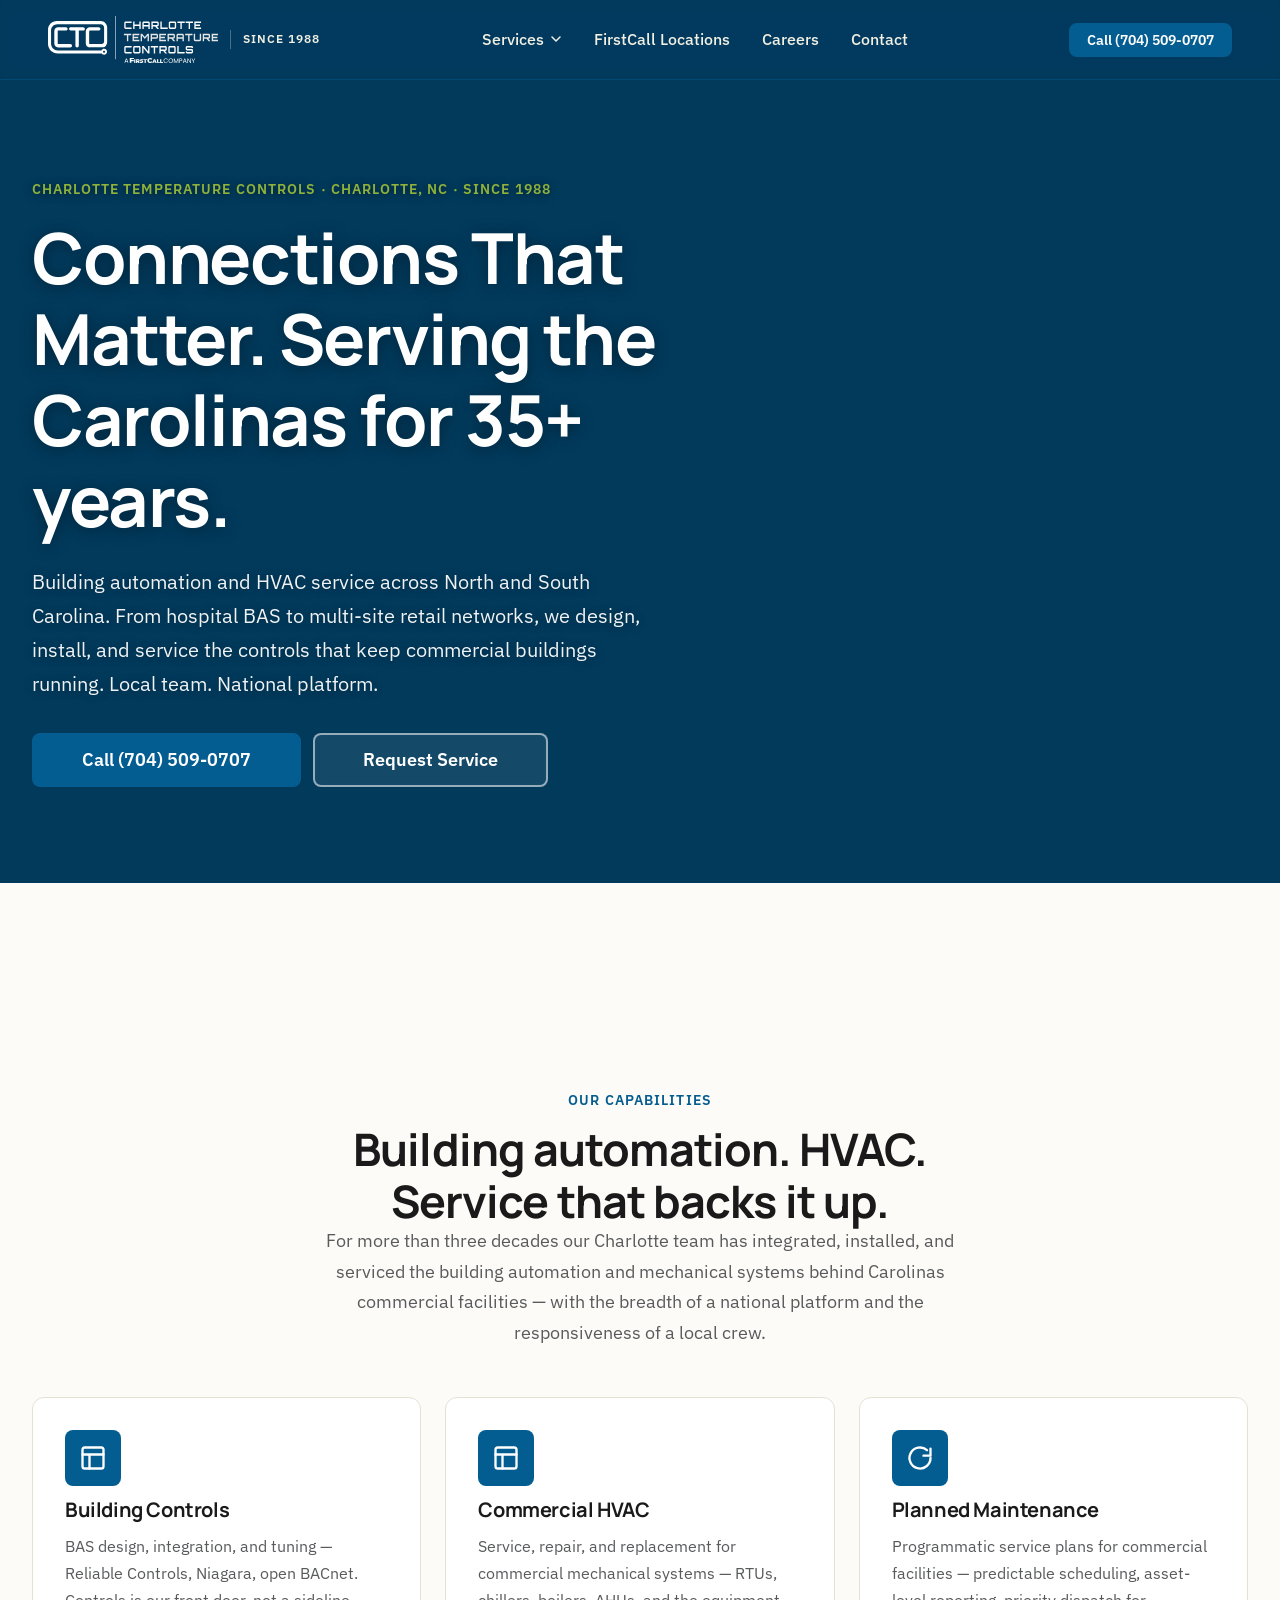
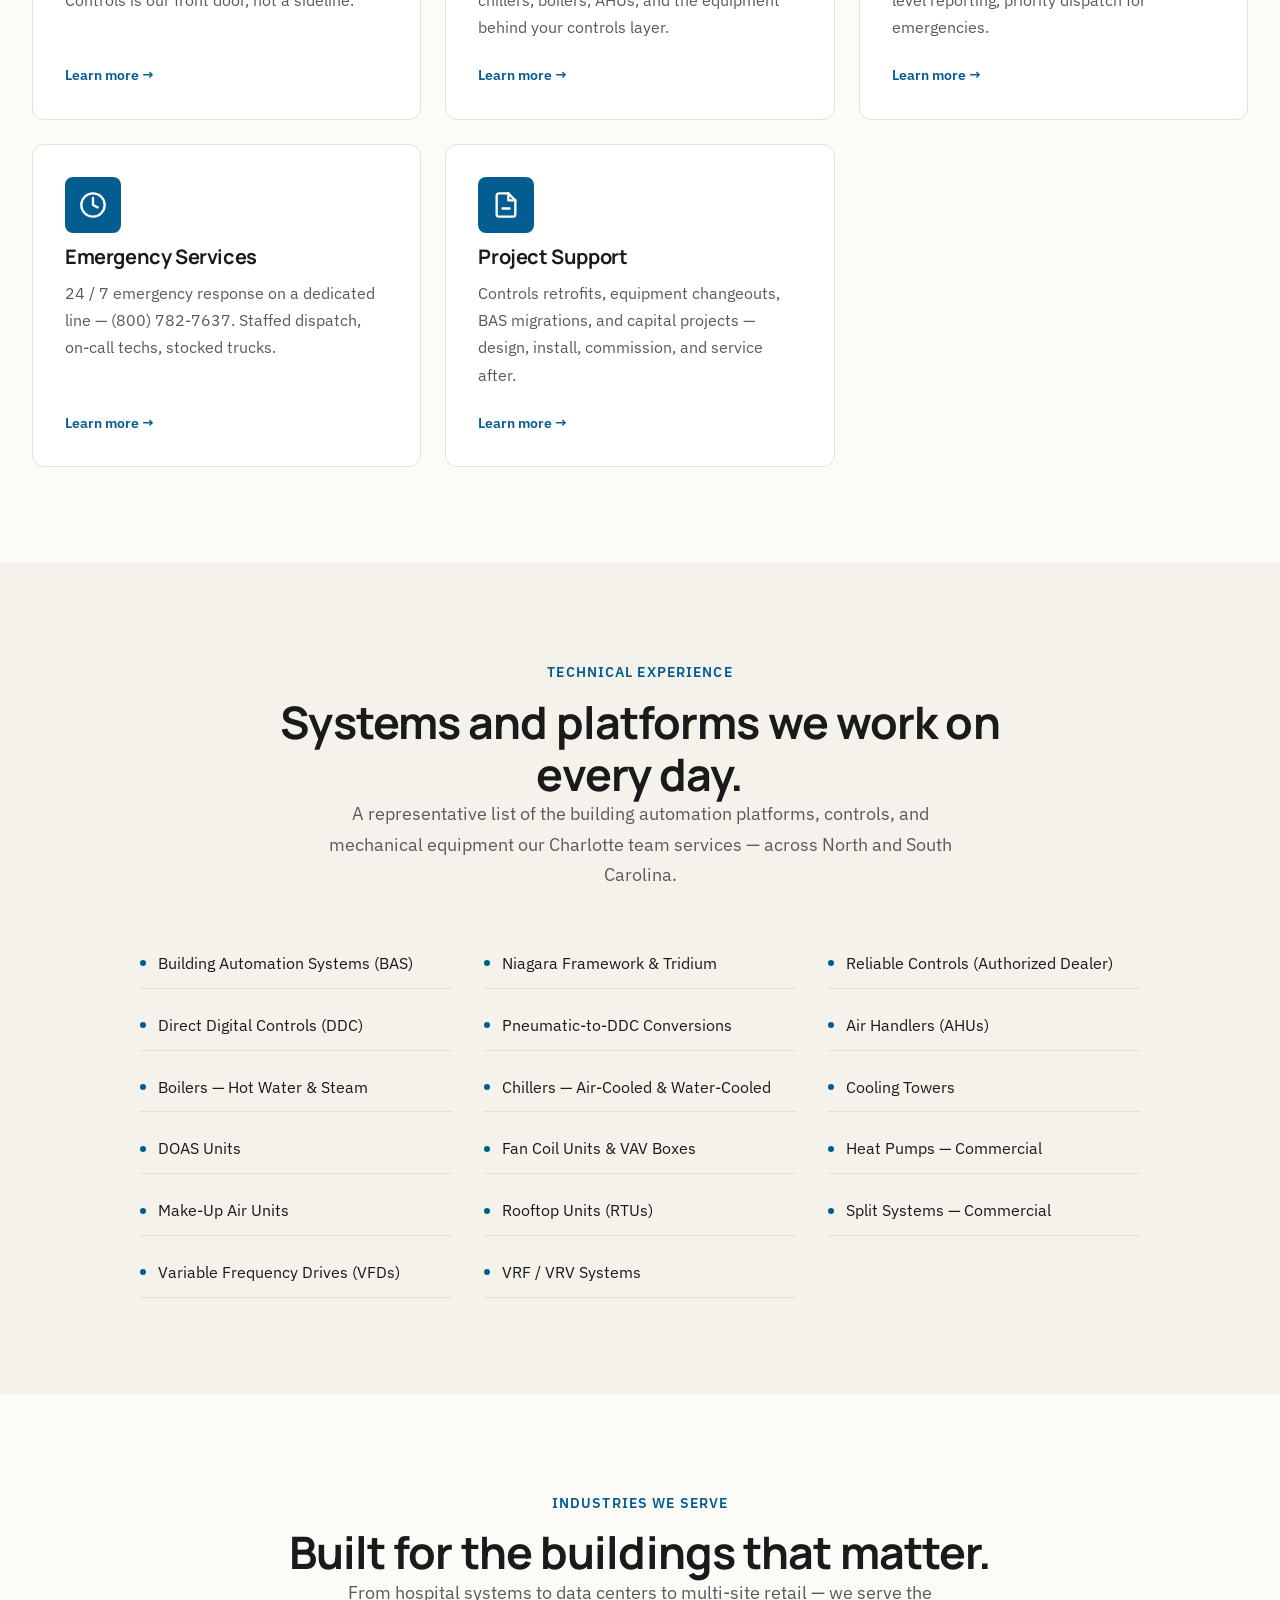
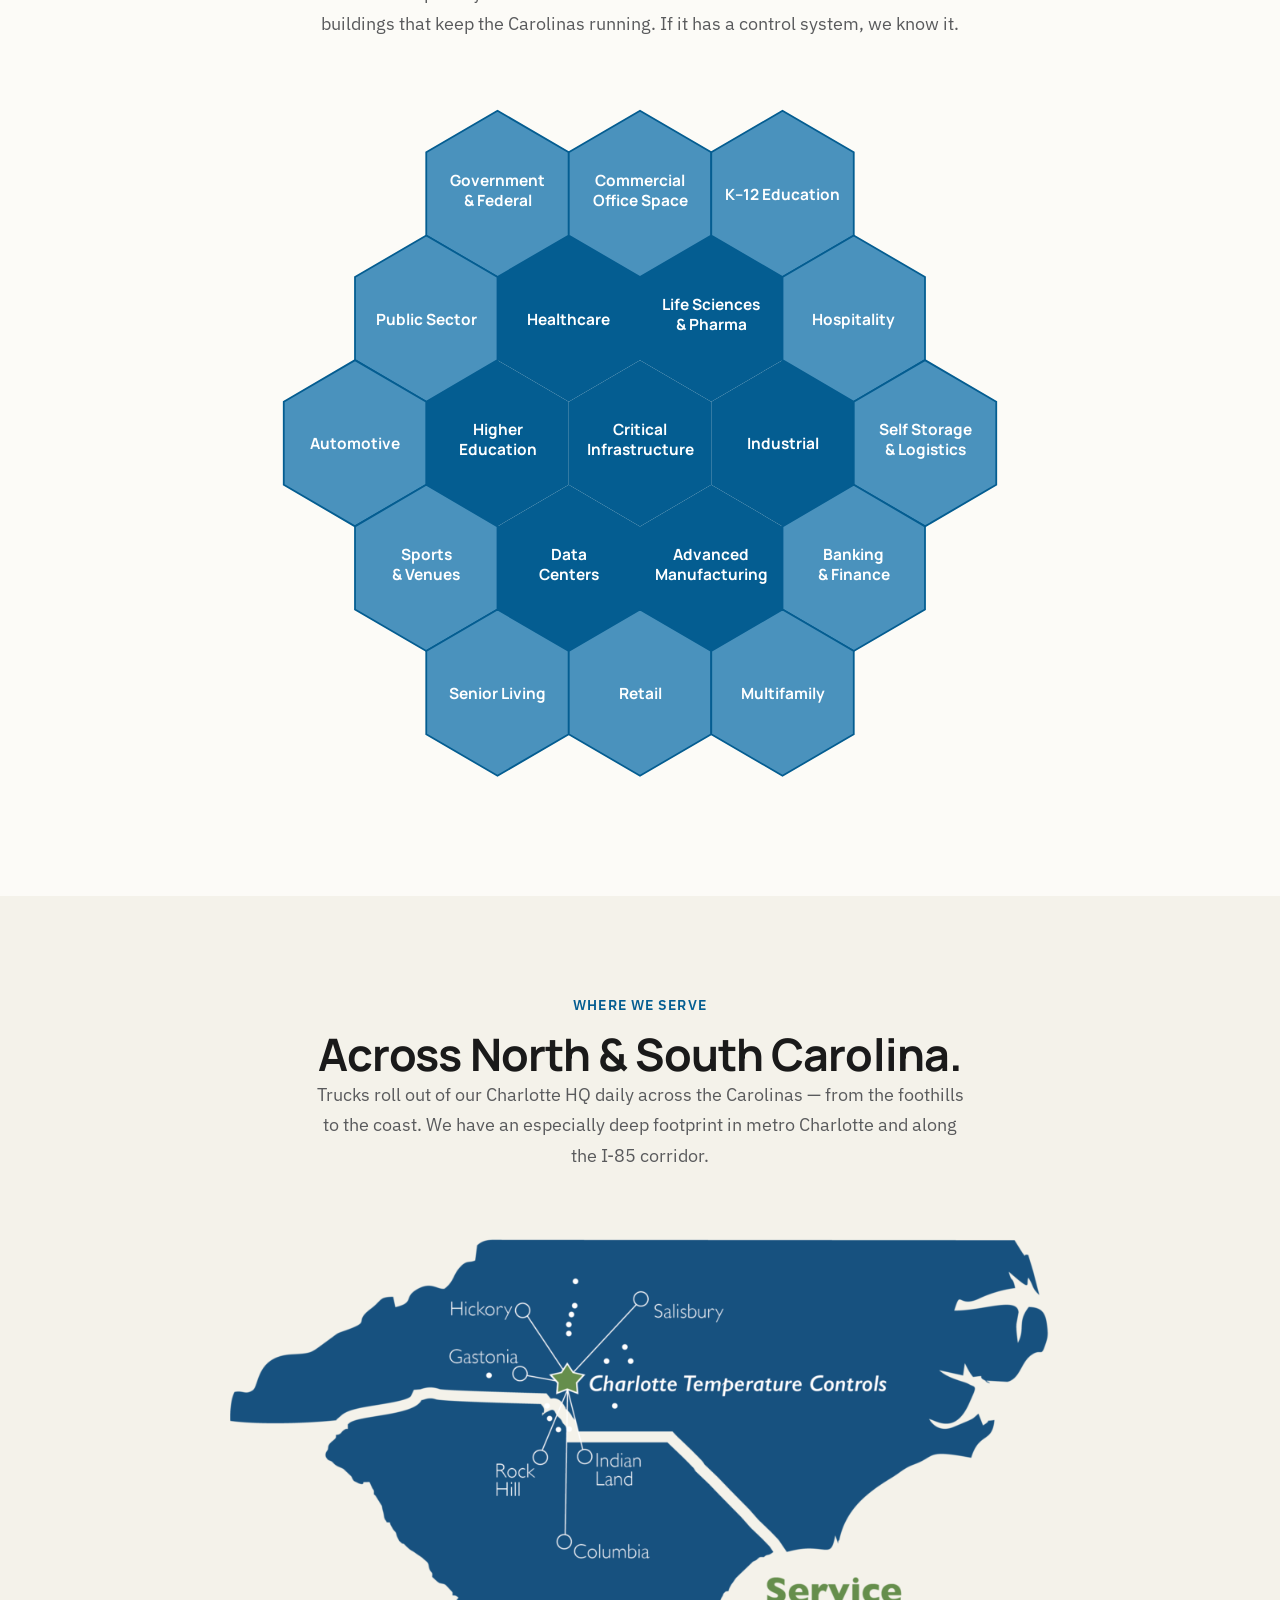
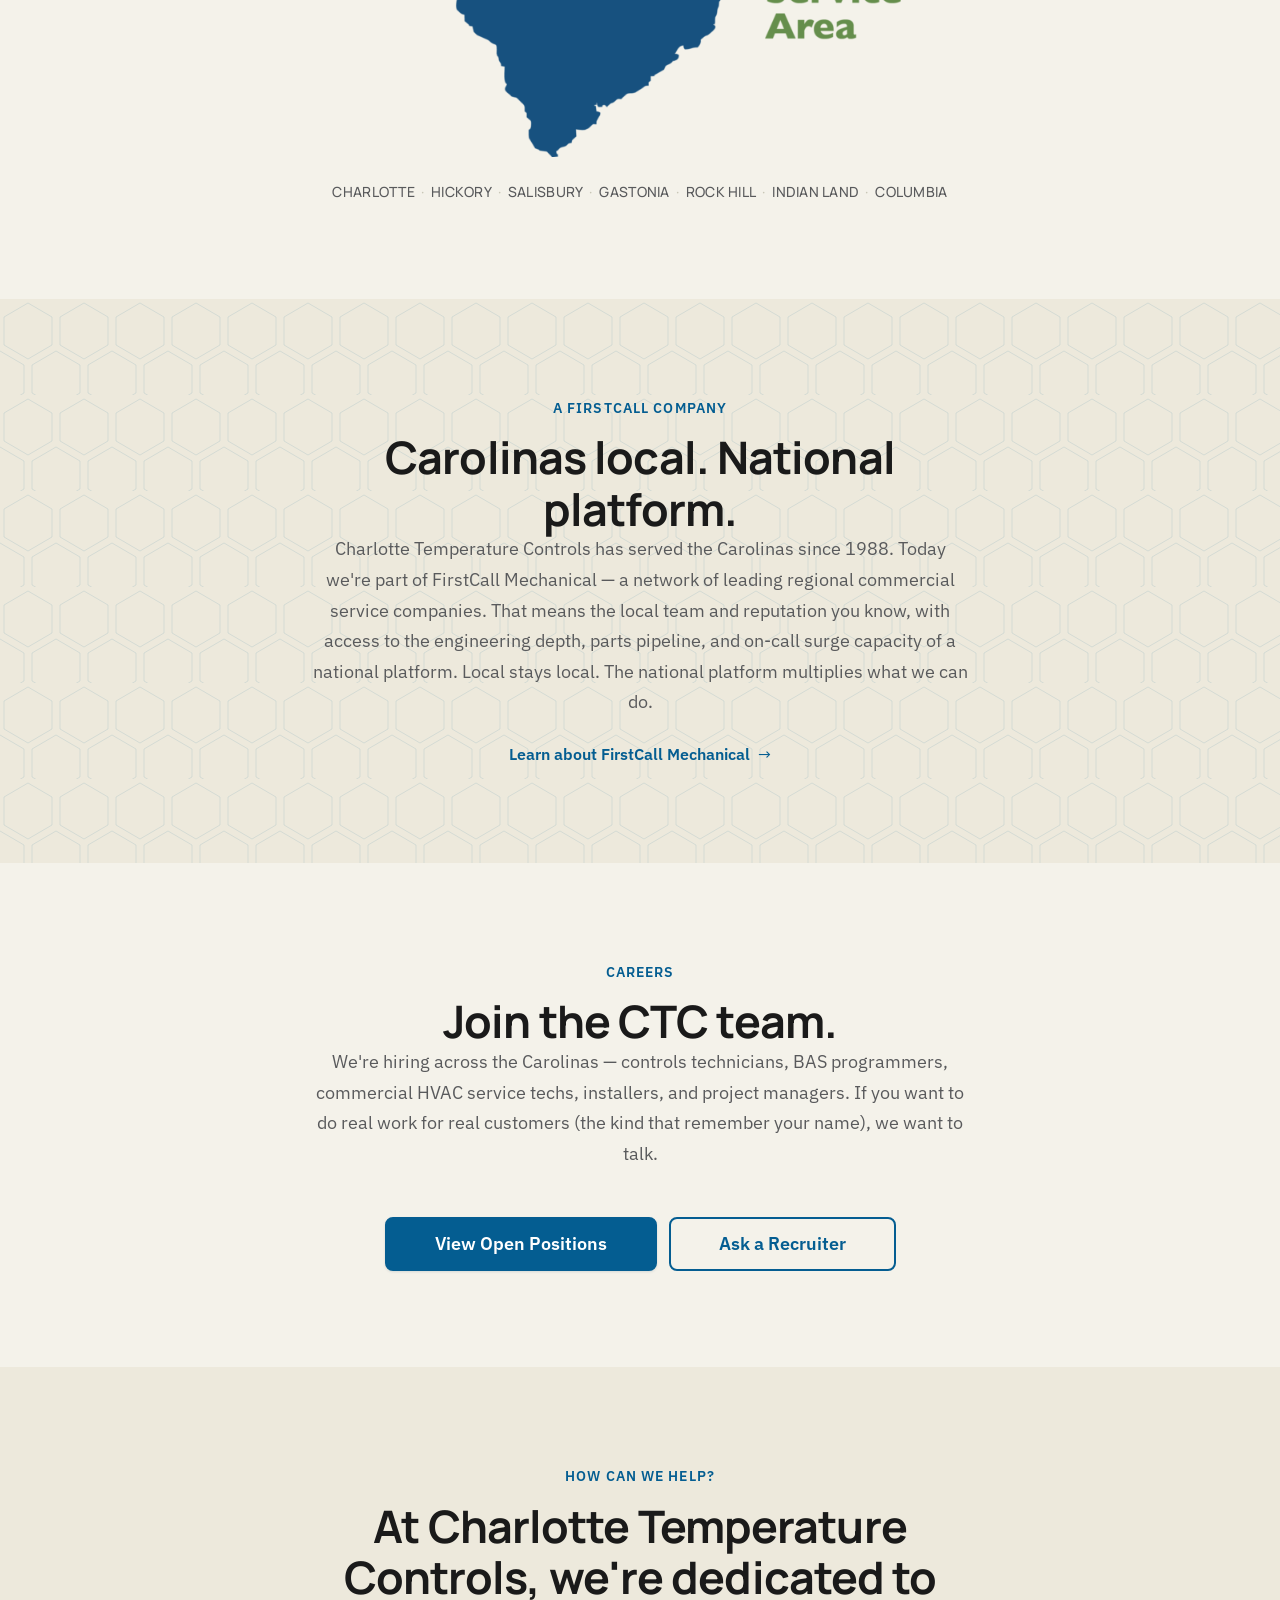
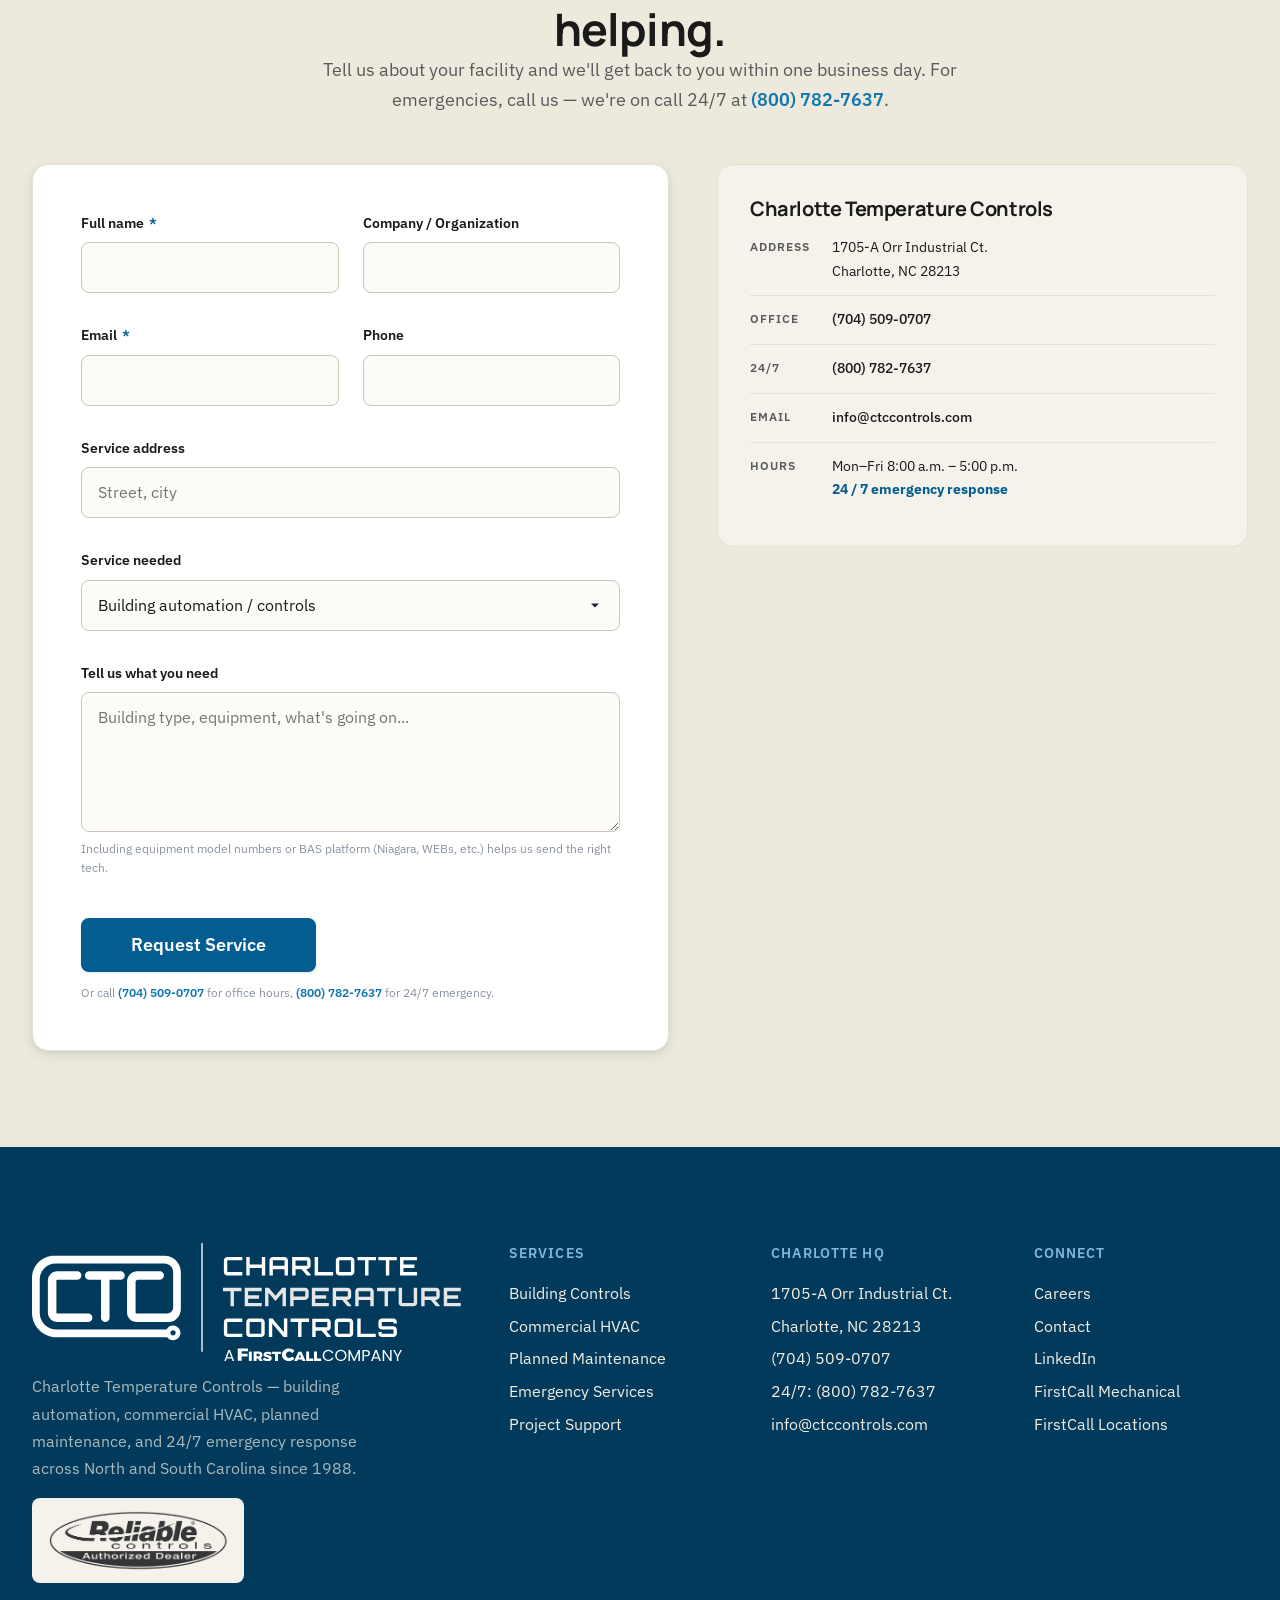
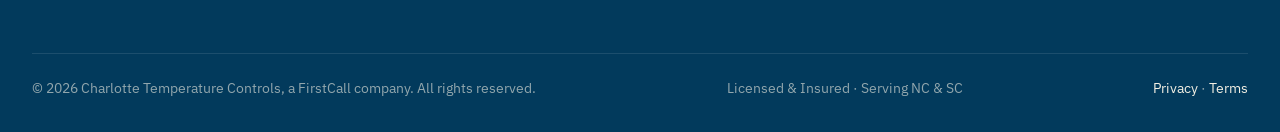
<file: index.html>
<!DOCTYPE html>
<!--
  ============================================================
  CTC Branch Template (single-location variant)
  ============================================================

  Hydrated from config.json at the repo root by
  scripts/build-branches.js. Mirrors the Starnes single-location
  pattern but with CTC's controls/BAS-leaning content. The
  residential service entry is removed (CTC is commercial-only),
  and a small Reliable Controls Authorized Dealer badge sits in
  the footer's brand column.

  Handlebars subset:
    , , [object Object], ,
    , 

  Build directives:
    INLINE_CSS         tokens + base + components + branch
    INLINE_LOGO_WHITE  shared/img/logos/ctc-hero-white.svg
    INLINE_BRANCH_JS   shared/js/site.js
  ============================================================
-->
<html lang="en">
<head>
  <meta charset="UTF-8" />
  <meta name="viewport" content="width=device-width, initial-scale=1.0" />
  <title>Charlotte Temperature Controls</title>
  <meta name="description" content="Charlotte Temperature Controls — building automation, commercial HVAC, planned maintenance, 24/7 emergency service, and project support across North and South Carolina. Reliable Controls Authorized Dealer. Charlotte, NC. Since 1988." />

  <meta property="og:type" content="website" />
  <meta property="og:title" content="Charlotte Temperature Controls" />
  <meta property="og:description" content="Building automation and HVAC service across the Carolinas since 1988." />
  <meta property="og:url" content="https://ctccontrols.com" />

  <link rel="icon" type="image/svg+xml" href="shared/img/logos/ctc-favicon.svg" />

  <link rel="preconnect" href="https://fonts.googleapis.com" />
  <link rel="preconnect" href="https://fonts.gstatic.com" crossorigin />
  <link href="https://fonts.googleapis.com/css2?family=Manrope:wght@400;500;600;700;800&family=IBM+Plex+Sans:wght@300;400;500;600;700&display=swap" rel="stylesheet" />

  <!-- LocalBusiness JSON-LD for SEO -->
  <script type="application/ld+json">
  {
    "@context": "https://schema.org",
    "@type": "LocalBusiness",
    "name": "Charlotte Temperature Controls",
    "image": "",
    "telephone": "+17045090707",
    "email": "info@ctccontrols.com",
    "url": "https://ctccontrols.com",
    "foundingDate": "1988",
    "address": {
      "@type": "PostalAddress",
      "streetAddress": "1705-A Orr Industrial Ct.",
      "addressLocality": "Charlotte",
      "addressRegion": "NC",
      "postalCode": "28213",
      "addressCountry": "US"
    },
    "geo": {
      "@type": "GeoCoordinates",
      "latitude": 35.2929,
      "longitude": -80.7757
    },
    "openingHours": "Mo-Fr 08:00-17:00",
    "parentOrganization": {
      "@type": "Organization",
      "name": "FirstCall Mechanical",
      "url": "https://firstcallmechanical.com"
    }
  }
  </script>

  <style>
    /* ===== tokens.css ===== */
/* ============================================================
   CTC (Charlotte Temperature Controls) Design Tokens

   Brand palette is built around CTC's own logo colors — a single
   strong corporate blue plus mid-gray and near-black — rather than
   the FirstCall Mechanical green family used by STR / C2H or the
   royal-blue + red used by Starnes. CTC's identity is monochromatic
   (one blue, no contrasting accent), so the design leans into a
   confident single-color system rather than introducing a foreign
   accent hue.

   Logo source colors (CTC NEW LOGO.svg):
     #045D91  brand blue (CTC mark + "Charlotte" / "Controls" wordmark)
     #595A5C  mid gray ("Temperature" wordmark)
     #010101  near-black (descriptor line)

   Complementary choices:
     - A deeper navy (#023A5C) for dark surfaces (header / footer / CTA
       bands). Same hue family as the brand blue, just darker — keeps
       the monochromatic feel.
     - A pale sky tint (#7CB8DC) for eyebrow / soft hover on dark
       surfaces. Lighter sibling of the brand blue.
     - Because CTC has no contrasting accent in the logo, primary CTAs
       and "accent" features use the brand blue itself rather than a
       foreign hue. Focus rings + danger states use a soft amber to
       provide enough contrast against the all-blue UI.
     - Cream page bg (#FCFBF7) kept from the shared template — works
       with any brand palette and gives high contrast for dark text.
   ============================================================ */

:root {
  /* --------------------------------------------------------
     COLOR — Brand: CTC blue (single-color system)
     -------------------------------------------------------- */
  --color-primary:        #045D91;  /* CTC brand blue — logo primary */
  --color-primary-dark:   #023A5C;  /* Deep navy — deeper layer (mobile drawer, etc) */
  --color-primary-mid:    #1276B0;  /* Lifted blue — cards on dark */
  --color-primary-soft:   #7CB8DC;  /* Pale sky — borders, soft fills */

  /* Secondary — logo gray. Pairs with the brand blue without competing
     with it. Reserved for subtle accents (eyebrows on light surfaces,
     muted text, secondary CTAs). Also exposed as --color-text-muted
     for body copy below. */
  --color-secondary:      #595A5C;  /* Logo gray — "TEMPERATURE" wordmark */
  --color-secondary-dark: #3D3E40;  /* Darker gray for hover states */
  --color-secondary-soft: #BCBDBE;  /* Pale gray for borders / dividers */

  /* Map green — pulled from the CTC service-area graphic ("Service Area"
     label + Charlotte HQ star). Used for the hero eyebrow so it picks
     up on the brand's existing third color and pops against the
     navy-blue hero video. */
  --color-map-green:      #8FB23B;  /* Sage map green — service-area graphic */

  /* Accent — CTC has no contrasting accent in the logo, so we lean
     into the brand blue itself. CTAs use --color-primary directly.
     --color-accent maps to the same blue so any template code that
     references the accent token keeps brand consistency. */
  --color-accent:         #045D91;  /* Brand blue — primary CTAs */
  --color-accent-dark:    #023A5C;  /* Hover state — navy */
  --color-accent-light:   #7CB8DC;  /* Sky blue — eyebrows + hover on dark
                                       (same hue family as primary — keeps
                                       the monochromatic identity intact) */

  /* --------------------------------------------------------
     COLOR — Surfaces (cream content, navy brackets)
     -------------------------------------------------------- */
  --color-bg:             #FCFBF7;  /* warm cream page bg */
  --color-bg-soft:        #F4F2EA;  /* alt section bands */
  --color-bg-section:     #EDE9DC;  /* tinted bands */
  --color-bg-dark:        #023A5C;  /* deepest — footer + CTA bands */
  --color-bg-card:        #FFFFFF;  /* lifted cards */

  --color-text:           #1A1A1A;  /* matches CTC logo near-black */
  --color-text-muted:     #595A5C;  /* secondary copy — matches logo gray */
  --color-text-light:     #8A93A1;  /* tertiary, meta */
  --color-text-on-dark:   #F2EFE3;  /* warm cream on dark surfaces */
  --color-text-on-primary:#FFFFFF;

  --color-border:         #E5E1D2;
  --color-border-strong:  #C9C7B7;
  --color-border-dark:    #023A5C;

  /* --------------------------------------------------------
     INDUSTRIES-GRID TIER TOKENS
     Recolored to the CTC blue family — single-hue gradient
     across the three tiers.
     -------------------------------------------------------- */
  --fc-tier-1:        #045D91;   /* Specialty Focus — CTC brand blue */
  --fc-tier-2:        #4A92BD;   /* Deep Expertise — mid blue */
  --fc-tier-3:        #BFD9EA;   /* Trusted Partner — pale blue */
  --fc-text-light:    #FFFFFF;
  --fc-text-dark:     #045D91;

  /* --------------------------------------------------------
     COLOR — Semantic
     -------------------------------------------------------- */
  --color-success:        #16A34A;
  --color-warning:        #B8861A;
  --color-danger:         #B45309;  /* amber — gives contrast against the
                                       all-blue UI; pure red would clash */
  --color-info:           #7CB8DC;

  /* --------------------------------------------------------
     TYPOGRAPHY — unchanged from STR/C2H/Starnes
     -------------------------------------------------------- */
  --font-display: "Manrope", system-ui, -apple-system, "Segoe UI", sans-serif;
  --font-body:    "IBM Plex Sans", system-ui, -apple-system, "Segoe UI", sans-serif;
  --font-mono:    "IBM Plex Mono", ui-monospace, "SF Mono", Menlo, monospace;

  --text-xs:    0.75rem;
  --text-sm:    0.875rem;
  --text-base:  1rem;
  --text-lg:    1.125rem;
  --text-xl:    1.25rem;
  --text-2xl:   1.5rem;
  --text-3xl:   1.875rem;
  --text-4xl:   2.25rem;
  --text-5xl:   3rem;
  --text-6xl:   3.75rem;
  --text-7xl:   4.5rem;

  --weight-regular:  400;
  --weight-medium:   500;
  --weight-semibold: 600;
  --weight-bold:     700;
  --weight-extrabold:800;

  --leading-tight:   1.15;
  --leading-snug:    1.3;
  --leading-normal:  1.55;
  --leading-relaxed: 1.7;

  --tracking-tight:  -0.02em;
  --tracking-normal: 0;
  --tracking-wide:   0.02em;
  --tracking-caps:   0.08em;

  /* SPACING — unchanged */
  --space-1:   0.25rem;
  --space-2:   0.5rem;
  --space-3:   0.75rem;
  --space-4:   1rem;
  --space-5:   1.5rem;
  --space-6:   2rem;
  --space-7:   3rem;
  --space-8:   4rem;
  --space-9:   6rem;
  --space-10:  8rem;
  --space-11: 10rem;

  /* LAYOUT — unchanged */
  --container-sm:  640px;
  --container-md:  768px;
  --container-lg: 1024px;
  --container-xl: 1280px;
  --container-2xl: 1600px;
  --container-content: 1440px;

  --header-height: 80px;
  --header-height-mobile: 64px;
  --pad-x: clamp(1.25rem, 4vw, 3rem);

  /* RADII */
  --radius-none: 0;
  --radius-sm:   4px;
  --radius-md:   8px;
  --radius-lg:   12px;
  --radius-xl:   16px;
  --radius-2xl:  24px;
  --radius-pill: 999px;

  /* SHADOWS — tinted to CTC navy family */
  --shadow-xs: 0 1px 2px rgba(2, 58, 92, 0.05);
  --shadow-sm: 0 1px 3px rgba(2, 58, 92, 0.08), 0 1px 2px rgba(2, 58, 92, 0.05);
  --shadow-md: 0 4px 12px rgba(2, 58, 92, 0.10), 0 2px 4px rgba(2, 58, 92, 0.05);
  --shadow-lg: 0 12px 32px rgba(2, 58, 92, 0.12), 0 4px 8px rgba(2, 58, 92, 0.05);
  --shadow-xl: 0 24px 48px rgba(2, 58, 92, 0.16), 0 8px 16px rgba(2, 58, 92, 0.07);

  /* MOTION */
  --ease-out:     cubic-bezier(0.16, 1, 0.3, 1);
  --ease-in-out:  cubic-bezier(0.4, 0, 0.2, 1);
  --duration-fast:   150ms;
  --duration-base:   200ms;
  --duration-slow:   320ms;

  /* Z-INDEX */
  --z-base:     1;
  --z-dropdown: 100;
  --z-sticky:   200;
  --z-header:   300;
  --z-overlay:  400;
  --z-modal:    500;
  --z-toast:    600;
}

/* Focus ring uses brand blue at 35% alpha — keeps the monochromatic
   identity (Starnes used red here because its logo carried red). */
:root {
  --focus-ring: 0 0 0 3px rgba(4, 93, 145, 0.35);
}


/* ===== base.css ===== */
/* ============================================================
   FirstCall Base — resets, typography defaults, utilities
   Depends on tokens.css being loaded first.
   ============================================================ */

/* ---------- Modern reset ---------- */
*, *::before, *::after { box-sizing: border-box; }

* { margin: 0; }

html {
  -webkit-text-size-adjust: 100%;
  text-size-adjust: 100%;
  scroll-behavior: smooth;
}

body {
  min-height: 100vh;
  font-family: var(--font-body);
  font-size: var(--text-base);
  line-height: var(--leading-normal);
  color: var(--color-text);
  background: var(--color-bg);
  -webkit-font-smoothing: antialiased;
  -moz-osx-font-smoothing: grayscale;
  text-rendering: optimizeLegibility;
}

img, svg, video, canvas, picture {
  display: block;
  max-width: 100%;
  height: auto;
}

button, input, select, textarea {
  font: inherit;
  color: inherit;
}

button {
  background: none;
  border: none;
  cursor: pointer;
}

a {
  color: var(--color-primary-mid);
  text-decoration: none;
  transition: color var(--duration-base) var(--ease-out);
}

a:hover {
  color: var(--color-primary);
}

a:focus-visible,
button:focus-visible,
input:focus-visible,
select:focus-visible,
textarea:focus-visible,
[tabindex]:focus-visible {
  outline: none;
  box-shadow: var(--focus-ring);
  border-radius: var(--radius-sm);
}

ul, ol { padding-left: 1.25em; }
ul[role="list"], ol[role="list"] { list-style: none; padding: 0; }

/* ---------- Typography ---------- */

h1, h2, h3, h4, h5, h6 {
  font-family: var(--font-display);
  font-weight: var(--weight-bold);
  line-height: var(--leading-tight);
  letter-spacing: var(--tracking-tight);
  color: var(--color-text);
}

h1, .h1 {
  font-size: clamp(2.25rem, 4.5vw, var(--text-6xl));
  font-weight: var(--weight-bold);
}

h2, .h2 {
  font-size: clamp(1.875rem, 3.5vw, var(--text-5xl));
}

h3, .h3 {
  font-size: clamp(1.5rem, 2.5vw, var(--text-4xl));
}

h4, .h4 {
  font-size: var(--text-2xl);
  letter-spacing: var(--tracking-normal);
}

h5, .h5 {
  font-size: var(--text-xl);
  font-weight: var(--weight-semibold);
  letter-spacing: var(--tracking-normal);
}

h6, .h6 {
  font-size: var(--text-base);
  font-weight: var(--weight-semibold);
  text-transform: uppercase;
  letter-spacing: var(--tracking-caps);
  color: var(--color-text-muted);
}

p {
  line-height: var(--leading-normal);
  color: var(--color-text);
}

.lead {
  font-size: var(--text-lg);
  line-height: var(--leading-relaxed);
  color: var(--color-text-muted);
  max-width: 60ch;
}

.eyebrow {
  display: inline-block;
  font-family: var(--font-body);
  font-size: var(--text-sm);
  font-weight: var(--weight-semibold);
  text-transform: uppercase;
  letter-spacing: var(--tracking-caps);
  color: var(--color-accent);
  margin-bottom: var(--space-3);
}

small, .text-small { font-size: var(--text-sm); }
.text-xs { font-size: var(--text-xs); }
.text-muted { color: var(--color-text-muted); }
.text-light { color: var(--color-text-light); }

/* ---------- Layout utilities ---------- */

.container {
  width: 100%;
  max-width: var(--container-content);
  margin-inline: auto;
  padding-inline: var(--space-5);
}

.container-narrow {
  max-width: 800px;
  margin-inline: auto;
  padding-inline: var(--space-5);
}

.container-wide {
  width: 100%;
  max-width: var(--container-2xl);
  margin-inline: auto;
  padding-inline: var(--space-5);
}

@media (min-width: 768px) {
  .container, .container-narrow, .container-wide {
    padding-inline: var(--space-6);
  }
}

/* Section spacing */
.section {
  padding-block: var(--space-9);
}

.section-tight {
  padding-block: var(--space-7);
}

.section-loose {
  padding-block: var(--space-10);
}

@media (max-width: 767px) {
  .section { padding-block: var(--space-7); }
  .section-loose { padding-block: var(--space-8); }
}

.section--soft { background: var(--color-bg-soft); }
.section--tinted { background: var(--color-bg-section); }
.section--primary { background: var(--color-primary); color: var(--color-text-on-primary); }
.section--dark { background: var(--color-bg-dark); color: var(--color-text-on-dark); }

.section--primary h1, .section--primary h2, .section--primary h3,
.section--primary h4, .section--primary h5, .section--primary h6,
.section--dark h1, .section--dark h2, .section--dark h3,
.section--dark h4, .section--dark h5, .section--dark h6 {
  color: inherit;
}

.section--primary .eyebrow,
.section--dark .eyebrow {
  color: var(--color-accent-light);
}

/* Flex / grid helpers */
.stack > * + * { margin-top: var(--space-4); }
.stack-sm > * + * { margin-top: var(--space-2); }
.stack-lg > * + * { margin-top: var(--space-6); }
.stack-xl > * + * { margin-top: var(--space-7); }

.row {
  display: flex;
  flex-wrap: wrap;
  gap: var(--space-5);
}

.row--between { justify-content: space-between; }
.row--center  { align-items: center; }

.grid {
  display: grid;
  gap: var(--space-6);
}

.grid-2 { grid-template-columns: repeat(2, 1fr); }
.grid-3 { grid-template-columns: repeat(3, 1fr); }
.grid-4 { grid-template-columns: repeat(4, 1fr); }
.grid-6 { grid-template-columns: repeat(6, 1fr); }

@media (max-width: 1023px) {
  .grid-3, .grid-4 { grid-template-columns: repeat(2, 1fr); }
  .grid-6 { grid-template-columns: repeat(3, 1fr); }
}
@media (max-width: 639px) {
  .grid-2, .grid-3, .grid-4, .grid-6 { grid-template-columns: 1fr; }
}

/* Text alignment */
.text-center { text-align: center; }
.text-left   { text-align: left; }
.text-right  { text-align: right; }

/* Display */
.hidden { display: none !important; }

@media (max-width: 767px) {
  .hide-mobile { display: none !important; }
}
@media (min-width: 768px) {
  .show-mobile { display: none !important; }
}

/* Skip-to-content for accessibility */
.skip-link {
  position: absolute;
  top: -100px;
  left: var(--space-4);
  padding: var(--space-3) var(--space-5);
  background: var(--color-primary);
  color: var(--color-text-on-primary);
  border-radius: var(--radius-md);
  font-weight: var(--weight-semibold);
  z-index: var(--z-toast);
  transition: top var(--duration-base) var(--ease-out);
}

.skip-link:focus {
  top: var(--space-4);
}

/* Selection */
::selection {
  background: var(--color-accent);
  color: #fff;
}

/* Reduced motion */
@media (prefers-reduced-motion: reduce) {
  *, *::before, *::after {
    animation-duration: 0.01ms !important;
    animation-iteration-count: 1 !important;
    transition-duration: 0.01ms !important;
    scroll-behavior: auto !important;
  }
}


/* ===== components.css ===== */
/* ============================================================
   FirstCall Components — buttons, cards, forms, nav, footer,
   badges, callouts, photo strip, capabilities grid.
   Depends on tokens.css and base.css.
   ============================================================ */

/* ============================================================
   BUTTONS
   ============================================================ */

.btn {
  display: inline-flex;
  align-items: center;
  justify-content: center;
  gap: var(--space-2);
  padding: var(--space-3) var(--space-6);
  font-family: var(--font-body);
  font-size: var(--text-base);
  font-weight: var(--weight-semibold);
  letter-spacing: var(--tracking-normal);
  line-height: 1;
  border: 2px solid transparent;
  border-radius: var(--radius-md);
  cursor: pointer;
  text-decoration: none;
  transition:
    background-color var(--duration-base) var(--ease-out),
    border-color var(--duration-base) var(--ease-out),
    color var(--duration-base) var(--ease-out),
    transform var(--duration-fast) var(--ease-out),
    box-shadow var(--duration-base) var(--ease-out);
  white-space: nowrap;
}

.btn:active { transform: translateY(1px); }

.btn--primary {
  background: var(--color-accent);
  color: #fff;
  border-color: var(--color-accent);
  box-shadow: var(--shadow-sm);
}
.btn--primary:hover {
  background: var(--color-accent-dark);
  border-color: var(--color-accent-dark);
  color: #fff;
  box-shadow: var(--shadow-md);
}

.btn--secondary {
  background: var(--color-primary);
  color: #fff;
  border-color: var(--color-primary);
}
.btn--secondary:hover {
  background: var(--color-primary-dark);
  border-color: var(--color-primary-dark);
  color: #fff;
}

.btn--outline {
  background: transparent;
  color: var(--color-primary);
  border-color: var(--color-primary);
}
.btn--outline:hover {
  background: var(--color-primary);
  color: #fff;
}

.btn--ghost {
  background: transparent;
  color: var(--color-primary);
  border-color: transparent;
}
.btn--ghost:hover {
  background: var(--color-bg-section);
  color: var(--color-primary-dark);
}

.btn--on-dark {
  background: #fff;
  color: var(--color-primary);
  border-color: #fff;
}
.btn--on-dark:hover {
  background: var(--color-bg-section);
  color: var(--color-primary-dark);
}

.btn--outline-on-dark {
  background: transparent;
  color: #fff;
  border-color: rgba(255,255,255,0.4);
}
.btn--outline-on-dark:hover {
  background: rgba(255,255,255,0.1);
  border-color: #fff;
  color: #fff;
}

/* Size variants */
.btn--sm { padding: var(--space-2) var(--space-4); font-size: var(--text-sm); }
.btn--lg { padding: var(--space-4) var(--space-7); font-size: var(--text-lg); }
.btn--full { width: 100%; }

/* Inline-link arrow button (used a lot on ServiceLogic-style sites) */
.link-arrow {
  display: inline-flex;
  align-items: center;
  gap: var(--space-2);
  font-weight: var(--weight-semibold);
  color: var(--color-primary);
  text-decoration: none;
  transition: gap var(--duration-base) var(--ease-out), color var(--duration-base) var(--ease-out);
}

.link-arrow::after {
  content: "→";
  transition: transform var(--duration-base) var(--ease-out);
  font-weight: var(--weight-regular);
}

.link-arrow:hover {
  color: var(--color-accent);
  gap: var(--space-3);
}

.link-arrow:hover::after { transform: translateX(2px); }

.link-arrow--on-dark { color: var(--color-accent-light); }
.link-arrow--on-dark:hover { color: #fff; }

/* ============================================================
   CARDS
   ============================================================ */

.card {
  background: var(--color-bg);
  border: 1px solid var(--color-border);
  border-radius: var(--radius-lg);
  padding: var(--space-6);
  transition:
    border-color var(--duration-base) var(--ease-out),
    box-shadow var(--duration-base) var(--ease-out),
    transform var(--duration-base) var(--ease-out);
}

.card--hover:hover {
  border-color: var(--color-border-strong);
  box-shadow: var(--shadow-lg);
  transform: translateY(-2px);
}

.card--feature {
  display: flex;
  flex-direction: column;
  gap: var(--space-4);
}

.card--feature .card__icon {
  width: 56px;
  height: 56px;
  display: inline-flex;
  align-items: center;
  justify-content: center;
  background: var(--color-bg-section);
  color: var(--color-primary);
  border-radius: var(--radius-md);
}

.card--feature .card__icon svg { width: 28px; height: 28px; }

.card__title {
  font-family: var(--font-display);
  font-size: var(--text-xl);
  font-weight: var(--weight-bold);
  letter-spacing: var(--tracking-tight);
  color: var(--color-text);
}

.card__body {
  color: var(--color-text-muted);
  line-height: var(--leading-relaxed);
}

/* Branch quick-card (used on parent homepage) */
.branch-card {
  background: var(--color-bg);
  border: 1px solid var(--color-border);
  border-radius: var(--radius-lg);
  padding: var(--space-6);
  display: flex;
  flex-direction: column;
  gap: var(--space-3);
  transition:
    border-color var(--duration-base) var(--ease-out),
    box-shadow var(--duration-base) var(--ease-out),
    transform var(--duration-base) var(--ease-out);
}

.branch-card:hover {
  border-color: var(--color-primary-mid);
  box-shadow: var(--shadow-lg);
  transform: translateY(-2px);
}

.branch-card__location {
  font-family: var(--font-body);
  font-size: var(--text-sm);
  font-weight: var(--weight-semibold);
  text-transform: uppercase;
  letter-spacing: var(--tracking-caps);
  color: var(--color-accent);
}

.branch-card__name {
  font-family: var(--font-display);
  font-size: var(--text-2xl);
  font-weight: var(--weight-bold);
  letter-spacing: var(--tracking-tight);
}

.branch-card__phone {
  font-size: var(--text-lg);
  font-weight: var(--weight-medium);
  color: var(--color-text);
}

.branch-card__phone a { color: inherit; }
.branch-card__phone a:hover { color: var(--color-primary); }

/* ============================================================
   FORMS
   ============================================================ */

.form-field {
  display: flex;
  flex-direction: column;
  gap: var(--space-2);
  margin-bottom: var(--space-4);
}

.form-label {
  font-family: var(--font-body);
  font-size: var(--text-sm);
  font-weight: var(--weight-semibold);
  color: var(--color-text);
}

.form-label .required {
  color: var(--color-accent);
  margin-left: 2px;
}

.form-input,
.form-textarea,
.form-select {
  width: 100%;
  padding: var(--space-3) var(--space-4);
  font-family: var(--font-body);
  font-size: var(--text-base);
  color: var(--color-text);
  background: var(--color-bg);
  border: 1.5px solid var(--color-border);
  border-radius: var(--radius-md);
  transition: border-color var(--duration-base) var(--ease-out), background var(--duration-base) var(--ease-out);
}

.form-input:hover,
.form-textarea:hover,
.form-select:hover {
  border-color: var(--color-border-strong);
}

.form-input:focus,
.form-textarea:focus,
.form-select:focus {
  outline: none;
  border-color: var(--color-primary-mid);
  box-shadow: 0 0 0 3px rgba(220, 38, 38, 0.15);
}

.form-textarea {
  min-height: 140px;
  resize: vertical;
  line-height: var(--leading-normal);
}

.form-select {
  appearance: none;
  background-image: url("data:image/svg+xml;utf8,<svg xmlns='http://www.w3.org/2000/svg' viewBox='0 0 20 20' fill='%231A2421'><path d='M5 8l5 5 5-5z'/></svg>");
  background-repeat: no-repeat;
  background-position: right var(--space-4) center;
  background-size: 16px;
  padding-right: var(--space-7);
}

.form-help {
  font-size: var(--text-xs);
  color: var(--color-text-light);
}

.form-error {
  font-size: var(--text-xs);
  color: var(--color-danger);
  font-weight: var(--weight-medium);
}

.form-input--error,
.form-textarea--error,
.form-select--error {
  border-color: var(--color-danger);
}

/* Checkbox / radio */
.form-checkbox,
.form-radio {
  display: flex;
  gap: var(--space-3);
  align-items: flex-start;
  cursor: pointer;
  font-size: var(--text-sm);
}

.form-checkbox input,
.form-radio input {
  margin-top: 2px;
  accent-color: var(--color-primary);
  width: 18px;
  height: 18px;
}

/* ============================================================
   HEADER / NAV  (Columbus-style: dark green bar over cream page)
   ============================================================ */

.site-header {
  position: sticky;
  top: 0;
  z-index: var(--z-header);
  /* CTC deep navy (#023A5C — same as the footer). Harmonizes header + footer
     into a single "navy bracket" around the cream content. The brighter logo
     blue (#045D91) is reserved for accents (eyebrows, highlights, hover). */
  background: rgba(2, 58, 92, 0.92);
  backdrop-filter: saturate(180%) blur(10px);
  -webkit-backdrop-filter: saturate(180%) blur(10px);
  /* Border tinted to the brighter brand blue at low alpha — a hairline accent
     between header and content. */
  border-bottom: 1px solid rgba(4, 93, 145, 0.45);
  height: var(--header-height);
  display: flex;
  align-items: center;
  transition: box-shadow var(--duration-base) var(--ease-out), background var(--duration-base) var(--ease-out);
}

.site-header.is-scrolled {
  box-shadow: 0 1px 0 rgba(0,0,0,0.4), var(--shadow-sm);
  background: rgba(2, 58, 92, 0.97);
}

.site-header__inner {
  width: 100%;
  max-width: var(--container-2xl);
  margin-inline: auto;
  padding-inline: var(--pad-x);
  display: flex;
  align-items: center;
  justify-content: space-between;
  gap: var(--space-6);
}

.site-header__logo {
  display: inline-flex;
  align-items: center;
  gap: var(--space-3);
  text-decoration: none;
}

.site-header__logo svg {
  /* 20% larger than the prior 39px. Header stays at --header-height (80px);
     the logo just consumes more of the existing vertical room — no extra
     padding/border was around it, so nothing else needs adjusting. */
  height: 47px;
  width: auto;
  display: block;
}

.site-header__tagline {
  font-family: var(--font-body);
  font-size: var(--text-xs);
  font-weight: var(--weight-semibold);
  text-transform: uppercase;
  letter-spacing: var(--tracking-caps);
  color: var(--color-text-on-dark);
  padding-left: var(--space-3);
  border-left: 1px solid rgba(242, 239, 227, 0.3);
}

@media (max-width: 767px) { .site-header__tagline { display: none; } }

.site-nav {
  display: flex;
  align-items: center;
  gap: var(--space-6);
}

.site-nav__link {
  font-family: var(--font-body);
  font-size: var(--text-base);
  font-weight: var(--weight-medium);
  color: var(--color-text-on-dark);
  text-decoration: none;
  padding: var(--space-2) 0;
  position: relative;
  transition: color var(--duration-base) var(--ease-out);
}

.site-nav__link::after {
  content: "";
  position: absolute;
  left: 0;
  bottom: -4px;
  width: 0;
  height: 2px;
  background: var(--color-accent-light);
  transition: width var(--duration-base) var(--ease-out);
}

.site-nav__link:hover { color: var(--color-accent-light); }

.site-nav__link:hover::after,
.site-nav__link[aria-current="page"]::after {
  width: 100%;
}

.site-nav__link[aria-current="page"] {
  color: var(--color-accent-light);
  font-weight: var(--weight-semibold);
}

/* Nav dropdowns (Services + STR Locations) */
.site-nav__dropdown-wrap { position: relative; }
.site-nav__dropdown-toggle {
  background: none;
  border: none;
  cursor: pointer;
  display: inline-flex;
  align-items: center;
  gap: 6px;
}
.site-nav__caret {
  width: 12px;
  height: 12px;
  transition: transform var(--duration-base) var(--ease-out);
}
.site-nav__dropdown-toggle[aria-expanded="true"] .site-nav__caret { transform: rotate(180deg); }
.site-nav__dropdown {
  position: absolute;
  top: calc(100% + 6px);
  left: -8px;
  min-width: 240px;
  /* Deep navy — matches the header (and footer) it descends from. */
  background: rgba(2, 58, 92, 0.97);
  backdrop-filter: saturate(180%) blur(10px);
  -webkit-backdrop-filter: saturate(180%) blur(10px);
  border: 1px solid rgba(4, 93, 145, 0.45);
  border-radius: var(--radius-md);
  padding: var(--space-2);
  box-shadow: var(--shadow-lg);
  opacity: 0;
  pointer-events: none;
  transform: translateY(-4px);
  transition: opacity var(--duration-base) var(--ease-out), transform var(--duration-base) var(--ease-out);
  z-index: 1;
}
.site-nav__dropdown.is-open {
  opacity: 1;
  pointer-events: auto;
  transform: translateY(0);
}
.site-nav__dropdown-link {
  display: block;
  padding: var(--space-3) var(--space-3);
  color: var(--color-text-on-dark);
  border-radius: var(--radius-sm);
  font-size: var(--text-base);
  font-weight: var(--weight-medium);
  text-decoration: none;
  transition: background var(--duration-base) var(--ease-out), color var(--duration-base) var(--ease-out);
}
.site-nav__dropdown-link:hover,
.site-nav__dropdown-link:focus-visible {
  background: rgba(91, 163, 214, 0.15);
  color: var(--color-accent-light);
}
.site-nav__dropdown-link[aria-current="page"] {
  color: var(--color-accent-light);
  background: rgba(91, 163, 214, 0.1);
}

.site-header__cta {
  display: flex;
  align-items: center;
  gap: var(--space-3);
}

/* Mobile menu toggle */
.menu-toggle {
  display: none;
  width: 44px;
  height: 44px;
  align-items: center;
  justify-content: center;
  border-radius: var(--radius-md);
}

.menu-toggle:hover { background: rgba(242, 239, 227, 0.1); }

.menu-toggle__bars,
.menu-toggle__bars::before,
.menu-toggle__bars::after {
  display: block;
  width: 22px;
  height: 2px;
  background: var(--color-text-on-dark);
  position: relative;
  transition: transform var(--duration-base) var(--ease-out), top var(--duration-base) var(--ease-out);
}

.menu-toggle__bars::before,
.menu-toggle__bars::after {
  content: "";
  position: absolute;
  left: 0;
}

.menu-toggle__bars::before { top: -7px; }
.menu-toggle__bars::after  { top: 7px; }

@media (max-width: 1023px) {
  .menu-toggle { display: inline-flex; }
  .site-nav {
    position: fixed;
    top: var(--header-height);
    left: 0;
    right: 0;
    background: var(--color-primary-dark);
    flex-direction: column;
    align-items: stretch;
    padding: var(--space-5);
    border-bottom: 1px solid var(--color-border);
    box-shadow: var(--shadow-lg);
    transform: translateY(-120%);
    transition: transform var(--duration-slow) var(--ease-out);
    gap: 0;
  }
  .site-nav.is-open { transform: translateY(0); }
  .site-nav__link {
    padding-block: var(--space-4);
    border-bottom: 1px solid rgba(124, 184, 220, 0.4);
    font-size: var(--text-lg);
  }
  .site-nav__link:last-child { border-bottom: none; }
  .site-nav__link::after { display: none; }
  .site-header__cta .btn { display: none; }
  .hide-mobile { display: none !important; }

  /* Mobile dropdowns: full-width toggle + collapsible inline menu */
  .site-nav__dropdown-wrap { width: 100%; }
  .site-nav__dropdown-toggle {
    width: 100%;
    justify-content: space-between;
    padding-block: var(--space-4);
    border-bottom: 1px solid rgba(124, 184, 220, 0.4);
    font-size: var(--text-lg);
    color: var(--color-text-on-dark);
  }
  .site-nav__dropdown {
    position: static;
    opacity: 1;
    pointer-events: auto;
    transform: none;
    background: transparent;
    backdrop-filter: none;
    -webkit-backdrop-filter: none;
    border: none;
    border-radius: 0;
    box-shadow: none;
    padding: 0;
    min-width: 0;
    max-height: 0;
    overflow: hidden;
    transition: max-height var(--duration-slow) var(--ease-out);
  }
  .site-nav__dropdown.is-open { max-height: 400px; }
  .site-nav__dropdown-link {
    padding-block: var(--space-3);
    padding-left: var(--space-5);
    border-bottom: 1px solid rgba(124, 184, 220, 0.25);
    font-size: var(--text-base);
  }
}

/* ============================================================
   FOOTER
   ============================================================ */

.site-footer {
  background: var(--color-bg-dark);
  color: var(--color-text-on-dark);
  padding-block: var(--space-9) var(--space-6);
}

.site-footer a { color: var(--color-text-on-dark); text-decoration: none; }
.site-footer a:hover { color: var(--color-accent-light); }

.site-footer__grid {
  display: grid;
  grid-template-columns: 2fr 1fr 1fr 1fr;
  gap: var(--space-7);
  margin-bottom: var(--space-8);
}

@media (max-width: 1023px) {
  .site-footer__grid { grid-template-columns: 1fr 1fr; }
}
@media (max-width: 639px) {
  .site-footer__grid { grid-template-columns: 1fr; }
}

.site-footer__heading {
  font-family: var(--font-body);
  font-size: var(--text-sm);
  font-weight: var(--weight-semibold);
  text-transform: uppercase;
  letter-spacing: var(--tracking-caps);
  color: var(--color-accent-light);
  margin-bottom: var(--space-4);
}

.site-footer__list { list-style: none; padding: 0; display: flex; flex-direction: column; gap: var(--space-2); }
.site-footer__list a { font-size: var(--text-base); }

.site-footer__brand p {
  color: rgba(242, 239, 227, 0.7);
  max-width: 36ch;
  margin-top: var(--space-3);
  line-height: var(--leading-relaxed);
}

.site-footer__bottom {
  padding-top: var(--space-5);
  border-top: 1px solid rgba(255,255,255,0.1);
  display: flex;
  justify-content: space-between;
  flex-wrap: wrap;
  gap: var(--space-4);
  font-size: var(--text-sm);
  color: rgba(242, 239, 227, 0.6);
}

/* ============================================================
   BADGES / TAGS / CALLOUTS
   ============================================================ */

.badge {
  display: inline-flex;
  align-items: center;
  gap: var(--space-2);
  padding: var(--space-1) var(--space-3);
  font-size: var(--text-xs);
  font-weight: var(--weight-semibold);
  text-transform: uppercase;
  letter-spacing: var(--tracking-caps);
  border-radius: var(--radius-pill);
  background: var(--color-bg-section);
  color: var(--color-primary);
}

.badge--accent { background: var(--color-accent); color: #fff; }
.badge--primary { background: var(--color-primary); color: #fff; }
.badge--outline { background: transparent; border: 1.5px solid var(--color-border-strong); color: var(--color-text-muted); }

.callout {
  background: var(--color-bg-section);
  border-left: 4px solid var(--color-accent);
  padding: var(--space-5) var(--space-6);
  border-radius: var(--radius-md);
}

/* ============================================================
   PHOTO STRIP (horizontal scrolling row used on branch sites)
   ============================================================ */

.photo-strip {
  display: grid;
  grid-auto-flow: column;
  grid-auto-columns: minmax(280px, 1fr);
  gap: var(--space-4);
  overflow-x: auto;
  padding-bottom: var(--space-3);
  scroll-snap-type: x mandatory;
  scrollbar-width: thin;
}

.photo-strip__item {
  scroll-snap-align: start;
  aspect-ratio: 4 / 3;
  border-radius: var(--radius-lg);
  overflow: hidden;
  background: var(--color-bg-section);
}

.photo-strip__item img {
  width: 100%;
  height: 100%;
  object-fit: cover;
}

@media (min-width: 1024px) {
  .photo-strip {
    grid-auto-columns: minmax(0, 1fr);
    grid-auto-flow: row;
    grid-template-columns: repeat(4, 1fr);
    overflow: visible;
  }
}

/* ============================================================
   CAPABILITIES GRID (homepage + branch)
   ============================================================ */

.capabilities {
  display: grid;
  grid-template-columns: repeat(3, 1fr);
  gap: var(--space-5);
}

@media (max-width: 1023px) { .capabilities { grid-template-columns: repeat(2, 1fr); } }
@media (max-width: 639px)  { .capabilities { grid-template-columns: 1fr; } }

.capability {
  background: var(--color-bg);
  border: 1px solid var(--color-border);
  border-radius: var(--radius-lg);
  padding: var(--space-6);
  display: flex;
  flex-direction: column;
  gap: var(--space-3);
  transition:
    border-color var(--duration-base) var(--ease-out),
    box-shadow var(--duration-base) var(--ease-out),
    transform var(--duration-base) var(--ease-out);
}

.capability:hover {
  border-color: var(--color-primary-mid);
  box-shadow: var(--shadow-lg);
  transform: translateY(-2px);
}

.capability__icon {
  width: 56px;
  height: 56px;
  display: inline-flex;
  align-items: center;
  justify-content: center;
  background: var(--color-primary);
  color: #fff;
  border-radius: var(--radius-md);
}

.capability__icon svg { width: 28px; height: 28px; }

.capability__title {
  font-family: var(--font-display);
  font-size: var(--text-xl);
  font-weight: var(--weight-bold);
  letter-spacing: var(--tracking-tight);
}

.capability__body {
  color: var(--color-text-muted);
  line-height: var(--leading-relaxed);
  font-size: var(--text-base);
}

/* ============================================================
   HERO (parent + branch share this structural pattern)
   ============================================================ */

.hero {
  position: relative;
  padding-block: var(--space-10) var(--space-9);
  overflow: hidden;
}

.hero--with-photo {
  display: grid;
  grid-template-columns: 1fr 1fr;
  gap: var(--space-8);
  align-items: center;
}

@media (max-width: 1023px) {
  .hero--with-photo { grid-template-columns: 1fr; gap: var(--space-6); }
}

.hero__eyebrow {
  display: inline-block;
  font-size: var(--text-sm);
  font-weight: var(--weight-semibold);
  text-transform: uppercase;
  letter-spacing: var(--tracking-caps);
  color: var(--color-accent);
  margin-bottom: var(--space-4);
}

.hero__title {
  font-family: var(--font-display);
  font-size: clamp(2.5rem, 5vw, var(--text-7xl));
  font-weight: var(--weight-extrabold);
  line-height: var(--leading-tight);
  letter-spacing: var(--tracking-tight);
  margin-bottom: var(--space-5);
  max-width: 16ch;
}

.hero__lede {
  font-size: var(--text-xl);
  line-height: var(--leading-relaxed);
  color: var(--color-text-muted);
  max-width: 50ch;
  margin-bottom: var(--space-6);
}

.hero__cta {
  display: flex;
  flex-wrap: wrap;
  gap: var(--space-3);
}

.hero__photo {
  aspect-ratio: 5 / 4;
  border-radius: var(--radius-xl);
  overflow: hidden;
  background: var(--color-bg-section);
  box-shadow: var(--shadow-xl);
}

.hero__photo img {
  width: 100%; height: 100%; object-fit: cover;
}

/* ============================================================
   COLOR SWATCHES (used in styleguide only, but kept here so
   the swatch component is documented within the system)
   ============================================================ */

.swatch {
  display: flex;
  flex-direction: column;
  gap: var(--space-2);
}

.swatch__chip {
  height: 96px;
  border-radius: var(--radius-md);
  border: 1px solid var(--color-border);
}

.swatch__meta {
  font-size: var(--text-xs);
  color: var(--color-text-muted);
}

.swatch__meta strong {
  display: block;
  color: var(--color-text);
  font-size: var(--text-sm);
  font-weight: var(--weight-semibold);
}


/* ===== branch.css ===== */
/* ============================================================
   shared/css/branch.css

   Page-specific styles for the branch page (the template at
   shared/templates/branch.html). Inlined by
   scripts/build-branches.js after tokens.css, base.css, and
   components.css.

   Extracted from the manually-built reference instance
   (Website Redesign/columbus.html, lines 500–858). Keep in sync
   with the Website Redesign repo's equivalent.
   ============================================================ */

/* ===== PAGE: BRANCH ===== */

/* Hero — full-bleed video background with overlaid text */
.branch-hero {
  position: relative;
  min-height: 82vh;
  display: flex;
  align-items: center;
  padding-block: var(--space-9);
  overflow: hidden;
  background: var(--color-primary-dark); /* fallback while video loads */
  color: #fff;
  isolation: isolate; /* contain stacking context */
  /* Pull the hero up under the sticky header so the video starts at the very top */
  margin-top: calc(var(--header-height) * -1);
  padding-top: calc(var(--header-height) + var(--space-9));
}
@media (max-width: 767px) {
  .branch-hero { min-height: 70vh; padding-block: var(--space-8); padding-top: calc(var(--header-height) + var(--space-7)); }
}
.branch-hero__video {
  position: absolute;
  inset: 0;
  width: 100%;
  height: 100%;
  object-fit: cover;
  z-index: -2;
}

/* Photo hero — used when a branch doesn't have a flyover video.
   Wrapper handles JS-driven parallax translate; image handles continuous
   Ken Burns zoom + pan. Two transforms on two elements stay composable. */
.branch-hero__photo-wrap {
  position: absolute;
  inset: 0;
  z-index: -2;
  overflow: hidden;
  will-change: transform;
}
.branch-hero__photo-bg {
  width: 100%;
  height: 100%;
  object-fit: cover;
  object-position: center 40%;
  animation: hero-ken-burns 26s ease-in-out infinite alternate;
  transform-origin: center 40%;
  will-change: transform;
  /* Slight initial scale so the edges never expose the parent box mid-pan */
  transform: scale(1.06);
}
@keyframes hero-ken-burns {
  0%   { transform: scale(1.06) translate3d(0, 0, 0); }
  100% { transform: scale(1.18) translate3d(-2.5%, 1%, 0); }
}
@media (prefers-reduced-motion: reduce) {
  .branch-hero__photo-bg {
    animation: none;
    transform: scale(1.06);
  }
}
/* Gradient overlay — darker on the left where text sits, lighter on the right
   so the video subject still reads through. */
.branch-hero::before {
  content: "";
  position: absolute;
  inset: 0;
  z-index: -1;
  /* Hero overlay tinted to CTC navy (#023A5C = rgb(2,58,92)) instead of the
     Starnes royal-navy rgba(0,0,107) that was in this file by inheritance. */
  background:
    linear-gradient(100deg, rgba(2, 58, 92, 0.85) 0%, rgba(2, 58, 92, 0.62) 38%, rgba(2, 58, 92, 0.30) 70%, rgba(2, 58, 92, 0.20) 100%),
    linear-gradient(180deg, rgba(2, 58, 92, 0.35) 0%, rgba(2, 58, 92, 0.10) 30%, rgba(2, 58, 92, 0.10) 70%, rgba(2, 58, 92, 0.55) 100%);
}
.branch-hero__inner {
  position: relative;
  max-width: 680px;
}
.branch-hero__eyebrow {
  display: inline-block;
  font-size: var(--text-sm);
  font-weight: var(--weight-semibold);
  text-transform: uppercase;
  letter-spacing: var(--tracking-caps);
  /* Sage green from the CTC service-area map graphic — picks up the
     brand's third color and provides high-contrast readability against
     the navy hero overlay (the previous accent blue was getting lost). */
  color: var(--color-map-green);
  margin-bottom: var(--space-4);
  text-shadow: 0 1px 8px rgba(0, 0, 0, 0.55);
}
.branch-hero__title {
  font-family: var(--font-display);
  font-size: clamp(2.5rem, 5.5vw, 4.75rem);
  font-weight: var(--weight-bold);
  line-height: var(--leading-tight);
  letter-spacing: var(--tracking-tight);
  margin-bottom: var(--space-5);
  color: #fff;
  text-shadow: 0 2px 16px rgba(0, 0, 0, 0.4);
  max-width: 18ch;
}
.branch-hero__lede {
  font-size: var(--text-xl);
  line-height: var(--leading-relaxed);
  color: rgba(255, 255, 255, 0.94);
  max-width: 52ch;
  margin-bottom: var(--space-6);
  text-shadow: 0 1px 10px rgba(0, 0, 0, 0.35);
}
.branch-hero__cta { display: flex; flex-wrap: wrap; gap: var(--space-3); }

/* Override outline button so it reads on dark video */
.branch-hero .btn--outline {
  background: rgba(255, 255, 255, 0.08);
  backdrop-filter: blur(4px);
  -webkit-backdrop-filter: blur(4px);
  color: #fff;
  border-color: rgba(255, 255, 255, 0.55);
}
.branch-hero .btn--outline:hover {
  background: #fff;
  color: var(--color-primary);
  border-color: #fff;
}

@media (prefers-reduced-motion: reduce) {
  .branch-hero__video { display: none; }
}

/* Photo strip — horizontal scroll on mobile, 3-column gallery grid on desktop. */
.photo-strip-section { padding-block: var(--space-7); }
.photo-strip {
  display: grid;
  grid-auto-flow: column;
  grid-auto-columns: minmax(280px, 1fr);
  gap: var(--space-4);
  overflow-x: auto;
  padding-bottom: var(--space-3);
  scroll-snap-type: x mandatory;
  scrollbar-width: thin;
}
.photo-strip__item {
  scroll-snap-align: start;
  aspect-ratio: 4 / 3;
  border-radius: var(--radius-lg);
  overflow: hidden;
  background: var(--color-bg-section);
  box-shadow: var(--shadow-sm);
  transition: transform var(--duration-base) var(--ease-out), box-shadow var(--duration-base) var(--ease-out);
}
.photo-strip__item:hover { transform: translateY(-2px); box-shadow: var(--shadow-lg); }
.photo-strip__item img {
  width: 100%; height: 100%; object-fit: cover;
  transition: transform var(--duration-slow) var(--ease-out);
}
.photo-strip__item:hover img { transform: scale(1.04); }
@media (min-width: 768px) {
  .photo-strip {
    grid-auto-columns: minmax(0, 1fr);
    grid-auto-flow: row;
    grid-template-columns: repeat(3, 1fr);
    overflow: visible;
    gap: var(--space-5);
  }
}

/* Section head */
.section-head {
  max-width: 720px;
  margin-inline: auto;
  text-align: center;
  margin-bottom: var(--space-7);
}
.section-head .lead { margin-inline: auto; }

/* Capabilities */
.capabilities {
  display: grid;
  grid-template-columns: repeat(3, 1fr);
  gap: var(--space-5);
}
@media (max-width: 1023px) { .capabilities { grid-template-columns: repeat(2, 1fr); } }
@media (max-width: 639px)  { .capabilities { grid-template-columns: 1fr; } }
.capability {
  background: var(--color-bg-card);
  border: 1px solid var(--color-border);
  border-radius: var(--radius-lg);
  padding: var(--space-6);
  display: flex;
  flex-direction: column;
  gap: var(--space-3);
  /* anchor styling — kill default underline + inherit text color */
  text-decoration: none;
  color: inherit;
  transition: border-color var(--duration-base) var(--ease-out),
              box-shadow var(--duration-base) var(--ease-out),
              transform var(--duration-base) var(--ease-out);
}
.capability:hover {
  border-color: var(--color-accent);
  box-shadow: var(--shadow-lg);
  transform: translateY(-2px);
  color: inherit;
}
.capability:hover .capability__cta {
  color: var(--color-accent-dark);
  gap: var(--space-3);
}
.capability__icon {
  width: 56px; height: 56px;
  display: inline-flex; align-items: center; justify-content: center;
  background: var(--color-primary);
  color: #fff;
  border-radius: var(--radius-md);
}
.capability__icon svg { width: 28px; height: 28px; }
.capability__title {
  font-family: var(--font-display);
  font-size: var(--text-xl);
  font-weight: var(--weight-bold);
  letter-spacing: var(--tracking-tight);
}
.capability__body {
  color: var(--color-text-muted);
  line-height: var(--leading-relaxed);
}
.capability__cta {
  margin-top: auto;
  padding-top: var(--space-3);
  font-size: var(--text-sm);
  font-weight: var(--weight-semibold);
  color: var(--color-accent);
  display: inline-flex;
  align-items: center;
  gap: var(--space-2);
  transition: color var(--duration-base) var(--ease-out),
              gap var(--duration-base) var(--ease-out);
}

/* Technical Experience */
.tech-list {
  list-style: none;
  padding: 0;
  display: grid;
  grid-template-columns: repeat(3, 1fr);
  gap: var(--space-3) var(--space-6);
  max-width: 1000px;
  margin-inline: auto;
}
@media (max-width: 1023px) { .tech-list { grid-template-columns: repeat(2, 1fr); } }
@media (max-width: 639px)  { .tech-list { grid-template-columns: 1fr; } }
.tech-list li {
  display: flex; align-items: center; gap: var(--space-3);
  padding: var(--space-3) 0;
  border-bottom: 1px solid var(--color-border);
  font-size: var(--text-base);
  color: var(--color-text);
}
.tech-list li::before {
  content: "";
  flex: 0 0 auto;
  width: 6px; height: 6px;
  border-radius: 50%;
  background: var(--color-accent);
}

/* ===== INDUSTRIES HONEYCOMB ===== */
.industries-honeycomb { max-width: 760px; margin-inline: auto; display: block; }
.hex--tier-1 { fill: var(--fc-tier-1); }
.hex--tier-2 { fill: var(--fc-tier-2); stroke: var(--fc-tier-1); stroke-width: 1.5; }
.hex-label   { fill: var(--fc-text-light); font-family: "Manrope", sans-serif; font-weight: 700; font-size: 13px; pointer-events: none; }

/* Scroll-in + hover animation for each industry hex */
.industry-hex {
  opacity: 0;
  transform: translateY(12px) scale(0.94);
  transform-origin: center;
  transform-box: fill-box;
  transition:
    opacity 0.7s var(--ease-out),
    transform 0.7s var(--ease-out);
  cursor: default;
}
.industry-hex.is-visible { opacity: 1; transform: translateY(0) scale(1); }
.industry-hex polygon {
  transition: filter 0.3s var(--ease-out), transform 0.3s var(--ease-out);
  transform-origin: center;
  transform-box: fill-box;
}
.industry-hex:hover polygon {
  transform: scale(1.05);
  filter: drop-shadow(0 6px 14px rgba(11, 46, 79, 0.32));
}
@media (prefers-reduced-motion: reduce) {
  .industry-hex { opacity: 1; transform: none; transition: none; }
  .industry-hex:hover polygon { transform: none; }
}

/* "A FirstCall Company" band */
.firstcall-block {
  background: var(--color-bg-section);
  position: relative;
  overflow: hidden;
}
.firstcall-block::before {
  content: "";
  position: absolute;
  inset: 0;
  background-image: url("data:image/svg+xml;utf8,<svg xmlns='http://www.w3.org/2000/svg' viewBox='0 0 56 96'><polygon points='28,4 52,18 52,46 28,60 4,46 4,18' fill='none' stroke='%2300558C' stroke-width='1' opacity='0.10'/><polygon points='0,52 24,66 24,94 0,108 -24,94 -24,66' fill='none' stroke='%2300558C' stroke-width='1' opacity='0.10'/><polygon points='56,52 80,66 80,94 56,108 32,94 32,66' fill='none' stroke='%2300558C' stroke-width='1' opacity='0.10'/></svg>");
  background-size: 56px 96px;
  pointer-events: none;
}
.firstcall-block__inner {
  position: relative;
  max-width: 720px;
  margin-inline: auto;
  text-align: center;
}

/* Service form */
.service-form {
  background: var(--color-bg-card);
  border: 1px solid var(--color-border);
  border-radius: var(--radius-xl);
  padding: var(--space-7);
  box-shadow: var(--shadow-md);
  max-width: 760px;
  margin-inline: auto;
}
@media (max-width: 767px) { .service-form { padding: var(--space-5); } }
.form-grid {
  display: grid;
  grid-template-columns: 1fr 1fr;
  gap: var(--space-4) var(--space-5);
}
@media (max-width: 639px) { .form-grid { grid-template-columns: 1fr; } }
.form-field { display: flex; flex-direction: column; gap: var(--space-2); }
.form-field--full { grid-column: 1 / -1; }
.form-label {
  font-family: var(--font-body);
  font-size: var(--text-sm);
  font-weight: var(--weight-semibold);
  color: var(--color-text);
}
.form-label .required { color: var(--color-accent); margin-left: 2px; }
.form-input, .form-textarea, .form-select {
  width: 100%;
  padding: var(--space-3) var(--space-4);
  font-family: var(--font-body);
  font-size: var(--text-base);
  color: var(--color-text);
  background: var(--color-bg);
  border: 1.5px solid var(--color-border-strong);
  border-radius: var(--radius-md);
  transition: border-color var(--duration-base) var(--ease-out), box-shadow var(--duration-base) var(--ease-out);
}
.form-input:hover, .form-textarea:hover, .form-select:hover { border-color: var(--color-text-muted); }
.form-input:focus, .form-textarea:focus, .form-select:focus {
  outline: none;
  border-color: var(--color-accent);
  box-shadow: 0 0 0 3px rgba(220, 38, 38, 0.15);
}
.form-textarea { min-height: 140px; resize: vertical; line-height: var(--leading-normal); }
.form-select {
  appearance: none;
  background-image: url("data:image/svg+xml;utf8,<svg xmlns='http://www.w3.org/2000/svg' viewBox='0 0 20 20' fill='%231A2331'><path d='M5 8l5 5 5-5z'/></svg>");
  background-repeat: no-repeat;
  background-position: right var(--space-4) center;
  background-size: 16px;
  padding-right: var(--space-7);
}
.form-help { font-size: var(--text-xs); color: var(--color-text-light); }
.form-actions { margin-top: var(--space-5); display: flex; flex-wrap: wrap; gap: var(--space-3); align-items: center; }

/* STR Locations grid (4-up of office cards) */
.locations-grid {
  display: grid;
  grid-template-columns: repeat(4, 1fr);
  gap: var(--space-5);
}
@media (max-width: 1023px) { .locations-grid { grid-template-columns: repeat(2, 1fr); } }
@media (max-width: 639px)  { .locations-grid { grid-template-columns: 1fr; } }

.location-card {
  background: var(--color-bg-card);
  border: 1px solid var(--color-border);
  border-radius: var(--radius-lg);
  padding: var(--space-5);
  display: flex;
  flex-direction: column;
  gap: var(--space-3);
  transition: border-color var(--duration-base) var(--ease-out),
              box-shadow var(--duration-base) var(--ease-out),
              transform var(--duration-base) var(--ease-out);
}
.location-card:hover {
  border-color: var(--color-accent);
  box-shadow: var(--shadow-md);
  transform: translateY(-2px);
}
.location-card__city {
  font-family: var(--font-display);
  font-size: var(--text-xl);
  font-weight: var(--weight-bold);
  letter-spacing: var(--tracking-tight);
  color: var(--color-text);
  display: flex;
  align-items: center;
  gap: var(--space-2);
}
.location-card__badge {
  font-size: var(--text-xs);
  font-weight: var(--weight-semibold);
  background: var(--color-primary);
  color: #fff;
  padding: 2px 8px;
  border-radius: var(--radius-pill);
  letter-spacing: var(--tracking-caps);
  text-transform: uppercase;
}
.location-card__addr {
  font-size: var(--text-sm);
  color: var(--color-text-muted);
  line-height: var(--leading-relaxed);
}
.location-card__contact {
  font-size: var(--text-sm);
  line-height: var(--leading-relaxed);
  color: var(--color-text);
}
.location-card__contact a {
  color: var(--color-text);
  font-weight: var(--weight-medium);
}
.location-card__contact a:hover { color: var(--color-accent); }
.location-card .link-arrow { margin-top: auto; padding-top: var(--space-3); }

/* Careers section CTA row */
.careers-cta {
  display: flex;
  justify-content: center;
  flex-wrap: wrap;
  gap: var(--space-3);
}

/* Contact card next to form */
.contact-row {
  display: grid;
  grid-template-columns: 1.2fr 1fr;
  gap: var(--space-7);
  align-items: start;
}
@media (max-width: 1023px) { .contact-row { grid-template-columns: 1fr; } }
.contact-card {
  background: var(--color-bg-soft);
  border: 1px solid var(--color-border);
  border-radius: var(--radius-xl);
  padding: var(--space-6);
}
.contact-card h3 {
  font-size: var(--text-xl);
  letter-spacing: var(--tracking-tight);
  margin-bottom: var(--space-4);
}
.contact-card__row {
  display: flex; gap: var(--space-3); align-items: flex-start;
  padding: var(--space-3) 0;
  border-top: 1px solid var(--color-border);
  font-size: var(--text-sm);
}
.contact-card__row:first-of-type { border-top: none; padding-top: 0; }
.contact-card__label {
  font-weight: var(--weight-semibold);
  color: var(--color-text-muted);
  text-transform: uppercase;
  letter-spacing: var(--tracking-caps);
  font-size: var(--text-xs);
  min-width: 70px;
  flex: 0 0 auto;
  padding-top: 2px;
}
.contact-card__value { color: var(--color-text); line-height: var(--leading-relaxed); }
.contact-card__value a { color: var(--color-text); font-weight: var(--weight-medium); }
.contact-card__value a:hover { color: var(--color-accent); }


    /* Reliable Controls Authorized Dealer badge in the footer brand
       column. Light cream background card so the badge's dark
       wordmark reads against the navy footer. */
    .site-footer__partner {
      display: inline-block;
      margin-top: var(--space-4);
      background: var(--color-bg-soft);
      padding: var(--space-3) var(--space-4);
      border-radius: var(--radius-md);
      transition: transform var(--duration-fast) var(--ease-out);
    }
    .site-footer__partner:hover { transform: translateY(-1px); }
    .site-footer__partner-badge {
      display: block;
      max-width: 100%;
      width: 180px;
      height: auto;
      /* The PNG has a baked-in white background. Multiply blends it into
         the cream card behind it so only the dark wordmark renders. */
      mix-blend-mode: multiply;
    }

    /* Service Area section — centered map graphic + supporting copy. */
    .service-area-map {
      display: flex;
      justify-content: center;
      margin-top: var(--space-6);
    }
    .service-area-map img {
      max-width: 100%;
      width: min(820px, 100%);
      height: auto;
      display: block;
    }
    .service-area__cities {
      display: flex;
      flex-wrap: wrap;
      gap: var(--space-2) var(--space-4);
      justify-content: center;
      list-style: none;
      padding: 0;
      margin: var(--space-5) auto 0;
      max-width: 720px;
      font-family: var(--font-display);
      font-weight: var(--weight-medium);
      color: var(--color-text-muted);
      font-size: var(--text-sm);
      letter-spacing: var(--tracking-wide);
      text-transform: uppercase;
    }
    .service-area__cities li {
      position: relative;
    }
    .service-area__cities li + li::before {
      content: "·";
      position: absolute;
      left: calc(var(--space-4) * -0.5 - 2px);
      color: var(--color-border-strong);
    }
  </style>
</head>

<body>
  <a href="#main" class="skip-link">Skip to content</a>

  <!-- HEADER -->
  <header class="site-header" role="banner">
    <div class="site-header__inner">
      <a class="site-header__logo" href="index.html" aria-label="Charlotte Temperature Controls, home">
        <svg id="Layer_1" data-name="Layer 1" xmlns="http://www.w3.org/2000/svg" viewBox="0 0 662.35 182.63">
  <defs>
    <style>
      .cls-1 {
        fill: #FFFFFF;
      }

      .cls-2 {
        fill: #E6E6E6;
      }

      .cls-3 {
        fill: #FFFFFF;
      }
    </style>
  </defs>
  <path class="cls-3" d="M296.41,27.11v17.53c0,3.06,2.46,5.51,5.51,5.51h22.96v-5.24h-22.96c-.16,0-.28-.12-.28-.28v-17.53c0-.16.12-.28.28-.28h22.96v-5.24h-22.96c-3.05,0-5.51,2.47-5.51,5.53Z"/>
  <polygon class="cls-3" points="355 33.26 336.28 33.26 336.28 21.6 331.04 21.6 331.04 50.16 336.28 50.16 336.28 38.5 355 38.5 355 50.16 360.23 50.16 360.23 21.6 355 21.6 355 33.26"/>
  <path class="cls-3" d="M389.83,21.6h-17.49c-3.06,0-5.51,2.46-5.51,5.51v23.04h5.24v-9.6h18.05v9.6h5.28v-23.04c0-3.05-2.51-5.51-5.56-5.51ZM390.1,35.32h-18.05v-8.21c0-.16.12-.28.28-.28h17.49c.16,0,.28.12.28.28v8.21h0Z"/>
  <path class="cls-3" d="M424.84,21.64h-23v28.52h5.24v-9.8h9.36l8.25,9.8h5.72v-1.35l-7.1-8.45h1.54c3.06,0,5.55-2.5,5.55-5.51v-7.7c0-3.02-2.49-5.52-5.55-5.52ZM425.12,34.85c0,.16-.12.28-.28.28h-17.49c-.16,0-.28-.12-.28-.28v-7.7c0-.16.12-.28.28-.28h17.49c.16,0,.28.12.28.28v7.7Z"/>
  <polygon class="cls-3" points="441.87 21.56 436.63 21.56 436.63 50.16 465.18 50.16 465.18 44.92 441.87 44.92 441.87 21.56"/>
  <path class="cls-3" d="M492.43,21.6h-17.53c-3.06,0-5.51,2.46-5.51,5.51v17.53c0,3.06,2.46,5.51,5.51,5.51h17.53c3.01,0,5.51-2.46,5.51-5.51v-17.53c0-3.05-2.49-5.51-5.51-5.51ZM492.67,44.64c0,.16-.12.28-.24.28h-17.53c-.16,0-.28-.12-.28-.28v-17.53c0-.16.12-.28.28-.28h17.53c.12,0,.24.12.24.28v17.53Z"/>
  <polygon class="cls-3" points="502.87 26.83 514.52 26.83 514.52 50.16 519.8 50.16 519.8 26.83 531.42 26.83 531.42 21.6 502.87 21.6 502.87 26.83"/>
  <polygon class="cls-3" points="534.96 26.83 546.62 26.83 546.62 50.16 551.89 50.16 551.89 26.83 563.51 26.83 563.51 21.6 534.96 21.6 534.96 26.83"/>
  <polygon class="cls-3" points="594.8 26.83 594.8 21.6 568.55 21.6 568.55 50.16 594.8 50.16 594.8 44.92 573.82 44.92 573.82 38.5 590.72 38.5 590.72 33.26 573.82 33.26 573.82 26.83 594.8 26.83"/>
  <polygon class="cls-2" points="294.99 74.43 306.65 74.43 306.65 97.75 311.92 97.75 311.92 74.43 323.55 74.43 323.55 69.2 294.99 69.2 294.99 74.43"/>
  <polygon class="cls-2" points="328.58 97.75 354.84 97.75 354.84 92.52 333.86 92.52 333.86 86.09 350.75 86.09 350.75 80.86 333.86 80.86 333.86 74.43 354.84 74.43 354.84 69.2 328.58 69.2 328.58 97.75"/>
  <polygon class="cls-2" points="376.14 81.57 365.75 69.2 360.03 69.2 360.03 97.75 365.27 97.75 365.27 76.81 376.14 89.7 386.97 76.81 386.97 97.75 392.24 97.75 392.24 69.2 386.49 69.2 376.14 81.57"/>
  <path class="cls-2" d="M421.83,69.24h-23v28.52h5.24v-9.8l.12.04,17.65-.04c3.06,0,5.55-2.49,5.55-5.51v-7.7c0-3.02-2.49-5.52-5.55-5.52ZM422.11,82.44c0,.16-.12.28-.28.28h-17.49c-.16,0-.28-.12-.28-.28v-7.7c0-.16.12-.28.28-.28h17.49c.16,0,.28.12.28.28v7.7Z"/>
  <polygon class="cls-2" points="432.26 97.75 458.52 97.75 458.52 92.52 437.54 92.52 437.54 86.09 454.44 86.09 454.44 80.86 437.54 80.86 437.54 74.43 458.52 74.43 458.52 69.2 432.26 69.2 432.26 97.75"/>
  <path class="cls-2" d="M487.51,69.24h-23v28.52h5.24v-9.8h9.36l8.25,9.8h5.72v-1.35l-7.1-8.45h1.54c3.06,0,5.55-2.49,5.55-5.51v-7.7c0-3.02-2.49-5.52-5.55-5.52ZM487.79,82.44c0,.16-.12.28-.28.28h-17.49c-.16,0-.28-.12-.28-.28v-7.7c0-.16.12-.28.28-.28h17.49c.16,0,.28.12.28.28v7.7Z"/>
  <path class="cls-2" d="M522.34,69.2h-17.49c-3.06,0-5.51,2.46-5.51,5.51v23.04h5.24v-9.6h18.05v9.6h5.28v-23.04c0-3.05-2.5-5.51-5.56-5.51ZM522.62,82.92h-18.05v-8.21c0-.16.12-.28.28-.28h17.49c.16,0,.28.12.28.28v8.21h0Z"/>
  <polygon class="cls-2" points="532.97 74.43 544.63 74.43 544.63 97.75 549.9 97.75 549.9 74.43 561.53 74.43 561.53 69.2 532.97 69.2 532.97 74.43"/>
  <path class="cls-2" d="M589.69,92.24c0,.16-.12.28-.24.28h-17.53c-.16,0-.28-.12-.28-.28v-23.04h-5.24v23.04c0,3.06,2.46,5.51,5.51,5.51h17.53c3.01,0,5.51-2.46,5.51-5.51v-23.04h-5.26v23.04Z"/>
  <path class="cls-2" d="M624.27,69.24h-23v28.52h5.24v-9.8h9.36l8.25,9.8h5.72v-1.35l-7.1-8.45h1.54c3.06,0,5.55-2.49,5.55-5.51v-7.7c0-3.02-2.49-5.52-5.55-5.52ZM624.55,82.44c0,.16-.12.28-.28.28h-17.48c-.16,0-.28-.12-.28-.28v-7.7c0-.16.12-.28.28-.28h17.49c.16,0,.28.12.28.28v7.7h0Z"/>
  <polygon class="cls-2" points="662.35 74.43 662.35 69.2 636.1 69.2 636.1 97.75 662.35 97.75 662.35 92.52 641.37 92.52 641.37 86.09 658.26 86.09 658.26 80.86 641.37 80.86 641.37 74.43 662.35 74.43"/>
  <path class="cls-3" d="M296.41,122.3v17.53c0,3.06,2.46,5.51,5.51,5.51h22.96v-5.24h-22.96c-.16,0-.28-.12-.28-.28v-17.53c0-.16.12-.28.28-.28h22.96v-5.24h-22.96c-3.05.02-5.51,2.48-5.51,5.53Z"/>
  <path class="cls-3" d="M353.96,116.79h-17.53c-3.06,0-5.51,2.46-5.51,5.51v17.53c0,3.06,2.46,5.51,5.51,5.51h17.53c3.01,0,5.51-2.46,5.51-5.51v-17.53c0-3.05-2.49-5.51-5.51-5.51ZM354.2,139.84c0,.16-.12.28-.24.28h-17.53c-.16,0-.28-.12-.28-.28v-17.53c0-.16.12-.28.28-.28h17.53c.12,0,.24.12.24.28v17.53Z"/>
  <polygon class="cls-3" points="389.11 137.73 371.54 116.79 365.83 116.79 365.83 145.35 371.06 145.35 371.06 124.41 388.67 145.35 394.38 145.35 394.38 116.79 389.11 116.79 389.11 137.73"/>
  <polygon class="cls-3" points="399.38 122.03 411.04 122.03 411.04 145.35 416.32 145.35 416.32 122.03 427.94 122.03 427.94 116.79 399.38 116.79 399.38 122.03"/>
  <path class="cls-3" d="M455.87,116.83h-23v28.52h5.24v-9.8h9.36l8.25,9.8h5.72v-1.35l-7.1-8.45h1.54c3.06,0,5.55-2.5,5.55-5.51v-7.7c0-3.02-2.5-5.52-5.55-5.52ZM456.14,130.04c0,.16-.12.28-.28.28h-17.49c-.16,0-.28-.12-.28-.28v-7.7c0-.16.12-.28.28-.28h17.49c.16,0,.28.12.28.28v7.7Z"/>
  <path class="cls-3" d="M490.57,116.79h-17.53c-3.06,0-5.51,2.46-5.51,5.51v17.53c0,3.06,2.46,5.51,5.51,5.51h17.53c3.01,0,5.51-2.46,5.51-5.51v-17.53c0-3.05-2.49-5.51-5.51-5.51ZM490.8,139.84c0,.16-.12.28-.24.28h-17.53c-.16,0-.28-.12-.28-.28v-17.53c0-.16.12-.28.28-.28h17.53c.12,0,.24.12.24.28v17.53Z"/>
  <polygon class="cls-3" points="507.7 116.75 502.47 116.75 502.47 145.35 531.02 145.35 531.02 140.11 507.7 140.11 507.7 116.75"/>
  <path class="cls-3" d="M563.66,124.49v-2.18c0-3.06-2.5-5.51-5.51-5.51h-17.53c-3.06,0-5.51,2.46-5.51,5.51v5.87c0,3.06,2.46,5.51,5.51,5.51h17.53c.12,0,.24.12.24.28v5.87c0,.16-.12.28-.24.28h-17.53c-.16,0-.28-.12-.28-.28v-2.18h-5.24v2.18c0,3.06,2.46,5.51,5.51,5.51h17.53c3.01,0,5.51-2.46,5.51-5.51v-5.87c0-3.06-2.5-5.51-5.51-5.51h-17.53c-.16,0-.28-.12-.28-.28v-5.87c0-.16.12-.28.28-.28h17.53c.12,0,.24.12.24.28v2.18h5.28Z"/>
  <path class="cls-3" d="M39.2,56.73h30.53c2.74,0,5.22-1.73,6.17-4.3.76-2.05.48-4.25-.78-6.05-1.25-1.79-3.21-2.82-5.4-2.82h-30.53c-8.09,0-14.68,6.58-14.68,14.68v49.03c0,8.09,6.58,14.68,14.68,14.68h47.52c3.63,0,6.58-2.96,6.58-6.58s-2.95-6.58-6.58-6.58h-47.51c-.83,0-1.52-.69-1.52-1.52v-49.03c0-.84.69-1.52,1.52-1.52ZM163.26,56.73h33.76c3.57,0,6.54-2.7,6.76-6.14.12-1.84-.5-3.59-1.77-4.94-1.24-1.32-2.99-2.08-4.8-2.08h-34.28c-8.9,0-16.13,7.24-16.13,16.13v47.57c0,8.09,6.58,14.68,14.68,14.68,0,0,23.98-.03,43.38-.05h.11s6.63,0,6.63,0c1,0,1.83-.06,2.6-.18,3.87-.61,7.26-2.48,10.09-5.54,3.61-3.91,5.6-9.14,5.6-14.73v-56.3c0-13.97-11.36-25.34-25.34-25.34H34.16C15.33,19.81,0,35.13,0,53.97v53.65c0,20.9,17.01,37.91,37.91,37.91h170.78c2.16,2.92,5.56,4.65,9.19,4.65,6.29,0,11.42-5.12,11.42-11.42s-5.12-11.42-11.42-11.42c-4.32,0-8.27,2.45-10.2,6.29H37.91c-14.34,0-26.01-11.67-26.01-26.01v-51.46c0-13.48,10.97-24.45,24.45-24.45h168.21c7.41,0,13.45,6.03,13.45,13.45v54.02c0,5.3-4.32,9.62-9.62,9.62h-46.89c-.83,0-1.52-.69-1.52-1.52v-47.26c0-1.81,1.46-3.29,3.28-3.29ZM217.88,134.66c2.26,0,4.1,1.83,4.1,4.1s-1.83,4.1-4.1,4.1-4.1-1.83-4.1-4.1,1.83-4.1,4.1-4.1ZM113.15,121.96c3.63,0,6.58-2.96,6.58-6.58v-58.65h17.03c3.62,0,6.57-2.95,6.58-6.57,0-1.76-.68-3.42-1.92-4.67s-2.9-1.93-4.66-1.93h-48.46c-2.74,0-5.22,1.73-6.17,4.3-.76,2.05-.48,4.25.78,6.05,1.25,1.79,3.21,2.82,5.4,2.82h18.26v58.66c0,3.63,2.95,6.57,6.57,6.57Z"/>
  <rect class="cls-3" x="261.57" width="2.06" height="168"/>
  <g>
    <path class="cls-1" d="M323.83,167.34v3.81h9.07v4.35h-9.07v6.55h-6.05v-19.07h15.82v4.35h-9.77Z"/>
    <path class="cls-1" d="M334.98,182.17v-14.38h4.56v14.38h-4.56Z"/>
    <path class="cls-1" d="M349.31,178.27h-2.41v3.88h-4.56v-14.38h7.17c4.12,0,6.49,1.85,6.49,5.11,0,2.13-.92,3.69-2.59,4.58l3.11,4.7h-5.18l-2.04-3.88ZM349.51,174.99c1.36,0,2.15-.7,2.15-1.99s-.79-1.95-2.15-1.95h-2.61v3.94h2.61Z"/>
    <path class="cls-1" d="M370.39,169.51l-1.69,3.28c-1.58-.84-3.82-1.6-5.11-1.6-.77,0-1.27.25-1.27.78,0,2.11,8.03.86,8.03,6.05,0,3.06-2.9,4.51-6.34,4.51-2.61,0-5.46-.86-7.39-2.28l1.71-3.24c1.58,1.25,4.15,2.2,5.73,2.2.97,0,1.58-.31,1.58-.96,0-2.17-8.03-.8-8.03-5.87,0-2.77,2.52-4.53,6.36-4.53,2.35,0,4.76.66,6.43,1.66Z"/>
    <path class="cls-1" d="M379.99,171.36v10.98h-4.58v-10.98h-4.45v-3.41h13.51v3.41h-4.47Z"/>
    <path class="cls-1" d="M405.5,166.46l-3.5,3.88c-1.29-1.53-3.18-2.54-4.88-2.54-2.77,0-4.88,2.1-4.88,4.92s2.1,4.94,4.88,4.94c1.58,0,3.48-.87,4.88-2.21l3.5,3.5c-2.22,2.24-5.58,3.69-8.67,3.69-6.22,0-10.81-4.21-10.81-9.86s4.67-9.7,11.01-9.7c3.1,0,6.4,1.31,8.47,3.39Z"/>
    <path class="cls-1" d="M410.59,179.98l-.92,2.3h-4.69l6.56-14.38h4.69l6.34,14.38h-4.87l-.9-2.3h-6.21ZM413.75,172.17l-1.89,4.7h3.73l-1.84-4.7Z"/>
    <path class="cls-1" d="M434.51,178.56v3.57h-11.01v-14.38h4.56v10.81h6.45Z"/>
    <path class="cls-1" d="M446.66,178.58v3.57h-11.01v-14.38h4.56v10.81h6.45Z"/>
    <path class="cls-1" d="M308.42,178.33h-7.61l-1.4,3.77h-2.4l6.31-16.85h2.63l6.28,16.85h-2.4l-1.4-3.77ZM307.77,176.53l-3.15-8.56-3.15,8.56h6.31Z"/>
    <g>
      <path class="cls-1" d="M450.18,169.25c.77-1.32,1.81-2.35,3.14-3.1,1.33-.75,2.8-1.12,4.42-1.12,1.9,0,3.56.45,4.98,1.34,1.42.89,2.45,2.16,3.1,3.79h-2.73c-.48-1.02-1.18-1.81-2.09-2.36-.91-.55-2-.83-3.27-.83s-2.31.28-3.28.83c-.97.55-1.73,1.33-2.28,2.35-.55,1.01-.83,2.2-.83,3.56s.28,2.52.83,3.54c.55,1.01,1.31,1.8,2.28,2.35.97.55,2.06.83,3.28.83s2.36-.27,3.27-.81,1.61-1.33,2.09-2.35h2.73c-.65,1.62-1.68,2.87-3.1,3.76-1.42.88-3.08,1.33-4.98,1.33-1.62,0-3.09-.37-4.42-1.11-1.33-.74-2.37-1.76-3.14-3.07-.77-1.31-1.15-2.8-1.15-4.45s.38-3.14,1.15-4.46Z"/>
      <path class="cls-1" d="M472.67,181.26c-1.33-.74-2.39-1.77-3.17-3.09-.78-1.32-1.16-2.81-1.16-4.46s.39-3.14,1.16-4.46c.78-1.32,1.83-2.35,3.17-3.09,1.33-.74,2.81-1.11,4.43-1.11s3.12.37,4.45,1.11c1.33.74,2.39,1.76,3.15,3.08.77,1.31,1.15,2.8,1.15,4.47s-.38,3.16-1.15,4.47c-.77,1.31-1.82,2.34-3.15,3.08-1.33.74-2.82,1.11-4.45,1.11s-3.09-.37-4.43-1.11ZM480.39,179.62c.98-.55,1.74-1.34,2.3-2.36s.84-2.2.84-3.55-.28-2.55-.84-3.56c-.56-1.01-1.32-1.79-2.29-2.35-.97-.55-2.07-.83-3.3-.83s-2.34.28-3.3.83c-.97.55-1.73,1.33-2.29,2.35-.56,1.01-.84,2.2-.84,3.56s.28,2.53.84,3.55c.56,1.02,1.33,1.81,2.3,2.36.98.55,2.07.83,3.29.83s2.31-.28,3.29-.83Z"/>
      <path class="cls-1" d="M506.55,165.37v16.82h-2.28v-12.54l-5.75,12.54h-1.6l-5.78-12.57v12.57h-2.28v-16.82h2.45l6.41,13.91,6.41-13.91h2.43Z"/>
      <path class="cls-1" d="M520.58,173.73c-.99.93-2.51,1.4-4.54,1.4h-3.35v7.07h-2.28v-16.94h5.63c1.97,0,3.47.46,4.49,1.39,1.03.92,1.54,2.11,1.54,3.57s-.5,2.58-1.49,3.51ZM518.84,172.5c.6-.53.9-1.3.9-2.29,0-2.09-1.23-3.14-3.7-3.14h-3.35v6.22h3.35c1.27,0,2.2-.27,2.8-.8Z"/>
      <path class="cls-1" d="M535.2,178.43h-7.61l-1.4,3.77h-2.4l6.31-16.85h2.63l6.28,16.85h-2.4l-1.4-3.77ZM534.55,176.63l-3.15-8.56-3.15,8.56h6.31Z"/>
      <path class="cls-1" d="M555.47,182.2h-2.28l-9.16-13.49v13.49h-2.28v-16.97h2.28l9.16,13.47v-13.47h2.28v16.97Z"/>
      <path class="cls-1" d="M571.56,165.25l-5.68,10.55v6.39h-2.28v-6.39l-5.71-10.55h2.53l4.3,8.58,4.3-8.58h2.53Z"/>
    </g>
  </g>
</svg>
        <span class="site-header__tagline">Since 1988</span>
      </a>

      <nav class="site-nav" data-site-nav aria-label="Primary">
        <div class="site-nav__dropdown-wrap" data-dropdown>
          <button type="button" class="site-nav__link site-nav__dropdown-toggle"
                  aria-haspopup="true" aria-expanded="false" data-dropdown-toggle>
            Services
            <svg class="site-nav__caret" viewBox="0 0 12 12" aria-hidden="true"><path d="M2 4 L6 8 L10 4" stroke="currentColor" stroke-width="1.5" fill="none" stroke-linecap="round" stroke-linejoin="round"/></svg>
          </button>
          <div class="site-nav__dropdown" data-dropdown-menu>
            <a class="site-nav__dropdown-link" href="services/building-controls.html">Building Controls</a>
            <a class="site-nav__dropdown-link" href="services/commercial-hvac.html">Commercial HVAC</a>
            <a class="site-nav__dropdown-link" href="services/planned-maintenance.html">Planned Maintenance</a>
            <a class="site-nav__dropdown-link" href="services/emergency.html">Emergency Services</a>
            <a class="site-nav__dropdown-link" href="services/project-support.html">Project Support</a>
          </div>
        </div>

        <a class="site-nav__link" href="https://firstcallmechanical.com/locations.html" target="_blank" rel="noopener">FirstCall Locations</a>
        <a class="site-nav__link" href="https://firstcallmechanical.com/mechanical/careers" target="_blank" rel="noopener">Careers</a>
        <a class="site-nav__link" href="#contact">Contact</a>
      </nav>

      <div class="site-header__cta">
        <a class="btn btn--primary btn--sm hide-mobile" href="tel:+17045090707">Call (704) 509-0707</a>
        <button class="menu-toggle" data-menu-toggle aria-label="Open menu" aria-expanded="false">
          <span class="menu-toggle__bars" aria-hidden="true"></span>
        </button>
      </div>
    </div>
  </header>

  <main id="main">

    <!-- 1. HERO — video OR photo, full-bleed background with overlaid text -->
    <section class="branch-hero">
      
      <video
        class="branch-hero__video"
        data-hero-video
        autoplay
        muted
        loop
        playsinline
        preload="auto"
        aria-hidden="true"
      >
        <source src="shared/img/videos/charlotte-raw_flyover.mp4" type="video/mp4" />
      </video>
      

      

      <div class="container">
        <div class="branch-hero__inner">
          <span class="branch-hero__eyebrow">Charlotte Temperature Controls · Charlotte, NC · Since 1988</span>
          <h1 class="branch-hero__title">Connections That Matter. Serving the Carolinas for 35+ years.</h1>
          <p class="branch-hero__lede">Building automation and HVAC service across North and South Carolina. From hospital BAS to multi-site retail networks, we design, install, and service the controls that keep commercial buildings running. Local team. National platform.</p>
          <div class="branch-hero__cta">
            <a class="btn btn--primary btn--lg" href="tel:+17045090707">Call (704) 509-0707</a>
            <a class="btn btn--outline btn--lg" href="#contact">Request Service</a>
          </div>
        </div>
      </div>
    </section>

    <!-- 2. PHOTO STRIP -->
    
    <section class="photo-strip-section">
      <div class="container">
        <div class="photo-strip">
          
        </div>
      </div>
    </section>
    

    <!-- 4. OUR CAPABILITIES -->
    <section class="section" id="services" aria-labelledby="caps-heading">
      <div class="container">
        <div class="section-head">
          <span class="eyebrow">Our Capabilities</span>
          <h2 id="caps-heading">Building automation. HVAC. Service that backs it up.</h2>
          <p class="lead">For more than three decades our Charlotte team has integrated, installed, and serviced the building automation and mechanical systems behind Carolinas commercial facilities — with the breadth of a national platform and the responsiveness of a local crew.</p>
        </div>

        <div class="capabilities">
          
          <a class="capability" id="service-controls" href="services/building-controls.html">
            <span class="capability__icon" aria-hidden="true">
              <svg viewBox="0 0 24 24" fill="none" stroke="currentColor" stroke-width="2" stroke-linecap="round" stroke-linejoin="round"><rect x="3" y="3" width="18" height="18" rx="2"/><path d="M3 9h18M9 21V9"/></svg>
            </span>
            <h4 class="capability__title">Building Controls</h4>
            <p class="capability__body">BAS design, integration, and tuning — Reliable Controls, Niagara, open BACnet. Controls is our front door, not a sideline.</p>
            <span class="capability__cta" aria-hidden="true">Learn more →</span>
          </a>
          
          <a class="capability" id="service-commercial" href="services/commercial-hvac.html">
            <span class="capability__icon" aria-hidden="true">
              <svg viewBox="0 0 24 24" fill="none" stroke="currentColor" stroke-width="2" stroke-linecap="round" stroke-linejoin="round"><rect x="3" y="3" width="18" height="18" rx="2"/><path d="M3 9h18M9 21V9"/></svg>
            </span>
            <h4 class="capability__title">Commercial HVAC</h4>
            <p class="capability__body">Service, repair, and replacement for commercial mechanical systems — RTUs, chillers, boilers, AHUs, and the equipment behind your controls layer.</p>
            <span class="capability__cta" aria-hidden="true">Learn more →</span>
          </a>
          
          <a class="capability" id="service-planned" href="services/planned-maintenance.html">
            <span class="capability__icon" aria-hidden="true">
              <svg viewBox="0 0 24 24" fill="none" stroke="currentColor" stroke-width="2" stroke-linecap="round" stroke-linejoin="round"><path d="M21 12a9 9 0 1 1-3-6.7"/><path d="M21 4v6h-6"/></svg>
            </span>
            <h4 class="capability__title">Planned Maintenance</h4>
            <p class="capability__body">Programmatic service plans for commercial facilities — predictable scheduling, asset-level reporting, priority dispatch for emergencies.</p>
            <span class="capability__cta" aria-hidden="true">Learn more →</span>
          </a>
          
          <a class="capability" id="service-emergency" href="services/emergency.html">
            <span class="capability__icon" aria-hidden="true">
              <svg viewBox="0 0 24 24" fill="none" stroke="currentColor" stroke-width="2" stroke-linecap="round" stroke-linejoin="round"><circle cx="12" cy="12" r="10"/><path d="M12 6v6l4 2"/></svg>
            </span>
            <h4 class="capability__title">Emergency Services</h4>
            <p class="capability__body">24 / 7 emergency response on a dedicated line — (800) 782-7637. Staffed dispatch, on-call techs, stocked trucks.</p>
            <span class="capability__cta" aria-hidden="true">Learn more →</span>
          </a>
          
          <a class="capability" id="service-projects" href="services/project-support.html">
            <span class="capability__icon" aria-hidden="true">
              <svg viewBox="0 0 24 24" fill="none" stroke="currentColor" stroke-width="2" stroke-linecap="round" stroke-linejoin="round"><path d="M14 2H6a2 2 0 0 0-2 2v16a2 2 0 0 0 2 2h12a2 2 0 0 0 2-2V8z"/><polyline points="14 2 14 8 20 8"/><line x1="9" y1="15" x2="15" y2="15"/></svg>
            </span>
            <h4 class="capability__title">Project Support</h4>
            <p class="capability__body">Controls retrofits, equipment changeouts, BAS migrations, and capital projects — design, install, commission, and service after.</p>
            <span class="capability__cta" aria-hidden="true">Learn more →</span>
          </a>
          
        </div>
      </div>
    </section>

    <!-- 5. TECHNICAL EXPERIENCE -->
    <section class="section section--soft" aria-labelledby="tech-heading">
      <div class="container">
        <div class="section-head">
          <span class="eyebrow">Technical Experience</span>
          <h2 id="tech-heading">Systems and platforms we work on every day.</h2>
          <p class="lead">A representative list of the building automation platforms, controls, and mechanical equipment our Charlotte team services — across North and South Carolina.</p>
        </div>

        <ul class="tech-list">
          
          <li>Building Automation Systems (BAS)</li>
          
          <li>Niagara Framework & Tridium</li>
          
          <li>Reliable Controls (Authorized Dealer)</li>
          
          <li>Direct Digital Controls (DDC)</li>
          
          <li>Pneumatic-to-DDC Conversions</li>
          
          <li>Air Handlers (AHUs)</li>
          
          <li>Boilers — Hot Water & Steam</li>
          
          <li>Chillers — Air-Cooled & Water-Cooled</li>
          
          <li>Cooling Towers</li>
          
          <li>DOAS Units</li>
          
          <li>Fan Coil Units & VAV Boxes</li>
          
          <li>Heat Pumps — Commercial</li>
          
          <li>Make-Up Air Units</li>
          
          <li>Rooftop Units (RTUs)</li>
          
          <li>Split Systems — Commercial</li>
          
          <li>Variable Frequency Drives (VFDs)</li>
          
          <li>VRF / VRV Systems</li>
          
        </ul>
      </div>
    </section>

    <!-- 6. INDUSTRIES WE SERVE -->
    <section class="section" aria-labelledby="markets-heading">
      <div class="container">
        <div class="section-head">
          <span class="eyebrow">Industries We Serve</span>
          <h2 id="markets-heading">Built for the buildings that matter.</h2>
          <p class="lead">From hospital systems to data centers to multi-site retail — we serve the buildings that keep the Carolinas running. If it has a control system, we know it.</p>
        </div>

        <!-- industries-grid:start variant=main -->
        <svg class="industries-honeycomb" viewBox="0 0 640 600" role="img" aria-label="Industries we serve">
          <g class="industry-hex"><polygon class="hex hex--tier-2" points="200,20 260,55 260,125 200,160 140,125 140,55"/><text class="hex-label" text-anchor="middle" x="200" y="83">Government</text><text class="hex-label" text-anchor="middle" x="200" y="100">&amp; Federal</text></g>
          <g class="industry-hex"><polygon class="hex hex--tier-2" points="320,20 380,55 380,125 320,160 260,125 260,55"/><text class="hex-label" text-anchor="middle" x="320" y="83">Commercial</text><text class="hex-label" text-anchor="middle" x="320" y="100">Office Space</text></g>
          <g class="industry-hex"><polygon class="hex hex--tier-2" points="440,20 500,55 500,125 440,160 380,125 380,55"/><text class="hex-label" text-anchor="middle" x="440" y="95">K&ndash;12 Education</text></g>
          <g class="industry-hex"><polygon class="hex hex--tier-2" points="140,125 200,160 200,230 140,265 80,230 80,160"/><text class="hex-label" text-anchor="middle" x="140" y="200">Public Sector</text></g>
          <g class="industry-hex"><polygon class="hex hex--tier-1" points="260,125 320,160 320,230 260,265 200,230 200,160"/><text class="hex-label" text-anchor="middle" x="260" y="200">Healthcare</text></g>
          <g class="industry-hex"><polygon class="hex hex--tier-1" points="380,125 440,160 440,230 380,265 320,230 320,160"/><text class="hex-label" text-anchor="middle" x="380" y="188">Life Sciences</text><text class="hex-label" text-anchor="middle" x="380" y="205">&amp; Pharma</text></g>
          <g class="industry-hex"><polygon class="hex hex--tier-2" points="500,125 560,160 560,230 500,265 440,230 440,160"/><text class="hex-label" text-anchor="middle" x="500" y="200">Hospitality</text></g>
          <g class="industry-hex"><polygon class="hex hex--tier-2" points="80,230 140,265 140,335 80,370 20,335 20,265"/><text class="hex-label" text-anchor="middle" x="80" y="305">Automotive</text></g>
          <g class="industry-hex"><polygon class="hex hex--tier-1" points="200,230 260,265 260,335 200,370 140,335 140,265"/><text class="hex-label" text-anchor="middle" x="200" y="293">Higher</text><text class="hex-label" text-anchor="middle" x="200" y="310">Education</text></g>
          <g class="industry-hex industry-hex--center"><polygon class="hex hex--tier-1" points="320,230 380,265 380,335 320,370 260,335 260,265"/><text class="hex-label" text-anchor="middle" x="320" y="293">Critical</text><text class="hex-label" text-anchor="middle" x="320" y="310">Infrastructure</text></g>
          <g class="industry-hex"><polygon class="hex hex--tier-1" points="440,230 500,265 500,335 440,370 380,335 380,265"/><text class="hex-label" text-anchor="middle" x="440" y="305">Industrial</text></g>
          <g class="industry-hex"><polygon class="hex hex--tier-2" points="560,230 620,265 620,335 560,370 500,335 500,265"/><text class="hex-label" text-anchor="middle" x="560" y="293">Self Storage</text><text class="hex-label" text-anchor="middle" x="560" y="310">&amp; Logistics</text></g>
          <g class="industry-hex"><polygon class="hex hex--tier-2" points="140,335 200,370 200,440 140,475 80,440 80,370"/><text class="hex-label" text-anchor="middle" x="140" y="398">Sports</text><text class="hex-label" text-anchor="middle" x="140" y="415">&amp; Venues</text></g>
          <g class="industry-hex"><polygon class="hex hex--tier-1" points="260,335 320,370 320,440 260,475 200,440 200,370"/><text class="hex-label" text-anchor="middle" x="260" y="398">Data</text><text class="hex-label" text-anchor="middle" x="260" y="415">Centers</text></g>
          <g class="industry-hex"><polygon class="hex hex--tier-1" points="380,335 440,370 440,440 380,475 320,440 320,370"/><text class="hex-label" text-anchor="middle" x="380" y="398">Advanced</text><text class="hex-label" text-anchor="middle" x="380" y="415">Manufacturing</text></g>
          <g class="industry-hex"><polygon class="hex hex--tier-2" points="500,335 560,370 560,440 500,475 440,440 440,370"/><text class="hex-label" text-anchor="middle" x="500" y="398">Banking</text><text class="hex-label" text-anchor="middle" x="500" y="415">&amp; Finance</text></g>
          <g class="industry-hex"><polygon class="hex hex--tier-2" points="200,440 260,475 260,545 200,580 140,545 140,475"/><text class="hex-label" text-anchor="middle" x="200" y="515">Senior Living</text></g>
          <g class="industry-hex"><polygon class="hex hex--tier-2" points="320,440 380,475 380,545 320,580 260,545 260,475"/><text class="hex-label" text-anchor="middle" x="320" y="515">Retail</text></g>
          <g class="industry-hex"><polygon class="hex hex--tier-2" points="440,440 500,475 500,545 440,580 380,545 380,475"/><text class="hex-label" text-anchor="middle" x="440" y="515">Multifamily</text></g>
        </svg>
        <!-- industries-grid:end -->

      </div>
    </section>

    <!-- 6a. SERVICE AREA — map of NC + SC coverage with key cities. -->
    <section class="section section--soft" id="service-area" aria-labelledby="service-area-heading">
      <div class="container">
        <div class="section-head">
          <span class="eyebrow">Where We Serve</span>
          <h2 id="service-area-heading">Across North &amp; South Carolina.</h2>
          <p class="lead">Trucks roll out of our Charlotte HQ daily across the Carolinas — from the foothills to the coast. We have an especially deep footprint in metro Charlotte and along the I-85 corridor.</p>
        </div>
        <div class="service-area-map">
          <img src="shared/img/maps/ctc-service-area.png" alt="Map of Charlotte Temperature Controls service area covering North and South Carolina, marking Charlotte, Hickory, Salisbury, Gastonia, Rock Hill, Indian Land, and Columbia." loading="lazy" />
        </div>
        <ul class="service-area__cities" aria-label="Cities served">
          <li>Charlotte</li>
          <li>Hickory</li>
          <li>Salisbury</li>
          <li>Gastonia</li>
          <li>Rock Hill</li>
          <li>Indian Land</li>
          <li>Columbia</li>
        </ul>
      </div>
    </section>

    <!-- 7. A FIRSTCALL COMPANY -->
    <section class="section firstcall-block" aria-labelledby="firstcall-heading">
      <div class="container firstcall-block__inner">
        <span class="eyebrow">A FirstCall Company</span>
        <h2 id="firstcall-heading">Carolinas local. National platform.</h2>
        <p class="lead">
          Charlotte Temperature Controls has served the Carolinas since 1988. Today we're part of FirstCall Mechanical —
          a network of leading regional commercial service companies. That means the local team and reputation
          you know, with access to the engineering depth, parts pipeline, and on-call surge capacity of a
          national platform. Local stays local. The national platform multiplies what we can do.
        </p>
        <a href="https://firstcallmechanical.com" class="link-arrow" style="margin-top:var(--space-5); display:inline-flex">Learn about FirstCall Mechanical</a>
      </div>
    </section>

    <!-- 8. CAREERS -->
    <section class="section section--soft" id="careers" aria-labelledby="careers-heading">
      <div class="container">
        <div class="section-head">
          <span class="eyebrow">Careers</span>
          <h2 id="careers-heading">Join the CTC team.</h2>
          <p class="lead">We're hiring across the Carolinas — controls technicians, BAS programmers, commercial HVAC service techs, installers, and project managers. If you want to do real work for real customers (the kind that remember your name), we want to talk.</p>
        </div>
        <div class="careers-cta">
          <a class="btn btn--primary btn--lg" href="https://firstcallmechanical.com/mechanical/careers" target="_blank" rel="noopener">View Open Positions</a>
          <a class="btn btn--outline btn--lg" href="#contact">Ask a Recruiter</a>
        </div>
      </div>
    </section>

    <!-- 9. SERVICE FORM -->
    <section class="section section--tinted" id="contact" aria-labelledby="contact-heading">
      <div class="container">
        <div class="section-head">
          <span class="eyebrow">How Can We Help?</span>
          <h2 id="contact-heading">At Charlotte Temperature Controls, we're dedicated to helping.</h2>
          <p class="lead">Tell us about your facility and we'll get back to you within one business day. For emergencies, call us — we're on call 24/7 at <a href="tel:+18007827637" style="font-weight: 600">(800) 782-7637</a>.</p>
        </div>

        <div class="contact-row">
          <form class="service-form" action="/api/contact" method="POST" data-form-handler novalidate>
            <input type="hidden" name="_form" value="ctc-contact" />
            <input type="hidden" name="_ts" value="" />
            <input type="text" name="_honeypot" tabindex="-1" autocomplete="off" aria-hidden="true" style="position:absolute;left:-9999px;width:1px;height:1px;opacity:0;pointer-events:none" />
            <div class="form-grid">
              <div class="form-field">
                <label class="form-label" for="f-name">Full name <span class="required">*</span></label>
                <input class="form-input" id="f-name" name="name" type="text" required autocomplete="name" />
              </div>
              <div class="form-field">
                <label class="form-label" for="f-company">Company / Organization</label>
                <input class="form-input" id="f-company" name="company" type="text" autocomplete="organization" />
              </div>
              <div class="form-field">
                <label class="form-label" for="f-email">Email <span class="required">*</span></label>
                <input class="form-input" id="f-email" name="email" type="email" required autocomplete="email" />
              </div>
              <div class="form-field">
                <label class="form-label" for="f-phone">Phone</label>
                <input class="form-input" id="f-phone" name="phone" type="tel" autocomplete="tel" />
              </div>
              <div class="form-field form-field--full">
                <label class="form-label" for="f-addr">Service address</label>
                <input class="form-input" id="f-addr" name="address" type="text" placeholder="Street, city" autocomplete="street-address" />
              </div>
              <div class="form-field form-field--full">
                <label class="form-label" for="f-service">Service needed</label>
                <select class="form-select" id="f-service" name="service">
                  <option value="controls">Building automation / controls</option>
                  <option value="commercial">Commercial HVAC</option>
                  <option value="planned">Planned maintenance</option>
                  <option value="emergency">Emergency response</option>
                  <option value="project">Project / retrofit / upgrade</option>
                  <option value="other">Something else</option>
                </select>
              </div>
              <div class="form-field form-field--full">
                <label class="form-label" for="f-msg">Tell us what you need</label>
                <textarea class="form-textarea" id="f-msg" name="message" placeholder="Building type, equipment, what's going on..."></textarea>
                <span class="form-help">Including equipment model numbers or BAS platform (Niagara, WEBs, etc.) helps us send the right tech.</span>
              </div>
            </div>
            <div class="cf-turnstile" data-sitekey="0x4AAAAAADXXBN-uDffRi35Z" data-theme="auto" style="margin-top:1rem"></div>
            <div data-form-error role="alert" hidden style="margin-top:1rem;padding:0.75rem 1rem;background:#FEF2F2;border:1px solid #FCA5A5;color:#7F1D1D;border-radius:8px;font-size:0.875rem"></div>
            <div class="form-actions">
              <button type="submit" class="btn btn--primary btn--lg">Request Service</button>
              <span class="form-help">Or call <a href="tel:+17045090707" style="font-weight: 600">(704) 509-0707</a> for office hours, <a href="tel:+18007827637" style="font-weight: 600">(800) 782-7637</a> for 24/7 emergency.</span>
            </div>
          </form>

          <aside class="contact-card" aria-label="Branch contact information">
            <h3>Charlotte Temperature Controls</h3>
            <div class="contact-card__row">
              <div class="contact-card__label">Address</div>
              <div class="contact-card__value">
                1705-A Orr Industrial Ct.<br>
                Charlotte, NC 28213
              </div>
            </div>
            <div class="contact-card__row">
              <div class="contact-card__label">Office</div>
              <div class="contact-card__value"><a href="tel:+17045090707">(704) 509-0707</a></div>
            </div>
            <div class="contact-card__row">
              <div class="contact-card__label">24/7</div>
              <div class="contact-card__value"><a href="tel:+18007827637">(800) 782-7637</a></div>
            </div>
            <div class="contact-card__row">
              <div class="contact-card__label">Email</div>
              <div class="contact-card__value"><a href="mailto:info@ctccontrols.com">info@ctccontrols.com</a></div>
            </div>
            <div class="contact-card__row">
              <div class="contact-card__label">Hours</div>
              <div class="contact-card__value">
                Mon–Fri 8:00 a.m. – 5:00 p.m.<br>
                <strong style="color: var(--color-accent);">24 / 7 emergency response</strong>
              </div>
            </div>
          </aside>
        </div>
      </div>
    </section>

  </main>

  <!-- FOOTER -->
  <footer class="site-footer" role="contentinfo">
    <div class="container">
      <div class="site-footer__grid">
        <div class="site-footer__brand">
          <svg id="Layer_1" data-name="Layer 1" xmlns="http://www.w3.org/2000/svg" viewBox="0 0 662.35 182.63">
  <defs>
    <style>
      .cls-1 {
        fill: #FFFFFF;
      }

      .cls-2 {
        fill: #E6E6E6;
      }

      .cls-3 {
        fill: #FFFFFF;
      }
    </style>
  </defs>
  <path class="cls-3" d="M296.41,27.11v17.53c0,3.06,2.46,5.51,5.51,5.51h22.96v-5.24h-22.96c-.16,0-.28-.12-.28-.28v-17.53c0-.16.12-.28.28-.28h22.96v-5.24h-22.96c-3.05,0-5.51,2.47-5.51,5.53Z"/>
  <polygon class="cls-3" points="355 33.26 336.28 33.26 336.28 21.6 331.04 21.6 331.04 50.16 336.28 50.16 336.28 38.5 355 38.5 355 50.16 360.23 50.16 360.23 21.6 355 21.6 355 33.26"/>
  <path class="cls-3" d="M389.83,21.6h-17.49c-3.06,0-5.51,2.46-5.51,5.51v23.04h5.24v-9.6h18.05v9.6h5.28v-23.04c0-3.05-2.51-5.51-5.56-5.51ZM390.1,35.32h-18.05v-8.21c0-.16.12-.28.28-.28h17.49c.16,0,.28.12.28.28v8.21h0Z"/>
  <path class="cls-3" d="M424.84,21.64h-23v28.52h5.24v-9.8h9.36l8.25,9.8h5.72v-1.35l-7.1-8.45h1.54c3.06,0,5.55-2.5,5.55-5.51v-7.7c0-3.02-2.49-5.52-5.55-5.52ZM425.12,34.85c0,.16-.12.28-.28.28h-17.49c-.16,0-.28-.12-.28-.28v-7.7c0-.16.12-.28.28-.28h17.49c.16,0,.28.12.28.28v7.7Z"/>
  <polygon class="cls-3" points="441.87 21.56 436.63 21.56 436.63 50.16 465.18 50.16 465.18 44.92 441.87 44.92 441.87 21.56"/>
  <path class="cls-3" d="M492.43,21.6h-17.53c-3.06,0-5.51,2.46-5.51,5.51v17.53c0,3.06,2.46,5.51,5.51,5.51h17.53c3.01,0,5.51-2.46,5.51-5.51v-17.53c0-3.05-2.49-5.51-5.51-5.51ZM492.67,44.64c0,.16-.12.28-.24.28h-17.53c-.16,0-.28-.12-.28-.28v-17.53c0-.16.12-.28.28-.28h17.53c.12,0,.24.12.24.28v17.53Z"/>
  <polygon class="cls-3" points="502.87 26.83 514.52 26.83 514.52 50.16 519.8 50.16 519.8 26.83 531.42 26.83 531.42 21.6 502.87 21.6 502.87 26.83"/>
  <polygon class="cls-3" points="534.96 26.83 546.62 26.83 546.62 50.16 551.89 50.16 551.89 26.83 563.51 26.83 563.51 21.6 534.96 21.6 534.96 26.83"/>
  <polygon class="cls-3" points="594.8 26.83 594.8 21.6 568.55 21.6 568.55 50.16 594.8 50.16 594.8 44.92 573.82 44.92 573.82 38.5 590.72 38.5 590.72 33.26 573.82 33.26 573.82 26.83 594.8 26.83"/>
  <polygon class="cls-2" points="294.99 74.43 306.65 74.43 306.65 97.75 311.92 97.75 311.92 74.43 323.55 74.43 323.55 69.2 294.99 69.2 294.99 74.43"/>
  <polygon class="cls-2" points="328.58 97.75 354.84 97.75 354.84 92.52 333.86 92.52 333.86 86.09 350.75 86.09 350.75 80.86 333.86 80.86 333.86 74.43 354.84 74.43 354.84 69.2 328.58 69.2 328.58 97.75"/>
  <polygon class="cls-2" points="376.14 81.57 365.75 69.2 360.03 69.2 360.03 97.75 365.27 97.75 365.27 76.81 376.14 89.7 386.97 76.81 386.97 97.75 392.24 97.75 392.24 69.2 386.49 69.2 376.14 81.57"/>
  <path class="cls-2" d="M421.83,69.24h-23v28.52h5.24v-9.8l.12.04,17.65-.04c3.06,0,5.55-2.49,5.55-5.51v-7.7c0-3.02-2.49-5.52-5.55-5.52ZM422.11,82.44c0,.16-.12.28-.28.28h-17.49c-.16,0-.28-.12-.28-.28v-7.7c0-.16.12-.28.28-.28h17.49c.16,0,.28.12.28.28v7.7Z"/>
  <polygon class="cls-2" points="432.26 97.75 458.52 97.75 458.52 92.52 437.54 92.52 437.54 86.09 454.44 86.09 454.44 80.86 437.54 80.86 437.54 74.43 458.52 74.43 458.52 69.2 432.26 69.2 432.26 97.75"/>
  <path class="cls-2" d="M487.51,69.24h-23v28.52h5.24v-9.8h9.36l8.25,9.8h5.72v-1.35l-7.1-8.45h1.54c3.06,0,5.55-2.49,5.55-5.51v-7.7c0-3.02-2.49-5.52-5.55-5.52ZM487.79,82.44c0,.16-.12.28-.28.28h-17.49c-.16,0-.28-.12-.28-.28v-7.7c0-.16.12-.28.28-.28h17.49c.16,0,.28.12.28.28v7.7Z"/>
  <path class="cls-2" d="M522.34,69.2h-17.49c-3.06,0-5.51,2.46-5.51,5.51v23.04h5.24v-9.6h18.05v9.6h5.28v-23.04c0-3.05-2.5-5.51-5.56-5.51ZM522.62,82.92h-18.05v-8.21c0-.16.12-.28.28-.28h17.49c.16,0,.28.12.28.28v8.21h0Z"/>
  <polygon class="cls-2" points="532.97 74.43 544.63 74.43 544.63 97.75 549.9 97.75 549.9 74.43 561.53 74.43 561.53 69.2 532.97 69.2 532.97 74.43"/>
  <path class="cls-2" d="M589.69,92.24c0,.16-.12.28-.24.28h-17.53c-.16,0-.28-.12-.28-.28v-23.04h-5.24v23.04c0,3.06,2.46,5.51,5.51,5.51h17.53c3.01,0,5.51-2.46,5.51-5.51v-23.04h-5.26v23.04Z"/>
  <path class="cls-2" d="M624.27,69.24h-23v28.52h5.24v-9.8h9.36l8.25,9.8h5.72v-1.35l-7.1-8.45h1.54c3.06,0,5.55-2.49,5.55-5.51v-7.7c0-3.02-2.49-5.52-5.55-5.52ZM624.55,82.44c0,.16-.12.28-.28.28h-17.48c-.16,0-.28-.12-.28-.28v-7.7c0-.16.12-.28.28-.28h17.49c.16,0,.28.12.28.28v7.7h0Z"/>
  <polygon class="cls-2" points="662.35 74.43 662.35 69.2 636.1 69.2 636.1 97.75 662.35 97.75 662.35 92.52 641.37 92.52 641.37 86.09 658.26 86.09 658.26 80.86 641.37 80.86 641.37 74.43 662.35 74.43"/>
  <path class="cls-3" d="M296.41,122.3v17.53c0,3.06,2.46,5.51,5.51,5.51h22.96v-5.24h-22.96c-.16,0-.28-.12-.28-.28v-17.53c0-.16.12-.28.28-.28h22.96v-5.24h-22.96c-3.05.02-5.51,2.48-5.51,5.53Z"/>
  <path class="cls-3" d="M353.96,116.79h-17.53c-3.06,0-5.51,2.46-5.51,5.51v17.53c0,3.06,2.46,5.51,5.51,5.51h17.53c3.01,0,5.51-2.46,5.51-5.51v-17.53c0-3.05-2.49-5.51-5.51-5.51ZM354.2,139.84c0,.16-.12.28-.24.28h-17.53c-.16,0-.28-.12-.28-.28v-17.53c0-.16.12-.28.28-.28h17.53c.12,0,.24.12.24.28v17.53Z"/>
  <polygon class="cls-3" points="389.11 137.73 371.54 116.79 365.83 116.79 365.83 145.35 371.06 145.35 371.06 124.41 388.67 145.35 394.38 145.35 394.38 116.79 389.11 116.79 389.11 137.73"/>
  <polygon class="cls-3" points="399.38 122.03 411.04 122.03 411.04 145.35 416.32 145.35 416.32 122.03 427.94 122.03 427.94 116.79 399.38 116.79 399.38 122.03"/>
  <path class="cls-3" d="M455.87,116.83h-23v28.52h5.24v-9.8h9.36l8.25,9.8h5.72v-1.35l-7.1-8.45h1.54c3.06,0,5.55-2.5,5.55-5.51v-7.7c0-3.02-2.5-5.52-5.55-5.52ZM456.14,130.04c0,.16-.12.28-.28.28h-17.49c-.16,0-.28-.12-.28-.28v-7.7c0-.16.12-.28.28-.28h17.49c.16,0,.28.12.28.28v7.7Z"/>
  <path class="cls-3" d="M490.57,116.79h-17.53c-3.06,0-5.51,2.46-5.51,5.51v17.53c0,3.06,2.46,5.51,5.51,5.51h17.53c3.01,0,5.51-2.46,5.51-5.51v-17.53c0-3.05-2.49-5.51-5.51-5.51ZM490.8,139.84c0,.16-.12.28-.24.28h-17.53c-.16,0-.28-.12-.28-.28v-17.53c0-.16.12-.28.28-.28h17.53c.12,0,.24.12.24.28v17.53Z"/>
  <polygon class="cls-3" points="507.7 116.75 502.47 116.75 502.47 145.35 531.02 145.35 531.02 140.11 507.7 140.11 507.7 116.75"/>
  <path class="cls-3" d="M563.66,124.49v-2.18c0-3.06-2.5-5.51-5.51-5.51h-17.53c-3.06,0-5.51,2.46-5.51,5.51v5.87c0,3.06,2.46,5.51,5.51,5.51h17.53c.12,0,.24.12.24.28v5.87c0,.16-.12.28-.24.28h-17.53c-.16,0-.28-.12-.28-.28v-2.18h-5.24v2.18c0,3.06,2.46,5.51,5.51,5.51h17.53c3.01,0,5.51-2.46,5.51-5.51v-5.87c0-3.06-2.5-5.51-5.51-5.51h-17.53c-.16,0-.28-.12-.28-.28v-5.87c0-.16.12-.28.28-.28h17.53c.12,0,.24.12.24.28v2.18h5.28Z"/>
  <path class="cls-3" d="M39.2,56.73h30.53c2.74,0,5.22-1.73,6.17-4.3.76-2.05.48-4.25-.78-6.05-1.25-1.79-3.21-2.82-5.4-2.82h-30.53c-8.09,0-14.68,6.58-14.68,14.68v49.03c0,8.09,6.58,14.68,14.68,14.68h47.52c3.63,0,6.58-2.96,6.58-6.58s-2.95-6.58-6.58-6.58h-47.51c-.83,0-1.52-.69-1.52-1.52v-49.03c0-.84.69-1.52,1.52-1.52ZM163.26,56.73h33.76c3.57,0,6.54-2.7,6.76-6.14.12-1.84-.5-3.59-1.77-4.94-1.24-1.32-2.99-2.08-4.8-2.08h-34.28c-8.9,0-16.13,7.24-16.13,16.13v47.57c0,8.09,6.58,14.68,14.68,14.68,0,0,23.98-.03,43.38-.05h.11s6.63,0,6.63,0c1,0,1.83-.06,2.6-.18,3.87-.61,7.26-2.48,10.09-5.54,3.61-3.91,5.6-9.14,5.6-14.73v-56.3c0-13.97-11.36-25.34-25.34-25.34H34.16C15.33,19.81,0,35.13,0,53.97v53.65c0,20.9,17.01,37.91,37.91,37.91h170.78c2.16,2.92,5.56,4.65,9.19,4.65,6.29,0,11.42-5.12,11.42-11.42s-5.12-11.42-11.42-11.42c-4.32,0-8.27,2.45-10.2,6.29H37.91c-14.34,0-26.01-11.67-26.01-26.01v-51.46c0-13.48,10.97-24.45,24.45-24.45h168.21c7.41,0,13.45,6.03,13.45,13.45v54.02c0,5.3-4.32,9.62-9.62,9.62h-46.89c-.83,0-1.52-.69-1.52-1.52v-47.26c0-1.81,1.46-3.29,3.28-3.29ZM217.88,134.66c2.26,0,4.1,1.83,4.1,4.1s-1.83,4.1-4.1,4.1-4.1-1.83-4.1-4.1,1.83-4.1,4.1-4.1ZM113.15,121.96c3.63,0,6.58-2.96,6.58-6.58v-58.65h17.03c3.62,0,6.57-2.95,6.58-6.57,0-1.76-.68-3.42-1.92-4.67s-2.9-1.93-4.66-1.93h-48.46c-2.74,0-5.22,1.73-6.17,4.3-.76,2.05-.48,4.25.78,6.05,1.25,1.79,3.21,2.82,5.4,2.82h18.26v58.66c0,3.63,2.95,6.57,6.57,6.57Z"/>
  <rect class="cls-3" x="261.57" width="2.06" height="168"/>
  <g>
    <path class="cls-1" d="M323.83,167.34v3.81h9.07v4.35h-9.07v6.55h-6.05v-19.07h15.82v4.35h-9.77Z"/>
    <path class="cls-1" d="M334.98,182.17v-14.38h4.56v14.38h-4.56Z"/>
    <path class="cls-1" d="M349.31,178.27h-2.41v3.88h-4.56v-14.38h7.17c4.12,0,6.49,1.85,6.49,5.11,0,2.13-.92,3.69-2.59,4.58l3.11,4.7h-5.18l-2.04-3.88ZM349.51,174.99c1.36,0,2.15-.7,2.15-1.99s-.79-1.95-2.15-1.95h-2.61v3.94h2.61Z"/>
    <path class="cls-1" d="M370.39,169.51l-1.69,3.28c-1.58-.84-3.82-1.6-5.11-1.6-.77,0-1.27.25-1.27.78,0,2.11,8.03.86,8.03,6.05,0,3.06-2.9,4.51-6.34,4.51-2.61,0-5.46-.86-7.39-2.28l1.71-3.24c1.58,1.25,4.15,2.2,5.73,2.2.97,0,1.58-.31,1.58-.96,0-2.17-8.03-.8-8.03-5.87,0-2.77,2.52-4.53,6.36-4.53,2.35,0,4.76.66,6.43,1.66Z"/>
    <path class="cls-1" d="M379.99,171.36v10.98h-4.58v-10.98h-4.45v-3.41h13.51v3.41h-4.47Z"/>
    <path class="cls-1" d="M405.5,166.46l-3.5,3.88c-1.29-1.53-3.18-2.54-4.88-2.54-2.77,0-4.88,2.1-4.88,4.92s2.1,4.94,4.88,4.94c1.58,0,3.48-.87,4.88-2.21l3.5,3.5c-2.22,2.24-5.58,3.69-8.67,3.69-6.22,0-10.81-4.21-10.81-9.86s4.67-9.7,11.01-9.7c3.1,0,6.4,1.31,8.47,3.39Z"/>
    <path class="cls-1" d="M410.59,179.98l-.92,2.3h-4.69l6.56-14.38h4.69l6.34,14.38h-4.87l-.9-2.3h-6.21ZM413.75,172.17l-1.89,4.7h3.73l-1.84-4.7Z"/>
    <path class="cls-1" d="M434.51,178.56v3.57h-11.01v-14.38h4.56v10.81h6.45Z"/>
    <path class="cls-1" d="M446.66,178.58v3.57h-11.01v-14.38h4.56v10.81h6.45Z"/>
    <path class="cls-1" d="M308.42,178.33h-7.61l-1.4,3.77h-2.4l6.31-16.85h2.63l6.28,16.85h-2.4l-1.4-3.77ZM307.77,176.53l-3.15-8.56-3.15,8.56h6.31Z"/>
    <g>
      <path class="cls-1" d="M450.18,169.25c.77-1.32,1.81-2.35,3.14-3.1,1.33-.75,2.8-1.12,4.42-1.12,1.9,0,3.56.45,4.98,1.34,1.42.89,2.45,2.16,3.1,3.79h-2.73c-.48-1.02-1.18-1.81-2.09-2.36-.91-.55-2-.83-3.27-.83s-2.31.28-3.28.83c-.97.55-1.73,1.33-2.28,2.35-.55,1.01-.83,2.2-.83,3.56s.28,2.52.83,3.54c.55,1.01,1.31,1.8,2.28,2.35.97.55,2.06.83,3.28.83s2.36-.27,3.27-.81,1.61-1.33,2.09-2.35h2.73c-.65,1.62-1.68,2.87-3.1,3.76-1.42.88-3.08,1.33-4.98,1.33-1.62,0-3.09-.37-4.42-1.11-1.33-.74-2.37-1.76-3.14-3.07-.77-1.31-1.15-2.8-1.15-4.45s.38-3.14,1.15-4.46Z"/>
      <path class="cls-1" d="M472.67,181.26c-1.33-.74-2.39-1.77-3.17-3.09-.78-1.32-1.16-2.81-1.16-4.46s.39-3.14,1.16-4.46c.78-1.32,1.83-2.35,3.17-3.09,1.33-.74,2.81-1.11,4.43-1.11s3.12.37,4.45,1.11c1.33.74,2.39,1.76,3.15,3.08.77,1.31,1.15,2.8,1.15,4.47s-.38,3.16-1.15,4.47c-.77,1.31-1.82,2.34-3.15,3.08-1.33.74-2.82,1.11-4.45,1.11s-3.09-.37-4.43-1.11ZM480.39,179.62c.98-.55,1.74-1.34,2.3-2.36s.84-2.2.84-3.55-.28-2.55-.84-3.56c-.56-1.01-1.32-1.79-2.29-2.35-.97-.55-2.07-.83-3.3-.83s-2.34.28-3.3.83c-.97.55-1.73,1.33-2.29,2.35-.56,1.01-.84,2.2-.84,3.56s.28,2.53.84,3.55c.56,1.02,1.33,1.81,2.3,2.36.98.55,2.07.83,3.29.83s2.31-.28,3.29-.83Z"/>
      <path class="cls-1" d="M506.55,165.37v16.82h-2.28v-12.54l-5.75,12.54h-1.6l-5.78-12.57v12.57h-2.28v-16.82h2.45l6.41,13.91,6.41-13.91h2.43Z"/>
      <path class="cls-1" d="M520.58,173.73c-.99.93-2.51,1.4-4.54,1.4h-3.35v7.07h-2.28v-16.94h5.63c1.97,0,3.47.46,4.49,1.39,1.03.92,1.54,2.11,1.54,3.57s-.5,2.58-1.49,3.51ZM518.84,172.5c.6-.53.9-1.3.9-2.29,0-2.09-1.23-3.14-3.7-3.14h-3.35v6.22h3.35c1.27,0,2.2-.27,2.8-.8Z"/>
      <path class="cls-1" d="M535.2,178.43h-7.61l-1.4,3.77h-2.4l6.31-16.85h2.63l6.28,16.85h-2.4l-1.4-3.77ZM534.55,176.63l-3.15-8.56-3.15,8.56h6.31Z"/>
      <path class="cls-1" d="M555.47,182.2h-2.28l-9.16-13.49v13.49h-2.28v-16.97h2.28l9.16,13.47v-13.47h2.28v16.97Z"/>
      <path class="cls-1" d="M571.56,165.25l-5.68,10.55v6.39h-2.28v-6.39l-5.71-10.55h2.53l4.3,8.58,4.3-8.58h2.53Z"/>
    </g>
  </g>
</svg>
          <p>Charlotte Temperature Controls — building automation, commercial HVAC, planned maintenance, and 24/7 emergency response across North and South Carolina since 1988.</p>
          <a class="site-footer__partner" href="services/building-controls.html" aria-label="Reliable Controls Authorized Dealer — see Building Controls services">
            <img class="site-footer__partner-badge" src="shared/img/logos/reliable-controls-dealer.png" alt="Reliable Controls Authorized Dealer" />
          </a>
        </div>
        <div>
          <div class="site-footer__heading">Services</div>
          <ul class="site-footer__list">
            <li><a href="services/building-controls.html">Building Controls</a></li>
            <li><a href="services/commercial-hvac.html">Commercial HVAC</a></li>
            <li><a href="services/planned-maintenance.html">Planned Maintenance</a></li>
            <li><a href="services/emergency.html">Emergency Services</a></li>
            <li><a href="services/project-support.html">Project Support</a></li>
          </ul>
        </div>
        <div>
          <div class="site-footer__heading">Charlotte HQ</div>
          <ul class="site-footer__list">
            <li><span>1705-A Orr Industrial Ct.</span></li>
            <li><span>Charlotte, NC 28213</span></li>
            <li><a href="tel:+17045090707">(704) 509-0707</a></li>
            <li><a href="tel:+18007827637">24/7: (800) 782-7637</a></li>
            <li><a href="mailto:info@ctccontrols.com">info@ctccontrols.com</a></li>
          </ul>
          
        </div>
        <div>
          <div class="site-footer__heading">Connect</div>
          <ul class="site-footer__list">
            <li><a href="https://firstcallmechanical.com/mechanical/careers" target="_blank" rel="noopener">Careers</a></li>
            <li><a href="#contact">Contact</a></li>
            <li><a href="https://www.linkedin.com/company/charlotte-temperature-controls" target="_blank" rel="noopener">LinkedIn</a></li>
            <li><a href="https://firstcallmechanical.com" target="_blank" rel="noopener">FirstCall Mechanical</a></li>
            <li><a href="https://firstcallmechanical.com/locations.html" target="_blank" rel="noopener">FirstCall Locations</a></li>
          </ul>
        </div>
      </div>
      <div class="site-footer__bottom">
        <span>&copy; 2026 Charlotte Temperature Controls, a FirstCall company. All rights reserved.</span>
        <span>Licensed &amp; Insured · Serving NC &amp; SC</span>
        <span><a href="#">Privacy</a> &middot; <a href="#">Terms</a></span>
      </div>
    </div>
  </footer>

  <script>
    /* ============================================================
   FirstCall site.js — shared interactions for every page.
   No framework, no dependencies. Defensive about missing nodes
   so individual pages can opt in by adding the markup.
   ============================================================ */
(function () {
  "use strict";

  /* ---------- Mobile nav toggle ---------- */
  function initMobileNav() {
    var toggle = document.querySelector("[data-menu-toggle]");
    var nav = document.querySelector("[data-site-nav]");
    if (!toggle || !nav) return;

    toggle.addEventListener("click", function () {
      var open = nav.classList.toggle("is-open");
      toggle.setAttribute("aria-expanded", open ? "true" : "false");
      document.body.style.overflow = open ? "hidden" : "";
    });

    // Close the menu when a nav link is followed.
    nav.querySelectorAll("a").forEach(function (link) {
      link.addEventListener("click", function () {
        nav.classList.remove("is-open");
        toggle.setAttribute("aria-expanded", "false");
        document.body.style.overflow = "";
      });
    });

    // Close on Escape.
    document.addEventListener("keydown", function (e) {
      if (e.key === "Escape" && nav.classList.contains("is-open")) {
        nav.classList.remove("is-open");
        toggle.setAttribute("aria-expanded", "false");
        document.body.style.overflow = "";
        toggle.focus();
      }
    });
  }

  /* ---------- Header shadow on scroll ---------- */
  function initHeaderScroll() {
    var header = document.querySelector(".site-header");
    if (!header) return;
    var ticking = false;

    function update() {
      if (window.scrollY > 8) {
        header.classList.add("is-scrolled");
      } else {
        header.classList.remove("is-scrolled");
      }
      ticking = false;
    }

    window.addEventListener("scroll", function () {
      if (!ticking) {
        window.requestAnimationFrame(update);
        ticking = true;
      }
    }, { passive: true });

    update();
  }

  /* ---------- Map preview pin popovers ---------- */
  function initMapPins() {
    var pins = document.querySelectorAll("[data-map-pin]");
    if (!pins.length) return;

    pins.forEach(function (pin) {
      pin.addEventListener("mouseenter", function () { pin.classList.add("is-active"); });
      pin.addEventListener("mouseleave", function () { pin.classList.remove("is-active"); });
      pin.addEventListener("focus",      function () { pin.classList.add("is-active"); });
      pin.addEventListener("blur",       function () { pin.classList.remove("is-active"); });
    });
  }

  /* ---------- Nav dropdowns (Services + STR Locations) ---------- */
  function initNavDropdown() {
    var dropdowns = document.querySelectorAll("[data-dropdown]");
    if (!dropdowns.length) return;

    function closeAll() {
      dropdowns.forEach(function (wrap) {
        var menu = wrap.querySelector("[data-dropdown-menu]");
        var toggle = wrap.querySelector("[data-dropdown-toggle]");
        if (menu) menu.classList.remove("is-open");
        if (toggle) toggle.setAttribute("aria-expanded", "false");
      });
    }

    dropdowns.forEach(function (wrap) {
      var toggle = wrap.querySelector("[data-dropdown-toggle]");
      var menu = wrap.querySelector("[data-dropdown-menu]");
      if (!toggle || !menu) return;
      toggle.addEventListener("click", function (e) {
        e.preventDefault();
        e.stopPropagation();
        var wasOpen = menu.classList.contains("is-open");
        closeAll();
        if (!wasOpen) {
          menu.classList.add("is-open");
          toggle.setAttribute("aria-expanded", "true");
        }
      });
    });

    document.addEventListener("click", function (e) {
      var inside = false;
      dropdowns.forEach(function (w) { if (w.contains(e.target)) inside = true; });
      if (!inside) closeAll();
    });
    document.addEventListener("keydown", function (e) {
      if (e.key === "Escape") closeAll();
    });
  }

  /* ---------- Industries honeycomb scroll-in ----------
     Hexes start with opacity:0 (set in branch.css). Reveal them in
     staggered sequence when the SVG enters the viewport. Observe the
     parent <svg>, not the inner <g> nodes — WebKit mobile does not
     fire IntersectionObserver reliably for SVG <g> children. */
  function initIndustries() {
    var svg = document.querySelector(".industries-honeycomb");
    if (!svg) return;
    var hexes = svg.querySelectorAll(".industry-hex");
    if (!hexes.length) return;

    function reveal() {
      hexes.forEach(function (h, idx) {
        setTimeout(function () { h.classList.add("is-visible"); }, idx * 70);
      });
    }

    var prefersReduced = window.matchMedia && window.matchMedia("(prefers-reduced-motion: reduce)").matches;
    if (prefersReduced || !("IntersectionObserver" in window)) {
      hexes.forEach(function (h) { h.classList.add("is-visible"); });
      return;
    }

    var obs = new IntersectionObserver(function (entries) {
      entries.forEach(function (entry) {
        if (!entry.isIntersecting) return;
        reveal();
        obs.unobserve(entry.target);
      });
    }, { threshold: 0.15 });
    obs.observe(svg);
  }

  /* ---------- Hero video (slow playback + loop at midpoint) ----------
     The Charlotte flyover pans one direction then returns; cut the
     loop at the midpoint so only the forward pan plays, then seamlessly
     restart. Slow playback rate for cinematic feel. */
  function initHeroVideo() {
    var v = document.querySelector("[data-hero-video]");
    if (!v) return;
    v.playbackRate = 0.7;

    var loopAt = null;
    v.addEventListener("loadedmetadata", function () {
      if (isFinite(v.duration) && v.duration > 0) {
        loopAt = v.duration / 2;
      }
    });
    v.addEventListener("timeupdate", function () {
      if (loopAt && v.currentTime >= loopAt) {
        v.currentTime = 0;
      }
    });

    // Browsers may block autoplay until user interaction — retry on first interaction.
    function kick() {
      v.play().catch(function () {});
      window.removeEventListener("scroll", kick);
      window.removeEventListener("touchstart", kick);
      window.removeEventListener("click", kick);
    }
    v.play().catch(function () {
      window.addEventListener("scroll", kick, { passive: true, once: true });
      window.addEventListener("touchstart", kick, { passive: true, once: true });
      window.addEventListener("click", kick, { once: true });
    });
  }

  /* ---------- Hero photo parallax (for image-based heroes) ----------
     Translates the .branch-hero__photo-wrap upward as the user scrolls
     past the hero. Combined with the Ken Burns CSS animation on the
     inner <img>, this gives a cinematic, scroll-driven motion for
     branches that don't have a flyover video. Disabled on
     prefers-reduced-motion. */
  function initHeroParallax() {
    var wrap = document.querySelector("[data-hero-parallax]");
    if (!wrap) return;

    if (window.matchMedia && window.matchMedia("(prefers-reduced-motion: reduce)").matches) return;

    var hero = wrap.closest(".branch-hero") || wrap.parentElement;
    if (!hero) return;

    var ticking = false;
    function update() {
      var rect = hero.getBoundingClientRect();
      if (rect.bottom > 0 && rect.top < window.innerHeight) {
        var offset = -rect.top * 0.35;
        wrap.style.transform = "translate3d(0, " + offset.toFixed(2) + "px, 0)";
      }
      ticking = false;
    }
    window.addEventListener("scroll", function () {
      if (!ticking) {
        window.requestAnimationFrame(update);
        ticking = true;
      }
    }, { passive: true });
    update();
  }

  /* ---------- Boot ---------- */
  function boot() {
    initMobileNav();
    initHeaderScroll();
    initMapPins();
    initNavDropdown();
    initIndustries();
    initHeroVideo();
    initHeroParallax();
  }

  if (document.readyState === "loading") {
    document.addEventListener("DOMContentLoaded", boot);
  } else {
    boot();
  }
})();

  </script>
  <script src="https://challenges.cloudflare.com/turnstile/v0/api.js" async defer></script>
  <script src="/assets/js/form-handler.js" defer></script>
</body>
</html>
</file>
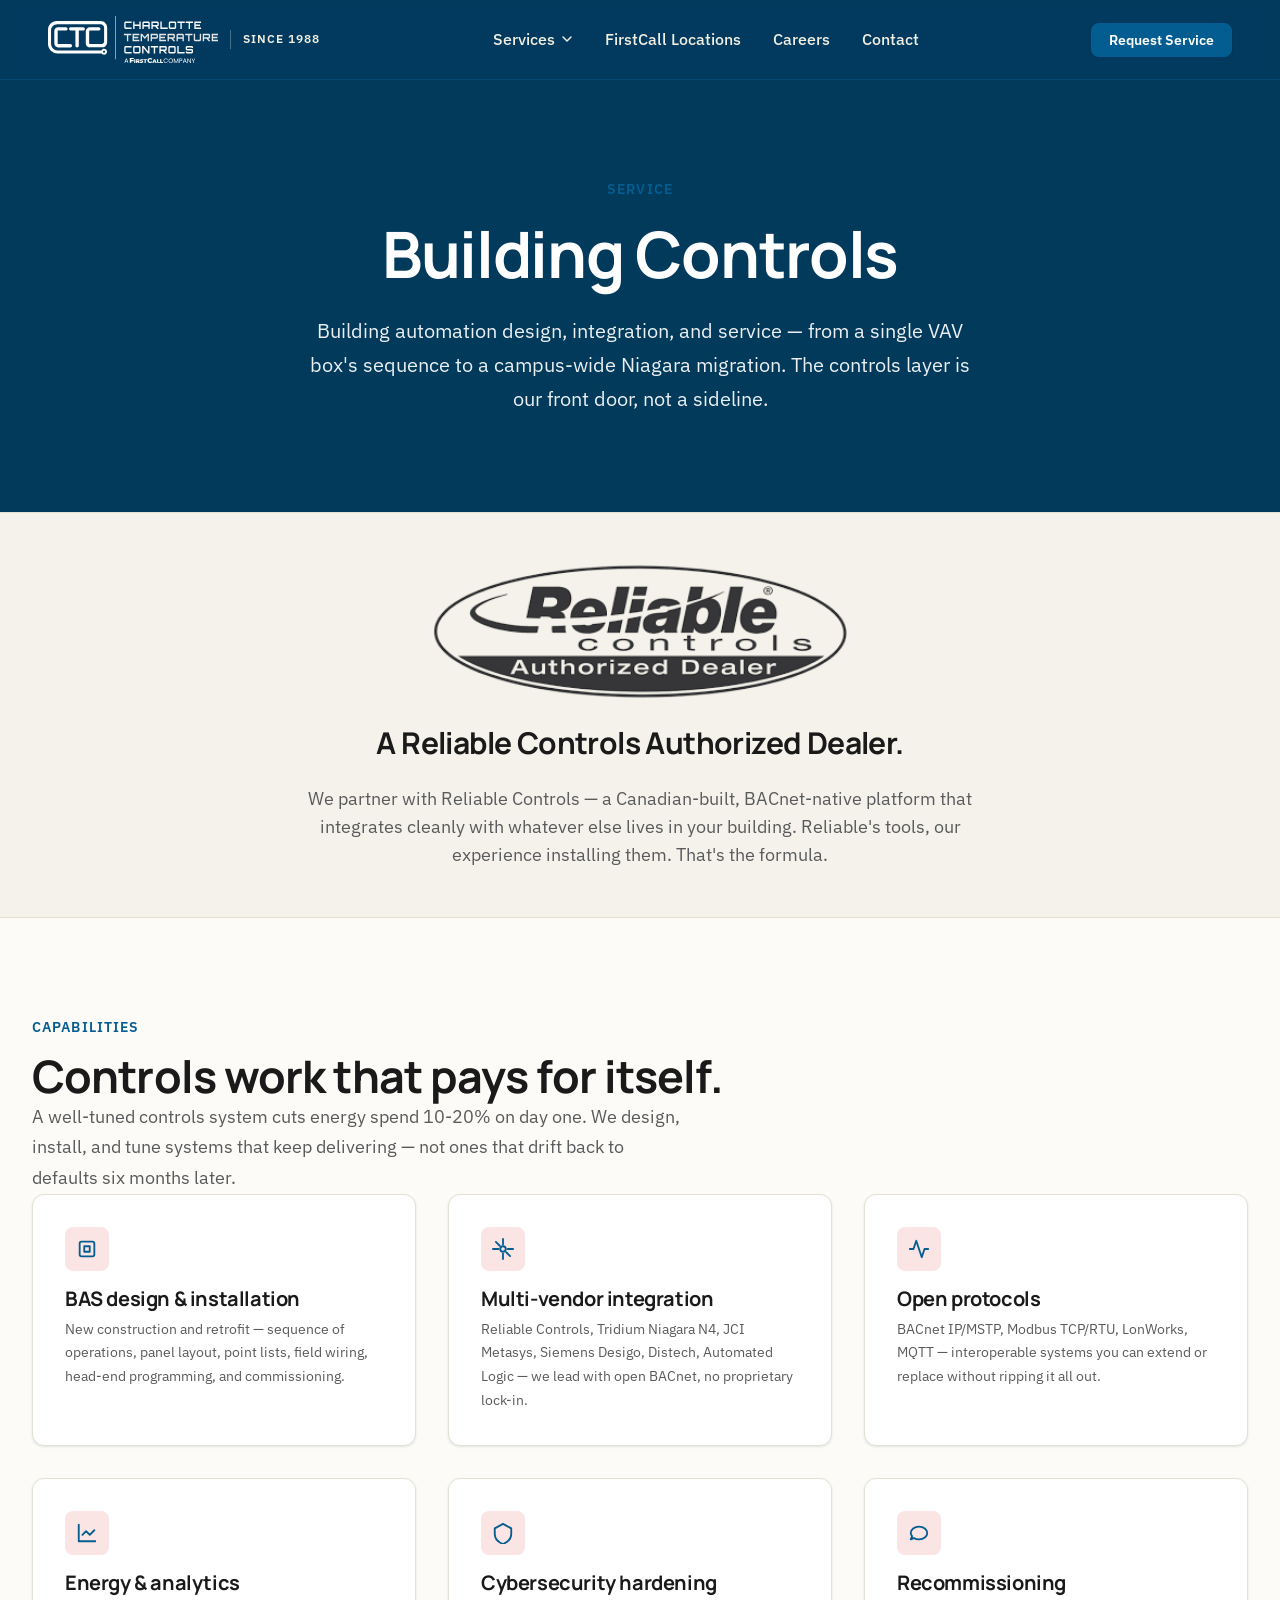
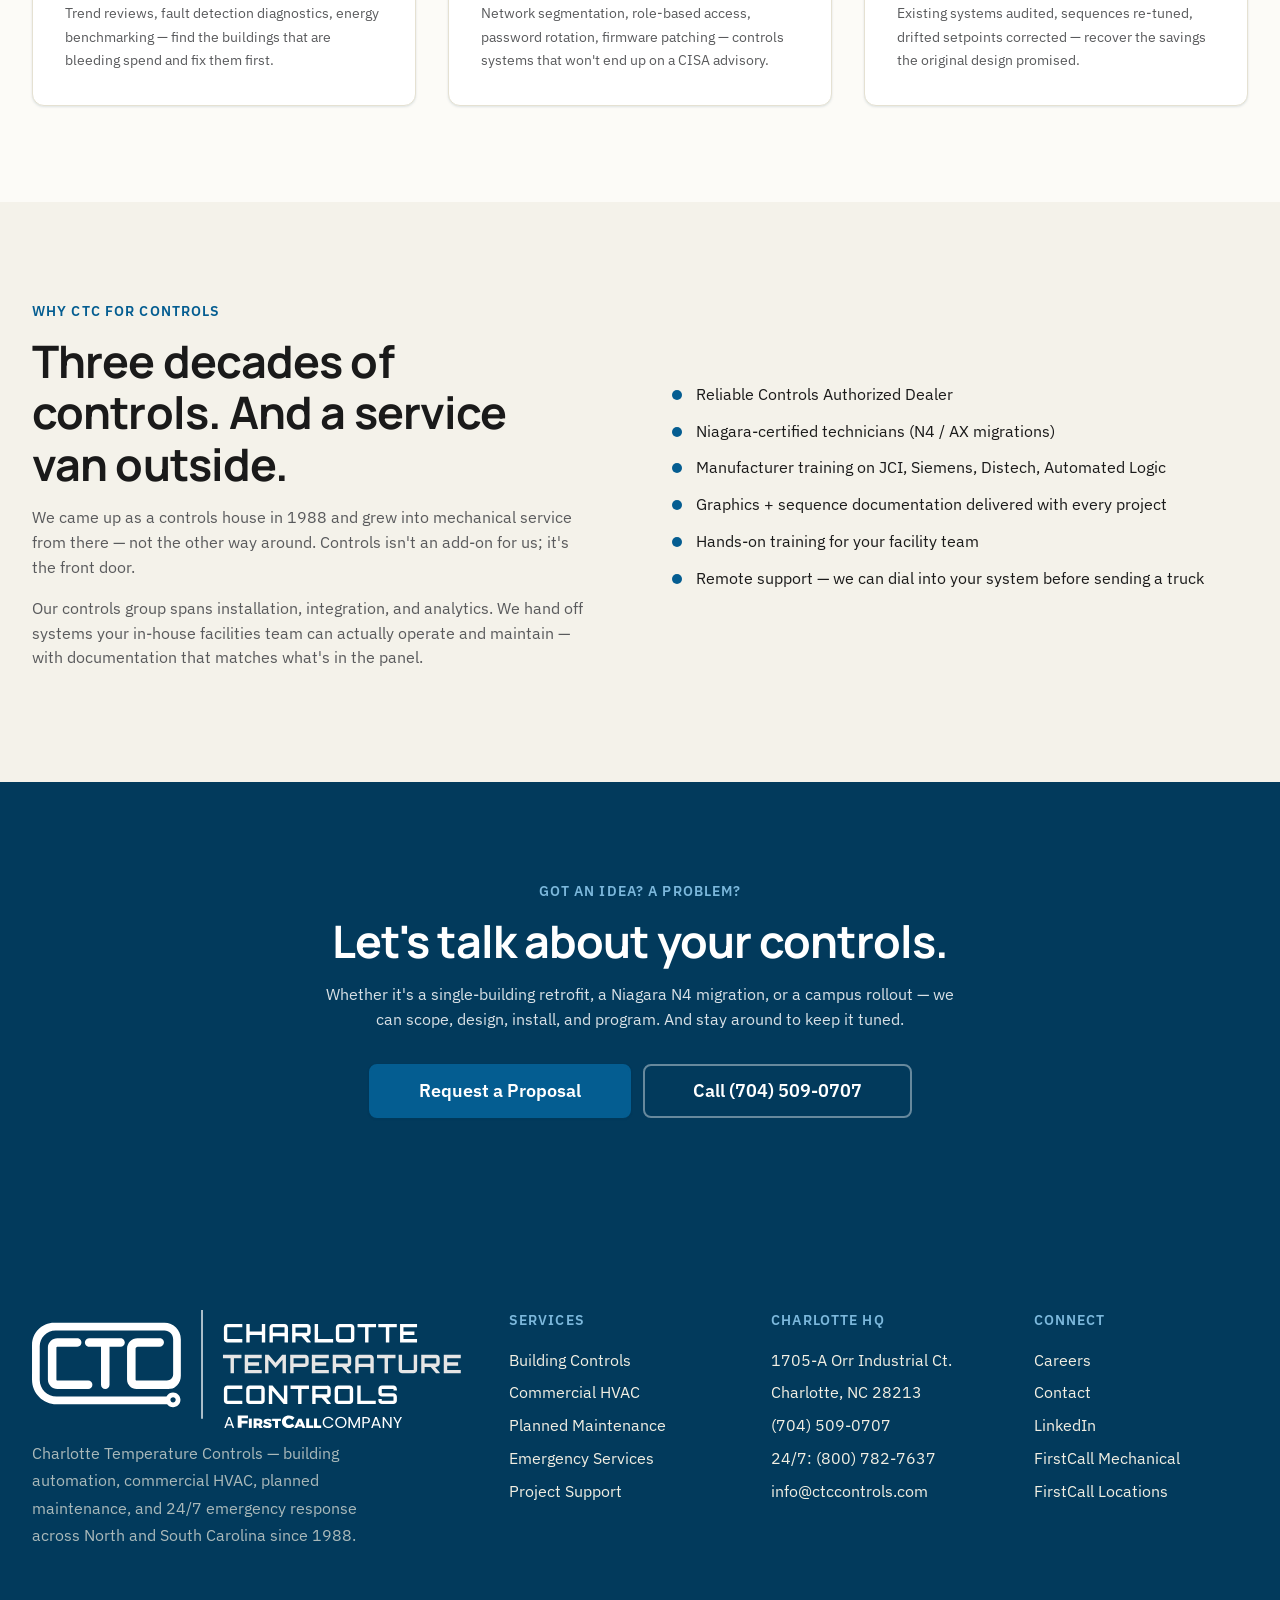
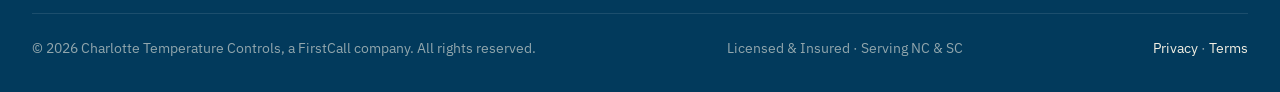
<file: services/building-controls.html>
<!DOCTYPE html>
<!--
  ============================================================
  CTC Service Page Template
  ============================================================

  Used to hydrate each per-service page under services/<slug>.html
  from services/<slug>/config.json. Mirrors the Starnes service-
  page pattern: page-hero, feature-grid, info-grid (why), cta-band
  — single location (Charlotte HQ), no multi-location picker.

  Build directives:
    INLINE_CSS         tokens + base + components + service
    INLINE_LOGO_WHITE  shared/img/logos/ctc-hero-white.svg
    INLINE_BRANCH_JS   shared/js/site.js
  ============================================================
-->
<html lang="en">
<head>
  <meta charset="UTF-8" />
  <meta name="viewport" content="width=device-width, initial-scale=1.0" />
  <title>Building Controls — Charlotte Temperature Controls</title>
  <meta name="description" content="Building automation and controls integration from Charlotte Temperature Controls — Reliable Controls Authorized Dealer, Niagara, Tridium, BACnet across North and South Carolina." />
  <link rel="canonical" href="https://ctccontrols.com/services/building-controls" />

  <meta property="og:type" content="website" />
  <meta property="og:title" content="Building Controls — Charlotte Temperature Controls" />
  <meta property="og:description" content="Building automation and controls integration from Charlotte Temperature Controls — Reliable Controls Authorized Dealer, Niagara, Tridium, BACnet across North and South Carolina." />
  <meta property="og:url" content="https://ctccontrols.com/services/building-controls" />

  <link rel="icon" type="image/svg+xml" href="../shared/img/logos/ctc-favicon.svg" />

  <link rel="preconnect" href="https://fonts.googleapis.com" />
  <link rel="preconnect" href="https://fonts.gstatic.com" crossorigin />
  <link href="https://fonts.googleapis.com/css2?family=Manrope:wght@400;500;600;700;800&family=IBM+Plex+Sans:wght@300;400;500;600;700&display=swap" rel="stylesheet" />

  <style>
    /* ===== tokens.css ===== */
/* ============================================================
   CTC (Charlotte Temperature Controls) Design Tokens

   Brand palette is built around CTC's own logo colors — a single
   strong corporate blue plus mid-gray and near-black — rather than
   the FirstCall Mechanical green family used by STR / C2H or the
   royal-blue + red used by Starnes. CTC's identity is monochromatic
   (one blue, no contrasting accent), so the design leans into a
   confident single-color system rather than introducing a foreign
   accent hue.

   Logo source colors (CTC NEW LOGO.svg):
     #045D91  brand blue (CTC mark + "Charlotte" / "Controls" wordmark)
     #595A5C  mid gray ("Temperature" wordmark)
     #010101  near-black (descriptor line)

   Complementary choices:
     - A deeper navy (#023A5C) for dark surfaces (header / footer / CTA
       bands). Same hue family as the brand blue, just darker — keeps
       the monochromatic feel.
     - A pale sky tint (#7CB8DC) for eyebrow / soft hover on dark
       surfaces. Lighter sibling of the brand blue.
     - Because CTC has no contrasting accent in the logo, primary CTAs
       and "accent" features use the brand blue itself rather than a
       foreign hue. Focus rings + danger states use a soft amber to
       provide enough contrast against the all-blue UI.
     - Cream page bg (#FCFBF7) kept from the shared template — works
       with any brand palette and gives high contrast for dark text.
   ============================================================ */

:root {
  /* --------------------------------------------------------
     COLOR — Brand: CTC blue (single-color system)
     -------------------------------------------------------- */
  --color-primary:        #045D91;  /* CTC brand blue — logo primary */
  --color-primary-dark:   #023A5C;  /* Deep navy — deeper layer (mobile drawer, etc) */
  --color-primary-mid:    #1276B0;  /* Lifted blue — cards on dark */
  --color-primary-soft:   #7CB8DC;  /* Pale sky — borders, soft fills */

  /* Secondary — logo gray. Pairs with the brand blue without competing
     with it. Reserved for subtle accents (eyebrows on light surfaces,
     muted text, secondary CTAs). Also exposed as --color-text-muted
     for body copy below. */
  --color-secondary:      #595A5C;  /* Logo gray — "TEMPERATURE" wordmark */
  --color-secondary-dark: #3D3E40;  /* Darker gray for hover states */
  --color-secondary-soft: #BCBDBE;  /* Pale gray for borders / dividers */

  /* Map green — pulled from the CTC service-area graphic ("Service Area"
     label + Charlotte HQ star). Used for the hero eyebrow so it picks
     up on the brand's existing third color and pops against the
     navy-blue hero video. */
  --color-map-green:      #8FB23B;  /* Sage map green — service-area graphic */

  /* Accent — CTC has no contrasting accent in the logo, so we lean
     into the brand blue itself. CTAs use --color-primary directly.
     --color-accent maps to the same blue so any template code that
     references the accent token keeps brand consistency. */
  --color-accent:         #045D91;  /* Brand blue — primary CTAs */
  --color-accent-dark:    #023A5C;  /* Hover state — navy */
  --color-accent-light:   #7CB8DC;  /* Sky blue — eyebrows + hover on dark
                                       (same hue family as primary — keeps
                                       the monochromatic identity intact) */

  /* --------------------------------------------------------
     COLOR — Surfaces (cream content, navy brackets)
     -------------------------------------------------------- */
  --color-bg:             #FCFBF7;  /* warm cream page bg */
  --color-bg-soft:        #F4F2EA;  /* alt section bands */
  --color-bg-section:     #EDE9DC;  /* tinted bands */
  --color-bg-dark:        #023A5C;  /* deepest — footer + CTA bands */
  --color-bg-card:        #FFFFFF;  /* lifted cards */

  --color-text:           #1A1A1A;  /* matches CTC logo near-black */
  --color-text-muted:     #595A5C;  /* secondary copy — matches logo gray */
  --color-text-light:     #8A93A1;  /* tertiary, meta */
  --color-text-on-dark:   #F2EFE3;  /* warm cream on dark surfaces */
  --color-text-on-primary:#FFFFFF;

  --color-border:         #E5E1D2;
  --color-border-strong:  #C9C7B7;
  --color-border-dark:    #023A5C;

  /* --------------------------------------------------------
     INDUSTRIES-GRID TIER TOKENS
     Recolored to the CTC blue family — single-hue gradient
     across the three tiers.
     -------------------------------------------------------- */
  --fc-tier-1:        #045D91;   /* Specialty Focus — CTC brand blue */
  --fc-tier-2:        #4A92BD;   /* Deep Expertise — mid blue */
  --fc-tier-3:        #BFD9EA;   /* Trusted Partner — pale blue */
  --fc-text-light:    #FFFFFF;
  --fc-text-dark:     #045D91;

  /* --------------------------------------------------------
     COLOR — Semantic
     -------------------------------------------------------- */
  --color-success:        #16A34A;
  --color-warning:        #B8861A;
  --color-danger:         #B45309;  /* amber — gives contrast against the
                                       all-blue UI; pure red would clash */
  --color-info:           #7CB8DC;

  /* --------------------------------------------------------
     TYPOGRAPHY — unchanged from STR/C2H/Starnes
     -------------------------------------------------------- */
  --font-display: "Manrope", system-ui, -apple-system, "Segoe UI", sans-serif;
  --font-body:    "IBM Plex Sans", system-ui, -apple-system, "Segoe UI", sans-serif;
  --font-mono:    "IBM Plex Mono", ui-monospace, "SF Mono", Menlo, monospace;

  --text-xs:    0.75rem;
  --text-sm:    0.875rem;
  --text-base:  1rem;
  --text-lg:    1.125rem;
  --text-xl:    1.25rem;
  --text-2xl:   1.5rem;
  --text-3xl:   1.875rem;
  --text-4xl:   2.25rem;
  --text-5xl:   3rem;
  --text-6xl:   3.75rem;
  --text-7xl:   4.5rem;

  --weight-regular:  400;
  --weight-medium:   500;
  --weight-semibold: 600;
  --weight-bold:     700;
  --weight-extrabold:800;

  --leading-tight:   1.15;
  --leading-snug:    1.3;
  --leading-normal:  1.55;
  --leading-relaxed: 1.7;

  --tracking-tight:  -0.02em;
  --tracking-normal: 0;
  --tracking-wide:   0.02em;
  --tracking-caps:   0.08em;

  /* SPACING — unchanged */
  --space-1:   0.25rem;
  --space-2:   0.5rem;
  --space-3:   0.75rem;
  --space-4:   1rem;
  --space-5:   1.5rem;
  --space-6:   2rem;
  --space-7:   3rem;
  --space-8:   4rem;
  --space-9:   6rem;
  --space-10:  8rem;
  --space-11: 10rem;

  /* LAYOUT — unchanged */
  --container-sm:  640px;
  --container-md:  768px;
  --container-lg: 1024px;
  --container-xl: 1280px;
  --container-2xl: 1600px;
  --container-content: 1440px;

  --header-height: 80px;
  --header-height-mobile: 64px;
  --pad-x: clamp(1.25rem, 4vw, 3rem);

  /* RADII */
  --radius-none: 0;
  --radius-sm:   4px;
  --radius-md:   8px;
  --radius-lg:   12px;
  --radius-xl:   16px;
  --radius-2xl:  24px;
  --radius-pill: 999px;

  /* SHADOWS — tinted to CTC navy family */
  --shadow-xs: 0 1px 2px rgba(2, 58, 92, 0.05);
  --shadow-sm: 0 1px 3px rgba(2, 58, 92, 0.08), 0 1px 2px rgba(2, 58, 92, 0.05);
  --shadow-md: 0 4px 12px rgba(2, 58, 92, 0.10), 0 2px 4px rgba(2, 58, 92, 0.05);
  --shadow-lg: 0 12px 32px rgba(2, 58, 92, 0.12), 0 4px 8px rgba(2, 58, 92, 0.05);
  --shadow-xl: 0 24px 48px rgba(2, 58, 92, 0.16), 0 8px 16px rgba(2, 58, 92, 0.07);

  /* MOTION */
  --ease-out:     cubic-bezier(0.16, 1, 0.3, 1);
  --ease-in-out:  cubic-bezier(0.4, 0, 0.2, 1);
  --duration-fast:   150ms;
  --duration-base:   200ms;
  --duration-slow:   320ms;

  /* Z-INDEX */
  --z-base:     1;
  --z-dropdown: 100;
  --z-sticky:   200;
  --z-header:   300;
  --z-overlay:  400;
  --z-modal:    500;
  --z-toast:    600;
}

/* Focus ring uses brand blue at 35% alpha — keeps the monochromatic
   identity (Starnes used red here because its logo carried red). */
:root {
  --focus-ring: 0 0 0 3px rgba(4, 93, 145, 0.35);
}


/* ===== base.css ===== */
/* ============================================================
   FirstCall Base — resets, typography defaults, utilities
   Depends on tokens.css being loaded first.
   ============================================================ */

/* ---------- Modern reset ---------- */
*, *::before, *::after { box-sizing: border-box; }

* { margin: 0; }

html {
  -webkit-text-size-adjust: 100%;
  text-size-adjust: 100%;
  scroll-behavior: smooth;
}

body {
  min-height: 100vh;
  font-family: var(--font-body);
  font-size: var(--text-base);
  line-height: var(--leading-normal);
  color: var(--color-text);
  background: var(--color-bg);
  -webkit-font-smoothing: antialiased;
  -moz-osx-font-smoothing: grayscale;
  text-rendering: optimizeLegibility;
}

img, svg, video, canvas, picture {
  display: block;
  max-width: 100%;
  height: auto;
}

button, input, select, textarea {
  font: inherit;
  color: inherit;
}

button {
  background: none;
  border: none;
  cursor: pointer;
}

a {
  color: var(--color-primary-mid);
  text-decoration: none;
  transition: color var(--duration-base) var(--ease-out);
}

a:hover {
  color: var(--color-primary);
}

a:focus-visible,
button:focus-visible,
input:focus-visible,
select:focus-visible,
textarea:focus-visible,
[tabindex]:focus-visible {
  outline: none;
  box-shadow: var(--focus-ring);
  border-radius: var(--radius-sm);
}

ul, ol { padding-left: 1.25em; }
ul[role="list"], ol[role="list"] { list-style: none; padding: 0; }

/* ---------- Typography ---------- */

h1, h2, h3, h4, h5, h6 {
  font-family: var(--font-display);
  font-weight: var(--weight-bold);
  line-height: var(--leading-tight);
  letter-spacing: var(--tracking-tight);
  color: var(--color-text);
}

h1, .h1 {
  font-size: clamp(2.25rem, 4.5vw, var(--text-6xl));
  font-weight: var(--weight-bold);
}

h2, .h2 {
  font-size: clamp(1.875rem, 3.5vw, var(--text-5xl));
}

h3, .h3 {
  font-size: clamp(1.5rem, 2.5vw, var(--text-4xl));
}

h4, .h4 {
  font-size: var(--text-2xl);
  letter-spacing: var(--tracking-normal);
}

h5, .h5 {
  font-size: var(--text-xl);
  font-weight: var(--weight-semibold);
  letter-spacing: var(--tracking-normal);
}

h6, .h6 {
  font-size: var(--text-base);
  font-weight: var(--weight-semibold);
  text-transform: uppercase;
  letter-spacing: var(--tracking-caps);
  color: var(--color-text-muted);
}

p {
  line-height: var(--leading-normal);
  color: var(--color-text);
}

.lead {
  font-size: var(--text-lg);
  line-height: var(--leading-relaxed);
  color: var(--color-text-muted);
  max-width: 60ch;
}

.eyebrow {
  display: inline-block;
  font-family: var(--font-body);
  font-size: var(--text-sm);
  font-weight: var(--weight-semibold);
  text-transform: uppercase;
  letter-spacing: var(--tracking-caps);
  color: var(--color-accent);
  margin-bottom: var(--space-3);
}

small, .text-small { font-size: var(--text-sm); }
.text-xs { font-size: var(--text-xs); }
.text-muted { color: var(--color-text-muted); }
.text-light { color: var(--color-text-light); }

/* ---------- Layout utilities ---------- */

.container {
  width: 100%;
  max-width: var(--container-content);
  margin-inline: auto;
  padding-inline: var(--space-5);
}

.container-narrow {
  max-width: 800px;
  margin-inline: auto;
  padding-inline: var(--space-5);
}

.container-wide {
  width: 100%;
  max-width: var(--container-2xl);
  margin-inline: auto;
  padding-inline: var(--space-5);
}

@media (min-width: 768px) {
  .container, .container-narrow, .container-wide {
    padding-inline: var(--space-6);
  }
}

/* Section spacing */
.section {
  padding-block: var(--space-9);
}

.section-tight {
  padding-block: var(--space-7);
}

.section-loose {
  padding-block: var(--space-10);
}

@media (max-width: 767px) {
  .section { padding-block: var(--space-7); }
  .section-loose { padding-block: var(--space-8); }
}

.section--soft { background: var(--color-bg-soft); }
.section--tinted { background: var(--color-bg-section); }
.section--primary { background: var(--color-primary); color: var(--color-text-on-primary); }
.section--dark { background: var(--color-bg-dark); color: var(--color-text-on-dark); }

.section--primary h1, .section--primary h2, .section--primary h3,
.section--primary h4, .section--primary h5, .section--primary h6,
.section--dark h1, .section--dark h2, .section--dark h3,
.section--dark h4, .section--dark h5, .section--dark h6 {
  color: inherit;
}

.section--primary .eyebrow,
.section--dark .eyebrow {
  color: var(--color-accent-light);
}

/* Flex / grid helpers */
.stack > * + * { margin-top: var(--space-4); }
.stack-sm > * + * { margin-top: var(--space-2); }
.stack-lg > * + * { margin-top: var(--space-6); }
.stack-xl > * + * { margin-top: var(--space-7); }

.row {
  display: flex;
  flex-wrap: wrap;
  gap: var(--space-5);
}

.row--between { justify-content: space-between; }
.row--center  { align-items: center; }

.grid {
  display: grid;
  gap: var(--space-6);
}

.grid-2 { grid-template-columns: repeat(2, 1fr); }
.grid-3 { grid-template-columns: repeat(3, 1fr); }
.grid-4 { grid-template-columns: repeat(4, 1fr); }
.grid-6 { grid-template-columns: repeat(6, 1fr); }

@media (max-width: 1023px) {
  .grid-3, .grid-4 { grid-template-columns: repeat(2, 1fr); }
  .grid-6 { grid-template-columns: repeat(3, 1fr); }
}
@media (max-width: 639px) {
  .grid-2, .grid-3, .grid-4, .grid-6 { grid-template-columns: 1fr; }
}

/* Text alignment */
.text-center { text-align: center; }
.text-left   { text-align: left; }
.text-right  { text-align: right; }

/* Display */
.hidden { display: none !important; }

@media (max-width: 767px) {
  .hide-mobile { display: none !important; }
}
@media (min-width: 768px) {
  .show-mobile { display: none !important; }
}

/* Skip-to-content for accessibility */
.skip-link {
  position: absolute;
  top: -100px;
  left: var(--space-4);
  padding: var(--space-3) var(--space-5);
  background: var(--color-primary);
  color: var(--color-text-on-primary);
  border-radius: var(--radius-md);
  font-weight: var(--weight-semibold);
  z-index: var(--z-toast);
  transition: top var(--duration-base) var(--ease-out);
}

.skip-link:focus {
  top: var(--space-4);
}

/* Selection */
::selection {
  background: var(--color-accent);
  color: #fff;
}

/* Reduced motion */
@media (prefers-reduced-motion: reduce) {
  *, *::before, *::after {
    animation-duration: 0.01ms !important;
    animation-iteration-count: 1 !important;
    transition-duration: 0.01ms !important;
    scroll-behavior: auto !important;
  }
}


/* ===== components.css ===== */
/* ============================================================
   FirstCall Components — buttons, cards, forms, nav, footer,
   badges, callouts, photo strip, capabilities grid.
   Depends on tokens.css and base.css.
   ============================================================ */

/* ============================================================
   BUTTONS
   ============================================================ */

.btn {
  display: inline-flex;
  align-items: center;
  justify-content: center;
  gap: var(--space-2);
  padding: var(--space-3) var(--space-6);
  font-family: var(--font-body);
  font-size: var(--text-base);
  font-weight: var(--weight-semibold);
  letter-spacing: var(--tracking-normal);
  line-height: 1;
  border: 2px solid transparent;
  border-radius: var(--radius-md);
  cursor: pointer;
  text-decoration: none;
  transition:
    background-color var(--duration-base) var(--ease-out),
    border-color var(--duration-base) var(--ease-out),
    color var(--duration-base) var(--ease-out),
    transform var(--duration-fast) var(--ease-out),
    box-shadow var(--duration-base) var(--ease-out);
  white-space: nowrap;
}

.btn:active { transform: translateY(1px); }

.btn--primary {
  background: var(--color-accent);
  color: #fff;
  border-color: var(--color-accent);
  box-shadow: var(--shadow-sm);
}
.btn--primary:hover {
  background: var(--color-accent-dark);
  border-color: var(--color-accent-dark);
  color: #fff;
  box-shadow: var(--shadow-md);
}

.btn--secondary {
  background: var(--color-primary);
  color: #fff;
  border-color: var(--color-primary);
}
.btn--secondary:hover {
  background: var(--color-primary-dark);
  border-color: var(--color-primary-dark);
  color: #fff;
}

.btn--outline {
  background: transparent;
  color: var(--color-primary);
  border-color: var(--color-primary);
}
.btn--outline:hover {
  background: var(--color-primary);
  color: #fff;
}

.btn--ghost {
  background: transparent;
  color: var(--color-primary);
  border-color: transparent;
}
.btn--ghost:hover {
  background: var(--color-bg-section);
  color: var(--color-primary-dark);
}

.btn--on-dark {
  background: #fff;
  color: var(--color-primary);
  border-color: #fff;
}
.btn--on-dark:hover {
  background: var(--color-bg-section);
  color: var(--color-primary-dark);
}

.btn--outline-on-dark {
  background: transparent;
  color: #fff;
  border-color: rgba(255,255,255,0.4);
}
.btn--outline-on-dark:hover {
  background: rgba(255,255,255,0.1);
  border-color: #fff;
  color: #fff;
}

/* Size variants */
.btn--sm { padding: var(--space-2) var(--space-4); font-size: var(--text-sm); }
.btn--lg { padding: var(--space-4) var(--space-7); font-size: var(--text-lg); }
.btn--full { width: 100%; }

/* Inline-link arrow button (used a lot on ServiceLogic-style sites) */
.link-arrow {
  display: inline-flex;
  align-items: center;
  gap: var(--space-2);
  font-weight: var(--weight-semibold);
  color: var(--color-primary);
  text-decoration: none;
  transition: gap var(--duration-base) var(--ease-out), color var(--duration-base) var(--ease-out);
}

.link-arrow::after {
  content: "→";
  transition: transform var(--duration-base) var(--ease-out);
  font-weight: var(--weight-regular);
}

.link-arrow:hover {
  color: var(--color-accent);
  gap: var(--space-3);
}

.link-arrow:hover::after { transform: translateX(2px); }

.link-arrow--on-dark { color: var(--color-accent-light); }
.link-arrow--on-dark:hover { color: #fff; }

/* ============================================================
   CARDS
   ============================================================ */

.card {
  background: var(--color-bg);
  border: 1px solid var(--color-border);
  border-radius: var(--radius-lg);
  padding: var(--space-6);
  transition:
    border-color var(--duration-base) var(--ease-out),
    box-shadow var(--duration-base) var(--ease-out),
    transform var(--duration-base) var(--ease-out);
}

.card--hover:hover {
  border-color: var(--color-border-strong);
  box-shadow: var(--shadow-lg);
  transform: translateY(-2px);
}

.card--feature {
  display: flex;
  flex-direction: column;
  gap: var(--space-4);
}

.card--feature .card__icon {
  width: 56px;
  height: 56px;
  display: inline-flex;
  align-items: center;
  justify-content: center;
  background: var(--color-bg-section);
  color: var(--color-primary);
  border-radius: var(--radius-md);
}

.card--feature .card__icon svg { width: 28px; height: 28px; }

.card__title {
  font-family: var(--font-display);
  font-size: var(--text-xl);
  font-weight: var(--weight-bold);
  letter-spacing: var(--tracking-tight);
  color: var(--color-text);
}

.card__body {
  color: var(--color-text-muted);
  line-height: var(--leading-relaxed);
}

/* Branch quick-card (used on parent homepage) */
.branch-card {
  background: var(--color-bg);
  border: 1px solid var(--color-border);
  border-radius: var(--radius-lg);
  padding: var(--space-6);
  display: flex;
  flex-direction: column;
  gap: var(--space-3);
  transition:
    border-color var(--duration-base) var(--ease-out),
    box-shadow var(--duration-base) var(--ease-out),
    transform var(--duration-base) var(--ease-out);
}

.branch-card:hover {
  border-color: var(--color-primary-mid);
  box-shadow: var(--shadow-lg);
  transform: translateY(-2px);
}

.branch-card__location {
  font-family: var(--font-body);
  font-size: var(--text-sm);
  font-weight: var(--weight-semibold);
  text-transform: uppercase;
  letter-spacing: var(--tracking-caps);
  color: var(--color-accent);
}

.branch-card__name {
  font-family: var(--font-display);
  font-size: var(--text-2xl);
  font-weight: var(--weight-bold);
  letter-spacing: var(--tracking-tight);
}

.branch-card__phone {
  font-size: var(--text-lg);
  font-weight: var(--weight-medium);
  color: var(--color-text);
}

.branch-card__phone a { color: inherit; }
.branch-card__phone a:hover { color: var(--color-primary); }

/* ============================================================
   FORMS
   ============================================================ */

.form-field {
  display: flex;
  flex-direction: column;
  gap: var(--space-2);
  margin-bottom: var(--space-4);
}

.form-label {
  font-family: var(--font-body);
  font-size: var(--text-sm);
  font-weight: var(--weight-semibold);
  color: var(--color-text);
}

.form-label .required {
  color: var(--color-accent);
  margin-left: 2px;
}

.form-input,
.form-textarea,
.form-select {
  width: 100%;
  padding: var(--space-3) var(--space-4);
  font-family: var(--font-body);
  font-size: var(--text-base);
  color: var(--color-text);
  background: var(--color-bg);
  border: 1.5px solid var(--color-border);
  border-radius: var(--radius-md);
  transition: border-color var(--duration-base) var(--ease-out), background var(--duration-base) var(--ease-out);
}

.form-input:hover,
.form-textarea:hover,
.form-select:hover {
  border-color: var(--color-border-strong);
}

.form-input:focus,
.form-textarea:focus,
.form-select:focus {
  outline: none;
  border-color: var(--color-primary-mid);
  box-shadow: 0 0 0 3px rgba(220, 38, 38, 0.15);
}

.form-textarea {
  min-height: 140px;
  resize: vertical;
  line-height: var(--leading-normal);
}

.form-select {
  appearance: none;
  background-image: url("data:image/svg+xml;utf8,<svg xmlns='http://www.w3.org/2000/svg' viewBox='0 0 20 20' fill='%231A2421'><path d='M5 8l5 5 5-5z'/></svg>");
  background-repeat: no-repeat;
  background-position: right var(--space-4) center;
  background-size: 16px;
  padding-right: var(--space-7);
}

.form-help {
  font-size: var(--text-xs);
  color: var(--color-text-light);
}

.form-error {
  font-size: var(--text-xs);
  color: var(--color-danger);
  font-weight: var(--weight-medium);
}

.form-input--error,
.form-textarea--error,
.form-select--error {
  border-color: var(--color-danger);
}

/* Checkbox / radio */
.form-checkbox,
.form-radio {
  display: flex;
  gap: var(--space-3);
  align-items: flex-start;
  cursor: pointer;
  font-size: var(--text-sm);
}

.form-checkbox input,
.form-radio input {
  margin-top: 2px;
  accent-color: var(--color-primary);
  width: 18px;
  height: 18px;
}

/* ============================================================
   HEADER / NAV  (Columbus-style: dark green bar over cream page)
   ============================================================ */

.site-header {
  position: sticky;
  top: 0;
  z-index: var(--z-header);
  /* CTC deep navy (#023A5C — same as the footer). Harmonizes header + footer
     into a single "navy bracket" around the cream content. The brighter logo
     blue (#045D91) is reserved for accents (eyebrows, highlights, hover). */
  background: rgba(2, 58, 92, 0.92);
  backdrop-filter: saturate(180%) blur(10px);
  -webkit-backdrop-filter: saturate(180%) blur(10px);
  /* Border tinted to the brighter brand blue at low alpha — a hairline accent
     between header and content. */
  border-bottom: 1px solid rgba(4, 93, 145, 0.45);
  height: var(--header-height);
  display: flex;
  align-items: center;
  transition: box-shadow var(--duration-base) var(--ease-out), background var(--duration-base) var(--ease-out);
}

.site-header.is-scrolled {
  box-shadow: 0 1px 0 rgba(0,0,0,0.4), var(--shadow-sm);
  background: rgba(2, 58, 92, 0.97);
}

.site-header__inner {
  width: 100%;
  max-width: var(--container-2xl);
  margin-inline: auto;
  padding-inline: var(--pad-x);
  display: flex;
  align-items: center;
  justify-content: space-between;
  gap: var(--space-6);
}

.site-header__logo {
  display: inline-flex;
  align-items: center;
  gap: var(--space-3);
  text-decoration: none;
}

.site-header__logo svg {
  /* 20% larger than the prior 39px. Header stays at --header-height (80px);
     the logo just consumes more of the existing vertical room — no extra
     padding/border was around it, so nothing else needs adjusting. */
  height: 47px;
  width: auto;
  display: block;
}

.site-header__tagline {
  font-family: var(--font-body);
  font-size: var(--text-xs);
  font-weight: var(--weight-semibold);
  text-transform: uppercase;
  letter-spacing: var(--tracking-caps);
  color: var(--color-text-on-dark);
  padding-left: var(--space-3);
  border-left: 1px solid rgba(242, 239, 227, 0.3);
}

@media (max-width: 767px) { .site-header__tagline { display: none; } }

.site-nav {
  display: flex;
  align-items: center;
  gap: var(--space-6);
}

.site-nav__link {
  font-family: var(--font-body);
  font-size: var(--text-base);
  font-weight: var(--weight-medium);
  color: var(--color-text-on-dark);
  text-decoration: none;
  padding: var(--space-2) 0;
  position: relative;
  transition: color var(--duration-base) var(--ease-out);
}

.site-nav__link::after {
  content: "";
  position: absolute;
  left: 0;
  bottom: -4px;
  width: 0;
  height: 2px;
  background: var(--color-accent-light);
  transition: width var(--duration-base) var(--ease-out);
}

.site-nav__link:hover { color: var(--color-accent-light); }

.site-nav__link:hover::after,
.site-nav__link[aria-current="page"]::after {
  width: 100%;
}

.site-nav__link[aria-current="page"] {
  color: var(--color-accent-light);
  font-weight: var(--weight-semibold);
}

/* Nav dropdowns (Services + STR Locations) */
.site-nav__dropdown-wrap { position: relative; }
.site-nav__dropdown-toggle {
  background: none;
  border: none;
  cursor: pointer;
  display: inline-flex;
  align-items: center;
  gap: 6px;
}
.site-nav__caret {
  width: 12px;
  height: 12px;
  transition: transform var(--duration-base) var(--ease-out);
}
.site-nav__dropdown-toggle[aria-expanded="true"] .site-nav__caret { transform: rotate(180deg); }
.site-nav__dropdown {
  position: absolute;
  top: calc(100% + 6px);
  left: -8px;
  min-width: 240px;
  /* Deep navy — matches the header (and footer) it descends from. */
  background: rgba(2, 58, 92, 0.97);
  backdrop-filter: saturate(180%) blur(10px);
  -webkit-backdrop-filter: saturate(180%) blur(10px);
  border: 1px solid rgba(4, 93, 145, 0.45);
  border-radius: var(--radius-md);
  padding: var(--space-2);
  box-shadow: var(--shadow-lg);
  opacity: 0;
  pointer-events: none;
  transform: translateY(-4px);
  transition: opacity var(--duration-base) var(--ease-out), transform var(--duration-base) var(--ease-out);
  z-index: 1;
}
.site-nav__dropdown.is-open {
  opacity: 1;
  pointer-events: auto;
  transform: translateY(0);
}
.site-nav__dropdown-link {
  display: block;
  padding: var(--space-3) var(--space-3);
  color: var(--color-text-on-dark);
  border-radius: var(--radius-sm);
  font-size: var(--text-base);
  font-weight: var(--weight-medium);
  text-decoration: none;
  transition: background var(--duration-base) var(--ease-out), color var(--duration-base) var(--ease-out);
}
.site-nav__dropdown-link:hover,
.site-nav__dropdown-link:focus-visible {
  background: rgba(91, 163, 214, 0.15);
  color: var(--color-accent-light);
}
.site-nav__dropdown-link[aria-current="page"] {
  color: var(--color-accent-light);
  background: rgba(91, 163, 214, 0.1);
}

.site-header__cta {
  display: flex;
  align-items: center;
  gap: var(--space-3);
}

/* Mobile menu toggle */
.menu-toggle {
  display: none;
  width: 44px;
  height: 44px;
  align-items: center;
  justify-content: center;
  border-radius: var(--radius-md);
}

.menu-toggle:hover { background: rgba(242, 239, 227, 0.1); }

.menu-toggle__bars,
.menu-toggle__bars::before,
.menu-toggle__bars::after {
  display: block;
  width: 22px;
  height: 2px;
  background: var(--color-text-on-dark);
  position: relative;
  transition: transform var(--duration-base) var(--ease-out), top var(--duration-base) var(--ease-out);
}

.menu-toggle__bars::before,
.menu-toggle__bars::after {
  content: "";
  position: absolute;
  left: 0;
}

.menu-toggle__bars::before { top: -7px; }
.menu-toggle__bars::after  { top: 7px; }

@media (max-width: 1023px) {
  .menu-toggle { display: inline-flex; }
  .site-nav {
    position: fixed;
    top: var(--header-height);
    left: 0;
    right: 0;
    background: var(--color-primary-dark);
    flex-direction: column;
    align-items: stretch;
    padding: var(--space-5);
    border-bottom: 1px solid var(--color-border);
    box-shadow: var(--shadow-lg);
    transform: translateY(-120%);
    transition: transform var(--duration-slow) var(--ease-out);
    gap: 0;
  }
  .site-nav.is-open { transform: translateY(0); }
  .site-nav__link {
    padding-block: var(--space-4);
    border-bottom: 1px solid rgba(124, 184, 220, 0.4);
    font-size: var(--text-lg);
  }
  .site-nav__link:last-child { border-bottom: none; }
  .site-nav__link::after { display: none; }
  .site-header__cta .btn { display: none; }
  .hide-mobile { display: none !important; }

  /* Mobile dropdowns: full-width toggle + collapsible inline menu */
  .site-nav__dropdown-wrap { width: 100%; }
  .site-nav__dropdown-toggle {
    width: 100%;
    justify-content: space-between;
    padding-block: var(--space-4);
    border-bottom: 1px solid rgba(124, 184, 220, 0.4);
    font-size: var(--text-lg);
    color: var(--color-text-on-dark);
  }
  .site-nav__dropdown {
    position: static;
    opacity: 1;
    pointer-events: auto;
    transform: none;
    background: transparent;
    backdrop-filter: none;
    -webkit-backdrop-filter: none;
    border: none;
    border-radius: 0;
    box-shadow: none;
    padding: 0;
    min-width: 0;
    max-height: 0;
    overflow: hidden;
    transition: max-height var(--duration-slow) var(--ease-out);
  }
  .site-nav__dropdown.is-open { max-height: 400px; }
  .site-nav__dropdown-link {
    padding-block: var(--space-3);
    padding-left: var(--space-5);
    border-bottom: 1px solid rgba(124, 184, 220, 0.25);
    font-size: var(--text-base);
  }
}

/* ============================================================
   FOOTER
   ============================================================ */

.site-footer {
  background: var(--color-bg-dark);
  color: var(--color-text-on-dark);
  padding-block: var(--space-9) var(--space-6);
}

.site-footer a { color: var(--color-text-on-dark); text-decoration: none; }
.site-footer a:hover { color: var(--color-accent-light); }

.site-footer__grid {
  display: grid;
  grid-template-columns: 2fr 1fr 1fr 1fr;
  gap: var(--space-7);
  margin-bottom: var(--space-8);
}

@media (max-width: 1023px) {
  .site-footer__grid { grid-template-columns: 1fr 1fr; }
}
@media (max-width: 639px) {
  .site-footer__grid { grid-template-columns: 1fr; }
}

.site-footer__heading {
  font-family: var(--font-body);
  font-size: var(--text-sm);
  font-weight: var(--weight-semibold);
  text-transform: uppercase;
  letter-spacing: var(--tracking-caps);
  color: var(--color-accent-light);
  margin-bottom: var(--space-4);
}

.site-footer__list { list-style: none; padding: 0; display: flex; flex-direction: column; gap: var(--space-2); }
.site-footer__list a { font-size: var(--text-base); }

.site-footer__brand p {
  color: rgba(242, 239, 227, 0.7);
  max-width: 36ch;
  margin-top: var(--space-3);
  line-height: var(--leading-relaxed);
}

.site-footer__bottom {
  padding-top: var(--space-5);
  border-top: 1px solid rgba(255,255,255,0.1);
  display: flex;
  justify-content: space-between;
  flex-wrap: wrap;
  gap: var(--space-4);
  font-size: var(--text-sm);
  color: rgba(242, 239, 227, 0.6);
}

/* ============================================================
   BADGES / TAGS / CALLOUTS
   ============================================================ */

.badge {
  display: inline-flex;
  align-items: center;
  gap: var(--space-2);
  padding: var(--space-1) var(--space-3);
  font-size: var(--text-xs);
  font-weight: var(--weight-semibold);
  text-transform: uppercase;
  letter-spacing: var(--tracking-caps);
  border-radius: var(--radius-pill);
  background: var(--color-bg-section);
  color: var(--color-primary);
}

.badge--accent { background: var(--color-accent); color: #fff; }
.badge--primary { background: var(--color-primary); color: #fff; }
.badge--outline { background: transparent; border: 1.5px solid var(--color-border-strong); color: var(--color-text-muted); }

.callout {
  background: var(--color-bg-section);
  border-left: 4px solid var(--color-accent);
  padding: var(--space-5) var(--space-6);
  border-radius: var(--radius-md);
}

/* ============================================================
   PHOTO STRIP (horizontal scrolling row used on branch sites)
   ============================================================ */

.photo-strip {
  display: grid;
  grid-auto-flow: column;
  grid-auto-columns: minmax(280px, 1fr);
  gap: var(--space-4);
  overflow-x: auto;
  padding-bottom: var(--space-3);
  scroll-snap-type: x mandatory;
  scrollbar-width: thin;
}

.photo-strip__item {
  scroll-snap-align: start;
  aspect-ratio: 4 / 3;
  border-radius: var(--radius-lg);
  overflow: hidden;
  background: var(--color-bg-section);
}

.photo-strip__item img {
  width: 100%;
  height: 100%;
  object-fit: cover;
}

@media (min-width: 1024px) {
  .photo-strip {
    grid-auto-columns: minmax(0, 1fr);
    grid-auto-flow: row;
    grid-template-columns: repeat(4, 1fr);
    overflow: visible;
  }
}

/* ============================================================
   CAPABILITIES GRID (homepage + branch)
   ============================================================ */

.capabilities {
  display: grid;
  grid-template-columns: repeat(3, 1fr);
  gap: var(--space-5);
}

@media (max-width: 1023px) { .capabilities { grid-template-columns: repeat(2, 1fr); } }
@media (max-width: 639px)  { .capabilities { grid-template-columns: 1fr; } }

.capability {
  background: var(--color-bg);
  border: 1px solid var(--color-border);
  border-radius: var(--radius-lg);
  padding: var(--space-6);
  display: flex;
  flex-direction: column;
  gap: var(--space-3);
  transition:
    border-color var(--duration-base) var(--ease-out),
    box-shadow var(--duration-base) var(--ease-out),
    transform var(--duration-base) var(--ease-out);
}

.capability:hover {
  border-color: var(--color-primary-mid);
  box-shadow: var(--shadow-lg);
  transform: translateY(-2px);
}

.capability__icon {
  width: 56px;
  height: 56px;
  display: inline-flex;
  align-items: center;
  justify-content: center;
  background: var(--color-primary);
  color: #fff;
  border-radius: var(--radius-md);
}

.capability__icon svg { width: 28px; height: 28px; }

.capability__title {
  font-family: var(--font-display);
  font-size: var(--text-xl);
  font-weight: var(--weight-bold);
  letter-spacing: var(--tracking-tight);
}

.capability__body {
  color: var(--color-text-muted);
  line-height: var(--leading-relaxed);
  font-size: var(--text-base);
}

/* ============================================================
   HERO (parent + branch share this structural pattern)
   ============================================================ */

.hero {
  position: relative;
  padding-block: var(--space-10) var(--space-9);
  overflow: hidden;
}

.hero--with-photo {
  display: grid;
  grid-template-columns: 1fr 1fr;
  gap: var(--space-8);
  align-items: center;
}

@media (max-width: 1023px) {
  .hero--with-photo { grid-template-columns: 1fr; gap: var(--space-6); }
}

.hero__eyebrow {
  display: inline-block;
  font-size: var(--text-sm);
  font-weight: var(--weight-semibold);
  text-transform: uppercase;
  letter-spacing: var(--tracking-caps);
  color: var(--color-accent);
  margin-bottom: var(--space-4);
}

.hero__title {
  font-family: var(--font-display);
  font-size: clamp(2.5rem, 5vw, var(--text-7xl));
  font-weight: var(--weight-extrabold);
  line-height: var(--leading-tight);
  letter-spacing: var(--tracking-tight);
  margin-bottom: var(--space-5);
  max-width: 16ch;
}

.hero__lede {
  font-size: var(--text-xl);
  line-height: var(--leading-relaxed);
  color: var(--color-text-muted);
  max-width: 50ch;
  margin-bottom: var(--space-6);
}

.hero__cta {
  display: flex;
  flex-wrap: wrap;
  gap: var(--space-3);
}

.hero__photo {
  aspect-ratio: 5 / 4;
  border-radius: var(--radius-xl);
  overflow: hidden;
  background: var(--color-bg-section);
  box-shadow: var(--shadow-xl);
}

.hero__photo img {
  width: 100%; height: 100%; object-fit: cover;
}

/* ============================================================
   COLOR SWATCHES (used in styleguide only, but kept here so
   the swatch component is documented within the system)
   ============================================================ */

.swatch {
  display: flex;
  flex-direction: column;
  gap: var(--space-2);
}

.swatch__chip {
  height: 96px;
  border-radius: var(--radius-md);
  border: 1px solid var(--color-border);
}

.swatch__meta {
  font-size: var(--text-xs);
  color: var(--color-text-muted);
}

.swatch__meta strong {
  display: block;
  color: var(--color-text);
  font-size: var(--text-sm);
  font-weight: var(--weight-semibold);
}


/* ===== service.css ===== */
/* ============================================================
   shared/css/service.css

   Page-specific styles for per-service pages (the template at
   shared/templates/service.html). Inlined by
   scripts/build-branches.js when building service pages.

   Extracted from the FirstCall Columbus service-page reference
   (Website Redesign/columbus/planned-maintenance.html etc.) so
   STR's service pages match that visual structure exactly.
   ============================================================ */

/* ===== PAGE HERO (text-only, dark green band) ===== */
.page-hero {
  position: relative;
  padding-bottom: var(--space-9);
  padding-top: calc(var(--header-height) + var(--space-9));
  margin-top: calc(var(--header-height) * -1);
  background: var(--color-primary-dark);
  color: #fff;
  text-align: center;
}
@media (max-width: 767px) {
  .page-hero {
    padding-bottom: var(--space-7);
    padding-top: calc(var(--header-height) + var(--space-6));
  }
}
.page-hero__inner { max-width: 760px; margin-inline: auto; }
.page-hero__eyebrow {
  display: inline-block;
  font-size: var(--text-sm);
  font-weight: var(--weight-semibold);
  text-transform: uppercase;
  letter-spacing: var(--tracking-caps);
  color: var(--color-accent);
  margin-bottom: var(--space-4);
}
.page-hero__title {
  font-size: clamp(2.25rem, 5vw, 4rem);
  color: #fff;
  margin-bottom: var(--space-5);
}
.page-hero__lede {
  font-size: var(--text-xl);
  line-height: var(--leading-relaxed);
  color: rgba(255, 255, 255, 0.92);
  max-width: 56ch;
  margin-inline: auto;
}

/* ===== FEATURE CARDS (3-up grid of capability tiles) ===== */
.feature-grid {
  display: grid;
  grid-template-columns: repeat(3, 1fr);
  gap: var(--space-6);
}
@media (max-width: 1023px) { .feature-grid { grid-template-columns: repeat(2, 1fr); } }
@media (max-width: 639px)  { .feature-grid { grid-template-columns: 1fr; } }
.feature {
  background: var(--color-bg-card);
  padding: var(--space-6);
  border-radius: var(--radius-lg);
  border: 1px solid var(--color-border);
  box-shadow: var(--shadow-sm);
  transition: transform var(--duration-base) var(--ease-out),
              box-shadow var(--duration-base) var(--ease-out);
}
.feature:hover {
  transform: translateY(-3px);
  box-shadow: var(--shadow-md);
}
.feature__icon {
  width: 44px;
  height: 44px;
  border-radius: var(--radius-md);
  background: rgba(220, 38, 38, 0.12);
  color: var(--color-accent);
  display: flex;
  align-items: center;
  justify-content: center;
  margin-bottom: var(--space-4);
}
.feature__icon svg { width: 22px; height: 22px; }
.feature h3 {
  font-size: var(--text-xl);
  margin-bottom: var(--space-2);
}
.feature p {
  color: var(--color-text-muted);
  line-height: var(--leading-relaxed);
  font-size: var(--text-sm);
}

/* ===== TWO-COLUMN INFO BLOCK (why-it-matters band) ===== */
.info-grid {
  display: grid;
  grid-template-columns: 1fr 1fr;
  gap: var(--space-8);
  align-items: center;
}
@media (max-width: 1023px) { .info-grid { grid-template-columns: 1fr; gap: var(--space-6); } }
.info-grid h2 {
  margin-bottom: var(--space-4);
  max-width: 18ch;
}
.info-grid p {
  color: var(--color-text-muted);
  margin-bottom: var(--space-4);
  max-width: 56ch;
}
.info-grid ul { list-style: none; padding: 0; }
.info-grid li {
  padding-left: var(--space-5);
  position: relative;
  margin-bottom: var(--space-3);
  color: var(--color-text);
}
.info-grid li::before {
  content: "";
  position: absolute;
  left: 0;
  top: 8px;
  width: 10px;
  height: 10px;
  border-radius: 50%;
  background: var(--color-accent);
}

/* ===== CTA BAND (bottom dark green prompt) ===== */
.cta-band {
  background: var(--color-bg-dark);
  color: var(--color-text-on-dark);
  padding-block: var(--space-9);
  text-align: center;
}
.cta-band__inner { max-width: 700px; margin-inline: auto; }
.cta-band h2 {
  color: #fff;
  margin-bottom: var(--space-4);
}
.cta-band p {
  color: rgba(255, 255, 255, 0.85);
  margin-bottom: var(--space-6);
}
.cta-band__row {
  display: flex;
  justify-content: center;
  gap: var(--space-3);
  flex-wrap: wrap;
}

/* ===== "AT-YOUR-LOCATION" PICKER (4 STR offices at the bottom) ===== */
.location-picker {
  display: grid;
  grid-template-columns: repeat(4, 1fr);
  gap: var(--space-4);
  margin-top: var(--space-6);
}
@media (max-width: 1023px) { .location-picker { grid-template-columns: repeat(2, 1fr); } }
@media (max-width: 639px)  { .location-picker { grid-template-columns: 1fr; } }
.location-picker__item {
  background: rgba(255, 255, 255, 0.06);
  border: 1px solid rgba(255, 255, 255, 0.18);
  border-radius: var(--radius-md);
  padding: var(--space-4);
  color: var(--color-text-on-dark);
  text-decoration: none;
  text-align: left;
  display: flex;
  flex-direction: column;
  gap: var(--space-2);
  transition: background var(--duration-base) var(--ease-out),
              border-color var(--duration-base) var(--ease-out),
              transform var(--duration-base) var(--ease-out);
}
.location-picker__item:hover {
  background: rgba(91, 163, 214, 0.12);
  border-color: var(--color-accent-light);
  transform: translateY(-2px);
}
.location-picker__city {
  font-family: var(--font-display);
  font-weight: var(--weight-bold);
  font-size: var(--text-lg);
  color: #fff;
}
.location-picker__phone {
  font-size: var(--text-sm);
  color: var(--color-accent-light);
  font-weight: var(--weight-medium);
}

/* ============================================================
   RESIDENTIAL-PAGE BONUS SECTIONS
   Gated behind a "showResidentialExtras" #if in the template.
   ============================================================ */

/* ===== Social proof strip (Google rating + BBB + pricing promise) ===== */
.social-proof-strip {
  background: var(--color-bg-soft);
  border-top: 1px solid var(--color-border);
  border-bottom: 1px solid var(--color-border);
  padding-block: var(--space-5);
}
.social-proof-strip__inner {
  display: grid;
  grid-template-columns: auto auto 1fr;
  align-items: center;
  gap: var(--space-7);
}
@media (max-width: 1023px) {
  .social-proof-strip__inner {
    grid-template-columns: 1fr;
    gap: var(--space-4);
    text-align: center;
  }
}

.social-proof__google {
  display: inline-flex;
  align-items: center;
  gap: var(--space-3);
  text-decoration: none;
  color: var(--color-text);
}
.social-proof__google:hover { color: var(--color-accent); }
.social-proof__stars {
  --rating: 5;
  display: inline-block;
  position: relative;
  font-size: var(--text-xl);
  letter-spacing: 2px;
  line-height: 1;
  color: #d1d5db;
}
.social-proof__stars::before {
  content: "★★★★★";
  position: absolute;
  top: 0;
  left: 0;
  width: calc((var(--rating) / 5) * 100%);
  overflow: hidden;
  white-space: nowrap;
  color: #F5A623;
}
.social-proof__rating {
  font-family: var(--font-display);
  font-size: var(--text-2xl);
  font-weight: var(--weight-bold);
  color: var(--color-text);
}
.social-proof__count {
  font-size: var(--text-sm);
  color: var(--color-text-muted);
}

.social-proof__bbb {
  display: inline-flex;
  align-items: center;
  gap: var(--space-3);
  text-decoration: none;
  padding: var(--space-2) var(--space-4);
  border: 2px solid var(--color-primary);
  border-radius: var(--radius-md);
  transition: background var(--duration-base) var(--ease-out);
}
.social-proof__bbb:hover { background: rgba(0, 0, 159, 0.05); }
.social-proof__bbb-badge {
  font-family: var(--font-display);
  font-size: var(--text-base);
  font-weight: var(--weight-extrabold);
  color: var(--color-primary);
  letter-spacing: 0.05em;
}
.social-proof__bbb-rating {
  font-size: var(--text-sm);
  font-weight: var(--weight-semibold);
  color: var(--color-text);
}

.social-proof__pricing {
  font-size: var(--text-base);
  font-weight: var(--weight-medium);
  color: var(--color-text);
  line-height: var(--leading-snug);
  max-width: 48ch;
  justify-self: end;
}
@media (max-width: 1023px) {
  .social-proof__pricing { justify-self: center; max-width: 60ch; }
}

/* ===== Testimonials grid (2x2 desktop / 1-col mobile) ===== */
.testimonials-grid {
  display: grid;
  grid-template-columns: repeat(2, 1fr);
  gap: var(--space-5);
}
@media (max-width: 767px) { .testimonials-grid { grid-template-columns: 1fr; } }
.testimonial {
  background: var(--color-bg-card);
  border: 1px solid var(--color-border);
  border-radius: var(--radius-lg);
  padding: var(--space-6);
  box-shadow: var(--shadow-sm);
}
.testimonial__stars {
  color: #F5A623;
  font-size: var(--text-lg);
  letter-spacing: 2px;
  margin-bottom: var(--space-3);
}
.testimonial__quote {
  font-size: var(--text-base);
  line-height: var(--leading-relaxed);
  color: var(--color-text);
  margin: 0 0 var(--space-4);
  font-style: italic;
}
.testimonial__quote::before { content: "\201C"; }
.testimonial__quote::after  { content: "\201D"; }
.testimonial__attribution {
  font-size: var(--text-sm);
  color: var(--color-text-muted);
  border-top: 1px solid var(--color-border);
  padding-top: var(--space-3);
}
.testimonial__name {
  font-weight: var(--weight-semibold);
  color: var(--color-text);
}

/* ===== Service area + trust badges (2-col) ===== */
.service-trust-grid {
  display: grid;
  grid-template-columns: 1fr 1fr;
  gap: var(--space-8);
}
@media (max-width: 1023px) { .service-trust-grid { grid-template-columns: 1fr; gap: var(--space-6); } }

.service-area h2,
.trust-badges-col h2 {
  margin-bottom: var(--space-4);
  max-width: 20ch;
}
.service-area p { color: var(--color-text-muted); margin-bottom: var(--space-4); }

.service-area__counties {
  list-style: none;
  padding: 0;
  display: grid;
  grid-template-columns: repeat(2, 1fr);
  gap: var(--space-2);
  margin-bottom: var(--space-5);
}
.service-area__counties li {
  padding-left: var(--space-5);
  position: relative;
  font-weight: var(--weight-semibold);
  color: var(--color-text);
}
.service-area__counties li::before {
  content: "";
  position: absolute;
  left: 0;
  top: 7px;
  width: 10px;
  height: 10px;
  border-radius: 50%;
  background: var(--color-accent);
}

.service-area__towns-label {
  font-size: var(--text-sm);
  color: var(--color-text-muted);
  text-transform: uppercase;
  letter-spacing: var(--tracking-caps);
  font-weight: var(--weight-semibold);
  margin-bottom: var(--space-3) !important;
}
.service-area__towns {
  display: flex;
  flex-wrap: wrap;
  gap: var(--space-2);
  margin-bottom: var(--space-5) !important;
}
.service-area__towns span {
  background: var(--color-bg-section);
  color: var(--color-text);
  padding: 4px 12px;
  border-radius: var(--radius-pill);
  font-size: var(--text-sm);
  font-weight: var(--weight-medium);
}
.service-area__note {
  font-size: var(--text-sm);
  color: var(--color-text-muted);
}
.service-area__note a {
  color: var(--color-accent);
  font-weight: var(--weight-semibold);
}

.trust-badges {
  list-style: none;
  padding: 0;
  display: flex;
  flex-direction: column;
  gap: var(--space-3);
}
.trust-badge {
  display: flex;
  align-items: center;
  gap: var(--space-3);
  padding: var(--space-3) var(--space-4);
  background: var(--color-bg-card);
  border: 1px solid var(--color-border);
  border-radius: var(--radius-md);
}
.trust-badge__check {
  width: 28px;
  height: 28px;
  border-radius: 50%;
  background: var(--color-accent);
  color: #fff;
  display: inline-flex;
  align-items: center;
  justify-content: center;
  flex: 0 0 auto;
}
.trust-badge__check svg { width: 16px; height: 16px; }
.trust-badge__label {
  font-family: var(--font-display);
  font-weight: var(--weight-semibold);
  font-size: var(--text-base);
  color: var(--color-text);
}


    /* Partner strip — Reliable Controls Authorized Dealer callout.
       Light cream surface so the dark Reliable Controls wordmark reads
       cleanly. Only renders on services with a `partners` config block
       — currently just building-controls. */
    .partner-strip {
      background: var(--color-bg-soft);
      color: var(--color-text);
      padding: var(--space-7) 0;
      border-top: 1px solid var(--color-border);
      border-bottom: 1px solid var(--color-border);
    }
    .partner-strip__inner {
      display: flex;
      flex-direction: column;
      gap: var(--space-5);
      align-items: center;
      text-align: center;
    }
    .partner-strip__badge {
      display: block;
      max-width: 100%;
      width: min(420px, 80%);
      height: auto;
      /* The PNG has a baked-in white background. Multiply blends it into
         the cream surface (white × cream = cream) so only the dark wordmark
         and outline render against the section bg. */
      mix-blend-mode: multiply;
    }
    .partner-strip__heading {
      font-family: var(--font-display);
      font-size: clamp(var(--text-xl), 2.4vw, var(--text-3xl));
      font-weight: var(--weight-bold);
      letter-spacing: var(--tracking-tight);
      line-height: var(--leading-tight);
      color: var(--color-text);
      margin: 0;
      max-width: 56ch;
    }
    .partner-strip__body {
      font-size: var(--text-lg);
      line-height: var(--leading-normal);
      color: var(--color-text-muted);
      max-width: 64ch;
      margin: 0;
    }
  </style>
</head>

<body>
  <a href="#main" class="skip-link">Skip to content</a>

  <!-- HEADER -->
  <header class="site-header" role="banner">
    <div class="site-header__inner">
      <a class="site-header__logo" href="../index.html" aria-label="Charlotte Temperature Controls, home">
        <svg id="Layer_1" data-name="Layer 1" xmlns="http://www.w3.org/2000/svg" viewBox="0 0 662.35 182.63">
  <defs>
    <style>
      .cls-1 {
        fill: #FFFFFF;
      }

      .cls-2 {
        fill: #E6E6E6;
      }

      .cls-3 {
        fill: #FFFFFF;
      }
    </style>
  </defs>
  <path class="cls-3" d="M296.41,27.11v17.53c0,3.06,2.46,5.51,5.51,5.51h22.96v-5.24h-22.96c-.16,0-.28-.12-.28-.28v-17.53c0-.16.12-.28.28-.28h22.96v-5.24h-22.96c-3.05,0-5.51,2.47-5.51,5.53Z"/>
  <polygon class="cls-3" points="355 33.26 336.28 33.26 336.28 21.6 331.04 21.6 331.04 50.16 336.28 50.16 336.28 38.5 355 38.5 355 50.16 360.23 50.16 360.23 21.6 355 21.6 355 33.26"/>
  <path class="cls-3" d="M389.83,21.6h-17.49c-3.06,0-5.51,2.46-5.51,5.51v23.04h5.24v-9.6h18.05v9.6h5.28v-23.04c0-3.05-2.51-5.51-5.56-5.51ZM390.1,35.32h-18.05v-8.21c0-.16.12-.28.28-.28h17.49c.16,0,.28.12.28.28v8.21h0Z"/>
  <path class="cls-3" d="M424.84,21.64h-23v28.52h5.24v-9.8h9.36l8.25,9.8h5.72v-1.35l-7.1-8.45h1.54c3.06,0,5.55-2.5,5.55-5.51v-7.7c0-3.02-2.49-5.52-5.55-5.52ZM425.12,34.85c0,.16-.12.28-.28.28h-17.49c-.16,0-.28-.12-.28-.28v-7.7c0-.16.12-.28.28-.28h17.49c.16,0,.28.12.28.28v7.7Z"/>
  <polygon class="cls-3" points="441.87 21.56 436.63 21.56 436.63 50.16 465.18 50.16 465.18 44.92 441.87 44.92 441.87 21.56"/>
  <path class="cls-3" d="M492.43,21.6h-17.53c-3.06,0-5.51,2.46-5.51,5.51v17.53c0,3.06,2.46,5.51,5.51,5.51h17.53c3.01,0,5.51-2.46,5.51-5.51v-17.53c0-3.05-2.49-5.51-5.51-5.51ZM492.67,44.64c0,.16-.12.28-.24.28h-17.53c-.16,0-.28-.12-.28-.28v-17.53c0-.16.12-.28.28-.28h17.53c.12,0,.24.12.24.28v17.53Z"/>
  <polygon class="cls-3" points="502.87 26.83 514.52 26.83 514.52 50.16 519.8 50.16 519.8 26.83 531.42 26.83 531.42 21.6 502.87 21.6 502.87 26.83"/>
  <polygon class="cls-3" points="534.96 26.83 546.62 26.83 546.62 50.16 551.89 50.16 551.89 26.83 563.51 26.83 563.51 21.6 534.96 21.6 534.96 26.83"/>
  <polygon class="cls-3" points="594.8 26.83 594.8 21.6 568.55 21.6 568.55 50.16 594.8 50.16 594.8 44.92 573.82 44.92 573.82 38.5 590.72 38.5 590.72 33.26 573.82 33.26 573.82 26.83 594.8 26.83"/>
  <polygon class="cls-2" points="294.99 74.43 306.65 74.43 306.65 97.75 311.92 97.75 311.92 74.43 323.55 74.43 323.55 69.2 294.99 69.2 294.99 74.43"/>
  <polygon class="cls-2" points="328.58 97.75 354.84 97.75 354.84 92.52 333.86 92.52 333.86 86.09 350.75 86.09 350.75 80.86 333.86 80.86 333.86 74.43 354.84 74.43 354.84 69.2 328.58 69.2 328.58 97.75"/>
  <polygon class="cls-2" points="376.14 81.57 365.75 69.2 360.03 69.2 360.03 97.75 365.27 97.75 365.27 76.81 376.14 89.7 386.97 76.81 386.97 97.75 392.24 97.75 392.24 69.2 386.49 69.2 376.14 81.57"/>
  <path class="cls-2" d="M421.83,69.24h-23v28.52h5.24v-9.8l.12.04,17.65-.04c3.06,0,5.55-2.49,5.55-5.51v-7.7c0-3.02-2.49-5.52-5.55-5.52ZM422.11,82.44c0,.16-.12.28-.28.28h-17.49c-.16,0-.28-.12-.28-.28v-7.7c0-.16.12-.28.28-.28h17.49c.16,0,.28.12.28.28v7.7Z"/>
  <polygon class="cls-2" points="432.26 97.75 458.52 97.75 458.52 92.52 437.54 92.52 437.54 86.09 454.44 86.09 454.44 80.86 437.54 80.86 437.54 74.43 458.52 74.43 458.52 69.2 432.26 69.2 432.26 97.75"/>
  <path class="cls-2" d="M487.51,69.24h-23v28.52h5.24v-9.8h9.36l8.25,9.8h5.72v-1.35l-7.1-8.45h1.54c3.06,0,5.55-2.49,5.55-5.51v-7.7c0-3.02-2.49-5.52-5.55-5.52ZM487.79,82.44c0,.16-.12.28-.28.28h-17.49c-.16,0-.28-.12-.28-.28v-7.7c0-.16.12-.28.28-.28h17.49c.16,0,.28.12.28.28v7.7Z"/>
  <path class="cls-2" d="M522.34,69.2h-17.49c-3.06,0-5.51,2.46-5.51,5.51v23.04h5.24v-9.6h18.05v9.6h5.28v-23.04c0-3.05-2.5-5.51-5.56-5.51ZM522.62,82.92h-18.05v-8.21c0-.16.12-.28.28-.28h17.49c.16,0,.28.12.28.28v8.21h0Z"/>
  <polygon class="cls-2" points="532.97 74.43 544.63 74.43 544.63 97.75 549.9 97.75 549.9 74.43 561.53 74.43 561.53 69.2 532.97 69.2 532.97 74.43"/>
  <path class="cls-2" d="M589.69,92.24c0,.16-.12.28-.24.28h-17.53c-.16,0-.28-.12-.28-.28v-23.04h-5.24v23.04c0,3.06,2.46,5.51,5.51,5.51h17.53c3.01,0,5.51-2.46,5.51-5.51v-23.04h-5.26v23.04Z"/>
  <path class="cls-2" d="M624.27,69.24h-23v28.52h5.24v-9.8h9.36l8.25,9.8h5.72v-1.35l-7.1-8.45h1.54c3.06,0,5.55-2.49,5.55-5.51v-7.7c0-3.02-2.49-5.52-5.55-5.52ZM624.55,82.44c0,.16-.12.28-.28.28h-17.48c-.16,0-.28-.12-.28-.28v-7.7c0-.16.12-.28.28-.28h17.49c.16,0,.28.12.28.28v7.7h0Z"/>
  <polygon class="cls-2" points="662.35 74.43 662.35 69.2 636.1 69.2 636.1 97.75 662.35 97.75 662.35 92.52 641.37 92.52 641.37 86.09 658.26 86.09 658.26 80.86 641.37 80.86 641.37 74.43 662.35 74.43"/>
  <path class="cls-3" d="M296.41,122.3v17.53c0,3.06,2.46,5.51,5.51,5.51h22.96v-5.24h-22.96c-.16,0-.28-.12-.28-.28v-17.53c0-.16.12-.28.28-.28h22.96v-5.24h-22.96c-3.05.02-5.51,2.48-5.51,5.53Z"/>
  <path class="cls-3" d="M353.96,116.79h-17.53c-3.06,0-5.51,2.46-5.51,5.51v17.53c0,3.06,2.46,5.51,5.51,5.51h17.53c3.01,0,5.51-2.46,5.51-5.51v-17.53c0-3.05-2.49-5.51-5.51-5.51ZM354.2,139.84c0,.16-.12.28-.24.28h-17.53c-.16,0-.28-.12-.28-.28v-17.53c0-.16.12-.28.28-.28h17.53c.12,0,.24.12.24.28v17.53Z"/>
  <polygon class="cls-3" points="389.11 137.73 371.54 116.79 365.83 116.79 365.83 145.35 371.06 145.35 371.06 124.41 388.67 145.35 394.38 145.35 394.38 116.79 389.11 116.79 389.11 137.73"/>
  <polygon class="cls-3" points="399.38 122.03 411.04 122.03 411.04 145.35 416.32 145.35 416.32 122.03 427.94 122.03 427.94 116.79 399.38 116.79 399.38 122.03"/>
  <path class="cls-3" d="M455.87,116.83h-23v28.52h5.24v-9.8h9.36l8.25,9.8h5.72v-1.35l-7.1-8.45h1.54c3.06,0,5.55-2.5,5.55-5.51v-7.7c0-3.02-2.5-5.52-5.55-5.52ZM456.14,130.04c0,.16-.12.28-.28.28h-17.49c-.16,0-.28-.12-.28-.28v-7.7c0-.16.12-.28.28-.28h17.49c.16,0,.28.12.28.28v7.7Z"/>
  <path class="cls-3" d="M490.57,116.79h-17.53c-3.06,0-5.51,2.46-5.51,5.51v17.53c0,3.06,2.46,5.51,5.51,5.51h17.53c3.01,0,5.51-2.46,5.51-5.51v-17.53c0-3.05-2.49-5.51-5.51-5.51ZM490.8,139.84c0,.16-.12.28-.24.28h-17.53c-.16,0-.28-.12-.28-.28v-17.53c0-.16.12-.28.28-.28h17.53c.12,0,.24.12.24.28v17.53Z"/>
  <polygon class="cls-3" points="507.7 116.75 502.47 116.75 502.47 145.35 531.02 145.35 531.02 140.11 507.7 140.11 507.7 116.75"/>
  <path class="cls-3" d="M563.66,124.49v-2.18c0-3.06-2.5-5.51-5.51-5.51h-17.53c-3.06,0-5.51,2.46-5.51,5.51v5.87c0,3.06,2.46,5.51,5.51,5.51h17.53c.12,0,.24.12.24.28v5.87c0,.16-.12.28-.24.28h-17.53c-.16,0-.28-.12-.28-.28v-2.18h-5.24v2.18c0,3.06,2.46,5.51,5.51,5.51h17.53c3.01,0,5.51-2.46,5.51-5.51v-5.87c0-3.06-2.5-5.51-5.51-5.51h-17.53c-.16,0-.28-.12-.28-.28v-5.87c0-.16.12-.28.28-.28h17.53c.12,0,.24.12.24.28v2.18h5.28Z"/>
  <path class="cls-3" d="M39.2,56.73h30.53c2.74,0,5.22-1.73,6.17-4.3.76-2.05.48-4.25-.78-6.05-1.25-1.79-3.21-2.82-5.4-2.82h-30.53c-8.09,0-14.68,6.58-14.68,14.68v49.03c0,8.09,6.58,14.68,14.68,14.68h47.52c3.63,0,6.58-2.96,6.58-6.58s-2.95-6.58-6.58-6.58h-47.51c-.83,0-1.52-.69-1.52-1.52v-49.03c0-.84.69-1.52,1.52-1.52ZM163.26,56.73h33.76c3.57,0,6.54-2.7,6.76-6.14.12-1.84-.5-3.59-1.77-4.94-1.24-1.32-2.99-2.08-4.8-2.08h-34.28c-8.9,0-16.13,7.24-16.13,16.13v47.57c0,8.09,6.58,14.68,14.68,14.68,0,0,23.98-.03,43.38-.05h.11s6.63,0,6.63,0c1,0,1.83-.06,2.6-.18,3.87-.61,7.26-2.48,10.09-5.54,3.61-3.91,5.6-9.14,5.6-14.73v-56.3c0-13.97-11.36-25.34-25.34-25.34H34.16C15.33,19.81,0,35.13,0,53.97v53.65c0,20.9,17.01,37.91,37.91,37.91h170.78c2.16,2.92,5.56,4.65,9.19,4.65,6.29,0,11.42-5.12,11.42-11.42s-5.12-11.42-11.42-11.42c-4.32,0-8.27,2.45-10.2,6.29H37.91c-14.34,0-26.01-11.67-26.01-26.01v-51.46c0-13.48,10.97-24.45,24.45-24.45h168.21c7.41,0,13.45,6.03,13.45,13.45v54.02c0,5.3-4.32,9.62-9.62,9.62h-46.89c-.83,0-1.52-.69-1.52-1.52v-47.26c0-1.81,1.46-3.29,3.28-3.29ZM217.88,134.66c2.26,0,4.1,1.83,4.1,4.1s-1.83,4.1-4.1,4.1-4.1-1.83-4.1-4.1,1.83-4.1,4.1-4.1ZM113.15,121.96c3.63,0,6.58-2.96,6.58-6.58v-58.65h17.03c3.62,0,6.57-2.95,6.58-6.57,0-1.76-.68-3.42-1.92-4.67s-2.9-1.93-4.66-1.93h-48.46c-2.74,0-5.22,1.73-6.17,4.3-.76,2.05-.48,4.25.78,6.05,1.25,1.79,3.21,2.82,5.4,2.82h18.26v58.66c0,3.63,2.95,6.57,6.57,6.57Z"/>
  <rect class="cls-3" x="261.57" width="2.06" height="168"/>
  <g>
    <path class="cls-1" d="M323.83,167.34v3.81h9.07v4.35h-9.07v6.55h-6.05v-19.07h15.82v4.35h-9.77Z"/>
    <path class="cls-1" d="M334.98,182.17v-14.38h4.56v14.38h-4.56Z"/>
    <path class="cls-1" d="M349.31,178.27h-2.41v3.88h-4.56v-14.38h7.17c4.12,0,6.49,1.85,6.49,5.11,0,2.13-.92,3.69-2.59,4.58l3.11,4.7h-5.18l-2.04-3.88ZM349.51,174.99c1.36,0,2.15-.7,2.15-1.99s-.79-1.95-2.15-1.95h-2.61v3.94h2.61Z"/>
    <path class="cls-1" d="M370.39,169.51l-1.69,3.28c-1.58-.84-3.82-1.6-5.11-1.6-.77,0-1.27.25-1.27.78,0,2.11,8.03.86,8.03,6.05,0,3.06-2.9,4.51-6.34,4.51-2.61,0-5.46-.86-7.39-2.28l1.71-3.24c1.58,1.25,4.15,2.2,5.73,2.2.97,0,1.58-.31,1.58-.96,0-2.17-8.03-.8-8.03-5.87,0-2.77,2.52-4.53,6.36-4.53,2.35,0,4.76.66,6.43,1.66Z"/>
    <path class="cls-1" d="M379.99,171.36v10.98h-4.58v-10.98h-4.45v-3.41h13.51v3.41h-4.47Z"/>
    <path class="cls-1" d="M405.5,166.46l-3.5,3.88c-1.29-1.53-3.18-2.54-4.88-2.54-2.77,0-4.88,2.1-4.88,4.92s2.1,4.94,4.88,4.94c1.58,0,3.48-.87,4.88-2.21l3.5,3.5c-2.22,2.24-5.58,3.69-8.67,3.69-6.22,0-10.81-4.21-10.81-9.86s4.67-9.7,11.01-9.7c3.1,0,6.4,1.31,8.47,3.39Z"/>
    <path class="cls-1" d="M410.59,179.98l-.92,2.3h-4.69l6.56-14.38h4.69l6.34,14.38h-4.87l-.9-2.3h-6.21ZM413.75,172.17l-1.89,4.7h3.73l-1.84-4.7Z"/>
    <path class="cls-1" d="M434.51,178.56v3.57h-11.01v-14.38h4.56v10.81h6.45Z"/>
    <path class="cls-1" d="M446.66,178.58v3.57h-11.01v-14.38h4.56v10.81h6.45Z"/>
    <path class="cls-1" d="M308.42,178.33h-7.61l-1.4,3.77h-2.4l6.31-16.85h2.63l6.28,16.85h-2.4l-1.4-3.77ZM307.77,176.53l-3.15-8.56-3.15,8.56h6.31Z"/>
    <g>
      <path class="cls-1" d="M450.18,169.25c.77-1.32,1.81-2.35,3.14-3.1,1.33-.75,2.8-1.12,4.42-1.12,1.9,0,3.56.45,4.98,1.34,1.42.89,2.45,2.16,3.1,3.79h-2.73c-.48-1.02-1.18-1.81-2.09-2.36-.91-.55-2-.83-3.27-.83s-2.31.28-3.28.83c-.97.55-1.73,1.33-2.28,2.35-.55,1.01-.83,2.2-.83,3.56s.28,2.52.83,3.54c.55,1.01,1.31,1.8,2.28,2.35.97.55,2.06.83,3.28.83s2.36-.27,3.27-.81,1.61-1.33,2.09-2.35h2.73c-.65,1.62-1.68,2.87-3.1,3.76-1.42.88-3.08,1.33-4.98,1.33-1.62,0-3.09-.37-4.42-1.11-1.33-.74-2.37-1.76-3.14-3.07-.77-1.31-1.15-2.8-1.15-4.45s.38-3.14,1.15-4.46Z"/>
      <path class="cls-1" d="M472.67,181.26c-1.33-.74-2.39-1.77-3.17-3.09-.78-1.32-1.16-2.81-1.16-4.46s.39-3.14,1.16-4.46c.78-1.32,1.83-2.35,3.17-3.09,1.33-.74,2.81-1.11,4.43-1.11s3.12.37,4.45,1.11c1.33.74,2.39,1.76,3.15,3.08.77,1.31,1.15,2.8,1.15,4.47s-.38,3.16-1.15,4.47c-.77,1.31-1.82,2.34-3.15,3.08-1.33.74-2.82,1.11-4.45,1.11s-3.09-.37-4.43-1.11ZM480.39,179.62c.98-.55,1.74-1.34,2.3-2.36s.84-2.2.84-3.55-.28-2.55-.84-3.56c-.56-1.01-1.32-1.79-2.29-2.35-.97-.55-2.07-.83-3.3-.83s-2.34.28-3.3.83c-.97.55-1.73,1.33-2.29,2.35-.56,1.01-.84,2.2-.84,3.56s.28,2.53.84,3.55c.56,1.02,1.33,1.81,2.3,2.36.98.55,2.07.83,3.29.83s2.31-.28,3.29-.83Z"/>
      <path class="cls-1" d="M506.55,165.37v16.82h-2.28v-12.54l-5.75,12.54h-1.6l-5.78-12.57v12.57h-2.28v-16.82h2.45l6.41,13.91,6.41-13.91h2.43Z"/>
      <path class="cls-1" d="M520.58,173.73c-.99.93-2.51,1.4-4.54,1.4h-3.35v7.07h-2.28v-16.94h5.63c1.97,0,3.47.46,4.49,1.39,1.03.92,1.54,2.11,1.54,3.57s-.5,2.58-1.49,3.51ZM518.84,172.5c.6-.53.9-1.3.9-2.29,0-2.09-1.23-3.14-3.7-3.14h-3.35v6.22h3.35c1.27,0,2.2-.27,2.8-.8Z"/>
      <path class="cls-1" d="M535.2,178.43h-7.61l-1.4,3.77h-2.4l6.31-16.85h2.63l6.28,16.85h-2.4l-1.4-3.77ZM534.55,176.63l-3.15-8.56-3.15,8.56h6.31Z"/>
      <path class="cls-1" d="M555.47,182.2h-2.28l-9.16-13.49v13.49h-2.28v-16.97h2.28l9.16,13.47v-13.47h2.28v16.97Z"/>
      <path class="cls-1" d="M571.56,165.25l-5.68,10.55v6.39h-2.28v-6.39l-5.71-10.55h2.53l4.3,8.58,4.3-8.58h2.53Z"/>
    </g>
  </g>
</svg>
        <span class="site-header__tagline">Since 1988</span>
      </a>

      <nav class="site-nav" data-site-nav aria-label="Primary">
        <div class="site-nav__dropdown-wrap" data-dropdown>
          <button type="button" class="site-nav__link site-nav__dropdown-toggle"
                  aria-haspopup="true" aria-expanded="false" data-dropdown-toggle>
            Services
            <svg class="site-nav__caret" viewBox="0 0 12 12" aria-hidden="true"><path d="M2 4 L6 8 L10 4" stroke="currentColor" stroke-width="1.5" fill="none" stroke-linecap="round" stroke-linejoin="round"/></svg>
          </button>
          <div class="site-nav__dropdown" data-dropdown-menu>
            <a class="site-nav__dropdown-link" href="building-controls.html">Building Controls</a>
            <a class="site-nav__dropdown-link" href="commercial-hvac.html">Commercial HVAC</a>
            <a class="site-nav__dropdown-link" href="planned-maintenance.html">Planned Maintenance</a>
            <a class="site-nav__dropdown-link" href="emergency.html">Emergency Services</a>
            <a class="site-nav__dropdown-link" href="project-support.html">Project Support</a>
          </div>
        </div>

        <a class="site-nav__link" href="https://firstcallmechanical.com/locations.html" target="_blank" rel="noopener">FirstCall Locations</a>
        <a class="site-nav__link" href="https://firstcallmechanical.com/mechanical/careers" target="_blank" rel="noopener">Careers</a>
        <a class="site-nav__link" href="../index.html#contact">Contact</a>
      </nav>

      <div class="site-header__cta">
        <a class="btn btn--primary btn--sm hide-mobile" href="../index.html#contact">Request Service</a>
        <button class="menu-toggle" data-menu-toggle aria-label="Open menu" aria-expanded="false">
          <span class="menu-toggle__bars" aria-hidden="true"></span>
        </button>
      </div>
    </div>
  </header>

  <main id="main">

    <!-- 1. PAGE HERO -->
    <section class="page-hero">
      <div class="container">
        <div class="page-hero__inner">
          <span class="page-hero__eyebrow">Service</span>
          <h1 class="page-hero__title">Building Controls</h1>
          <p class="page-hero__lede">Building automation design, integration, and service — from a single VAV box's sequence to a campus-wide Niagara migration. The controls layer is our front door, not a sideline.</p>
        </div>
      </div>
    </section>

    <!-- 1a. PARTNER STRIP — only renders if config has `partners` block.
         Used by services/building-controls to surface the Reliable Controls
         Authorized Dealer badge. Light surface, official badge image leads,
         supporting copy beneath. -->
    
    <section class="partner-strip" aria-labelledby="partner-heading">
      <div class="container partner-strip__inner">
        <img class="partner-strip__badge"
             src="../shared/img/logos/reliable-controls-dealer.png"
             alt="Reliable Controls Authorized Dealer" />
        <h2 id="partner-heading" class="partner-strip__heading">A Reliable Controls Authorized Dealer.</h2>
        <p class="partner-strip__body">We partner with Reliable Controls — a Canadian-built, BACnet-native platform that integrates cleanly with whatever else lives in your building. Reliable's tools, our experience installing them. That's the formula.</p>
      </div>
    </section>
    

    <!-- 2. WHAT'S INCLUDED — feature grid -->
    <section class="section">
      <div class="container">
        <div class="section-head">
          <span class="eyebrow">Capabilities</span>
          <h2>Controls work that pays for itself.</h2>
          <p class="lead">A well-tuned controls system cuts energy spend 10-20% on day one. We design, install, and tune systems that keep delivering — not ones that drift back to defaults six months later.</p>
        </div>
        <div class="feature-grid">
          
          <article class="feature">
            <span class="feature__icon" aria-hidden="true"><svg viewBox="0 0 24 24" fill="none" stroke="currentColor" stroke-width="2" stroke-linecap="round" stroke-linejoin="round"><rect x="4" y="4" width="16" height="16" rx="2"/><path d="M9 9h6v6H9z"/></svg></span>
            <h3>BAS design & installation</h3>
            <p>New construction and retrofit — sequence of operations, panel layout, point lists, field wiring, head-end programming, and commissioning.</p>
          </article>
          
          <article class="feature">
            <span class="feature__icon" aria-hidden="true"><svg viewBox="0 0 24 24" fill="none" stroke="currentColor" stroke-width="2" stroke-linecap="round" stroke-linejoin="round"><circle cx="12" cy="12" r="3"/><path d="M12 1v6M12 17v6M4.22 4.22l4.24 4.24M15.54 15.54l4.24 4.24M1 12h6M17 12h6"/></svg></span>
            <h3>Multi-vendor integration</h3>
            <p>Reliable Controls, Tridium Niagara N4, JCI Metasys, Siemens Desigo, Distech, Automated Logic — we lead with open BACnet, no proprietary lock-in.</p>
          </article>
          
          <article class="feature">
            <span class="feature__icon" aria-hidden="true"><svg viewBox="0 0 24 24" fill="none" stroke="currentColor" stroke-width="2" stroke-linecap="round" stroke-linejoin="round"><polyline points="22 12 18 12 15 21 9 3 6 12 2 12"/></svg></span>
            <h3>Open protocols</h3>
            <p>BACnet IP/MSTP, Modbus TCP/RTU, LonWorks, MQTT — interoperable systems you can extend or replace without ripping it all out.</p>
          </article>
          
          <article class="feature">
            <span class="feature__icon" aria-hidden="true"><svg viewBox="0 0 24 24" fill="none" stroke="currentColor" stroke-width="2" stroke-linecap="round" stroke-linejoin="round"><path d="M3 3v18h18"/><path d="M7 14l4-4 4 4 5-5"/></svg></span>
            <h3>Energy & analytics</h3>
            <p>Trend reviews, fault detection diagnostics, energy benchmarking — find the buildings that are bleeding spend and fix them first.</p>
          </article>
          
          <article class="feature">
            <span class="feature__icon" aria-hidden="true"><svg viewBox="0 0 24 24" fill="none" stroke="currentColor" stroke-width="2" stroke-linecap="round" stroke-linejoin="round"><path d="M12 2L3 7v6c0 5 4 9 9 11 5-2 9-6 9-11V7z"/></svg></span>
            <h3>Cybersecurity hardening</h3>
            <p>Network segmentation, role-based access, password rotation, firmware patching — controls systems that won't end up on a CISA advisory.</p>
          </article>
          
          <article class="feature">
            <span class="feature__icon" aria-hidden="true"><svg viewBox="0 0 24 24" fill="none" stroke="currentColor" stroke-width="2" stroke-linecap="round" stroke-linejoin="round"><path d="M3 12c0-4 4-7 9-7s9 3 9 7-4 7-9 7c-2 0-4-.5-5.5-1.5L3 19l1.5-3.5C3.5 14.5 3 13.3 3 12z"/></svg></span>
            <h3>Recommissioning</h3>
            <p>Existing systems audited, sequences re-tuned, drifted setpoints corrected — recover the savings the original design promised.</p>
          </article>
          
        </div>
      </div>
    </section>

    <!-- 3. WHY IT MATTERS — two-column info block -->
    <section class="section section--soft">
      <div class="container">
        <div class="info-grid">
          <div>
            <span class="eyebrow">Why CTC for controls</span>
            <h2>Three decades of controls. And a service van outside.</h2>
            
            <p>We came up as a controls house in 1988 and grew into mechanical service from there — not the other way around. Controls isn't an add-on for us; it's the front door.</p>
            
            <p>Our controls group spans installation, integration, and analytics. We hand off systems your in-house facilities team can actually operate and maintain — with documentation that matches what's in the panel.</p>
            
          </div>
          <div>
            <ul>
              
              <li>Reliable Controls Authorized Dealer</li>
              
              <li>Niagara-certified technicians (N4 / AX migrations)</li>
              
              <li>Manufacturer training on JCI, Siemens, Distech, Automated Logic</li>
              
              <li>Graphics + sequence documentation delivered with every project</li>
              
              <li>Hands-on training for your facility team</li>
              
              <li>Remote support — we can dial into your system before sending a truck</li>
              
            </ul>
          </div>
        </div>
      </div>
    </section>

    <!-- 4. CTA BAND (no location picker — CTC is single-location) -->
    <section class="cta-band">
      <div class="container cta-band__inner">
        <span class="eyebrow" style="color: var(--color-accent-light)">Got an idea? A problem?</span>
        <h2>Let's talk about your controls.</h2>
        <p>Whether it's a single-building retrofit, a Niagara N4 migration, or a campus rollout — we can scope, design, install, and program. And stay around to keep it tuned.</p>
        <div class="cta-band__row">
          <a class="btn btn--primary btn--lg" href="../index.html#contact">Request a Proposal</a>
          <a class="btn btn--lg" href="tel:+17045090707" style="background:transparent;color:#fff;border-color:rgba(255,255,255,.4)">Call (704) 509-0707</a>
        </div>
      </div>
    </section>

  </main>

  <!-- FOOTER -->
  <footer class="site-footer" role="contentinfo">
    <div class="container">
      <div class="site-footer__grid">
        <div class="site-footer__brand">
          <svg id="Layer_1" data-name="Layer 1" xmlns="http://www.w3.org/2000/svg" viewBox="0 0 662.35 182.63">
  <defs>
    <style>
      .cls-1 {
        fill: #FFFFFF;
      }

      .cls-2 {
        fill: #E6E6E6;
      }

      .cls-3 {
        fill: #FFFFFF;
      }
    </style>
  </defs>
  <path class="cls-3" d="M296.41,27.11v17.53c0,3.06,2.46,5.51,5.51,5.51h22.96v-5.24h-22.96c-.16,0-.28-.12-.28-.28v-17.53c0-.16.12-.28.28-.28h22.96v-5.24h-22.96c-3.05,0-5.51,2.47-5.51,5.53Z"/>
  <polygon class="cls-3" points="355 33.26 336.28 33.26 336.28 21.6 331.04 21.6 331.04 50.16 336.28 50.16 336.28 38.5 355 38.5 355 50.16 360.23 50.16 360.23 21.6 355 21.6 355 33.26"/>
  <path class="cls-3" d="M389.83,21.6h-17.49c-3.06,0-5.51,2.46-5.51,5.51v23.04h5.24v-9.6h18.05v9.6h5.28v-23.04c0-3.05-2.51-5.51-5.56-5.51ZM390.1,35.32h-18.05v-8.21c0-.16.12-.28.28-.28h17.49c.16,0,.28.12.28.28v8.21h0Z"/>
  <path class="cls-3" d="M424.84,21.64h-23v28.52h5.24v-9.8h9.36l8.25,9.8h5.72v-1.35l-7.1-8.45h1.54c3.06,0,5.55-2.5,5.55-5.51v-7.7c0-3.02-2.49-5.52-5.55-5.52ZM425.12,34.85c0,.16-.12.28-.28.28h-17.49c-.16,0-.28-.12-.28-.28v-7.7c0-.16.12-.28.28-.28h17.49c.16,0,.28.12.28.28v7.7Z"/>
  <polygon class="cls-3" points="441.87 21.56 436.63 21.56 436.63 50.16 465.18 50.16 465.18 44.92 441.87 44.92 441.87 21.56"/>
  <path class="cls-3" d="M492.43,21.6h-17.53c-3.06,0-5.51,2.46-5.51,5.51v17.53c0,3.06,2.46,5.51,5.51,5.51h17.53c3.01,0,5.51-2.46,5.51-5.51v-17.53c0-3.05-2.49-5.51-5.51-5.51ZM492.67,44.64c0,.16-.12.28-.24.28h-17.53c-.16,0-.28-.12-.28-.28v-17.53c0-.16.12-.28.28-.28h17.53c.12,0,.24.12.24.28v17.53Z"/>
  <polygon class="cls-3" points="502.87 26.83 514.52 26.83 514.52 50.16 519.8 50.16 519.8 26.83 531.42 26.83 531.42 21.6 502.87 21.6 502.87 26.83"/>
  <polygon class="cls-3" points="534.96 26.83 546.62 26.83 546.62 50.16 551.89 50.16 551.89 26.83 563.51 26.83 563.51 21.6 534.96 21.6 534.96 26.83"/>
  <polygon class="cls-3" points="594.8 26.83 594.8 21.6 568.55 21.6 568.55 50.16 594.8 50.16 594.8 44.92 573.82 44.92 573.82 38.5 590.72 38.5 590.72 33.26 573.82 33.26 573.82 26.83 594.8 26.83"/>
  <polygon class="cls-2" points="294.99 74.43 306.65 74.43 306.65 97.75 311.92 97.75 311.92 74.43 323.55 74.43 323.55 69.2 294.99 69.2 294.99 74.43"/>
  <polygon class="cls-2" points="328.58 97.75 354.84 97.75 354.84 92.52 333.86 92.52 333.86 86.09 350.75 86.09 350.75 80.86 333.86 80.86 333.86 74.43 354.84 74.43 354.84 69.2 328.58 69.2 328.58 97.75"/>
  <polygon class="cls-2" points="376.14 81.57 365.75 69.2 360.03 69.2 360.03 97.75 365.27 97.75 365.27 76.81 376.14 89.7 386.97 76.81 386.97 97.75 392.24 97.75 392.24 69.2 386.49 69.2 376.14 81.57"/>
  <path class="cls-2" d="M421.83,69.24h-23v28.52h5.24v-9.8l.12.04,17.65-.04c3.06,0,5.55-2.49,5.55-5.51v-7.7c0-3.02-2.49-5.52-5.55-5.52ZM422.11,82.44c0,.16-.12.28-.28.28h-17.49c-.16,0-.28-.12-.28-.28v-7.7c0-.16.12-.28.28-.28h17.49c.16,0,.28.12.28.28v7.7Z"/>
  <polygon class="cls-2" points="432.26 97.75 458.52 97.75 458.52 92.52 437.54 92.52 437.54 86.09 454.44 86.09 454.44 80.86 437.54 80.86 437.54 74.43 458.52 74.43 458.52 69.2 432.26 69.2 432.26 97.75"/>
  <path class="cls-2" d="M487.51,69.24h-23v28.52h5.24v-9.8h9.36l8.25,9.8h5.72v-1.35l-7.1-8.45h1.54c3.06,0,5.55-2.49,5.55-5.51v-7.7c0-3.02-2.49-5.52-5.55-5.52ZM487.79,82.44c0,.16-.12.28-.28.28h-17.49c-.16,0-.28-.12-.28-.28v-7.7c0-.16.12-.28.28-.28h17.49c.16,0,.28.12.28.28v7.7Z"/>
  <path class="cls-2" d="M522.34,69.2h-17.49c-3.06,0-5.51,2.46-5.51,5.51v23.04h5.24v-9.6h18.05v9.6h5.28v-23.04c0-3.05-2.5-5.51-5.56-5.51ZM522.62,82.92h-18.05v-8.21c0-.16.12-.28.28-.28h17.49c.16,0,.28.12.28.28v8.21h0Z"/>
  <polygon class="cls-2" points="532.97 74.43 544.63 74.43 544.63 97.75 549.9 97.75 549.9 74.43 561.53 74.43 561.53 69.2 532.97 69.2 532.97 74.43"/>
  <path class="cls-2" d="M589.69,92.24c0,.16-.12.28-.24.28h-17.53c-.16,0-.28-.12-.28-.28v-23.04h-5.24v23.04c0,3.06,2.46,5.51,5.51,5.51h17.53c3.01,0,5.51-2.46,5.51-5.51v-23.04h-5.26v23.04Z"/>
  <path class="cls-2" d="M624.27,69.24h-23v28.52h5.24v-9.8h9.36l8.25,9.8h5.72v-1.35l-7.1-8.45h1.54c3.06,0,5.55-2.49,5.55-5.51v-7.7c0-3.02-2.49-5.52-5.55-5.52ZM624.55,82.44c0,.16-.12.28-.28.28h-17.48c-.16,0-.28-.12-.28-.28v-7.7c0-.16.12-.28.28-.28h17.49c.16,0,.28.12.28.28v7.7h0Z"/>
  <polygon class="cls-2" points="662.35 74.43 662.35 69.2 636.1 69.2 636.1 97.75 662.35 97.75 662.35 92.52 641.37 92.52 641.37 86.09 658.26 86.09 658.26 80.86 641.37 80.86 641.37 74.43 662.35 74.43"/>
  <path class="cls-3" d="M296.41,122.3v17.53c0,3.06,2.46,5.51,5.51,5.51h22.96v-5.24h-22.96c-.16,0-.28-.12-.28-.28v-17.53c0-.16.12-.28.28-.28h22.96v-5.24h-22.96c-3.05.02-5.51,2.48-5.51,5.53Z"/>
  <path class="cls-3" d="M353.96,116.79h-17.53c-3.06,0-5.51,2.46-5.51,5.51v17.53c0,3.06,2.46,5.51,5.51,5.51h17.53c3.01,0,5.51-2.46,5.51-5.51v-17.53c0-3.05-2.49-5.51-5.51-5.51ZM354.2,139.84c0,.16-.12.28-.24.28h-17.53c-.16,0-.28-.12-.28-.28v-17.53c0-.16.12-.28.28-.28h17.53c.12,0,.24.12.24.28v17.53Z"/>
  <polygon class="cls-3" points="389.11 137.73 371.54 116.79 365.83 116.79 365.83 145.35 371.06 145.35 371.06 124.41 388.67 145.35 394.38 145.35 394.38 116.79 389.11 116.79 389.11 137.73"/>
  <polygon class="cls-3" points="399.38 122.03 411.04 122.03 411.04 145.35 416.32 145.35 416.32 122.03 427.94 122.03 427.94 116.79 399.38 116.79 399.38 122.03"/>
  <path class="cls-3" d="M455.87,116.83h-23v28.52h5.24v-9.8h9.36l8.25,9.8h5.72v-1.35l-7.1-8.45h1.54c3.06,0,5.55-2.5,5.55-5.51v-7.7c0-3.02-2.5-5.52-5.55-5.52ZM456.14,130.04c0,.16-.12.28-.28.28h-17.49c-.16,0-.28-.12-.28-.28v-7.7c0-.16.12-.28.28-.28h17.49c.16,0,.28.12.28.28v7.7Z"/>
  <path class="cls-3" d="M490.57,116.79h-17.53c-3.06,0-5.51,2.46-5.51,5.51v17.53c0,3.06,2.46,5.51,5.51,5.51h17.53c3.01,0,5.51-2.46,5.51-5.51v-17.53c0-3.05-2.49-5.51-5.51-5.51ZM490.8,139.84c0,.16-.12.28-.24.28h-17.53c-.16,0-.28-.12-.28-.28v-17.53c0-.16.12-.28.28-.28h17.53c.12,0,.24.12.24.28v17.53Z"/>
  <polygon class="cls-3" points="507.7 116.75 502.47 116.75 502.47 145.35 531.02 145.35 531.02 140.11 507.7 140.11 507.7 116.75"/>
  <path class="cls-3" d="M563.66,124.49v-2.18c0-3.06-2.5-5.51-5.51-5.51h-17.53c-3.06,0-5.51,2.46-5.51,5.51v5.87c0,3.06,2.46,5.51,5.51,5.51h17.53c.12,0,.24.12.24.28v5.87c0,.16-.12.28-.24.28h-17.53c-.16,0-.28-.12-.28-.28v-2.18h-5.24v2.18c0,3.06,2.46,5.51,5.51,5.51h17.53c3.01,0,5.51-2.46,5.51-5.51v-5.87c0-3.06-2.5-5.51-5.51-5.51h-17.53c-.16,0-.28-.12-.28-.28v-5.87c0-.16.12-.28.28-.28h17.53c.12,0,.24.12.24.28v2.18h5.28Z"/>
  <path class="cls-3" d="M39.2,56.73h30.53c2.74,0,5.22-1.73,6.17-4.3.76-2.05.48-4.25-.78-6.05-1.25-1.79-3.21-2.82-5.4-2.82h-30.53c-8.09,0-14.68,6.58-14.68,14.68v49.03c0,8.09,6.58,14.68,14.68,14.68h47.52c3.63,0,6.58-2.96,6.58-6.58s-2.95-6.58-6.58-6.58h-47.51c-.83,0-1.52-.69-1.52-1.52v-49.03c0-.84.69-1.52,1.52-1.52ZM163.26,56.73h33.76c3.57,0,6.54-2.7,6.76-6.14.12-1.84-.5-3.59-1.77-4.94-1.24-1.32-2.99-2.08-4.8-2.08h-34.28c-8.9,0-16.13,7.24-16.13,16.13v47.57c0,8.09,6.58,14.68,14.68,14.68,0,0,23.98-.03,43.38-.05h.11s6.63,0,6.63,0c1,0,1.83-.06,2.6-.18,3.87-.61,7.26-2.48,10.09-5.54,3.61-3.91,5.6-9.14,5.6-14.73v-56.3c0-13.97-11.36-25.34-25.34-25.34H34.16C15.33,19.81,0,35.13,0,53.97v53.65c0,20.9,17.01,37.91,37.91,37.91h170.78c2.16,2.92,5.56,4.65,9.19,4.65,6.29,0,11.42-5.12,11.42-11.42s-5.12-11.42-11.42-11.42c-4.32,0-8.27,2.45-10.2,6.29H37.91c-14.34,0-26.01-11.67-26.01-26.01v-51.46c0-13.48,10.97-24.45,24.45-24.45h168.21c7.41,0,13.45,6.03,13.45,13.45v54.02c0,5.3-4.32,9.62-9.62,9.62h-46.89c-.83,0-1.52-.69-1.52-1.52v-47.26c0-1.81,1.46-3.29,3.28-3.29ZM217.88,134.66c2.26,0,4.1,1.83,4.1,4.1s-1.83,4.1-4.1,4.1-4.1-1.83-4.1-4.1,1.83-4.1,4.1-4.1ZM113.15,121.96c3.63,0,6.58-2.96,6.58-6.58v-58.65h17.03c3.62,0,6.57-2.95,6.58-6.57,0-1.76-.68-3.42-1.92-4.67s-2.9-1.93-4.66-1.93h-48.46c-2.74,0-5.22,1.73-6.17,4.3-.76,2.05-.48,4.25.78,6.05,1.25,1.79,3.21,2.82,5.4,2.82h18.26v58.66c0,3.63,2.95,6.57,6.57,6.57Z"/>
  <rect class="cls-3" x="261.57" width="2.06" height="168"/>
  <g>
    <path class="cls-1" d="M323.83,167.34v3.81h9.07v4.35h-9.07v6.55h-6.05v-19.07h15.82v4.35h-9.77Z"/>
    <path class="cls-1" d="M334.98,182.17v-14.38h4.56v14.38h-4.56Z"/>
    <path class="cls-1" d="M349.31,178.27h-2.41v3.88h-4.56v-14.38h7.17c4.12,0,6.49,1.85,6.49,5.11,0,2.13-.92,3.69-2.59,4.58l3.11,4.7h-5.18l-2.04-3.88ZM349.51,174.99c1.36,0,2.15-.7,2.15-1.99s-.79-1.95-2.15-1.95h-2.61v3.94h2.61Z"/>
    <path class="cls-1" d="M370.39,169.51l-1.69,3.28c-1.58-.84-3.82-1.6-5.11-1.6-.77,0-1.27.25-1.27.78,0,2.11,8.03.86,8.03,6.05,0,3.06-2.9,4.51-6.34,4.51-2.61,0-5.46-.86-7.39-2.28l1.71-3.24c1.58,1.25,4.15,2.2,5.73,2.2.97,0,1.58-.31,1.58-.96,0-2.17-8.03-.8-8.03-5.87,0-2.77,2.52-4.53,6.36-4.53,2.35,0,4.76.66,6.43,1.66Z"/>
    <path class="cls-1" d="M379.99,171.36v10.98h-4.58v-10.98h-4.45v-3.41h13.51v3.41h-4.47Z"/>
    <path class="cls-1" d="M405.5,166.46l-3.5,3.88c-1.29-1.53-3.18-2.54-4.88-2.54-2.77,0-4.88,2.1-4.88,4.92s2.1,4.94,4.88,4.94c1.58,0,3.48-.87,4.88-2.21l3.5,3.5c-2.22,2.24-5.58,3.69-8.67,3.69-6.22,0-10.81-4.21-10.81-9.86s4.67-9.7,11.01-9.7c3.1,0,6.4,1.31,8.47,3.39Z"/>
    <path class="cls-1" d="M410.59,179.98l-.92,2.3h-4.69l6.56-14.38h4.69l6.34,14.38h-4.87l-.9-2.3h-6.21ZM413.75,172.17l-1.89,4.7h3.73l-1.84-4.7Z"/>
    <path class="cls-1" d="M434.51,178.56v3.57h-11.01v-14.38h4.56v10.81h6.45Z"/>
    <path class="cls-1" d="M446.66,178.58v3.57h-11.01v-14.38h4.56v10.81h6.45Z"/>
    <path class="cls-1" d="M308.42,178.33h-7.61l-1.4,3.77h-2.4l6.31-16.85h2.63l6.28,16.85h-2.4l-1.4-3.77ZM307.77,176.53l-3.15-8.56-3.15,8.56h6.31Z"/>
    <g>
      <path class="cls-1" d="M450.18,169.25c.77-1.32,1.81-2.35,3.14-3.1,1.33-.75,2.8-1.12,4.42-1.12,1.9,0,3.56.45,4.98,1.34,1.42.89,2.45,2.16,3.1,3.79h-2.73c-.48-1.02-1.18-1.81-2.09-2.36-.91-.55-2-.83-3.27-.83s-2.31.28-3.28.83c-.97.55-1.73,1.33-2.28,2.35-.55,1.01-.83,2.2-.83,3.56s.28,2.52.83,3.54c.55,1.01,1.31,1.8,2.28,2.35.97.55,2.06.83,3.28.83s2.36-.27,3.27-.81,1.61-1.33,2.09-2.35h2.73c-.65,1.62-1.68,2.87-3.1,3.76-1.42.88-3.08,1.33-4.98,1.33-1.62,0-3.09-.37-4.42-1.11-1.33-.74-2.37-1.76-3.14-3.07-.77-1.31-1.15-2.8-1.15-4.45s.38-3.14,1.15-4.46Z"/>
      <path class="cls-1" d="M472.67,181.26c-1.33-.74-2.39-1.77-3.17-3.09-.78-1.32-1.16-2.81-1.16-4.46s.39-3.14,1.16-4.46c.78-1.32,1.83-2.35,3.17-3.09,1.33-.74,2.81-1.11,4.43-1.11s3.12.37,4.45,1.11c1.33.74,2.39,1.76,3.15,3.08.77,1.31,1.15,2.8,1.15,4.47s-.38,3.16-1.15,4.47c-.77,1.31-1.82,2.34-3.15,3.08-1.33.74-2.82,1.11-4.45,1.11s-3.09-.37-4.43-1.11ZM480.39,179.62c.98-.55,1.74-1.34,2.3-2.36s.84-2.2.84-3.55-.28-2.55-.84-3.56c-.56-1.01-1.32-1.79-2.29-2.35-.97-.55-2.07-.83-3.3-.83s-2.34.28-3.3.83c-.97.55-1.73,1.33-2.29,2.35-.56,1.01-.84,2.2-.84,3.56s.28,2.53.84,3.55c.56,1.02,1.33,1.81,2.3,2.36.98.55,2.07.83,3.29.83s2.31-.28,3.29-.83Z"/>
      <path class="cls-1" d="M506.55,165.37v16.82h-2.28v-12.54l-5.75,12.54h-1.6l-5.78-12.57v12.57h-2.28v-16.82h2.45l6.41,13.91,6.41-13.91h2.43Z"/>
      <path class="cls-1" d="M520.58,173.73c-.99.93-2.51,1.4-4.54,1.4h-3.35v7.07h-2.28v-16.94h5.63c1.97,0,3.47.46,4.49,1.39,1.03.92,1.54,2.11,1.54,3.57s-.5,2.58-1.49,3.51ZM518.84,172.5c.6-.53.9-1.3.9-2.29,0-2.09-1.23-3.14-3.7-3.14h-3.35v6.22h3.35c1.27,0,2.2-.27,2.8-.8Z"/>
      <path class="cls-1" d="M535.2,178.43h-7.61l-1.4,3.77h-2.4l6.31-16.85h2.63l6.28,16.85h-2.4l-1.4-3.77ZM534.55,176.63l-3.15-8.56-3.15,8.56h6.31Z"/>
      <path class="cls-1" d="M555.47,182.2h-2.28l-9.16-13.49v13.49h-2.28v-16.97h2.28l9.16,13.47v-13.47h2.28v16.97Z"/>
      <path class="cls-1" d="M571.56,165.25l-5.68,10.55v6.39h-2.28v-6.39l-5.71-10.55h2.53l4.3,8.58,4.3-8.58h2.53Z"/>
    </g>
  </g>
</svg>
          <p>Charlotte Temperature Controls — building automation, commercial HVAC, planned maintenance, and 24/7 emergency response across North and South Carolina since 1988.</p>
        </div>
        <div>
          <div class="site-footer__heading">Services</div>
          <ul class="site-footer__list">
            <li><a href="building-controls.html">Building Controls</a></li>
            <li><a href="commercial-hvac.html">Commercial HVAC</a></li>
            <li><a href="planned-maintenance.html">Planned Maintenance</a></li>
            <li><a href="emergency.html">Emergency Services</a></li>
            <li><a href="project-support.html">Project Support</a></li>
          </ul>
        </div>
        <div>
          <div class="site-footer__heading">Charlotte HQ</div>
          <ul class="site-footer__list">
            <li><span>1705-A Orr Industrial Ct.</span></li>
            <li><span>Charlotte, NC 28213</span></li>
            <li><a href="tel:+17045090707">(704) 509-0707</a></li>
            <li><a href="tel:+18007827637">24/7: (800) 782-7637</a></li>
            <li><a href="mailto:info@ctccontrols.com">info@ctccontrols.com</a></li>
          </ul>
        </div>
        <div>
          <div class="site-footer__heading">Connect</div>
          <ul class="site-footer__list">
            <li><a href="https://firstcallmechanical.com/mechanical/careers" target="_blank" rel="noopener">Careers</a></li>
            <li><a href="../index.html#contact">Contact</a></li>
            <li><a href="https://www.linkedin.com/company/charlotte-temperature-controls" target="_blank" rel="noopener">LinkedIn</a></li>
            <li><a href="https://firstcallmechanical.com" target="_blank" rel="noopener">FirstCall Mechanical</a></li>
            <li><a href="https://firstcallmechanical.com/locations.html" target="_blank" rel="noopener">FirstCall Locations</a></li>
          </ul>
        </div>
      </div>
      <div class="site-footer__bottom">
        <span>&copy; 2026 Charlotte Temperature Controls, a FirstCall company. All rights reserved.</span>
        <span>Licensed &amp; Insured · Serving NC &amp; SC</span>
        <span><a href="#">Privacy</a> &middot; <a href="#">Terms</a></span>
      </div>
    </div>
  </footer>

  <script>
    /* ============================================================
   FirstCall site.js — shared interactions for every page.
   No framework, no dependencies. Defensive about missing nodes
   so individual pages can opt in by adding the markup.
   ============================================================ */
(function () {
  "use strict";

  /* ---------- Mobile nav toggle ---------- */
  function initMobileNav() {
    var toggle = document.querySelector("[data-menu-toggle]");
    var nav = document.querySelector("[data-site-nav]");
    if (!toggle || !nav) return;

    toggle.addEventListener("click", function () {
      var open = nav.classList.toggle("is-open");
      toggle.setAttribute("aria-expanded", open ? "true" : "false");
      document.body.style.overflow = open ? "hidden" : "";
    });

    // Close the menu when a nav link is followed.
    nav.querySelectorAll("a").forEach(function (link) {
      link.addEventListener("click", function () {
        nav.classList.remove("is-open");
        toggle.setAttribute("aria-expanded", "false");
        document.body.style.overflow = "";
      });
    });

    // Close on Escape.
    document.addEventListener("keydown", function (e) {
      if (e.key === "Escape" && nav.classList.contains("is-open")) {
        nav.classList.remove("is-open");
        toggle.setAttribute("aria-expanded", "false");
        document.body.style.overflow = "";
        toggle.focus();
      }
    });
  }

  /* ---------- Header shadow on scroll ---------- */
  function initHeaderScroll() {
    var header = document.querySelector(".site-header");
    if (!header) return;
    var ticking = false;

    function update() {
      if (window.scrollY > 8) {
        header.classList.add("is-scrolled");
      } else {
        header.classList.remove("is-scrolled");
      }
      ticking = false;
    }

    window.addEventListener("scroll", function () {
      if (!ticking) {
        window.requestAnimationFrame(update);
        ticking = true;
      }
    }, { passive: true });

    update();
  }

  /* ---------- Map preview pin popovers ---------- */
  function initMapPins() {
    var pins = document.querySelectorAll("[data-map-pin]");
    if (!pins.length) return;

    pins.forEach(function (pin) {
      pin.addEventListener("mouseenter", function () { pin.classList.add("is-active"); });
      pin.addEventListener("mouseleave", function () { pin.classList.remove("is-active"); });
      pin.addEventListener("focus",      function () { pin.classList.add("is-active"); });
      pin.addEventListener("blur",       function () { pin.classList.remove("is-active"); });
    });
  }

  /* ---------- Nav dropdowns (Services + STR Locations) ---------- */
  function initNavDropdown() {
    var dropdowns = document.querySelectorAll("[data-dropdown]");
    if (!dropdowns.length) return;

    function closeAll() {
      dropdowns.forEach(function (wrap) {
        var menu = wrap.querySelector("[data-dropdown-menu]");
        var toggle = wrap.querySelector("[data-dropdown-toggle]");
        if (menu) menu.classList.remove("is-open");
        if (toggle) toggle.setAttribute("aria-expanded", "false");
      });
    }

    dropdowns.forEach(function (wrap) {
      var toggle = wrap.querySelector("[data-dropdown-toggle]");
      var menu = wrap.querySelector("[data-dropdown-menu]");
      if (!toggle || !menu) return;
      toggle.addEventListener("click", function (e) {
        e.preventDefault();
        e.stopPropagation();
        var wasOpen = menu.classList.contains("is-open");
        closeAll();
        if (!wasOpen) {
          menu.classList.add("is-open");
          toggle.setAttribute("aria-expanded", "true");
        }
      });
    });

    document.addEventListener("click", function (e) {
      var inside = false;
      dropdowns.forEach(function (w) { if (w.contains(e.target)) inside = true; });
      if (!inside) closeAll();
    });
    document.addEventListener("keydown", function (e) {
      if (e.key === "Escape") closeAll();
    });
  }

  /* ---------- Industries honeycomb scroll-in ----------
     Hexes start with opacity:0 (set in branch.css). Reveal them in
     staggered sequence when the SVG enters the viewport. Observe the
     parent <svg>, not the inner <g> nodes — WebKit mobile does not
     fire IntersectionObserver reliably for SVG <g> children. */
  function initIndustries() {
    var svg = document.querySelector(".industries-honeycomb");
    if (!svg) return;
    var hexes = svg.querySelectorAll(".industry-hex");
    if (!hexes.length) return;

    function reveal() {
      hexes.forEach(function (h, idx) {
        setTimeout(function () { h.classList.add("is-visible"); }, idx * 70);
      });
    }

    var prefersReduced = window.matchMedia && window.matchMedia("(prefers-reduced-motion: reduce)").matches;
    if (prefersReduced || !("IntersectionObserver" in window)) {
      hexes.forEach(function (h) { h.classList.add("is-visible"); });
      return;
    }

    var obs = new IntersectionObserver(function (entries) {
      entries.forEach(function (entry) {
        if (!entry.isIntersecting) return;
        reveal();
        obs.unobserve(entry.target);
      });
    }, { threshold: 0.15 });
    obs.observe(svg);
  }

  /* ---------- Hero video (slow playback + loop at midpoint) ----------
     The Charlotte flyover pans one direction then returns; cut the
     loop at the midpoint so only the forward pan plays, then seamlessly
     restart. Slow playback rate for cinematic feel. */
  function initHeroVideo() {
    var v = document.querySelector("[data-hero-video]");
    if (!v) return;
    v.playbackRate = 0.7;

    var loopAt = null;
    v.addEventListener("loadedmetadata", function () {
      if (isFinite(v.duration) && v.duration > 0) {
        loopAt = v.duration / 2;
      }
    });
    v.addEventListener("timeupdate", function () {
      if (loopAt && v.currentTime >= loopAt) {
        v.currentTime = 0;
      }
    });

    // Browsers may block autoplay until user interaction — retry on first interaction.
    function kick() {
      v.play().catch(function () {});
      window.removeEventListener("scroll", kick);
      window.removeEventListener("touchstart", kick);
      window.removeEventListener("click", kick);
    }
    v.play().catch(function () {
      window.addEventListener("scroll", kick, { passive: true, once: true });
      window.addEventListener("touchstart", kick, { passive: true, once: true });
      window.addEventListener("click", kick, { once: true });
    });
  }

  /* ---------- Hero photo parallax (for image-based heroes) ----------
     Translates the .branch-hero__photo-wrap upward as the user scrolls
     past the hero. Combined with the Ken Burns CSS animation on the
     inner <img>, this gives a cinematic, scroll-driven motion for
     branches that don't have a flyover video. Disabled on
     prefers-reduced-motion. */
  function initHeroParallax() {
    var wrap = document.querySelector("[data-hero-parallax]");
    if (!wrap) return;

    if (window.matchMedia && window.matchMedia("(prefers-reduced-motion: reduce)").matches) return;

    var hero = wrap.closest(".branch-hero") || wrap.parentElement;
    if (!hero) return;

    var ticking = false;
    function update() {
      var rect = hero.getBoundingClientRect();
      if (rect.bottom > 0 && rect.top < window.innerHeight) {
        var offset = -rect.top * 0.35;
        wrap.style.transform = "translate3d(0, " + offset.toFixed(2) + "px, 0)";
      }
      ticking = false;
    }
    window.addEventListener("scroll", function () {
      if (!ticking) {
        window.requestAnimationFrame(update);
        ticking = true;
      }
    }, { passive: true });
    update();
  }

  /* ---------- Boot ---------- */
  function boot() {
    initMobileNav();
    initHeaderScroll();
    initMapPins();
    initNavDropdown();
    initIndustries();
    initHeroVideo();
    initHeroParallax();
  }

  if (document.readyState === "loading") {
    document.addEventListener("DOMContentLoaded", boot);
  } else {
    boot();
  }
})();

  </script>
</body>
</html>
</file>
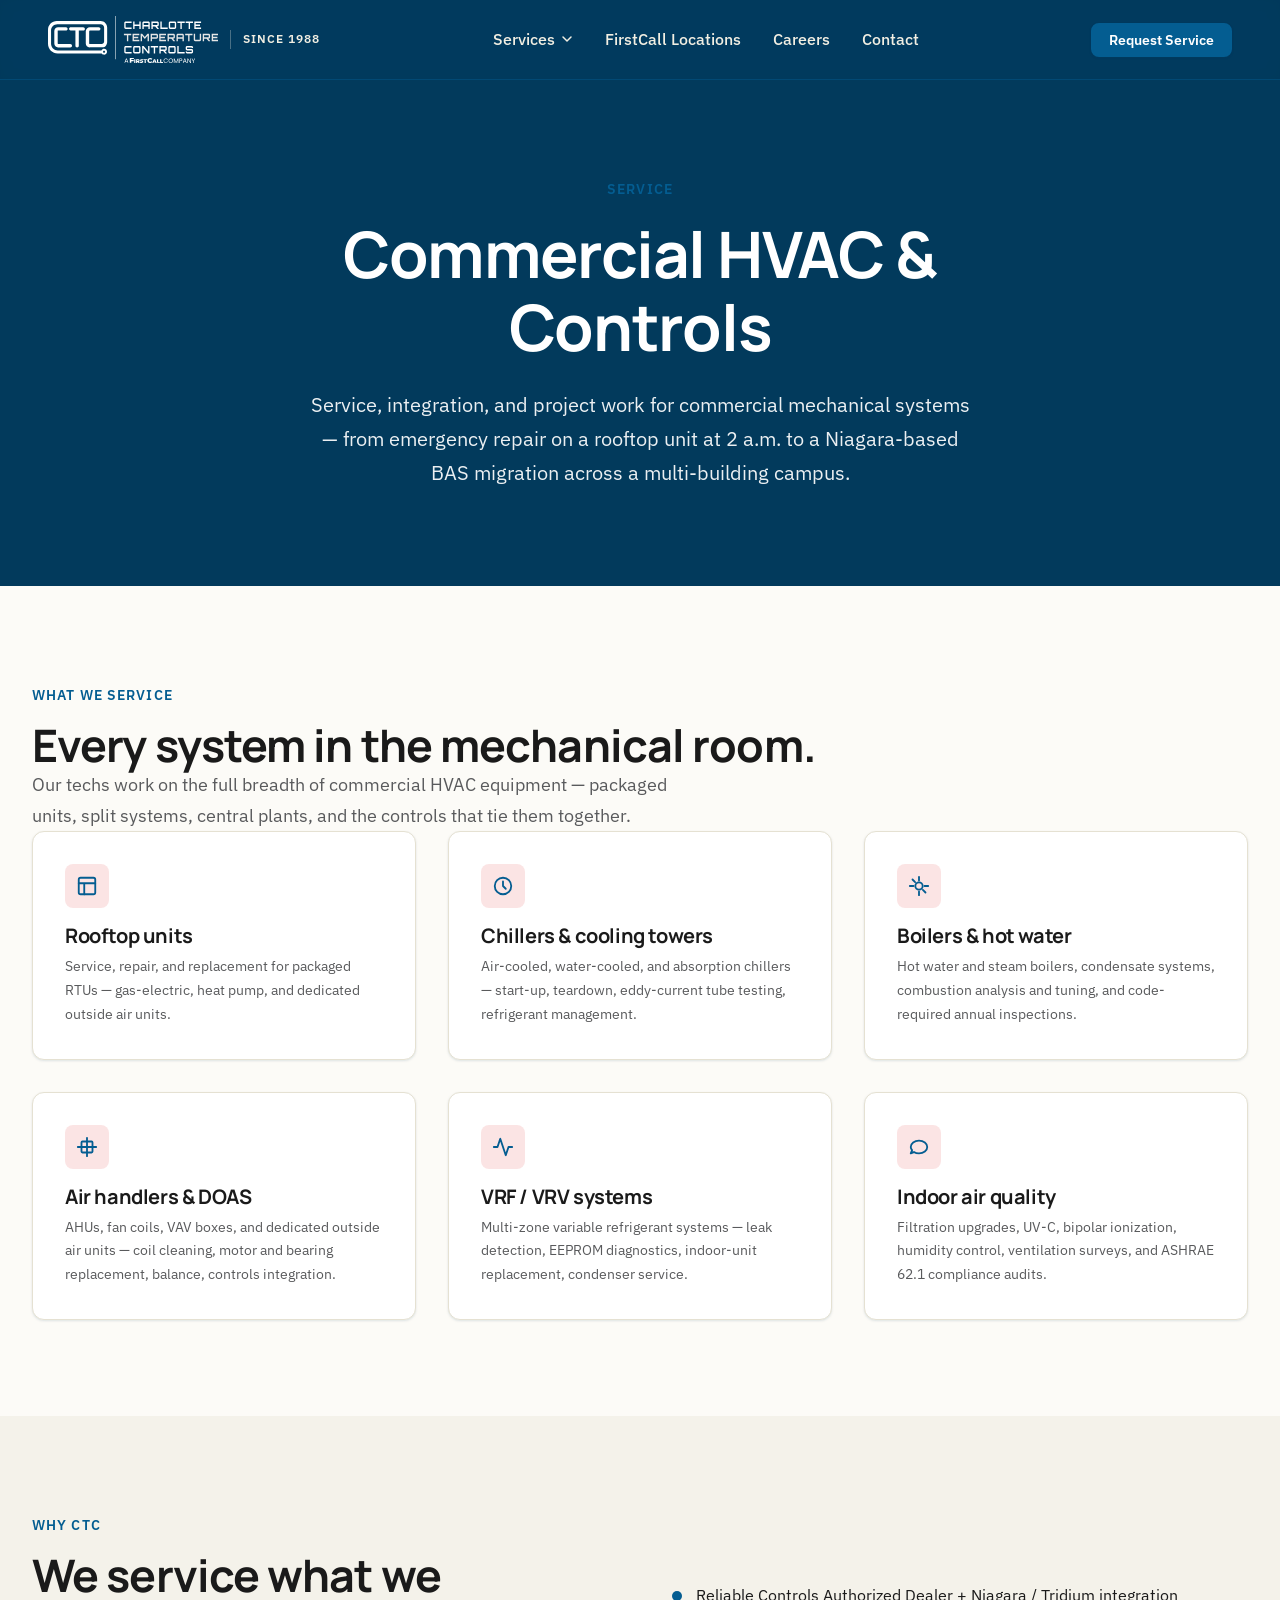
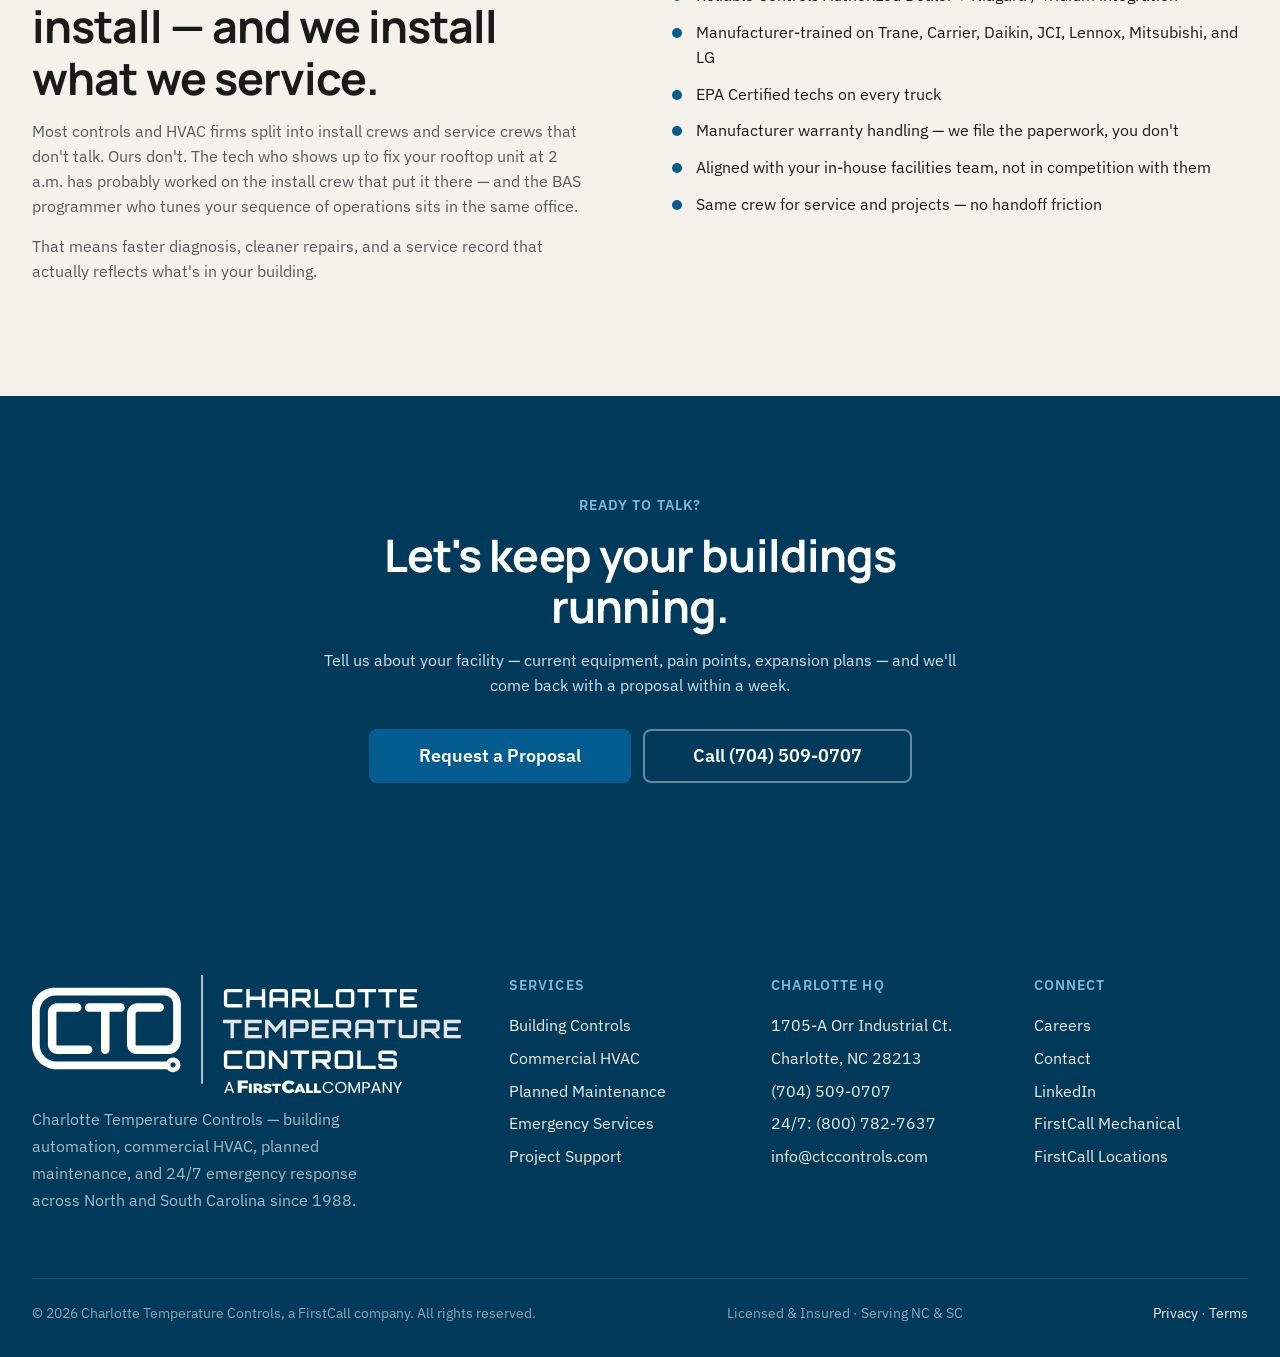
<file: services/commercial-hvac.html>
<!DOCTYPE html>
<!--
  ============================================================
  CTC Service Page Template
  ============================================================

  Used to hydrate each per-service page under services/<slug>.html
  from services/<slug>/config.json. Mirrors the Starnes service-
  page pattern: page-hero, feature-grid, info-grid (why), cta-band
  — single location (Charlotte HQ), no multi-location picker.

  Build directives:
    INLINE_CSS         tokens + base + components + service
    INLINE_LOGO_WHITE  shared/img/logos/ctc-hero-white.svg
    INLINE_BRANCH_JS   shared/js/site.js
  ============================================================
-->
<html lang="en">
<head>
  <meta charset="UTF-8" />
  <meta name="viewport" content="width=device-width, initial-scale=1.0" />
  <title>Commercial HVAC & Controls — Charlotte Temperature Controls</title>
  <meta name="description" content="Commercial HVAC and building automation service from Charlotte Temperature Controls — controls integration, rooftop units, chillers, boilers, VRF, and air handlers across North and South Carolina." />
  <link rel="canonical" href="https://ctccontrols.com/services/commercial-hvac" />

  <meta property="og:type" content="website" />
  <meta property="og:title" content="Commercial HVAC & Controls — Charlotte Temperature Controls" />
  <meta property="og:description" content="Commercial HVAC and building automation service from Charlotte Temperature Controls — controls integration, rooftop units, chillers, boilers, VRF, and air handlers across North and South Carolina." />
  <meta property="og:url" content="https://ctccontrols.com/services/commercial-hvac" />

  <link rel="icon" type="image/svg+xml" href="../shared/img/logos/ctc-favicon.svg" />

  <link rel="preconnect" href="https://fonts.googleapis.com" />
  <link rel="preconnect" href="https://fonts.gstatic.com" crossorigin />
  <link href="https://fonts.googleapis.com/css2?family=Manrope:wght@400;500;600;700;800&family=IBM+Plex+Sans:wght@300;400;500;600;700&display=swap" rel="stylesheet" />

  <style>
    /* ===== tokens.css ===== */
/* ============================================================
   CTC (Charlotte Temperature Controls) Design Tokens

   Brand palette is built around CTC's own logo colors — a single
   strong corporate blue plus mid-gray and near-black — rather than
   the FirstCall Mechanical green family used by STR / C2H or the
   royal-blue + red used by Starnes. CTC's identity is monochromatic
   (one blue, no contrasting accent), so the design leans into a
   confident single-color system rather than introducing a foreign
   accent hue.

   Logo source colors (CTC NEW LOGO.svg):
     #045D91  brand blue (CTC mark + "Charlotte" / "Controls" wordmark)
     #595A5C  mid gray ("Temperature" wordmark)
     #010101  near-black (descriptor line)

   Complementary choices:
     - A deeper navy (#023A5C) for dark surfaces (header / footer / CTA
       bands). Same hue family as the brand blue, just darker — keeps
       the monochromatic feel.
     - A pale sky tint (#7CB8DC) for eyebrow / soft hover on dark
       surfaces. Lighter sibling of the brand blue.
     - Because CTC has no contrasting accent in the logo, primary CTAs
       and "accent" features use the brand blue itself rather than a
       foreign hue. Focus rings + danger states use a soft amber to
       provide enough contrast against the all-blue UI.
     - Cream page bg (#FCFBF7) kept from the shared template — works
       with any brand palette and gives high contrast for dark text.
   ============================================================ */

:root {
  /* --------------------------------------------------------
     COLOR — Brand: CTC blue (single-color system)
     -------------------------------------------------------- */
  --color-primary:        #045D91;  /* CTC brand blue — logo primary */
  --color-primary-dark:   #023A5C;  /* Deep navy — deeper layer (mobile drawer, etc) */
  --color-primary-mid:    #1276B0;  /* Lifted blue — cards on dark */
  --color-primary-soft:   #7CB8DC;  /* Pale sky — borders, soft fills */

  /* Secondary — logo gray. Pairs with the brand blue without competing
     with it. Reserved for subtle accents (eyebrows on light surfaces,
     muted text, secondary CTAs). Also exposed as --color-text-muted
     for body copy below. */
  --color-secondary:      #595A5C;  /* Logo gray — "TEMPERATURE" wordmark */
  --color-secondary-dark: #3D3E40;  /* Darker gray for hover states */
  --color-secondary-soft: #BCBDBE;  /* Pale gray for borders / dividers */

  /* Map green — pulled from the CTC service-area graphic ("Service Area"
     label + Charlotte HQ star). Used for the hero eyebrow so it picks
     up on the brand's existing third color and pops against the
     navy-blue hero video. */
  --color-map-green:      #8FB23B;  /* Sage map green — service-area graphic */

  /* Accent — CTC has no contrasting accent in the logo, so we lean
     into the brand blue itself. CTAs use --color-primary directly.
     --color-accent maps to the same blue so any template code that
     references the accent token keeps brand consistency. */
  --color-accent:         #045D91;  /* Brand blue — primary CTAs */
  --color-accent-dark:    #023A5C;  /* Hover state — navy */
  --color-accent-light:   #7CB8DC;  /* Sky blue — eyebrows + hover on dark
                                       (same hue family as primary — keeps
                                       the monochromatic identity intact) */

  /* --------------------------------------------------------
     COLOR — Surfaces (cream content, navy brackets)
     -------------------------------------------------------- */
  --color-bg:             #FCFBF7;  /* warm cream page bg */
  --color-bg-soft:        #F4F2EA;  /* alt section bands */
  --color-bg-section:     #EDE9DC;  /* tinted bands */
  --color-bg-dark:        #023A5C;  /* deepest — footer + CTA bands */
  --color-bg-card:        #FFFFFF;  /* lifted cards */

  --color-text:           #1A1A1A;  /* matches CTC logo near-black */
  --color-text-muted:     #595A5C;  /* secondary copy — matches logo gray */
  --color-text-light:     #8A93A1;  /* tertiary, meta */
  --color-text-on-dark:   #F2EFE3;  /* warm cream on dark surfaces */
  --color-text-on-primary:#FFFFFF;

  --color-border:         #E5E1D2;
  --color-border-strong:  #C9C7B7;
  --color-border-dark:    #023A5C;

  /* --------------------------------------------------------
     INDUSTRIES-GRID TIER TOKENS
     Recolored to the CTC blue family — single-hue gradient
     across the three tiers.
     -------------------------------------------------------- */
  --fc-tier-1:        #045D91;   /* Specialty Focus — CTC brand blue */
  --fc-tier-2:        #4A92BD;   /* Deep Expertise — mid blue */
  --fc-tier-3:        #BFD9EA;   /* Trusted Partner — pale blue */
  --fc-text-light:    #FFFFFF;
  --fc-text-dark:     #045D91;

  /* --------------------------------------------------------
     COLOR — Semantic
     -------------------------------------------------------- */
  --color-success:        #16A34A;
  --color-warning:        #B8861A;
  --color-danger:         #B45309;  /* amber — gives contrast against the
                                       all-blue UI; pure red would clash */
  --color-info:           #7CB8DC;

  /* --------------------------------------------------------
     TYPOGRAPHY — unchanged from STR/C2H/Starnes
     -------------------------------------------------------- */
  --font-display: "Manrope", system-ui, -apple-system, "Segoe UI", sans-serif;
  --font-body:    "IBM Plex Sans", system-ui, -apple-system, "Segoe UI", sans-serif;
  --font-mono:    "IBM Plex Mono", ui-monospace, "SF Mono", Menlo, monospace;

  --text-xs:    0.75rem;
  --text-sm:    0.875rem;
  --text-base:  1rem;
  --text-lg:    1.125rem;
  --text-xl:    1.25rem;
  --text-2xl:   1.5rem;
  --text-3xl:   1.875rem;
  --text-4xl:   2.25rem;
  --text-5xl:   3rem;
  --text-6xl:   3.75rem;
  --text-7xl:   4.5rem;

  --weight-regular:  400;
  --weight-medium:   500;
  --weight-semibold: 600;
  --weight-bold:     700;
  --weight-extrabold:800;

  --leading-tight:   1.15;
  --leading-snug:    1.3;
  --leading-normal:  1.55;
  --leading-relaxed: 1.7;

  --tracking-tight:  -0.02em;
  --tracking-normal: 0;
  --tracking-wide:   0.02em;
  --tracking-caps:   0.08em;

  /* SPACING — unchanged */
  --space-1:   0.25rem;
  --space-2:   0.5rem;
  --space-3:   0.75rem;
  --space-4:   1rem;
  --space-5:   1.5rem;
  --space-6:   2rem;
  --space-7:   3rem;
  --space-8:   4rem;
  --space-9:   6rem;
  --space-10:  8rem;
  --space-11: 10rem;

  /* LAYOUT — unchanged */
  --container-sm:  640px;
  --container-md:  768px;
  --container-lg: 1024px;
  --container-xl: 1280px;
  --container-2xl: 1600px;
  --container-content: 1440px;

  --header-height: 80px;
  --header-height-mobile: 64px;
  --pad-x: clamp(1.25rem, 4vw, 3rem);

  /* RADII */
  --radius-none: 0;
  --radius-sm:   4px;
  --radius-md:   8px;
  --radius-lg:   12px;
  --radius-xl:   16px;
  --radius-2xl:  24px;
  --radius-pill: 999px;

  /* SHADOWS — tinted to CTC navy family */
  --shadow-xs: 0 1px 2px rgba(2, 58, 92, 0.05);
  --shadow-sm: 0 1px 3px rgba(2, 58, 92, 0.08), 0 1px 2px rgba(2, 58, 92, 0.05);
  --shadow-md: 0 4px 12px rgba(2, 58, 92, 0.10), 0 2px 4px rgba(2, 58, 92, 0.05);
  --shadow-lg: 0 12px 32px rgba(2, 58, 92, 0.12), 0 4px 8px rgba(2, 58, 92, 0.05);
  --shadow-xl: 0 24px 48px rgba(2, 58, 92, 0.16), 0 8px 16px rgba(2, 58, 92, 0.07);

  /* MOTION */
  --ease-out:     cubic-bezier(0.16, 1, 0.3, 1);
  --ease-in-out:  cubic-bezier(0.4, 0, 0.2, 1);
  --duration-fast:   150ms;
  --duration-base:   200ms;
  --duration-slow:   320ms;

  /* Z-INDEX */
  --z-base:     1;
  --z-dropdown: 100;
  --z-sticky:   200;
  --z-header:   300;
  --z-overlay:  400;
  --z-modal:    500;
  --z-toast:    600;
}

/* Focus ring uses brand blue at 35% alpha — keeps the monochromatic
   identity (Starnes used red here because its logo carried red). */
:root {
  --focus-ring: 0 0 0 3px rgba(4, 93, 145, 0.35);
}


/* ===== base.css ===== */
/* ============================================================
   FirstCall Base — resets, typography defaults, utilities
   Depends on tokens.css being loaded first.
   ============================================================ */

/* ---------- Modern reset ---------- */
*, *::before, *::after { box-sizing: border-box; }

* { margin: 0; }

html {
  -webkit-text-size-adjust: 100%;
  text-size-adjust: 100%;
  scroll-behavior: smooth;
}

body {
  min-height: 100vh;
  font-family: var(--font-body);
  font-size: var(--text-base);
  line-height: var(--leading-normal);
  color: var(--color-text);
  background: var(--color-bg);
  -webkit-font-smoothing: antialiased;
  -moz-osx-font-smoothing: grayscale;
  text-rendering: optimizeLegibility;
}

img, svg, video, canvas, picture {
  display: block;
  max-width: 100%;
  height: auto;
}

button, input, select, textarea {
  font: inherit;
  color: inherit;
}

button {
  background: none;
  border: none;
  cursor: pointer;
}

a {
  color: var(--color-primary-mid);
  text-decoration: none;
  transition: color var(--duration-base) var(--ease-out);
}

a:hover {
  color: var(--color-primary);
}

a:focus-visible,
button:focus-visible,
input:focus-visible,
select:focus-visible,
textarea:focus-visible,
[tabindex]:focus-visible {
  outline: none;
  box-shadow: var(--focus-ring);
  border-radius: var(--radius-sm);
}

ul, ol { padding-left: 1.25em; }
ul[role="list"], ol[role="list"] { list-style: none; padding: 0; }

/* ---------- Typography ---------- */

h1, h2, h3, h4, h5, h6 {
  font-family: var(--font-display);
  font-weight: var(--weight-bold);
  line-height: var(--leading-tight);
  letter-spacing: var(--tracking-tight);
  color: var(--color-text);
}

h1, .h1 {
  font-size: clamp(2.25rem, 4.5vw, var(--text-6xl));
  font-weight: var(--weight-bold);
}

h2, .h2 {
  font-size: clamp(1.875rem, 3.5vw, var(--text-5xl));
}

h3, .h3 {
  font-size: clamp(1.5rem, 2.5vw, var(--text-4xl));
}

h4, .h4 {
  font-size: var(--text-2xl);
  letter-spacing: var(--tracking-normal);
}

h5, .h5 {
  font-size: var(--text-xl);
  font-weight: var(--weight-semibold);
  letter-spacing: var(--tracking-normal);
}

h6, .h6 {
  font-size: var(--text-base);
  font-weight: var(--weight-semibold);
  text-transform: uppercase;
  letter-spacing: var(--tracking-caps);
  color: var(--color-text-muted);
}

p {
  line-height: var(--leading-normal);
  color: var(--color-text);
}

.lead {
  font-size: var(--text-lg);
  line-height: var(--leading-relaxed);
  color: var(--color-text-muted);
  max-width: 60ch;
}

.eyebrow {
  display: inline-block;
  font-family: var(--font-body);
  font-size: var(--text-sm);
  font-weight: var(--weight-semibold);
  text-transform: uppercase;
  letter-spacing: var(--tracking-caps);
  color: var(--color-accent);
  margin-bottom: var(--space-3);
}

small, .text-small { font-size: var(--text-sm); }
.text-xs { font-size: var(--text-xs); }
.text-muted { color: var(--color-text-muted); }
.text-light { color: var(--color-text-light); }

/* ---------- Layout utilities ---------- */

.container {
  width: 100%;
  max-width: var(--container-content);
  margin-inline: auto;
  padding-inline: var(--space-5);
}

.container-narrow {
  max-width: 800px;
  margin-inline: auto;
  padding-inline: var(--space-5);
}

.container-wide {
  width: 100%;
  max-width: var(--container-2xl);
  margin-inline: auto;
  padding-inline: var(--space-5);
}

@media (min-width: 768px) {
  .container, .container-narrow, .container-wide {
    padding-inline: var(--space-6);
  }
}

/* Section spacing */
.section {
  padding-block: var(--space-9);
}

.section-tight {
  padding-block: var(--space-7);
}

.section-loose {
  padding-block: var(--space-10);
}

@media (max-width: 767px) {
  .section { padding-block: var(--space-7); }
  .section-loose { padding-block: var(--space-8); }
}

.section--soft { background: var(--color-bg-soft); }
.section--tinted { background: var(--color-bg-section); }
.section--primary { background: var(--color-primary); color: var(--color-text-on-primary); }
.section--dark { background: var(--color-bg-dark); color: var(--color-text-on-dark); }

.section--primary h1, .section--primary h2, .section--primary h3,
.section--primary h4, .section--primary h5, .section--primary h6,
.section--dark h1, .section--dark h2, .section--dark h3,
.section--dark h4, .section--dark h5, .section--dark h6 {
  color: inherit;
}

.section--primary .eyebrow,
.section--dark .eyebrow {
  color: var(--color-accent-light);
}

/* Flex / grid helpers */
.stack > * + * { margin-top: var(--space-4); }
.stack-sm > * + * { margin-top: var(--space-2); }
.stack-lg > * + * { margin-top: var(--space-6); }
.stack-xl > * + * { margin-top: var(--space-7); }

.row {
  display: flex;
  flex-wrap: wrap;
  gap: var(--space-5);
}

.row--between { justify-content: space-between; }
.row--center  { align-items: center; }

.grid {
  display: grid;
  gap: var(--space-6);
}

.grid-2 { grid-template-columns: repeat(2, 1fr); }
.grid-3 { grid-template-columns: repeat(3, 1fr); }
.grid-4 { grid-template-columns: repeat(4, 1fr); }
.grid-6 { grid-template-columns: repeat(6, 1fr); }

@media (max-width: 1023px) {
  .grid-3, .grid-4 { grid-template-columns: repeat(2, 1fr); }
  .grid-6 { grid-template-columns: repeat(3, 1fr); }
}
@media (max-width: 639px) {
  .grid-2, .grid-3, .grid-4, .grid-6 { grid-template-columns: 1fr; }
}

/* Text alignment */
.text-center { text-align: center; }
.text-left   { text-align: left; }
.text-right  { text-align: right; }

/* Display */
.hidden { display: none !important; }

@media (max-width: 767px) {
  .hide-mobile { display: none !important; }
}
@media (min-width: 768px) {
  .show-mobile { display: none !important; }
}

/* Skip-to-content for accessibility */
.skip-link {
  position: absolute;
  top: -100px;
  left: var(--space-4);
  padding: var(--space-3) var(--space-5);
  background: var(--color-primary);
  color: var(--color-text-on-primary);
  border-radius: var(--radius-md);
  font-weight: var(--weight-semibold);
  z-index: var(--z-toast);
  transition: top var(--duration-base) var(--ease-out);
}

.skip-link:focus {
  top: var(--space-4);
}

/* Selection */
::selection {
  background: var(--color-accent);
  color: #fff;
}

/* Reduced motion */
@media (prefers-reduced-motion: reduce) {
  *, *::before, *::after {
    animation-duration: 0.01ms !important;
    animation-iteration-count: 1 !important;
    transition-duration: 0.01ms !important;
    scroll-behavior: auto !important;
  }
}


/* ===== components.css ===== */
/* ============================================================
   FirstCall Components — buttons, cards, forms, nav, footer,
   badges, callouts, photo strip, capabilities grid.
   Depends on tokens.css and base.css.
   ============================================================ */

/* ============================================================
   BUTTONS
   ============================================================ */

.btn {
  display: inline-flex;
  align-items: center;
  justify-content: center;
  gap: var(--space-2);
  padding: var(--space-3) var(--space-6);
  font-family: var(--font-body);
  font-size: var(--text-base);
  font-weight: var(--weight-semibold);
  letter-spacing: var(--tracking-normal);
  line-height: 1;
  border: 2px solid transparent;
  border-radius: var(--radius-md);
  cursor: pointer;
  text-decoration: none;
  transition:
    background-color var(--duration-base) var(--ease-out),
    border-color var(--duration-base) var(--ease-out),
    color var(--duration-base) var(--ease-out),
    transform var(--duration-fast) var(--ease-out),
    box-shadow var(--duration-base) var(--ease-out);
  white-space: nowrap;
}

.btn:active { transform: translateY(1px); }

.btn--primary {
  background: var(--color-accent);
  color: #fff;
  border-color: var(--color-accent);
  box-shadow: var(--shadow-sm);
}
.btn--primary:hover {
  background: var(--color-accent-dark);
  border-color: var(--color-accent-dark);
  color: #fff;
  box-shadow: var(--shadow-md);
}

.btn--secondary {
  background: var(--color-primary);
  color: #fff;
  border-color: var(--color-primary);
}
.btn--secondary:hover {
  background: var(--color-primary-dark);
  border-color: var(--color-primary-dark);
  color: #fff;
}

.btn--outline {
  background: transparent;
  color: var(--color-primary);
  border-color: var(--color-primary);
}
.btn--outline:hover {
  background: var(--color-primary);
  color: #fff;
}

.btn--ghost {
  background: transparent;
  color: var(--color-primary);
  border-color: transparent;
}
.btn--ghost:hover {
  background: var(--color-bg-section);
  color: var(--color-primary-dark);
}

.btn--on-dark {
  background: #fff;
  color: var(--color-primary);
  border-color: #fff;
}
.btn--on-dark:hover {
  background: var(--color-bg-section);
  color: var(--color-primary-dark);
}

.btn--outline-on-dark {
  background: transparent;
  color: #fff;
  border-color: rgba(255,255,255,0.4);
}
.btn--outline-on-dark:hover {
  background: rgba(255,255,255,0.1);
  border-color: #fff;
  color: #fff;
}

/* Size variants */
.btn--sm { padding: var(--space-2) var(--space-4); font-size: var(--text-sm); }
.btn--lg { padding: var(--space-4) var(--space-7); font-size: var(--text-lg); }
.btn--full { width: 100%; }

/* Inline-link arrow button (used a lot on ServiceLogic-style sites) */
.link-arrow {
  display: inline-flex;
  align-items: center;
  gap: var(--space-2);
  font-weight: var(--weight-semibold);
  color: var(--color-primary);
  text-decoration: none;
  transition: gap var(--duration-base) var(--ease-out), color var(--duration-base) var(--ease-out);
}

.link-arrow::after {
  content: "→";
  transition: transform var(--duration-base) var(--ease-out);
  font-weight: var(--weight-regular);
}

.link-arrow:hover {
  color: var(--color-accent);
  gap: var(--space-3);
}

.link-arrow:hover::after { transform: translateX(2px); }

.link-arrow--on-dark { color: var(--color-accent-light); }
.link-arrow--on-dark:hover { color: #fff; }

/* ============================================================
   CARDS
   ============================================================ */

.card {
  background: var(--color-bg);
  border: 1px solid var(--color-border);
  border-radius: var(--radius-lg);
  padding: var(--space-6);
  transition:
    border-color var(--duration-base) var(--ease-out),
    box-shadow var(--duration-base) var(--ease-out),
    transform var(--duration-base) var(--ease-out);
}

.card--hover:hover {
  border-color: var(--color-border-strong);
  box-shadow: var(--shadow-lg);
  transform: translateY(-2px);
}

.card--feature {
  display: flex;
  flex-direction: column;
  gap: var(--space-4);
}

.card--feature .card__icon {
  width: 56px;
  height: 56px;
  display: inline-flex;
  align-items: center;
  justify-content: center;
  background: var(--color-bg-section);
  color: var(--color-primary);
  border-radius: var(--radius-md);
}

.card--feature .card__icon svg { width: 28px; height: 28px; }

.card__title {
  font-family: var(--font-display);
  font-size: var(--text-xl);
  font-weight: var(--weight-bold);
  letter-spacing: var(--tracking-tight);
  color: var(--color-text);
}

.card__body {
  color: var(--color-text-muted);
  line-height: var(--leading-relaxed);
}

/* Branch quick-card (used on parent homepage) */
.branch-card {
  background: var(--color-bg);
  border: 1px solid var(--color-border);
  border-radius: var(--radius-lg);
  padding: var(--space-6);
  display: flex;
  flex-direction: column;
  gap: var(--space-3);
  transition:
    border-color var(--duration-base) var(--ease-out),
    box-shadow var(--duration-base) var(--ease-out),
    transform var(--duration-base) var(--ease-out);
}

.branch-card:hover {
  border-color: var(--color-primary-mid);
  box-shadow: var(--shadow-lg);
  transform: translateY(-2px);
}

.branch-card__location {
  font-family: var(--font-body);
  font-size: var(--text-sm);
  font-weight: var(--weight-semibold);
  text-transform: uppercase;
  letter-spacing: var(--tracking-caps);
  color: var(--color-accent);
}

.branch-card__name {
  font-family: var(--font-display);
  font-size: var(--text-2xl);
  font-weight: var(--weight-bold);
  letter-spacing: var(--tracking-tight);
}

.branch-card__phone {
  font-size: var(--text-lg);
  font-weight: var(--weight-medium);
  color: var(--color-text);
}

.branch-card__phone a { color: inherit; }
.branch-card__phone a:hover { color: var(--color-primary); }

/* ============================================================
   FORMS
   ============================================================ */

.form-field {
  display: flex;
  flex-direction: column;
  gap: var(--space-2);
  margin-bottom: var(--space-4);
}

.form-label {
  font-family: var(--font-body);
  font-size: var(--text-sm);
  font-weight: var(--weight-semibold);
  color: var(--color-text);
}

.form-label .required {
  color: var(--color-accent);
  margin-left: 2px;
}

.form-input,
.form-textarea,
.form-select {
  width: 100%;
  padding: var(--space-3) var(--space-4);
  font-family: var(--font-body);
  font-size: var(--text-base);
  color: var(--color-text);
  background: var(--color-bg);
  border: 1.5px solid var(--color-border);
  border-radius: var(--radius-md);
  transition: border-color var(--duration-base) var(--ease-out), background var(--duration-base) var(--ease-out);
}

.form-input:hover,
.form-textarea:hover,
.form-select:hover {
  border-color: var(--color-border-strong);
}

.form-input:focus,
.form-textarea:focus,
.form-select:focus {
  outline: none;
  border-color: var(--color-primary-mid);
  box-shadow: 0 0 0 3px rgba(220, 38, 38, 0.15);
}

.form-textarea {
  min-height: 140px;
  resize: vertical;
  line-height: var(--leading-normal);
}

.form-select {
  appearance: none;
  background-image: url("data:image/svg+xml;utf8,<svg xmlns='http://www.w3.org/2000/svg' viewBox='0 0 20 20' fill='%231A2421'><path d='M5 8l5 5 5-5z'/></svg>");
  background-repeat: no-repeat;
  background-position: right var(--space-4) center;
  background-size: 16px;
  padding-right: var(--space-7);
}

.form-help {
  font-size: var(--text-xs);
  color: var(--color-text-light);
}

.form-error {
  font-size: var(--text-xs);
  color: var(--color-danger);
  font-weight: var(--weight-medium);
}

.form-input--error,
.form-textarea--error,
.form-select--error {
  border-color: var(--color-danger);
}

/* Checkbox / radio */
.form-checkbox,
.form-radio {
  display: flex;
  gap: var(--space-3);
  align-items: flex-start;
  cursor: pointer;
  font-size: var(--text-sm);
}

.form-checkbox input,
.form-radio input {
  margin-top: 2px;
  accent-color: var(--color-primary);
  width: 18px;
  height: 18px;
}

/* ============================================================
   HEADER / NAV  (Columbus-style: dark green bar over cream page)
   ============================================================ */

.site-header {
  position: sticky;
  top: 0;
  z-index: var(--z-header);
  /* CTC deep navy (#023A5C — same as the footer). Harmonizes header + footer
     into a single "navy bracket" around the cream content. The brighter logo
     blue (#045D91) is reserved for accents (eyebrows, highlights, hover). */
  background: rgba(2, 58, 92, 0.92);
  backdrop-filter: saturate(180%) blur(10px);
  -webkit-backdrop-filter: saturate(180%) blur(10px);
  /* Border tinted to the brighter brand blue at low alpha — a hairline accent
     between header and content. */
  border-bottom: 1px solid rgba(4, 93, 145, 0.45);
  height: var(--header-height);
  display: flex;
  align-items: center;
  transition: box-shadow var(--duration-base) var(--ease-out), background var(--duration-base) var(--ease-out);
}

.site-header.is-scrolled {
  box-shadow: 0 1px 0 rgba(0,0,0,0.4), var(--shadow-sm);
  background: rgba(2, 58, 92, 0.97);
}

.site-header__inner {
  width: 100%;
  max-width: var(--container-2xl);
  margin-inline: auto;
  padding-inline: var(--pad-x);
  display: flex;
  align-items: center;
  justify-content: space-between;
  gap: var(--space-6);
}

.site-header__logo {
  display: inline-flex;
  align-items: center;
  gap: var(--space-3);
  text-decoration: none;
}

.site-header__logo svg {
  /* 20% larger than the prior 39px. Header stays at --header-height (80px);
     the logo just consumes more of the existing vertical room — no extra
     padding/border was around it, so nothing else needs adjusting. */
  height: 47px;
  width: auto;
  display: block;
}

.site-header__tagline {
  font-family: var(--font-body);
  font-size: var(--text-xs);
  font-weight: var(--weight-semibold);
  text-transform: uppercase;
  letter-spacing: var(--tracking-caps);
  color: var(--color-text-on-dark);
  padding-left: var(--space-3);
  border-left: 1px solid rgba(242, 239, 227, 0.3);
}

@media (max-width: 767px) { .site-header__tagline { display: none; } }

.site-nav {
  display: flex;
  align-items: center;
  gap: var(--space-6);
}

.site-nav__link {
  font-family: var(--font-body);
  font-size: var(--text-base);
  font-weight: var(--weight-medium);
  color: var(--color-text-on-dark);
  text-decoration: none;
  padding: var(--space-2) 0;
  position: relative;
  transition: color var(--duration-base) var(--ease-out);
}

.site-nav__link::after {
  content: "";
  position: absolute;
  left: 0;
  bottom: -4px;
  width: 0;
  height: 2px;
  background: var(--color-accent-light);
  transition: width var(--duration-base) var(--ease-out);
}

.site-nav__link:hover { color: var(--color-accent-light); }

.site-nav__link:hover::after,
.site-nav__link[aria-current="page"]::after {
  width: 100%;
}

.site-nav__link[aria-current="page"] {
  color: var(--color-accent-light);
  font-weight: var(--weight-semibold);
}

/* Nav dropdowns (Services + STR Locations) */
.site-nav__dropdown-wrap { position: relative; }
.site-nav__dropdown-toggle {
  background: none;
  border: none;
  cursor: pointer;
  display: inline-flex;
  align-items: center;
  gap: 6px;
}
.site-nav__caret {
  width: 12px;
  height: 12px;
  transition: transform var(--duration-base) var(--ease-out);
}
.site-nav__dropdown-toggle[aria-expanded="true"] .site-nav__caret { transform: rotate(180deg); }
.site-nav__dropdown {
  position: absolute;
  top: calc(100% + 6px);
  left: -8px;
  min-width: 240px;
  /* Deep navy — matches the header (and footer) it descends from. */
  background: rgba(2, 58, 92, 0.97);
  backdrop-filter: saturate(180%) blur(10px);
  -webkit-backdrop-filter: saturate(180%) blur(10px);
  border: 1px solid rgba(4, 93, 145, 0.45);
  border-radius: var(--radius-md);
  padding: var(--space-2);
  box-shadow: var(--shadow-lg);
  opacity: 0;
  pointer-events: none;
  transform: translateY(-4px);
  transition: opacity var(--duration-base) var(--ease-out), transform var(--duration-base) var(--ease-out);
  z-index: 1;
}
.site-nav__dropdown.is-open {
  opacity: 1;
  pointer-events: auto;
  transform: translateY(0);
}
.site-nav__dropdown-link {
  display: block;
  padding: var(--space-3) var(--space-3);
  color: var(--color-text-on-dark);
  border-radius: var(--radius-sm);
  font-size: var(--text-base);
  font-weight: var(--weight-medium);
  text-decoration: none;
  transition: background var(--duration-base) var(--ease-out), color var(--duration-base) var(--ease-out);
}
.site-nav__dropdown-link:hover,
.site-nav__dropdown-link:focus-visible {
  background: rgba(91, 163, 214, 0.15);
  color: var(--color-accent-light);
}
.site-nav__dropdown-link[aria-current="page"] {
  color: var(--color-accent-light);
  background: rgba(91, 163, 214, 0.1);
}

.site-header__cta {
  display: flex;
  align-items: center;
  gap: var(--space-3);
}

/* Mobile menu toggle */
.menu-toggle {
  display: none;
  width: 44px;
  height: 44px;
  align-items: center;
  justify-content: center;
  border-radius: var(--radius-md);
}

.menu-toggle:hover { background: rgba(242, 239, 227, 0.1); }

.menu-toggle__bars,
.menu-toggle__bars::before,
.menu-toggle__bars::after {
  display: block;
  width: 22px;
  height: 2px;
  background: var(--color-text-on-dark);
  position: relative;
  transition: transform var(--duration-base) var(--ease-out), top var(--duration-base) var(--ease-out);
}

.menu-toggle__bars::before,
.menu-toggle__bars::after {
  content: "";
  position: absolute;
  left: 0;
}

.menu-toggle__bars::before { top: -7px; }
.menu-toggle__bars::after  { top: 7px; }

@media (max-width: 1023px) {
  .menu-toggle { display: inline-flex; }
  .site-nav {
    position: fixed;
    top: var(--header-height);
    left: 0;
    right: 0;
    background: var(--color-primary-dark);
    flex-direction: column;
    align-items: stretch;
    padding: var(--space-5);
    border-bottom: 1px solid var(--color-border);
    box-shadow: var(--shadow-lg);
    transform: translateY(-120%);
    transition: transform var(--duration-slow) var(--ease-out);
    gap: 0;
  }
  .site-nav.is-open { transform: translateY(0); }
  .site-nav__link {
    padding-block: var(--space-4);
    border-bottom: 1px solid rgba(124, 184, 220, 0.4);
    font-size: var(--text-lg);
  }
  .site-nav__link:last-child { border-bottom: none; }
  .site-nav__link::after { display: none; }
  .site-header__cta .btn { display: none; }
  .hide-mobile { display: none !important; }

  /* Mobile dropdowns: full-width toggle + collapsible inline menu */
  .site-nav__dropdown-wrap { width: 100%; }
  .site-nav__dropdown-toggle {
    width: 100%;
    justify-content: space-between;
    padding-block: var(--space-4);
    border-bottom: 1px solid rgba(124, 184, 220, 0.4);
    font-size: var(--text-lg);
    color: var(--color-text-on-dark);
  }
  .site-nav__dropdown {
    position: static;
    opacity: 1;
    pointer-events: auto;
    transform: none;
    background: transparent;
    backdrop-filter: none;
    -webkit-backdrop-filter: none;
    border: none;
    border-radius: 0;
    box-shadow: none;
    padding: 0;
    min-width: 0;
    max-height: 0;
    overflow: hidden;
    transition: max-height var(--duration-slow) var(--ease-out);
  }
  .site-nav__dropdown.is-open { max-height: 400px; }
  .site-nav__dropdown-link {
    padding-block: var(--space-3);
    padding-left: var(--space-5);
    border-bottom: 1px solid rgba(124, 184, 220, 0.25);
    font-size: var(--text-base);
  }
}

/* ============================================================
   FOOTER
   ============================================================ */

.site-footer {
  background: var(--color-bg-dark);
  color: var(--color-text-on-dark);
  padding-block: var(--space-9) var(--space-6);
}

.site-footer a { color: var(--color-text-on-dark); text-decoration: none; }
.site-footer a:hover { color: var(--color-accent-light); }

.site-footer__grid {
  display: grid;
  grid-template-columns: 2fr 1fr 1fr 1fr;
  gap: var(--space-7);
  margin-bottom: var(--space-8);
}

@media (max-width: 1023px) {
  .site-footer__grid { grid-template-columns: 1fr 1fr; }
}
@media (max-width: 639px) {
  .site-footer__grid { grid-template-columns: 1fr; }
}

.site-footer__heading {
  font-family: var(--font-body);
  font-size: var(--text-sm);
  font-weight: var(--weight-semibold);
  text-transform: uppercase;
  letter-spacing: var(--tracking-caps);
  color: var(--color-accent-light);
  margin-bottom: var(--space-4);
}

.site-footer__list { list-style: none; padding: 0; display: flex; flex-direction: column; gap: var(--space-2); }
.site-footer__list a { font-size: var(--text-base); }

.site-footer__brand p {
  color: rgba(242, 239, 227, 0.7);
  max-width: 36ch;
  margin-top: var(--space-3);
  line-height: var(--leading-relaxed);
}

.site-footer__bottom {
  padding-top: var(--space-5);
  border-top: 1px solid rgba(255,255,255,0.1);
  display: flex;
  justify-content: space-between;
  flex-wrap: wrap;
  gap: var(--space-4);
  font-size: var(--text-sm);
  color: rgba(242, 239, 227, 0.6);
}

/* ============================================================
   BADGES / TAGS / CALLOUTS
   ============================================================ */

.badge {
  display: inline-flex;
  align-items: center;
  gap: var(--space-2);
  padding: var(--space-1) var(--space-3);
  font-size: var(--text-xs);
  font-weight: var(--weight-semibold);
  text-transform: uppercase;
  letter-spacing: var(--tracking-caps);
  border-radius: var(--radius-pill);
  background: var(--color-bg-section);
  color: var(--color-primary);
}

.badge--accent { background: var(--color-accent); color: #fff; }
.badge--primary { background: var(--color-primary); color: #fff; }
.badge--outline { background: transparent; border: 1.5px solid var(--color-border-strong); color: var(--color-text-muted); }

.callout {
  background: var(--color-bg-section);
  border-left: 4px solid var(--color-accent);
  padding: var(--space-5) var(--space-6);
  border-radius: var(--radius-md);
}

/* ============================================================
   PHOTO STRIP (horizontal scrolling row used on branch sites)
   ============================================================ */

.photo-strip {
  display: grid;
  grid-auto-flow: column;
  grid-auto-columns: minmax(280px, 1fr);
  gap: var(--space-4);
  overflow-x: auto;
  padding-bottom: var(--space-3);
  scroll-snap-type: x mandatory;
  scrollbar-width: thin;
}

.photo-strip__item {
  scroll-snap-align: start;
  aspect-ratio: 4 / 3;
  border-radius: var(--radius-lg);
  overflow: hidden;
  background: var(--color-bg-section);
}

.photo-strip__item img {
  width: 100%;
  height: 100%;
  object-fit: cover;
}

@media (min-width: 1024px) {
  .photo-strip {
    grid-auto-columns: minmax(0, 1fr);
    grid-auto-flow: row;
    grid-template-columns: repeat(4, 1fr);
    overflow: visible;
  }
}

/* ============================================================
   CAPABILITIES GRID (homepage + branch)
   ============================================================ */

.capabilities {
  display: grid;
  grid-template-columns: repeat(3, 1fr);
  gap: var(--space-5);
}

@media (max-width: 1023px) { .capabilities { grid-template-columns: repeat(2, 1fr); } }
@media (max-width: 639px)  { .capabilities { grid-template-columns: 1fr; } }

.capability {
  background: var(--color-bg);
  border: 1px solid var(--color-border);
  border-radius: var(--radius-lg);
  padding: var(--space-6);
  display: flex;
  flex-direction: column;
  gap: var(--space-3);
  transition:
    border-color var(--duration-base) var(--ease-out),
    box-shadow var(--duration-base) var(--ease-out),
    transform var(--duration-base) var(--ease-out);
}

.capability:hover {
  border-color: var(--color-primary-mid);
  box-shadow: var(--shadow-lg);
  transform: translateY(-2px);
}

.capability__icon {
  width: 56px;
  height: 56px;
  display: inline-flex;
  align-items: center;
  justify-content: center;
  background: var(--color-primary);
  color: #fff;
  border-radius: var(--radius-md);
}

.capability__icon svg { width: 28px; height: 28px; }

.capability__title {
  font-family: var(--font-display);
  font-size: var(--text-xl);
  font-weight: var(--weight-bold);
  letter-spacing: var(--tracking-tight);
}

.capability__body {
  color: var(--color-text-muted);
  line-height: var(--leading-relaxed);
  font-size: var(--text-base);
}

/* ============================================================
   HERO (parent + branch share this structural pattern)
   ============================================================ */

.hero {
  position: relative;
  padding-block: var(--space-10) var(--space-9);
  overflow: hidden;
}

.hero--with-photo {
  display: grid;
  grid-template-columns: 1fr 1fr;
  gap: var(--space-8);
  align-items: center;
}

@media (max-width: 1023px) {
  .hero--with-photo { grid-template-columns: 1fr; gap: var(--space-6); }
}

.hero__eyebrow {
  display: inline-block;
  font-size: var(--text-sm);
  font-weight: var(--weight-semibold);
  text-transform: uppercase;
  letter-spacing: var(--tracking-caps);
  color: var(--color-accent);
  margin-bottom: var(--space-4);
}

.hero__title {
  font-family: var(--font-display);
  font-size: clamp(2.5rem, 5vw, var(--text-7xl));
  font-weight: var(--weight-extrabold);
  line-height: var(--leading-tight);
  letter-spacing: var(--tracking-tight);
  margin-bottom: var(--space-5);
  max-width: 16ch;
}

.hero__lede {
  font-size: var(--text-xl);
  line-height: var(--leading-relaxed);
  color: var(--color-text-muted);
  max-width: 50ch;
  margin-bottom: var(--space-6);
}

.hero__cta {
  display: flex;
  flex-wrap: wrap;
  gap: var(--space-3);
}

.hero__photo {
  aspect-ratio: 5 / 4;
  border-radius: var(--radius-xl);
  overflow: hidden;
  background: var(--color-bg-section);
  box-shadow: var(--shadow-xl);
}

.hero__photo img {
  width: 100%; height: 100%; object-fit: cover;
}

/* ============================================================
   COLOR SWATCHES (used in styleguide only, but kept here so
   the swatch component is documented within the system)
   ============================================================ */

.swatch {
  display: flex;
  flex-direction: column;
  gap: var(--space-2);
}

.swatch__chip {
  height: 96px;
  border-radius: var(--radius-md);
  border: 1px solid var(--color-border);
}

.swatch__meta {
  font-size: var(--text-xs);
  color: var(--color-text-muted);
}

.swatch__meta strong {
  display: block;
  color: var(--color-text);
  font-size: var(--text-sm);
  font-weight: var(--weight-semibold);
}


/* ===== service.css ===== */
/* ============================================================
   shared/css/service.css

   Page-specific styles for per-service pages (the template at
   shared/templates/service.html). Inlined by
   scripts/build-branches.js when building service pages.

   Extracted from the FirstCall Columbus service-page reference
   (Website Redesign/columbus/planned-maintenance.html etc.) so
   STR's service pages match that visual structure exactly.
   ============================================================ */

/* ===== PAGE HERO (text-only, dark green band) ===== */
.page-hero {
  position: relative;
  padding-bottom: var(--space-9);
  padding-top: calc(var(--header-height) + var(--space-9));
  margin-top: calc(var(--header-height) * -1);
  background: var(--color-primary-dark);
  color: #fff;
  text-align: center;
}
@media (max-width: 767px) {
  .page-hero {
    padding-bottom: var(--space-7);
    padding-top: calc(var(--header-height) + var(--space-6));
  }
}
.page-hero__inner { max-width: 760px; margin-inline: auto; }
.page-hero__eyebrow {
  display: inline-block;
  font-size: var(--text-sm);
  font-weight: var(--weight-semibold);
  text-transform: uppercase;
  letter-spacing: var(--tracking-caps);
  color: var(--color-accent);
  margin-bottom: var(--space-4);
}
.page-hero__title {
  font-size: clamp(2.25rem, 5vw, 4rem);
  color: #fff;
  margin-bottom: var(--space-5);
}
.page-hero__lede {
  font-size: var(--text-xl);
  line-height: var(--leading-relaxed);
  color: rgba(255, 255, 255, 0.92);
  max-width: 56ch;
  margin-inline: auto;
}

/* ===== FEATURE CARDS (3-up grid of capability tiles) ===== */
.feature-grid {
  display: grid;
  grid-template-columns: repeat(3, 1fr);
  gap: var(--space-6);
}
@media (max-width: 1023px) { .feature-grid { grid-template-columns: repeat(2, 1fr); } }
@media (max-width: 639px)  { .feature-grid { grid-template-columns: 1fr; } }
.feature {
  background: var(--color-bg-card);
  padding: var(--space-6);
  border-radius: var(--radius-lg);
  border: 1px solid var(--color-border);
  box-shadow: var(--shadow-sm);
  transition: transform var(--duration-base) var(--ease-out),
              box-shadow var(--duration-base) var(--ease-out);
}
.feature:hover {
  transform: translateY(-3px);
  box-shadow: var(--shadow-md);
}
.feature__icon {
  width: 44px;
  height: 44px;
  border-radius: var(--radius-md);
  background: rgba(220, 38, 38, 0.12);
  color: var(--color-accent);
  display: flex;
  align-items: center;
  justify-content: center;
  margin-bottom: var(--space-4);
}
.feature__icon svg { width: 22px; height: 22px; }
.feature h3 {
  font-size: var(--text-xl);
  margin-bottom: var(--space-2);
}
.feature p {
  color: var(--color-text-muted);
  line-height: var(--leading-relaxed);
  font-size: var(--text-sm);
}

/* ===== TWO-COLUMN INFO BLOCK (why-it-matters band) ===== */
.info-grid {
  display: grid;
  grid-template-columns: 1fr 1fr;
  gap: var(--space-8);
  align-items: center;
}
@media (max-width: 1023px) { .info-grid { grid-template-columns: 1fr; gap: var(--space-6); } }
.info-grid h2 {
  margin-bottom: var(--space-4);
  max-width: 18ch;
}
.info-grid p {
  color: var(--color-text-muted);
  margin-bottom: var(--space-4);
  max-width: 56ch;
}
.info-grid ul { list-style: none; padding: 0; }
.info-grid li {
  padding-left: var(--space-5);
  position: relative;
  margin-bottom: var(--space-3);
  color: var(--color-text);
}
.info-grid li::before {
  content: "";
  position: absolute;
  left: 0;
  top: 8px;
  width: 10px;
  height: 10px;
  border-radius: 50%;
  background: var(--color-accent);
}

/* ===== CTA BAND (bottom dark green prompt) ===== */
.cta-band {
  background: var(--color-bg-dark);
  color: var(--color-text-on-dark);
  padding-block: var(--space-9);
  text-align: center;
}
.cta-band__inner { max-width: 700px; margin-inline: auto; }
.cta-band h2 {
  color: #fff;
  margin-bottom: var(--space-4);
}
.cta-band p {
  color: rgba(255, 255, 255, 0.85);
  margin-bottom: var(--space-6);
}
.cta-band__row {
  display: flex;
  justify-content: center;
  gap: var(--space-3);
  flex-wrap: wrap;
}

/* ===== "AT-YOUR-LOCATION" PICKER (4 STR offices at the bottom) ===== */
.location-picker {
  display: grid;
  grid-template-columns: repeat(4, 1fr);
  gap: var(--space-4);
  margin-top: var(--space-6);
}
@media (max-width: 1023px) { .location-picker { grid-template-columns: repeat(2, 1fr); } }
@media (max-width: 639px)  { .location-picker { grid-template-columns: 1fr; } }
.location-picker__item {
  background: rgba(255, 255, 255, 0.06);
  border: 1px solid rgba(255, 255, 255, 0.18);
  border-radius: var(--radius-md);
  padding: var(--space-4);
  color: var(--color-text-on-dark);
  text-decoration: none;
  text-align: left;
  display: flex;
  flex-direction: column;
  gap: var(--space-2);
  transition: background var(--duration-base) var(--ease-out),
              border-color var(--duration-base) var(--ease-out),
              transform var(--duration-base) var(--ease-out);
}
.location-picker__item:hover {
  background: rgba(91, 163, 214, 0.12);
  border-color: var(--color-accent-light);
  transform: translateY(-2px);
}
.location-picker__city {
  font-family: var(--font-display);
  font-weight: var(--weight-bold);
  font-size: var(--text-lg);
  color: #fff;
}
.location-picker__phone {
  font-size: var(--text-sm);
  color: var(--color-accent-light);
  font-weight: var(--weight-medium);
}

/* ============================================================
   RESIDENTIAL-PAGE BONUS SECTIONS
   Gated behind a "showResidentialExtras" #if in the template.
   ============================================================ */

/* ===== Social proof strip (Google rating + BBB + pricing promise) ===== */
.social-proof-strip {
  background: var(--color-bg-soft);
  border-top: 1px solid var(--color-border);
  border-bottom: 1px solid var(--color-border);
  padding-block: var(--space-5);
}
.social-proof-strip__inner {
  display: grid;
  grid-template-columns: auto auto 1fr;
  align-items: center;
  gap: var(--space-7);
}
@media (max-width: 1023px) {
  .social-proof-strip__inner {
    grid-template-columns: 1fr;
    gap: var(--space-4);
    text-align: center;
  }
}

.social-proof__google {
  display: inline-flex;
  align-items: center;
  gap: var(--space-3);
  text-decoration: none;
  color: var(--color-text);
}
.social-proof__google:hover { color: var(--color-accent); }
.social-proof__stars {
  --rating: 5;
  display: inline-block;
  position: relative;
  font-size: var(--text-xl);
  letter-spacing: 2px;
  line-height: 1;
  color: #d1d5db;
}
.social-proof__stars::before {
  content: "★★★★★";
  position: absolute;
  top: 0;
  left: 0;
  width: calc((var(--rating) / 5) * 100%);
  overflow: hidden;
  white-space: nowrap;
  color: #F5A623;
}
.social-proof__rating {
  font-family: var(--font-display);
  font-size: var(--text-2xl);
  font-weight: var(--weight-bold);
  color: var(--color-text);
}
.social-proof__count {
  font-size: var(--text-sm);
  color: var(--color-text-muted);
}

.social-proof__bbb {
  display: inline-flex;
  align-items: center;
  gap: var(--space-3);
  text-decoration: none;
  padding: var(--space-2) var(--space-4);
  border: 2px solid var(--color-primary);
  border-radius: var(--radius-md);
  transition: background var(--duration-base) var(--ease-out);
}
.social-proof__bbb:hover { background: rgba(0, 0, 159, 0.05); }
.social-proof__bbb-badge {
  font-family: var(--font-display);
  font-size: var(--text-base);
  font-weight: var(--weight-extrabold);
  color: var(--color-primary);
  letter-spacing: 0.05em;
}
.social-proof__bbb-rating {
  font-size: var(--text-sm);
  font-weight: var(--weight-semibold);
  color: var(--color-text);
}

.social-proof__pricing {
  font-size: var(--text-base);
  font-weight: var(--weight-medium);
  color: var(--color-text);
  line-height: var(--leading-snug);
  max-width: 48ch;
  justify-self: end;
}
@media (max-width: 1023px) {
  .social-proof__pricing { justify-self: center; max-width: 60ch; }
}

/* ===== Testimonials grid (2x2 desktop / 1-col mobile) ===== */
.testimonials-grid {
  display: grid;
  grid-template-columns: repeat(2, 1fr);
  gap: var(--space-5);
}
@media (max-width: 767px) { .testimonials-grid { grid-template-columns: 1fr; } }
.testimonial {
  background: var(--color-bg-card);
  border: 1px solid var(--color-border);
  border-radius: var(--radius-lg);
  padding: var(--space-6);
  box-shadow: var(--shadow-sm);
}
.testimonial__stars {
  color: #F5A623;
  font-size: var(--text-lg);
  letter-spacing: 2px;
  margin-bottom: var(--space-3);
}
.testimonial__quote {
  font-size: var(--text-base);
  line-height: var(--leading-relaxed);
  color: var(--color-text);
  margin: 0 0 var(--space-4);
  font-style: italic;
}
.testimonial__quote::before { content: "\201C"; }
.testimonial__quote::after  { content: "\201D"; }
.testimonial__attribution {
  font-size: var(--text-sm);
  color: var(--color-text-muted);
  border-top: 1px solid var(--color-border);
  padding-top: var(--space-3);
}
.testimonial__name {
  font-weight: var(--weight-semibold);
  color: var(--color-text);
}

/* ===== Service area + trust badges (2-col) ===== */
.service-trust-grid {
  display: grid;
  grid-template-columns: 1fr 1fr;
  gap: var(--space-8);
}
@media (max-width: 1023px) { .service-trust-grid { grid-template-columns: 1fr; gap: var(--space-6); } }

.service-area h2,
.trust-badges-col h2 {
  margin-bottom: var(--space-4);
  max-width: 20ch;
}
.service-area p { color: var(--color-text-muted); margin-bottom: var(--space-4); }

.service-area__counties {
  list-style: none;
  padding: 0;
  display: grid;
  grid-template-columns: repeat(2, 1fr);
  gap: var(--space-2);
  margin-bottom: var(--space-5);
}
.service-area__counties li {
  padding-left: var(--space-5);
  position: relative;
  font-weight: var(--weight-semibold);
  color: var(--color-text);
}
.service-area__counties li::before {
  content: "";
  position: absolute;
  left: 0;
  top: 7px;
  width: 10px;
  height: 10px;
  border-radius: 50%;
  background: var(--color-accent);
}

.service-area__towns-label {
  font-size: var(--text-sm);
  color: var(--color-text-muted);
  text-transform: uppercase;
  letter-spacing: var(--tracking-caps);
  font-weight: var(--weight-semibold);
  margin-bottom: var(--space-3) !important;
}
.service-area__towns {
  display: flex;
  flex-wrap: wrap;
  gap: var(--space-2);
  margin-bottom: var(--space-5) !important;
}
.service-area__towns span {
  background: var(--color-bg-section);
  color: var(--color-text);
  padding: 4px 12px;
  border-radius: var(--radius-pill);
  font-size: var(--text-sm);
  font-weight: var(--weight-medium);
}
.service-area__note {
  font-size: var(--text-sm);
  color: var(--color-text-muted);
}
.service-area__note a {
  color: var(--color-accent);
  font-weight: var(--weight-semibold);
}

.trust-badges {
  list-style: none;
  padding: 0;
  display: flex;
  flex-direction: column;
  gap: var(--space-3);
}
.trust-badge {
  display: flex;
  align-items: center;
  gap: var(--space-3);
  padding: var(--space-3) var(--space-4);
  background: var(--color-bg-card);
  border: 1px solid var(--color-border);
  border-radius: var(--radius-md);
}
.trust-badge__check {
  width: 28px;
  height: 28px;
  border-radius: 50%;
  background: var(--color-accent);
  color: #fff;
  display: inline-flex;
  align-items: center;
  justify-content: center;
  flex: 0 0 auto;
}
.trust-badge__check svg { width: 16px; height: 16px; }
.trust-badge__label {
  font-family: var(--font-display);
  font-weight: var(--weight-semibold);
  font-size: var(--text-base);
  color: var(--color-text);
}


    /* Partner strip — Reliable Controls Authorized Dealer callout.
       Light cream surface so the dark Reliable Controls wordmark reads
       cleanly. Only renders on services with a `partners` config block
       — currently just building-controls. */
    .partner-strip {
      background: var(--color-bg-soft);
      color: var(--color-text);
      padding: var(--space-7) 0;
      border-top: 1px solid var(--color-border);
      border-bottom: 1px solid var(--color-border);
    }
    .partner-strip__inner {
      display: flex;
      flex-direction: column;
      gap: var(--space-5);
      align-items: center;
      text-align: center;
    }
    .partner-strip__badge {
      display: block;
      max-width: 100%;
      width: min(420px, 80%);
      height: auto;
    }
    .partner-strip__heading {
      font-family: var(--font-display);
      font-size: clamp(var(--text-xl), 2.4vw, var(--text-3xl));
      font-weight: var(--weight-bold);
      letter-spacing: var(--tracking-tight);
      line-height: var(--leading-tight);
      color: var(--color-text);
      margin: 0;
      max-width: 56ch;
    }
    .partner-strip__body {
      font-size: var(--text-lg);
      line-height: var(--leading-normal);
      color: var(--color-text-muted);
      max-width: 64ch;
      margin: 0;
    }
  </style>
</head>

<body>
  <a href="#main" class="skip-link">Skip to content</a>

  <!-- HEADER -->
  <header class="site-header" role="banner">
    <div class="site-header__inner">
      <a class="site-header__logo" href="../index.html" aria-label="Charlotte Temperature Controls, home">
        <svg id="Layer_1" data-name="Layer 1" xmlns="http://www.w3.org/2000/svg" viewBox="0 0 662.35 182.63">
  <defs>
    <style>
      .cls-1 {
        fill: #FFFFFF;
      }

      .cls-2 {
        fill: #E6E6E6;
      }

      .cls-3 {
        fill: #FFFFFF;
      }
    </style>
  </defs>
  <path class="cls-3" d="M296.41,27.11v17.53c0,3.06,2.46,5.51,5.51,5.51h22.96v-5.24h-22.96c-.16,0-.28-.12-.28-.28v-17.53c0-.16.12-.28.28-.28h22.96v-5.24h-22.96c-3.05,0-5.51,2.47-5.51,5.53Z"/>
  <polygon class="cls-3" points="355 33.26 336.28 33.26 336.28 21.6 331.04 21.6 331.04 50.16 336.28 50.16 336.28 38.5 355 38.5 355 50.16 360.23 50.16 360.23 21.6 355 21.6 355 33.26"/>
  <path class="cls-3" d="M389.83,21.6h-17.49c-3.06,0-5.51,2.46-5.51,5.51v23.04h5.24v-9.6h18.05v9.6h5.28v-23.04c0-3.05-2.51-5.51-5.56-5.51ZM390.1,35.32h-18.05v-8.21c0-.16.12-.28.28-.28h17.49c.16,0,.28.12.28.28v8.21h0Z"/>
  <path class="cls-3" d="M424.84,21.64h-23v28.52h5.24v-9.8h9.36l8.25,9.8h5.72v-1.35l-7.1-8.45h1.54c3.06,0,5.55-2.5,5.55-5.51v-7.7c0-3.02-2.49-5.52-5.55-5.52ZM425.12,34.85c0,.16-.12.28-.28.28h-17.49c-.16,0-.28-.12-.28-.28v-7.7c0-.16.12-.28.28-.28h17.49c.16,0,.28.12.28.28v7.7Z"/>
  <polygon class="cls-3" points="441.87 21.56 436.63 21.56 436.63 50.16 465.18 50.16 465.18 44.92 441.87 44.92 441.87 21.56"/>
  <path class="cls-3" d="M492.43,21.6h-17.53c-3.06,0-5.51,2.46-5.51,5.51v17.53c0,3.06,2.46,5.51,5.51,5.51h17.53c3.01,0,5.51-2.46,5.51-5.51v-17.53c0-3.05-2.49-5.51-5.51-5.51ZM492.67,44.64c0,.16-.12.28-.24.28h-17.53c-.16,0-.28-.12-.28-.28v-17.53c0-.16.12-.28.28-.28h17.53c.12,0,.24.12.24.28v17.53Z"/>
  <polygon class="cls-3" points="502.87 26.83 514.52 26.83 514.52 50.16 519.8 50.16 519.8 26.83 531.42 26.83 531.42 21.6 502.87 21.6 502.87 26.83"/>
  <polygon class="cls-3" points="534.96 26.83 546.62 26.83 546.62 50.16 551.89 50.16 551.89 26.83 563.51 26.83 563.51 21.6 534.96 21.6 534.96 26.83"/>
  <polygon class="cls-3" points="594.8 26.83 594.8 21.6 568.55 21.6 568.55 50.16 594.8 50.16 594.8 44.92 573.82 44.92 573.82 38.5 590.72 38.5 590.72 33.26 573.82 33.26 573.82 26.83 594.8 26.83"/>
  <polygon class="cls-2" points="294.99 74.43 306.65 74.43 306.65 97.75 311.92 97.75 311.92 74.43 323.55 74.43 323.55 69.2 294.99 69.2 294.99 74.43"/>
  <polygon class="cls-2" points="328.58 97.75 354.84 97.75 354.84 92.52 333.86 92.52 333.86 86.09 350.75 86.09 350.75 80.86 333.86 80.86 333.86 74.43 354.84 74.43 354.84 69.2 328.58 69.2 328.58 97.75"/>
  <polygon class="cls-2" points="376.14 81.57 365.75 69.2 360.03 69.2 360.03 97.75 365.27 97.75 365.27 76.81 376.14 89.7 386.97 76.81 386.97 97.75 392.24 97.75 392.24 69.2 386.49 69.2 376.14 81.57"/>
  <path class="cls-2" d="M421.83,69.24h-23v28.52h5.24v-9.8l.12.04,17.65-.04c3.06,0,5.55-2.49,5.55-5.51v-7.7c0-3.02-2.49-5.52-5.55-5.52ZM422.11,82.44c0,.16-.12.28-.28.28h-17.49c-.16,0-.28-.12-.28-.28v-7.7c0-.16.12-.28.28-.28h17.49c.16,0,.28.12.28.28v7.7Z"/>
  <polygon class="cls-2" points="432.26 97.75 458.52 97.75 458.52 92.52 437.54 92.52 437.54 86.09 454.44 86.09 454.44 80.86 437.54 80.86 437.54 74.43 458.52 74.43 458.52 69.2 432.26 69.2 432.26 97.75"/>
  <path class="cls-2" d="M487.51,69.24h-23v28.52h5.24v-9.8h9.36l8.25,9.8h5.72v-1.35l-7.1-8.45h1.54c3.06,0,5.55-2.49,5.55-5.51v-7.7c0-3.02-2.49-5.52-5.55-5.52ZM487.79,82.44c0,.16-.12.28-.28.28h-17.49c-.16,0-.28-.12-.28-.28v-7.7c0-.16.12-.28.28-.28h17.49c.16,0,.28.12.28.28v7.7Z"/>
  <path class="cls-2" d="M522.34,69.2h-17.49c-3.06,0-5.51,2.46-5.51,5.51v23.04h5.24v-9.6h18.05v9.6h5.28v-23.04c0-3.05-2.5-5.51-5.56-5.51ZM522.62,82.92h-18.05v-8.21c0-.16.12-.28.28-.28h17.49c.16,0,.28.12.28.28v8.21h0Z"/>
  <polygon class="cls-2" points="532.97 74.43 544.63 74.43 544.63 97.75 549.9 97.75 549.9 74.43 561.53 74.43 561.53 69.2 532.97 69.2 532.97 74.43"/>
  <path class="cls-2" d="M589.69,92.24c0,.16-.12.28-.24.28h-17.53c-.16,0-.28-.12-.28-.28v-23.04h-5.24v23.04c0,3.06,2.46,5.51,5.51,5.51h17.53c3.01,0,5.51-2.46,5.51-5.51v-23.04h-5.26v23.04Z"/>
  <path class="cls-2" d="M624.27,69.24h-23v28.52h5.24v-9.8h9.36l8.25,9.8h5.72v-1.35l-7.1-8.45h1.54c3.06,0,5.55-2.49,5.55-5.51v-7.7c0-3.02-2.49-5.52-5.55-5.52ZM624.55,82.44c0,.16-.12.28-.28.28h-17.48c-.16,0-.28-.12-.28-.28v-7.7c0-.16.12-.28.28-.28h17.49c.16,0,.28.12.28.28v7.7h0Z"/>
  <polygon class="cls-2" points="662.35 74.43 662.35 69.2 636.1 69.2 636.1 97.75 662.35 97.75 662.35 92.52 641.37 92.52 641.37 86.09 658.26 86.09 658.26 80.86 641.37 80.86 641.37 74.43 662.35 74.43"/>
  <path class="cls-3" d="M296.41,122.3v17.53c0,3.06,2.46,5.51,5.51,5.51h22.96v-5.24h-22.96c-.16,0-.28-.12-.28-.28v-17.53c0-.16.12-.28.28-.28h22.96v-5.24h-22.96c-3.05.02-5.51,2.48-5.51,5.53Z"/>
  <path class="cls-3" d="M353.96,116.79h-17.53c-3.06,0-5.51,2.46-5.51,5.51v17.53c0,3.06,2.46,5.51,5.51,5.51h17.53c3.01,0,5.51-2.46,5.51-5.51v-17.53c0-3.05-2.49-5.51-5.51-5.51ZM354.2,139.84c0,.16-.12.28-.24.28h-17.53c-.16,0-.28-.12-.28-.28v-17.53c0-.16.12-.28.28-.28h17.53c.12,0,.24.12.24.28v17.53Z"/>
  <polygon class="cls-3" points="389.11 137.73 371.54 116.79 365.83 116.79 365.83 145.35 371.06 145.35 371.06 124.41 388.67 145.35 394.38 145.35 394.38 116.79 389.11 116.79 389.11 137.73"/>
  <polygon class="cls-3" points="399.38 122.03 411.04 122.03 411.04 145.35 416.32 145.35 416.32 122.03 427.94 122.03 427.94 116.79 399.38 116.79 399.38 122.03"/>
  <path class="cls-3" d="M455.87,116.83h-23v28.52h5.24v-9.8h9.36l8.25,9.8h5.72v-1.35l-7.1-8.45h1.54c3.06,0,5.55-2.5,5.55-5.51v-7.7c0-3.02-2.5-5.52-5.55-5.52ZM456.14,130.04c0,.16-.12.28-.28.28h-17.49c-.16,0-.28-.12-.28-.28v-7.7c0-.16.12-.28.28-.28h17.49c.16,0,.28.12.28.28v7.7Z"/>
  <path class="cls-3" d="M490.57,116.79h-17.53c-3.06,0-5.51,2.46-5.51,5.51v17.53c0,3.06,2.46,5.51,5.51,5.51h17.53c3.01,0,5.51-2.46,5.51-5.51v-17.53c0-3.05-2.49-5.51-5.51-5.51ZM490.8,139.84c0,.16-.12.28-.24.28h-17.53c-.16,0-.28-.12-.28-.28v-17.53c0-.16.12-.28.28-.28h17.53c.12,0,.24.12.24.28v17.53Z"/>
  <polygon class="cls-3" points="507.7 116.75 502.47 116.75 502.47 145.35 531.02 145.35 531.02 140.11 507.7 140.11 507.7 116.75"/>
  <path class="cls-3" d="M563.66,124.49v-2.18c0-3.06-2.5-5.51-5.51-5.51h-17.53c-3.06,0-5.51,2.46-5.51,5.51v5.87c0,3.06,2.46,5.51,5.51,5.51h17.53c.12,0,.24.12.24.28v5.87c0,.16-.12.28-.24.28h-17.53c-.16,0-.28-.12-.28-.28v-2.18h-5.24v2.18c0,3.06,2.46,5.51,5.51,5.51h17.53c3.01,0,5.51-2.46,5.51-5.51v-5.87c0-3.06-2.5-5.51-5.51-5.51h-17.53c-.16,0-.28-.12-.28-.28v-5.87c0-.16.12-.28.28-.28h17.53c.12,0,.24.12.24.28v2.18h5.28Z"/>
  <path class="cls-3" d="M39.2,56.73h30.53c2.74,0,5.22-1.73,6.17-4.3.76-2.05.48-4.25-.78-6.05-1.25-1.79-3.21-2.82-5.4-2.82h-30.53c-8.09,0-14.68,6.58-14.68,14.68v49.03c0,8.09,6.58,14.68,14.68,14.68h47.52c3.63,0,6.58-2.96,6.58-6.58s-2.95-6.58-6.58-6.58h-47.51c-.83,0-1.52-.69-1.52-1.52v-49.03c0-.84.69-1.52,1.52-1.52ZM163.26,56.73h33.76c3.57,0,6.54-2.7,6.76-6.14.12-1.84-.5-3.59-1.77-4.94-1.24-1.32-2.99-2.08-4.8-2.08h-34.28c-8.9,0-16.13,7.24-16.13,16.13v47.57c0,8.09,6.58,14.68,14.68,14.68,0,0,23.98-.03,43.38-.05h.11s6.63,0,6.63,0c1,0,1.83-.06,2.6-.18,3.87-.61,7.26-2.48,10.09-5.54,3.61-3.91,5.6-9.14,5.6-14.73v-56.3c0-13.97-11.36-25.34-25.34-25.34H34.16C15.33,19.81,0,35.13,0,53.97v53.65c0,20.9,17.01,37.91,37.91,37.91h170.78c2.16,2.92,5.56,4.65,9.19,4.65,6.29,0,11.42-5.12,11.42-11.42s-5.12-11.42-11.42-11.42c-4.32,0-8.27,2.45-10.2,6.29H37.91c-14.34,0-26.01-11.67-26.01-26.01v-51.46c0-13.48,10.97-24.45,24.45-24.45h168.21c7.41,0,13.45,6.03,13.45,13.45v54.02c0,5.3-4.32,9.62-9.62,9.62h-46.89c-.83,0-1.52-.69-1.52-1.52v-47.26c0-1.81,1.46-3.29,3.28-3.29ZM217.88,134.66c2.26,0,4.1,1.83,4.1,4.1s-1.83,4.1-4.1,4.1-4.1-1.83-4.1-4.1,1.83-4.1,4.1-4.1ZM113.15,121.96c3.63,0,6.58-2.96,6.58-6.58v-58.65h17.03c3.62,0,6.57-2.95,6.58-6.57,0-1.76-.68-3.42-1.92-4.67s-2.9-1.93-4.66-1.93h-48.46c-2.74,0-5.22,1.73-6.17,4.3-.76,2.05-.48,4.25.78,6.05,1.25,1.79,3.21,2.82,5.4,2.82h18.26v58.66c0,3.63,2.95,6.57,6.57,6.57Z"/>
  <rect class="cls-3" x="261.57" width="2.06" height="168"/>
  <g>
    <path class="cls-1" d="M323.83,167.34v3.81h9.07v4.35h-9.07v6.55h-6.05v-19.07h15.82v4.35h-9.77Z"/>
    <path class="cls-1" d="M334.98,182.17v-14.38h4.56v14.38h-4.56Z"/>
    <path class="cls-1" d="M349.31,178.27h-2.41v3.88h-4.56v-14.38h7.17c4.12,0,6.49,1.85,6.49,5.11,0,2.13-.92,3.69-2.59,4.58l3.11,4.7h-5.18l-2.04-3.88ZM349.51,174.99c1.36,0,2.15-.7,2.15-1.99s-.79-1.95-2.15-1.95h-2.61v3.94h2.61Z"/>
    <path class="cls-1" d="M370.39,169.51l-1.69,3.28c-1.58-.84-3.82-1.6-5.11-1.6-.77,0-1.27.25-1.27.78,0,2.11,8.03.86,8.03,6.05,0,3.06-2.9,4.51-6.34,4.51-2.61,0-5.46-.86-7.39-2.28l1.71-3.24c1.58,1.25,4.15,2.2,5.73,2.2.97,0,1.58-.31,1.58-.96,0-2.17-8.03-.8-8.03-5.87,0-2.77,2.52-4.53,6.36-4.53,2.35,0,4.76.66,6.43,1.66Z"/>
    <path class="cls-1" d="M379.99,171.36v10.98h-4.58v-10.98h-4.45v-3.41h13.51v3.41h-4.47Z"/>
    <path class="cls-1" d="M405.5,166.46l-3.5,3.88c-1.29-1.53-3.18-2.54-4.88-2.54-2.77,0-4.88,2.1-4.88,4.92s2.1,4.94,4.88,4.94c1.58,0,3.48-.87,4.88-2.21l3.5,3.5c-2.22,2.24-5.58,3.69-8.67,3.69-6.22,0-10.81-4.21-10.81-9.86s4.67-9.7,11.01-9.7c3.1,0,6.4,1.31,8.47,3.39Z"/>
    <path class="cls-1" d="M410.59,179.98l-.92,2.3h-4.69l6.56-14.38h4.69l6.34,14.38h-4.87l-.9-2.3h-6.21ZM413.75,172.17l-1.89,4.7h3.73l-1.84-4.7Z"/>
    <path class="cls-1" d="M434.51,178.56v3.57h-11.01v-14.38h4.56v10.81h6.45Z"/>
    <path class="cls-1" d="M446.66,178.58v3.57h-11.01v-14.38h4.56v10.81h6.45Z"/>
    <path class="cls-1" d="M308.42,178.33h-7.61l-1.4,3.77h-2.4l6.31-16.85h2.63l6.28,16.85h-2.4l-1.4-3.77ZM307.77,176.53l-3.15-8.56-3.15,8.56h6.31Z"/>
    <g>
      <path class="cls-1" d="M450.18,169.25c.77-1.32,1.81-2.35,3.14-3.1,1.33-.75,2.8-1.12,4.42-1.12,1.9,0,3.56.45,4.98,1.34,1.42.89,2.45,2.16,3.1,3.79h-2.73c-.48-1.02-1.18-1.81-2.09-2.36-.91-.55-2-.83-3.27-.83s-2.31.28-3.28.83c-.97.55-1.73,1.33-2.28,2.35-.55,1.01-.83,2.2-.83,3.56s.28,2.52.83,3.54c.55,1.01,1.31,1.8,2.28,2.35.97.55,2.06.83,3.28.83s2.36-.27,3.27-.81,1.61-1.33,2.09-2.35h2.73c-.65,1.62-1.68,2.87-3.1,3.76-1.42.88-3.08,1.33-4.98,1.33-1.62,0-3.09-.37-4.42-1.11-1.33-.74-2.37-1.76-3.14-3.07-.77-1.31-1.15-2.8-1.15-4.45s.38-3.14,1.15-4.46Z"/>
      <path class="cls-1" d="M472.67,181.26c-1.33-.74-2.39-1.77-3.17-3.09-.78-1.32-1.16-2.81-1.16-4.46s.39-3.14,1.16-4.46c.78-1.32,1.83-2.35,3.17-3.09,1.33-.74,2.81-1.11,4.43-1.11s3.12.37,4.45,1.11c1.33.74,2.39,1.76,3.15,3.08.77,1.31,1.15,2.8,1.15,4.47s-.38,3.16-1.15,4.47c-.77,1.31-1.82,2.34-3.15,3.08-1.33.74-2.82,1.11-4.45,1.11s-3.09-.37-4.43-1.11ZM480.39,179.62c.98-.55,1.74-1.34,2.3-2.36s.84-2.2.84-3.55-.28-2.55-.84-3.56c-.56-1.01-1.32-1.79-2.29-2.35-.97-.55-2.07-.83-3.3-.83s-2.34.28-3.3.83c-.97.55-1.73,1.33-2.29,2.35-.56,1.01-.84,2.2-.84,3.56s.28,2.53.84,3.55c.56,1.02,1.33,1.81,2.3,2.36.98.55,2.07.83,3.29.83s2.31-.28,3.29-.83Z"/>
      <path class="cls-1" d="M506.55,165.37v16.82h-2.28v-12.54l-5.75,12.54h-1.6l-5.78-12.57v12.57h-2.28v-16.82h2.45l6.41,13.91,6.41-13.91h2.43Z"/>
      <path class="cls-1" d="M520.58,173.73c-.99.93-2.51,1.4-4.54,1.4h-3.35v7.07h-2.28v-16.94h5.63c1.97,0,3.47.46,4.49,1.39,1.03.92,1.54,2.11,1.54,3.57s-.5,2.58-1.49,3.51ZM518.84,172.5c.6-.53.9-1.3.9-2.29,0-2.09-1.23-3.14-3.7-3.14h-3.35v6.22h3.35c1.27,0,2.2-.27,2.8-.8Z"/>
      <path class="cls-1" d="M535.2,178.43h-7.61l-1.4,3.77h-2.4l6.31-16.85h2.63l6.28,16.85h-2.4l-1.4-3.77ZM534.55,176.63l-3.15-8.56-3.15,8.56h6.31Z"/>
      <path class="cls-1" d="M555.47,182.2h-2.28l-9.16-13.49v13.49h-2.28v-16.97h2.28l9.16,13.47v-13.47h2.28v16.97Z"/>
      <path class="cls-1" d="M571.56,165.25l-5.68,10.55v6.39h-2.28v-6.39l-5.71-10.55h2.53l4.3,8.58,4.3-8.58h2.53Z"/>
    </g>
  </g>
</svg>
        <span class="site-header__tagline">Since 1988</span>
      </a>

      <nav class="site-nav" data-site-nav aria-label="Primary">
        <div class="site-nav__dropdown-wrap" data-dropdown>
          <button type="button" class="site-nav__link site-nav__dropdown-toggle"
                  aria-haspopup="true" aria-expanded="false" data-dropdown-toggle>
            Services
            <svg class="site-nav__caret" viewBox="0 0 12 12" aria-hidden="true"><path d="M2 4 L6 8 L10 4" stroke="currentColor" stroke-width="1.5" fill="none" stroke-linecap="round" stroke-linejoin="round"/></svg>
          </button>
          <div class="site-nav__dropdown" data-dropdown-menu>
            <a class="site-nav__dropdown-link" href="building-controls.html">Building Controls</a>
            <a class="site-nav__dropdown-link" href="commercial-hvac.html">Commercial HVAC</a>
            <a class="site-nav__dropdown-link" href="planned-maintenance.html">Planned Maintenance</a>
            <a class="site-nav__dropdown-link" href="emergency.html">Emergency Services</a>
            <a class="site-nav__dropdown-link" href="project-support.html">Project Support</a>
          </div>
        </div>

        <a class="site-nav__link" href="https://firstcallmechanical.com/locations.html" target="_blank" rel="noopener">FirstCall Locations</a>
        <a class="site-nav__link" href="https://firstcallmechanical.com/mechanical/careers" target="_blank" rel="noopener">Careers</a>
        <a class="site-nav__link" href="../index.html#contact">Contact</a>
      </nav>

      <div class="site-header__cta">
        <a class="btn btn--primary btn--sm hide-mobile" href="../index.html#contact">Request Service</a>
        <button class="menu-toggle" data-menu-toggle aria-label="Open menu" aria-expanded="false">
          <span class="menu-toggle__bars" aria-hidden="true"></span>
        </button>
      </div>
    </div>
  </header>

  <main id="main">

    <!-- 1. PAGE HERO -->
    <section class="page-hero">
      <div class="container">
        <div class="page-hero__inner">
          <span class="page-hero__eyebrow">Service</span>
          <h1 class="page-hero__title">Commercial HVAC & Controls</h1>
          <p class="page-hero__lede">Service, integration, and project work for commercial mechanical systems — from emergency repair on a rooftop unit at 2 a.m. to a Niagara-based BAS migration across a multi-building campus.</p>
        </div>
      </div>
    </section>

    <!-- 1a. PARTNER STRIP — only renders if config has `partners` block.
         Used by services/building-controls to surface the Reliable Controls
         Authorized Dealer badge. Light surface, official badge image leads,
         supporting copy beneath. -->
    

    <!-- 2. WHAT'S INCLUDED — feature grid -->
    <section class="section">
      <div class="container">
        <div class="section-head">
          <span class="eyebrow">What we service</span>
          <h2>Every system in the mechanical room.</h2>
          <p class="lead">Our techs work on the full breadth of commercial HVAC equipment — packaged units, split systems, central plants, and the controls that tie them together.</p>
        </div>
        <div class="feature-grid">
          
          <article class="feature">
            <span class="feature__icon" aria-hidden="true"><svg viewBox="0 0 24 24" fill="none" stroke="currentColor" stroke-width="2" stroke-linecap="round" stroke-linejoin="round"><rect x="3" y="3" width="18" height="18" rx="2"/><path d="M3 9h18M9 21V9"/></svg></span>
            <h3>Rooftop units</h3>
            <p>Service, repair, and replacement for packaged RTUs — gas-electric, heat pump, and dedicated outside air units.</p>
          </article>
          
          <article class="feature">
            <span class="feature__icon" aria-hidden="true"><svg viewBox="0 0 24 24" fill="none" stroke="currentColor" stroke-width="2" stroke-linecap="round" stroke-linejoin="round"><circle cx="12" cy="12" r="9"/><path d="M12 7v5l3 3"/></svg></span>
            <h3>Chillers & cooling towers</h3>
            <p>Air-cooled, water-cooled, and absorption chillers — start-up, teardown, eddy-current tube testing, refrigerant management.</p>
          </article>
          
          <article class="feature">
            <span class="feature__icon" aria-hidden="true"><svg viewBox="0 0 24 24" fill="none" stroke="currentColor" stroke-width="2" stroke-linecap="round" stroke-linejoin="round"><path d="M12 2v4M12 18v4M4.93 4.93l2.83 2.83M16.24 16.24l2.83 2.83M2 12h4M18 12h4"/><circle cx="12" cy="12" r="4"/></svg></span>
            <h3>Boilers & hot water</h3>
            <p>Hot water and steam boilers, condensate systems, combustion analysis and tuning, and code-required annual inspections.</p>
          </article>
          
          <article class="feature">
            <span class="feature__icon" aria-hidden="true"><svg viewBox="0 0 24 24" fill="none" stroke="currentColor" stroke-width="2" stroke-linecap="round" stroke-linejoin="round"><path d="M2 12h20M12 2v20"/><rect x="6" y="6" width="12" height="12" rx="1"/></svg></span>
            <h3>Air handlers & DOAS</h3>
            <p>AHUs, fan coils, VAV boxes, and dedicated outside air units — coil cleaning, motor and bearing replacement, balance, controls integration.</p>
          </article>
          
          <article class="feature">
            <span class="feature__icon" aria-hidden="true"><svg viewBox="0 0 24 24" fill="none" stroke="currentColor" stroke-width="2" stroke-linecap="round" stroke-linejoin="round"><polyline points="22 12 18 12 15 21 9 3 6 12 2 12"/></svg></span>
            <h3>VRF / VRV systems</h3>
            <p>Multi-zone variable refrigerant systems — leak detection, EEPROM diagnostics, indoor-unit replacement, condenser service.</p>
          </article>
          
          <article class="feature">
            <span class="feature__icon" aria-hidden="true"><svg viewBox="0 0 24 24" fill="none" stroke="currentColor" stroke-width="2" stroke-linecap="round" stroke-linejoin="round"><path d="M3 12c0-4 4-7 9-7s9 3 9 7-4 7-9 7c-2 0-4-.5-5.5-1.5L3 19l1.5-3.5C3.5 14.5 3 13.3 3 12z"/></svg></span>
            <h3>Indoor air quality</h3>
            <p>Filtration upgrades, UV-C, bipolar ionization, humidity control, ventilation surveys, and ASHRAE 62.1 compliance audits.</p>
          </article>
          
        </div>
      </div>
    </section>

    <!-- 3. WHY IT MATTERS — two-column info block -->
    <section class="section section--soft">
      <div class="container">
        <div class="info-grid">
          <div>
            <span class="eyebrow">Why CTC</span>
            <h2>We service what we install — and we install what we service.</h2>
            
            <p>Most controls and HVAC firms split into install crews and service crews that don't talk. Ours don't. The tech who shows up to fix your rooftop unit at 2 a.m. has probably worked on the install crew that put it there — and the BAS programmer who tunes your sequence of operations sits in the same office.</p>
            
            <p>That means faster diagnosis, cleaner repairs, and a service record that actually reflects what's in your building.</p>
            
          </div>
          <div>
            <ul>
              
              <li>Reliable Controls Authorized Dealer + Niagara / Tridium integration</li>
              
              <li>Manufacturer-trained on Trane, Carrier, Daikin, JCI, Lennox, Mitsubishi, and LG</li>
              
              <li>EPA Certified techs on every truck</li>
              
              <li>Manufacturer warranty handling — we file the paperwork, you don't</li>
              
              <li>Aligned with your in-house facilities team, not in competition with them</li>
              
              <li>Same crew for service and projects — no handoff friction</li>
              
            </ul>
          </div>
        </div>
      </div>
    </section>

    <!-- 4. CTA BAND (no location picker — CTC is single-location) -->
    <section class="cta-band">
      <div class="container cta-band__inner">
        <span class="eyebrow" style="color: var(--color-accent-light)">Ready to talk?</span>
        <h2>Let's keep your buildings running.</h2>
        <p>Tell us about your facility — current equipment, pain points, expansion plans — and we'll come back with a proposal within a week.</p>
        <div class="cta-band__row">
          <a class="btn btn--primary btn--lg" href="../index.html#contact">Request a Proposal</a>
          <a class="btn btn--lg" href="tel:+17045090707" style="background:transparent;color:#fff;border-color:rgba(255,255,255,.4)">Call (704) 509-0707</a>
        </div>
      </div>
    </section>

  </main>

  <!-- FOOTER -->
  <footer class="site-footer" role="contentinfo">
    <div class="container">
      <div class="site-footer__grid">
        <div class="site-footer__brand">
          <svg id="Layer_1" data-name="Layer 1" xmlns="http://www.w3.org/2000/svg" viewBox="0 0 662.35 182.63">
  <defs>
    <style>
      .cls-1 {
        fill: #FFFFFF;
      }

      .cls-2 {
        fill: #E6E6E6;
      }

      .cls-3 {
        fill: #FFFFFF;
      }
    </style>
  </defs>
  <path class="cls-3" d="M296.41,27.11v17.53c0,3.06,2.46,5.51,5.51,5.51h22.96v-5.24h-22.96c-.16,0-.28-.12-.28-.28v-17.53c0-.16.12-.28.28-.28h22.96v-5.24h-22.96c-3.05,0-5.51,2.47-5.51,5.53Z"/>
  <polygon class="cls-3" points="355 33.26 336.28 33.26 336.28 21.6 331.04 21.6 331.04 50.16 336.28 50.16 336.28 38.5 355 38.5 355 50.16 360.23 50.16 360.23 21.6 355 21.6 355 33.26"/>
  <path class="cls-3" d="M389.83,21.6h-17.49c-3.06,0-5.51,2.46-5.51,5.51v23.04h5.24v-9.6h18.05v9.6h5.28v-23.04c0-3.05-2.51-5.51-5.56-5.51ZM390.1,35.32h-18.05v-8.21c0-.16.12-.28.28-.28h17.49c.16,0,.28.12.28.28v8.21h0Z"/>
  <path class="cls-3" d="M424.84,21.64h-23v28.52h5.24v-9.8h9.36l8.25,9.8h5.72v-1.35l-7.1-8.45h1.54c3.06,0,5.55-2.5,5.55-5.51v-7.7c0-3.02-2.49-5.52-5.55-5.52ZM425.12,34.85c0,.16-.12.28-.28.28h-17.49c-.16,0-.28-.12-.28-.28v-7.7c0-.16.12-.28.28-.28h17.49c.16,0,.28.12.28.28v7.7Z"/>
  <polygon class="cls-3" points="441.87 21.56 436.63 21.56 436.63 50.16 465.18 50.16 465.18 44.92 441.87 44.92 441.87 21.56"/>
  <path class="cls-3" d="M492.43,21.6h-17.53c-3.06,0-5.51,2.46-5.51,5.51v17.53c0,3.06,2.46,5.51,5.51,5.51h17.53c3.01,0,5.51-2.46,5.51-5.51v-17.53c0-3.05-2.49-5.51-5.51-5.51ZM492.67,44.64c0,.16-.12.28-.24.28h-17.53c-.16,0-.28-.12-.28-.28v-17.53c0-.16.12-.28.28-.28h17.53c.12,0,.24.12.24.28v17.53Z"/>
  <polygon class="cls-3" points="502.87 26.83 514.52 26.83 514.52 50.16 519.8 50.16 519.8 26.83 531.42 26.83 531.42 21.6 502.87 21.6 502.87 26.83"/>
  <polygon class="cls-3" points="534.96 26.83 546.62 26.83 546.62 50.16 551.89 50.16 551.89 26.83 563.51 26.83 563.51 21.6 534.96 21.6 534.96 26.83"/>
  <polygon class="cls-3" points="594.8 26.83 594.8 21.6 568.55 21.6 568.55 50.16 594.8 50.16 594.8 44.92 573.82 44.92 573.82 38.5 590.72 38.5 590.72 33.26 573.82 33.26 573.82 26.83 594.8 26.83"/>
  <polygon class="cls-2" points="294.99 74.43 306.65 74.43 306.65 97.75 311.92 97.75 311.92 74.43 323.55 74.43 323.55 69.2 294.99 69.2 294.99 74.43"/>
  <polygon class="cls-2" points="328.58 97.75 354.84 97.75 354.84 92.52 333.86 92.52 333.86 86.09 350.75 86.09 350.75 80.86 333.86 80.86 333.86 74.43 354.84 74.43 354.84 69.2 328.58 69.2 328.58 97.75"/>
  <polygon class="cls-2" points="376.14 81.57 365.75 69.2 360.03 69.2 360.03 97.75 365.27 97.75 365.27 76.81 376.14 89.7 386.97 76.81 386.97 97.75 392.24 97.75 392.24 69.2 386.49 69.2 376.14 81.57"/>
  <path class="cls-2" d="M421.83,69.24h-23v28.52h5.24v-9.8l.12.04,17.65-.04c3.06,0,5.55-2.49,5.55-5.51v-7.7c0-3.02-2.49-5.52-5.55-5.52ZM422.11,82.44c0,.16-.12.28-.28.28h-17.49c-.16,0-.28-.12-.28-.28v-7.7c0-.16.12-.28.28-.28h17.49c.16,0,.28.12.28.28v7.7Z"/>
  <polygon class="cls-2" points="432.26 97.75 458.52 97.75 458.52 92.52 437.54 92.52 437.54 86.09 454.44 86.09 454.44 80.86 437.54 80.86 437.54 74.43 458.52 74.43 458.52 69.2 432.26 69.2 432.26 97.75"/>
  <path class="cls-2" d="M487.51,69.24h-23v28.52h5.24v-9.8h9.36l8.25,9.8h5.72v-1.35l-7.1-8.45h1.54c3.06,0,5.55-2.49,5.55-5.51v-7.7c0-3.02-2.49-5.52-5.55-5.52ZM487.79,82.44c0,.16-.12.28-.28.28h-17.49c-.16,0-.28-.12-.28-.28v-7.7c0-.16.12-.28.28-.28h17.49c.16,0,.28.12.28.28v7.7Z"/>
  <path class="cls-2" d="M522.34,69.2h-17.49c-3.06,0-5.51,2.46-5.51,5.51v23.04h5.24v-9.6h18.05v9.6h5.28v-23.04c0-3.05-2.5-5.51-5.56-5.51ZM522.62,82.92h-18.05v-8.21c0-.16.12-.28.28-.28h17.49c.16,0,.28.12.28.28v8.21h0Z"/>
  <polygon class="cls-2" points="532.97 74.43 544.63 74.43 544.63 97.75 549.9 97.75 549.9 74.43 561.53 74.43 561.53 69.2 532.97 69.2 532.97 74.43"/>
  <path class="cls-2" d="M589.69,92.24c0,.16-.12.28-.24.28h-17.53c-.16,0-.28-.12-.28-.28v-23.04h-5.24v23.04c0,3.06,2.46,5.51,5.51,5.51h17.53c3.01,0,5.51-2.46,5.51-5.51v-23.04h-5.26v23.04Z"/>
  <path class="cls-2" d="M624.27,69.24h-23v28.52h5.24v-9.8h9.36l8.25,9.8h5.72v-1.35l-7.1-8.45h1.54c3.06,0,5.55-2.49,5.55-5.51v-7.7c0-3.02-2.49-5.52-5.55-5.52ZM624.55,82.44c0,.16-.12.28-.28.28h-17.48c-.16,0-.28-.12-.28-.28v-7.7c0-.16.12-.28.28-.28h17.49c.16,0,.28.12.28.28v7.7h0Z"/>
  <polygon class="cls-2" points="662.35 74.43 662.35 69.2 636.1 69.2 636.1 97.75 662.35 97.75 662.35 92.52 641.37 92.52 641.37 86.09 658.26 86.09 658.26 80.86 641.37 80.86 641.37 74.43 662.35 74.43"/>
  <path class="cls-3" d="M296.41,122.3v17.53c0,3.06,2.46,5.51,5.51,5.51h22.96v-5.24h-22.96c-.16,0-.28-.12-.28-.28v-17.53c0-.16.12-.28.28-.28h22.96v-5.24h-22.96c-3.05.02-5.51,2.48-5.51,5.53Z"/>
  <path class="cls-3" d="M353.96,116.79h-17.53c-3.06,0-5.51,2.46-5.51,5.51v17.53c0,3.06,2.46,5.51,5.51,5.51h17.53c3.01,0,5.51-2.46,5.51-5.51v-17.53c0-3.05-2.49-5.51-5.51-5.51ZM354.2,139.84c0,.16-.12.28-.24.28h-17.53c-.16,0-.28-.12-.28-.28v-17.53c0-.16.12-.28.28-.28h17.53c.12,0,.24.12.24.28v17.53Z"/>
  <polygon class="cls-3" points="389.11 137.73 371.54 116.79 365.83 116.79 365.83 145.35 371.06 145.35 371.06 124.41 388.67 145.35 394.38 145.35 394.38 116.79 389.11 116.79 389.11 137.73"/>
  <polygon class="cls-3" points="399.38 122.03 411.04 122.03 411.04 145.35 416.32 145.35 416.32 122.03 427.94 122.03 427.94 116.79 399.38 116.79 399.38 122.03"/>
  <path class="cls-3" d="M455.87,116.83h-23v28.52h5.24v-9.8h9.36l8.25,9.8h5.72v-1.35l-7.1-8.45h1.54c3.06,0,5.55-2.5,5.55-5.51v-7.7c0-3.02-2.5-5.52-5.55-5.52ZM456.14,130.04c0,.16-.12.28-.28.28h-17.49c-.16,0-.28-.12-.28-.28v-7.7c0-.16.12-.28.28-.28h17.49c.16,0,.28.12.28.28v7.7Z"/>
  <path class="cls-3" d="M490.57,116.79h-17.53c-3.06,0-5.51,2.46-5.51,5.51v17.53c0,3.06,2.46,5.51,5.51,5.51h17.53c3.01,0,5.51-2.46,5.51-5.51v-17.53c0-3.05-2.49-5.51-5.51-5.51ZM490.8,139.84c0,.16-.12.28-.24.28h-17.53c-.16,0-.28-.12-.28-.28v-17.53c0-.16.12-.28.28-.28h17.53c.12,0,.24.12.24.28v17.53Z"/>
  <polygon class="cls-3" points="507.7 116.75 502.47 116.75 502.47 145.35 531.02 145.35 531.02 140.11 507.7 140.11 507.7 116.75"/>
  <path class="cls-3" d="M563.66,124.49v-2.18c0-3.06-2.5-5.51-5.51-5.51h-17.53c-3.06,0-5.51,2.46-5.51,5.51v5.87c0,3.06,2.46,5.51,5.51,5.51h17.53c.12,0,.24.12.24.28v5.87c0,.16-.12.28-.24.28h-17.53c-.16,0-.28-.12-.28-.28v-2.18h-5.24v2.18c0,3.06,2.46,5.51,5.51,5.51h17.53c3.01,0,5.51-2.46,5.51-5.51v-5.87c0-3.06-2.5-5.51-5.51-5.51h-17.53c-.16,0-.28-.12-.28-.28v-5.87c0-.16.12-.28.28-.28h17.53c.12,0,.24.12.24.28v2.18h5.28Z"/>
  <path class="cls-3" d="M39.2,56.73h30.53c2.74,0,5.22-1.73,6.17-4.3.76-2.05.48-4.25-.78-6.05-1.25-1.79-3.21-2.82-5.4-2.82h-30.53c-8.09,0-14.68,6.58-14.68,14.68v49.03c0,8.09,6.58,14.68,14.68,14.68h47.52c3.63,0,6.58-2.96,6.58-6.58s-2.95-6.58-6.58-6.58h-47.51c-.83,0-1.52-.69-1.52-1.52v-49.03c0-.84.69-1.52,1.52-1.52ZM163.26,56.73h33.76c3.57,0,6.54-2.7,6.76-6.14.12-1.84-.5-3.59-1.77-4.94-1.24-1.32-2.99-2.08-4.8-2.08h-34.28c-8.9,0-16.13,7.24-16.13,16.13v47.57c0,8.09,6.58,14.68,14.68,14.68,0,0,23.98-.03,43.38-.05h.11s6.63,0,6.63,0c1,0,1.83-.06,2.6-.18,3.87-.61,7.26-2.48,10.09-5.54,3.61-3.91,5.6-9.14,5.6-14.73v-56.3c0-13.97-11.36-25.34-25.34-25.34H34.16C15.33,19.81,0,35.13,0,53.97v53.65c0,20.9,17.01,37.91,37.91,37.91h170.78c2.16,2.92,5.56,4.65,9.19,4.65,6.29,0,11.42-5.12,11.42-11.42s-5.12-11.42-11.42-11.42c-4.32,0-8.27,2.45-10.2,6.29H37.91c-14.34,0-26.01-11.67-26.01-26.01v-51.46c0-13.48,10.97-24.45,24.45-24.45h168.21c7.41,0,13.45,6.03,13.45,13.45v54.02c0,5.3-4.32,9.62-9.62,9.62h-46.89c-.83,0-1.52-.69-1.52-1.52v-47.26c0-1.81,1.46-3.29,3.28-3.29ZM217.88,134.66c2.26,0,4.1,1.83,4.1,4.1s-1.83,4.1-4.1,4.1-4.1-1.83-4.1-4.1,1.83-4.1,4.1-4.1ZM113.15,121.96c3.63,0,6.58-2.96,6.58-6.58v-58.65h17.03c3.62,0,6.57-2.95,6.58-6.57,0-1.76-.68-3.42-1.92-4.67s-2.9-1.93-4.66-1.93h-48.46c-2.74,0-5.22,1.73-6.17,4.3-.76,2.05-.48,4.25.78,6.05,1.25,1.79,3.21,2.82,5.4,2.82h18.26v58.66c0,3.63,2.95,6.57,6.57,6.57Z"/>
  <rect class="cls-3" x="261.57" width="2.06" height="168"/>
  <g>
    <path class="cls-1" d="M323.83,167.34v3.81h9.07v4.35h-9.07v6.55h-6.05v-19.07h15.82v4.35h-9.77Z"/>
    <path class="cls-1" d="M334.98,182.17v-14.38h4.56v14.38h-4.56Z"/>
    <path class="cls-1" d="M349.31,178.27h-2.41v3.88h-4.56v-14.38h7.17c4.12,0,6.49,1.85,6.49,5.11,0,2.13-.92,3.69-2.59,4.58l3.11,4.7h-5.18l-2.04-3.88ZM349.51,174.99c1.36,0,2.15-.7,2.15-1.99s-.79-1.95-2.15-1.95h-2.61v3.94h2.61Z"/>
    <path class="cls-1" d="M370.39,169.51l-1.69,3.28c-1.58-.84-3.82-1.6-5.11-1.6-.77,0-1.27.25-1.27.78,0,2.11,8.03.86,8.03,6.05,0,3.06-2.9,4.51-6.34,4.51-2.61,0-5.46-.86-7.39-2.28l1.71-3.24c1.58,1.25,4.15,2.2,5.73,2.2.97,0,1.58-.31,1.58-.96,0-2.17-8.03-.8-8.03-5.87,0-2.77,2.52-4.53,6.36-4.53,2.35,0,4.76.66,6.43,1.66Z"/>
    <path class="cls-1" d="M379.99,171.36v10.98h-4.58v-10.98h-4.45v-3.41h13.51v3.41h-4.47Z"/>
    <path class="cls-1" d="M405.5,166.46l-3.5,3.88c-1.29-1.53-3.18-2.54-4.88-2.54-2.77,0-4.88,2.1-4.88,4.92s2.1,4.94,4.88,4.94c1.58,0,3.48-.87,4.88-2.21l3.5,3.5c-2.22,2.24-5.58,3.69-8.67,3.69-6.22,0-10.81-4.21-10.81-9.86s4.67-9.7,11.01-9.7c3.1,0,6.4,1.31,8.47,3.39Z"/>
    <path class="cls-1" d="M410.59,179.98l-.92,2.3h-4.69l6.56-14.38h4.69l6.34,14.38h-4.87l-.9-2.3h-6.21ZM413.75,172.17l-1.89,4.7h3.73l-1.84-4.7Z"/>
    <path class="cls-1" d="M434.51,178.56v3.57h-11.01v-14.38h4.56v10.81h6.45Z"/>
    <path class="cls-1" d="M446.66,178.58v3.57h-11.01v-14.38h4.56v10.81h6.45Z"/>
    <path class="cls-1" d="M308.42,178.33h-7.61l-1.4,3.77h-2.4l6.31-16.85h2.63l6.28,16.85h-2.4l-1.4-3.77ZM307.77,176.53l-3.15-8.56-3.15,8.56h6.31Z"/>
    <g>
      <path class="cls-1" d="M450.18,169.25c.77-1.32,1.81-2.35,3.14-3.1,1.33-.75,2.8-1.12,4.42-1.12,1.9,0,3.56.45,4.98,1.34,1.42.89,2.45,2.16,3.1,3.79h-2.73c-.48-1.02-1.18-1.81-2.09-2.36-.91-.55-2-.83-3.27-.83s-2.31.28-3.28.83c-.97.55-1.73,1.33-2.28,2.35-.55,1.01-.83,2.2-.83,3.56s.28,2.52.83,3.54c.55,1.01,1.31,1.8,2.28,2.35.97.55,2.06.83,3.28.83s2.36-.27,3.27-.81,1.61-1.33,2.09-2.35h2.73c-.65,1.62-1.68,2.87-3.1,3.76-1.42.88-3.08,1.33-4.98,1.33-1.62,0-3.09-.37-4.42-1.11-1.33-.74-2.37-1.76-3.14-3.07-.77-1.31-1.15-2.8-1.15-4.45s.38-3.14,1.15-4.46Z"/>
      <path class="cls-1" d="M472.67,181.26c-1.33-.74-2.39-1.77-3.17-3.09-.78-1.32-1.16-2.81-1.16-4.46s.39-3.14,1.16-4.46c.78-1.32,1.83-2.35,3.17-3.09,1.33-.74,2.81-1.11,4.43-1.11s3.12.37,4.45,1.11c1.33.74,2.39,1.76,3.15,3.08.77,1.31,1.15,2.8,1.15,4.47s-.38,3.16-1.15,4.47c-.77,1.31-1.82,2.34-3.15,3.08-1.33.74-2.82,1.11-4.45,1.11s-3.09-.37-4.43-1.11ZM480.39,179.62c.98-.55,1.74-1.34,2.3-2.36s.84-2.2.84-3.55-.28-2.55-.84-3.56c-.56-1.01-1.32-1.79-2.29-2.35-.97-.55-2.07-.83-3.3-.83s-2.34.28-3.3.83c-.97.55-1.73,1.33-2.29,2.35-.56,1.01-.84,2.2-.84,3.56s.28,2.53.84,3.55c.56,1.02,1.33,1.81,2.3,2.36.98.55,2.07.83,3.29.83s2.31-.28,3.29-.83Z"/>
      <path class="cls-1" d="M506.55,165.37v16.82h-2.28v-12.54l-5.75,12.54h-1.6l-5.78-12.57v12.57h-2.28v-16.82h2.45l6.41,13.91,6.41-13.91h2.43Z"/>
      <path class="cls-1" d="M520.58,173.73c-.99.93-2.51,1.4-4.54,1.4h-3.35v7.07h-2.28v-16.94h5.63c1.97,0,3.47.46,4.49,1.39,1.03.92,1.54,2.11,1.54,3.57s-.5,2.58-1.49,3.51ZM518.84,172.5c.6-.53.9-1.3.9-2.29,0-2.09-1.23-3.14-3.7-3.14h-3.35v6.22h3.35c1.27,0,2.2-.27,2.8-.8Z"/>
      <path class="cls-1" d="M535.2,178.43h-7.61l-1.4,3.77h-2.4l6.31-16.85h2.63l6.28,16.85h-2.4l-1.4-3.77ZM534.55,176.63l-3.15-8.56-3.15,8.56h6.31Z"/>
      <path class="cls-1" d="M555.47,182.2h-2.28l-9.16-13.49v13.49h-2.28v-16.97h2.28l9.16,13.47v-13.47h2.28v16.97Z"/>
      <path class="cls-1" d="M571.56,165.25l-5.68,10.55v6.39h-2.28v-6.39l-5.71-10.55h2.53l4.3,8.58,4.3-8.58h2.53Z"/>
    </g>
  </g>
</svg>
          <p>Charlotte Temperature Controls — building automation, commercial HVAC, planned maintenance, and 24/7 emergency response across North and South Carolina since 1988.</p>
        </div>
        <div>
          <div class="site-footer__heading">Services</div>
          <ul class="site-footer__list">
            <li><a href="building-controls.html">Building Controls</a></li>
            <li><a href="commercial-hvac.html">Commercial HVAC</a></li>
            <li><a href="planned-maintenance.html">Planned Maintenance</a></li>
            <li><a href="emergency.html">Emergency Services</a></li>
            <li><a href="project-support.html">Project Support</a></li>
          </ul>
        </div>
        <div>
          <div class="site-footer__heading">Charlotte HQ</div>
          <ul class="site-footer__list">
            <li><span>1705-A Orr Industrial Ct.</span></li>
            <li><span>Charlotte, NC 28213</span></li>
            <li><a href="tel:+17045090707">(704) 509-0707</a></li>
            <li><a href="tel:+18007827637">24/7: (800) 782-7637</a></li>
            <li><a href="mailto:info@ctccontrols.com">info@ctccontrols.com</a></li>
          </ul>
        </div>
        <div>
          <div class="site-footer__heading">Connect</div>
          <ul class="site-footer__list">
            <li><a href="https://firstcallmechanical.com/mechanical/careers" target="_blank" rel="noopener">Careers</a></li>
            <li><a href="../index.html#contact">Contact</a></li>
            <li><a href="https://www.linkedin.com/company/charlotte-temperature-controls" target="_blank" rel="noopener">LinkedIn</a></li>
            <li><a href="https://firstcallmechanical.com" target="_blank" rel="noopener">FirstCall Mechanical</a></li>
            <li><a href="https://firstcallmechanical.com/locations.html" target="_blank" rel="noopener">FirstCall Locations</a></li>
          </ul>
        </div>
      </div>
      <div class="site-footer__bottom">
        <span>&copy; 2026 Charlotte Temperature Controls, a FirstCall company. All rights reserved.</span>
        <span>Licensed &amp; Insured · Serving NC &amp; SC</span>
        <span><a href="#">Privacy</a> &middot; <a href="#">Terms</a></span>
      </div>
    </div>
  </footer>

  <script>
    /* ============================================================
   FirstCall site.js — shared interactions for every page.
   No framework, no dependencies. Defensive about missing nodes
   so individual pages can opt in by adding the markup.
   ============================================================ */
(function () {
  "use strict";

  /* ---------- Mobile nav toggle ---------- */
  function initMobileNav() {
    var toggle = document.querySelector("[data-menu-toggle]");
    var nav = document.querySelector("[data-site-nav]");
    if (!toggle || !nav) return;

    toggle.addEventListener("click", function () {
      var open = nav.classList.toggle("is-open");
      toggle.setAttribute("aria-expanded", open ? "true" : "false");
      document.body.style.overflow = open ? "hidden" : "";
    });

    // Close the menu when a nav link is followed.
    nav.querySelectorAll("a").forEach(function (link) {
      link.addEventListener("click", function () {
        nav.classList.remove("is-open");
        toggle.setAttribute("aria-expanded", "false");
        document.body.style.overflow = "";
      });
    });

    // Close on Escape.
    document.addEventListener("keydown", function (e) {
      if (e.key === "Escape" && nav.classList.contains("is-open")) {
        nav.classList.remove("is-open");
        toggle.setAttribute("aria-expanded", "false");
        document.body.style.overflow = "";
        toggle.focus();
      }
    });
  }

  /* ---------- Header shadow on scroll ---------- */
  function initHeaderScroll() {
    var header = document.querySelector(".site-header");
    if (!header) return;
    var ticking = false;

    function update() {
      if (window.scrollY > 8) {
        header.classList.add("is-scrolled");
      } else {
        header.classList.remove("is-scrolled");
      }
      ticking = false;
    }

    window.addEventListener("scroll", function () {
      if (!ticking) {
        window.requestAnimationFrame(update);
        ticking = true;
      }
    }, { passive: true });

    update();
  }

  /* ---------- Map preview pin popovers ---------- */
  function initMapPins() {
    var pins = document.querySelectorAll("[data-map-pin]");
    if (!pins.length) return;

    pins.forEach(function (pin) {
      pin.addEventListener("mouseenter", function () { pin.classList.add("is-active"); });
      pin.addEventListener("mouseleave", function () { pin.classList.remove("is-active"); });
      pin.addEventListener("focus",      function () { pin.classList.add("is-active"); });
      pin.addEventListener("blur",       function () { pin.classList.remove("is-active"); });
    });
  }

  /* ---------- Nav dropdowns (Services + STR Locations) ---------- */
  function initNavDropdown() {
    var dropdowns = document.querySelectorAll("[data-dropdown]");
    if (!dropdowns.length) return;

    function closeAll() {
      dropdowns.forEach(function (wrap) {
        var menu = wrap.querySelector("[data-dropdown-menu]");
        var toggle = wrap.querySelector("[data-dropdown-toggle]");
        if (menu) menu.classList.remove("is-open");
        if (toggle) toggle.setAttribute("aria-expanded", "false");
      });
    }

    dropdowns.forEach(function (wrap) {
      var toggle = wrap.querySelector("[data-dropdown-toggle]");
      var menu = wrap.querySelector("[data-dropdown-menu]");
      if (!toggle || !menu) return;
      toggle.addEventListener("click", function (e) {
        e.preventDefault();
        e.stopPropagation();
        var wasOpen = menu.classList.contains("is-open");
        closeAll();
        if (!wasOpen) {
          menu.classList.add("is-open");
          toggle.setAttribute("aria-expanded", "true");
        }
      });
    });

    document.addEventListener("click", function (e) {
      var inside = false;
      dropdowns.forEach(function (w) { if (w.contains(e.target)) inside = true; });
      if (!inside) closeAll();
    });
    document.addEventListener("keydown", function (e) {
      if (e.key === "Escape") closeAll();
    });
  }

  /* ---------- Industries honeycomb scroll-in ----------
     Hexes start with opacity:0 (set in branch.css). Reveal them in
     staggered sequence when the SVG enters the viewport. Observe the
     parent <svg>, not the inner <g> nodes — WebKit mobile does not
     fire IntersectionObserver reliably for SVG <g> children. */
  function initIndustries() {
    var svg = document.querySelector(".industries-honeycomb");
    if (!svg) return;
    var hexes = svg.querySelectorAll(".industry-hex");
    if (!hexes.length) return;

    function reveal() {
      hexes.forEach(function (h, idx) {
        setTimeout(function () { h.classList.add("is-visible"); }, idx * 70);
      });
    }

    var prefersReduced = window.matchMedia && window.matchMedia("(prefers-reduced-motion: reduce)").matches;
    if (prefersReduced || !("IntersectionObserver" in window)) {
      hexes.forEach(function (h) { h.classList.add("is-visible"); });
      return;
    }

    var obs = new IntersectionObserver(function (entries) {
      entries.forEach(function (entry) {
        if (!entry.isIntersecting) return;
        reveal();
        obs.unobserve(entry.target);
      });
    }, { threshold: 0.15 });
    obs.observe(svg);
  }

  /* ---------- Hero video (slow playback + loop at midpoint) ----------
     The Charlotte flyover pans one direction then returns; cut the
     loop at the midpoint so only the forward pan plays, then seamlessly
     restart. Slow playback rate for cinematic feel. */
  function initHeroVideo() {
    var v = document.querySelector("[data-hero-video]");
    if (!v) return;
    v.playbackRate = 0.7;

    var loopAt = null;
    v.addEventListener("loadedmetadata", function () {
      if (isFinite(v.duration) && v.duration > 0) {
        loopAt = v.duration / 2;
      }
    });
    v.addEventListener("timeupdate", function () {
      if (loopAt && v.currentTime >= loopAt) {
        v.currentTime = 0;
      }
    });

    // Browsers may block autoplay until user interaction — retry on first interaction.
    function kick() {
      v.play().catch(function () {});
      window.removeEventListener("scroll", kick);
      window.removeEventListener("touchstart", kick);
      window.removeEventListener("click", kick);
    }
    v.play().catch(function () {
      window.addEventListener("scroll", kick, { passive: true, once: true });
      window.addEventListener("touchstart", kick, { passive: true, once: true });
      window.addEventListener("click", kick, { once: true });
    });
  }

  /* ---------- Hero photo parallax (for image-based heroes) ----------
     Translates the .branch-hero__photo-wrap upward as the user scrolls
     past the hero. Combined with the Ken Burns CSS animation on the
     inner <img>, this gives a cinematic, scroll-driven motion for
     branches that don't have a flyover video. Disabled on
     prefers-reduced-motion. */
  function initHeroParallax() {
    var wrap = document.querySelector("[data-hero-parallax]");
    if (!wrap) return;

    if (window.matchMedia && window.matchMedia("(prefers-reduced-motion: reduce)").matches) return;

    var hero = wrap.closest(".branch-hero") || wrap.parentElement;
    if (!hero) return;

    var ticking = false;
    function update() {
      var rect = hero.getBoundingClientRect();
      if (rect.bottom > 0 && rect.top < window.innerHeight) {
        var offset = -rect.top * 0.35;
        wrap.style.transform = "translate3d(0, " + offset.toFixed(2) + "px, 0)";
      }
      ticking = false;
    }
    window.addEventListener("scroll", function () {
      if (!ticking) {
        window.requestAnimationFrame(update);
        ticking = true;
      }
    }, { passive: true });
    update();
  }

  /* ---------- Boot ---------- */
  function boot() {
    initMobileNav();
    initHeaderScroll();
    initMapPins();
    initNavDropdown();
    initIndustries();
    initHeroVideo();
    initHeroParallax();
  }

  if (document.readyState === "loading") {
    document.addEventListener("DOMContentLoaded", boot);
  } else {
    boot();
  }
})();

  </script>
</body>
</html>
</file>
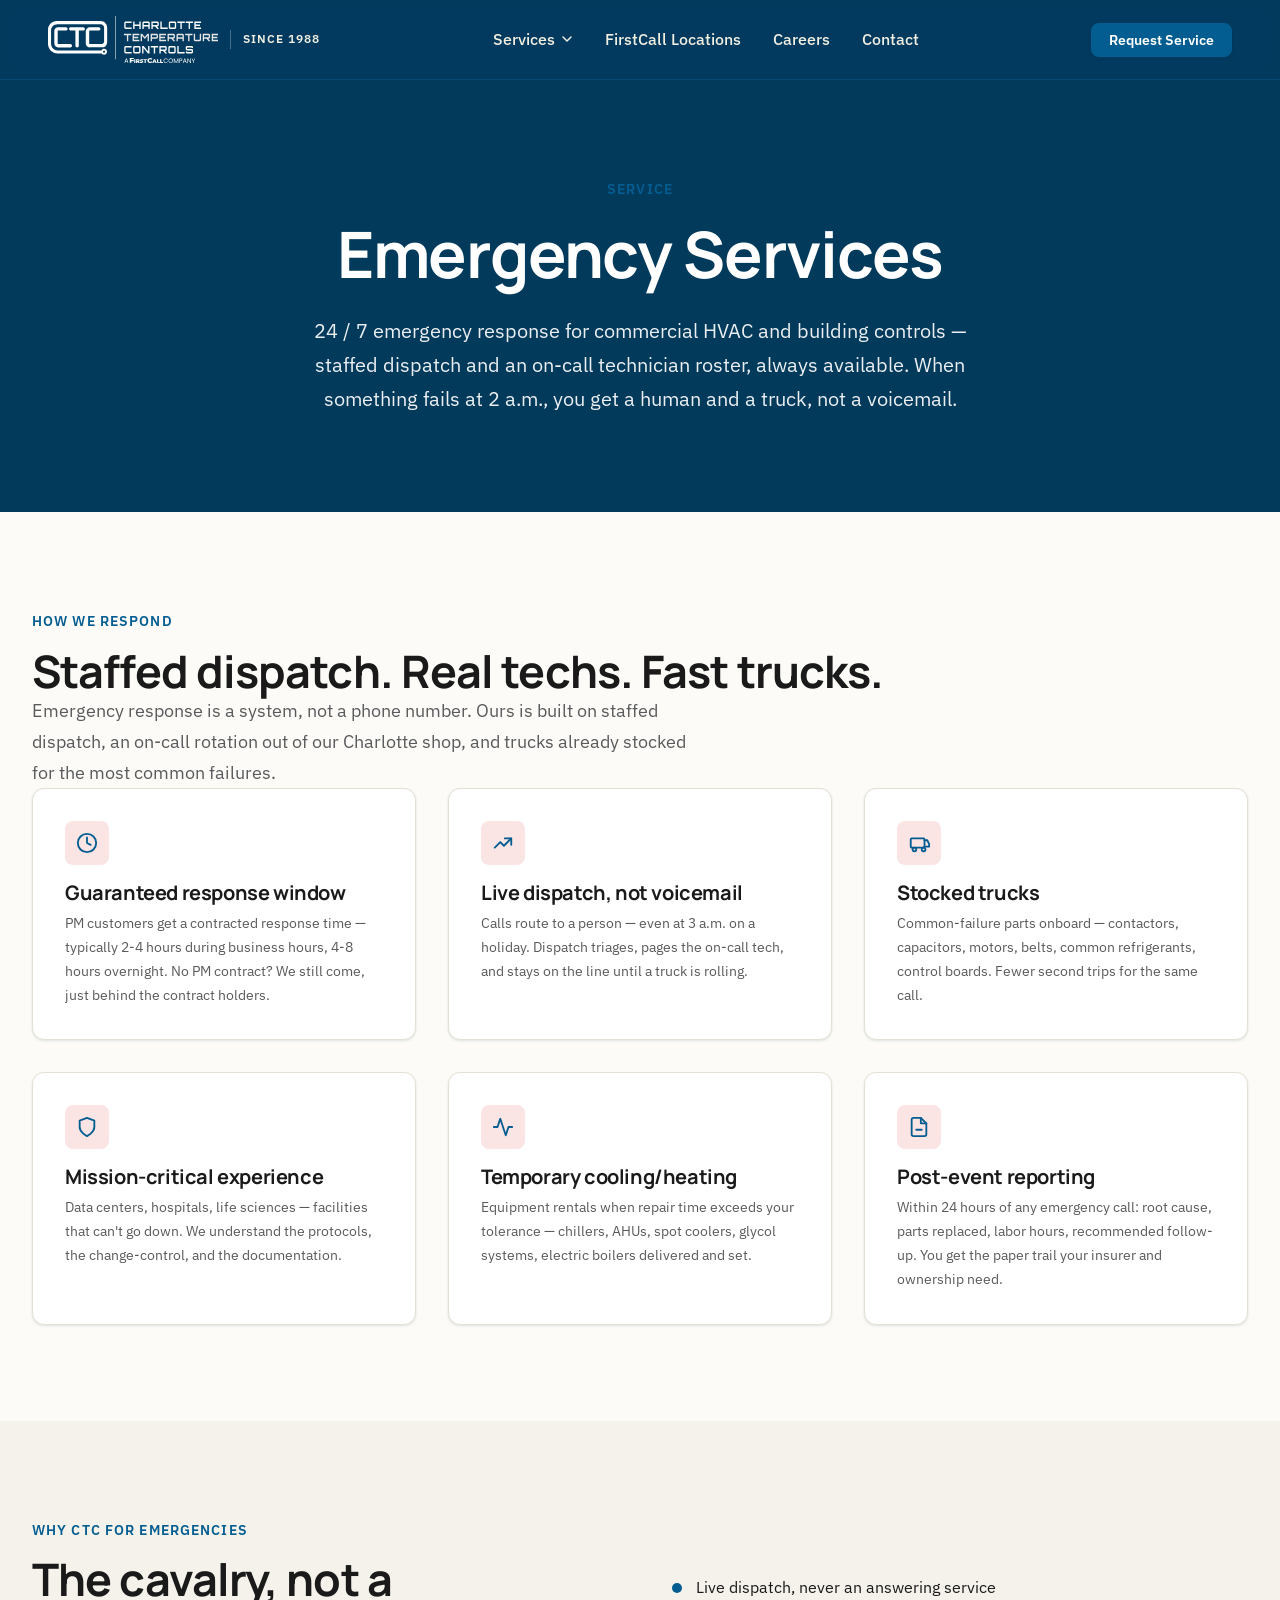
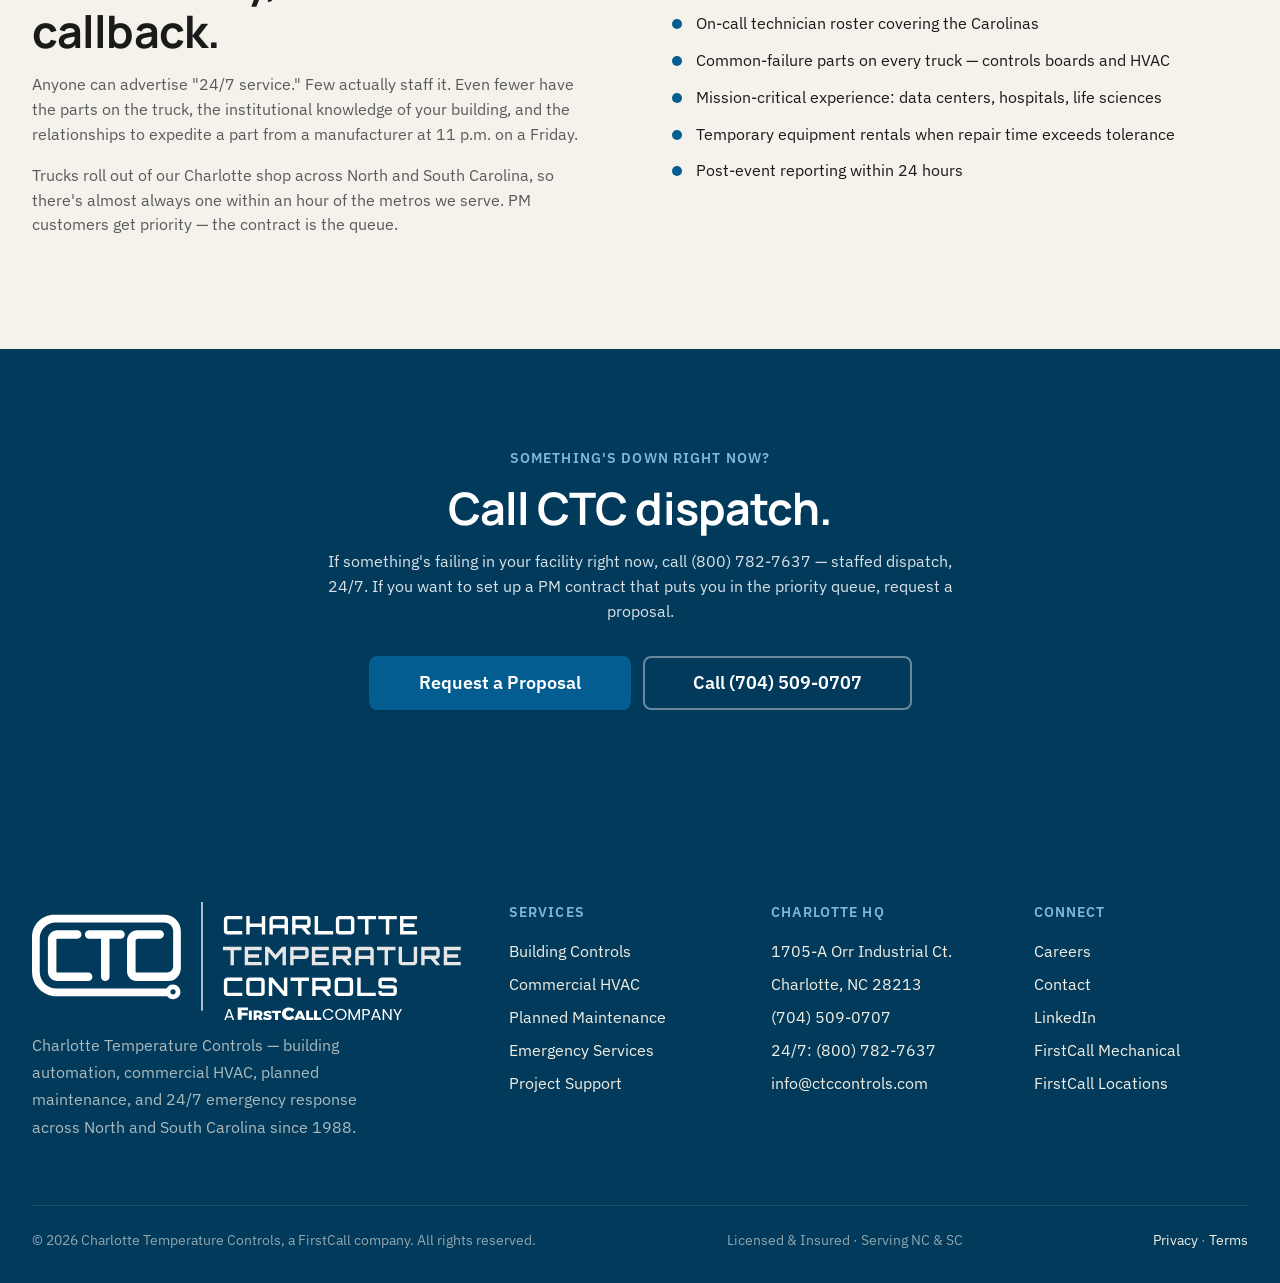
<file: services/emergency.html>
<!DOCTYPE html>
<!--
  ============================================================
  CTC Service Page Template
  ============================================================

  Used to hydrate each per-service page under services/<slug>.html
  from services/<slug>/config.json. Mirrors the Starnes service-
  page pattern: page-hero, feature-grid, info-grid (why), cta-band
  — single location (Charlotte HQ), no multi-location picker.

  Build directives:
    INLINE_CSS         tokens + base + components + service
    INLINE_LOGO_WHITE  shared/img/logos/ctc-hero-white.svg
    INLINE_BRANCH_JS   shared/js/site.js
  ============================================================
-->
<html lang="en">
<head>
  <meta charset="UTF-8" />
  <meta name="viewport" content="width=device-width, initial-scale=1.0" />
  <title>Emergency Services — Charlotte Temperature Controls</title>
  <meta name="description" content="24/7 emergency HVAC and controls response from Charlotte Temperature Controls — staffed dispatch across North and South Carolina." />
  <link rel="canonical" href="https://ctccontrols.com/services/emergency" />

  <meta property="og:type" content="website" />
  <meta property="og:title" content="Emergency Services — Charlotte Temperature Controls" />
  <meta property="og:description" content="24/7 emergency HVAC and controls response from Charlotte Temperature Controls — staffed dispatch across North and South Carolina." />
  <meta property="og:url" content="https://ctccontrols.com/services/emergency" />

  <link rel="icon" type="image/svg+xml" href="../shared/img/logos/ctc-favicon.svg" />

  <link rel="preconnect" href="https://fonts.googleapis.com" />
  <link rel="preconnect" href="https://fonts.gstatic.com" crossorigin />
  <link href="https://fonts.googleapis.com/css2?family=Manrope:wght@400;500;600;700;800&family=IBM+Plex+Sans:wght@300;400;500;600;700&display=swap" rel="stylesheet" />

  <style>
    /* ===== tokens.css ===== */
/* ============================================================
   CTC (Charlotte Temperature Controls) Design Tokens

   Brand palette is built around CTC's own logo colors — a single
   strong corporate blue plus mid-gray and near-black — rather than
   the FirstCall Mechanical green family used by STR / C2H or the
   royal-blue + red used by Starnes. CTC's identity is monochromatic
   (one blue, no contrasting accent), so the design leans into a
   confident single-color system rather than introducing a foreign
   accent hue.

   Logo source colors (CTC NEW LOGO.svg):
     #045D91  brand blue (CTC mark + "Charlotte" / "Controls" wordmark)
     #595A5C  mid gray ("Temperature" wordmark)
     #010101  near-black (descriptor line)

   Complementary choices:
     - A deeper navy (#023A5C) for dark surfaces (header / footer / CTA
       bands). Same hue family as the brand blue, just darker — keeps
       the monochromatic feel.
     - A pale sky tint (#7CB8DC) for eyebrow / soft hover on dark
       surfaces. Lighter sibling of the brand blue.
     - Because CTC has no contrasting accent in the logo, primary CTAs
       and "accent" features use the brand blue itself rather than a
       foreign hue. Focus rings + danger states use a soft amber to
       provide enough contrast against the all-blue UI.
     - Cream page bg (#FCFBF7) kept from the shared template — works
       with any brand palette and gives high contrast for dark text.
   ============================================================ */

:root {
  /* --------------------------------------------------------
     COLOR — Brand: CTC blue (single-color system)
     -------------------------------------------------------- */
  --color-primary:        #045D91;  /* CTC brand blue — logo primary */
  --color-primary-dark:   #023A5C;  /* Deep navy — deeper layer (mobile drawer, etc) */
  --color-primary-mid:    #1276B0;  /* Lifted blue — cards on dark */
  --color-primary-soft:   #7CB8DC;  /* Pale sky — borders, soft fills */

  /* Secondary — logo gray. Pairs with the brand blue without competing
     with it. Reserved for subtle accents (eyebrows on light surfaces,
     muted text, secondary CTAs). Also exposed as --color-text-muted
     for body copy below. */
  --color-secondary:      #595A5C;  /* Logo gray — "TEMPERATURE" wordmark */
  --color-secondary-dark: #3D3E40;  /* Darker gray for hover states */
  --color-secondary-soft: #BCBDBE;  /* Pale gray for borders / dividers */

  /* Map green — pulled from the CTC service-area graphic ("Service Area"
     label + Charlotte HQ star). Used for the hero eyebrow so it picks
     up on the brand's existing third color and pops against the
     navy-blue hero video. */
  --color-map-green:      #8FB23B;  /* Sage map green — service-area graphic */

  /* Accent — CTC has no contrasting accent in the logo, so we lean
     into the brand blue itself. CTAs use --color-primary directly.
     --color-accent maps to the same blue so any template code that
     references the accent token keeps brand consistency. */
  --color-accent:         #045D91;  /* Brand blue — primary CTAs */
  --color-accent-dark:    #023A5C;  /* Hover state — navy */
  --color-accent-light:   #7CB8DC;  /* Sky blue — eyebrows + hover on dark
                                       (same hue family as primary — keeps
                                       the monochromatic identity intact) */

  /* --------------------------------------------------------
     COLOR — Surfaces (cream content, navy brackets)
     -------------------------------------------------------- */
  --color-bg:             #FCFBF7;  /* warm cream page bg */
  --color-bg-soft:        #F4F2EA;  /* alt section bands */
  --color-bg-section:     #EDE9DC;  /* tinted bands */
  --color-bg-dark:        #023A5C;  /* deepest — footer + CTA bands */
  --color-bg-card:        #FFFFFF;  /* lifted cards */

  --color-text:           #1A1A1A;  /* matches CTC logo near-black */
  --color-text-muted:     #595A5C;  /* secondary copy — matches logo gray */
  --color-text-light:     #8A93A1;  /* tertiary, meta */
  --color-text-on-dark:   #F2EFE3;  /* warm cream on dark surfaces */
  --color-text-on-primary:#FFFFFF;

  --color-border:         #E5E1D2;
  --color-border-strong:  #C9C7B7;
  --color-border-dark:    #023A5C;

  /* --------------------------------------------------------
     INDUSTRIES-GRID TIER TOKENS
     Recolored to the CTC blue family — single-hue gradient
     across the three tiers.
     -------------------------------------------------------- */
  --fc-tier-1:        #045D91;   /* Specialty Focus — CTC brand blue */
  --fc-tier-2:        #4A92BD;   /* Deep Expertise — mid blue */
  --fc-tier-3:        #BFD9EA;   /* Trusted Partner — pale blue */
  --fc-text-light:    #FFFFFF;
  --fc-text-dark:     #045D91;

  /* --------------------------------------------------------
     COLOR — Semantic
     -------------------------------------------------------- */
  --color-success:        #16A34A;
  --color-warning:        #B8861A;
  --color-danger:         #B45309;  /* amber — gives contrast against the
                                       all-blue UI; pure red would clash */
  --color-info:           #7CB8DC;

  /* --------------------------------------------------------
     TYPOGRAPHY — unchanged from STR/C2H/Starnes
     -------------------------------------------------------- */
  --font-display: "Manrope", system-ui, -apple-system, "Segoe UI", sans-serif;
  --font-body:    "IBM Plex Sans", system-ui, -apple-system, "Segoe UI", sans-serif;
  --font-mono:    "IBM Plex Mono", ui-monospace, "SF Mono", Menlo, monospace;

  --text-xs:    0.75rem;
  --text-sm:    0.875rem;
  --text-base:  1rem;
  --text-lg:    1.125rem;
  --text-xl:    1.25rem;
  --text-2xl:   1.5rem;
  --text-3xl:   1.875rem;
  --text-4xl:   2.25rem;
  --text-5xl:   3rem;
  --text-6xl:   3.75rem;
  --text-7xl:   4.5rem;

  --weight-regular:  400;
  --weight-medium:   500;
  --weight-semibold: 600;
  --weight-bold:     700;
  --weight-extrabold:800;

  --leading-tight:   1.15;
  --leading-snug:    1.3;
  --leading-normal:  1.55;
  --leading-relaxed: 1.7;

  --tracking-tight:  -0.02em;
  --tracking-normal: 0;
  --tracking-wide:   0.02em;
  --tracking-caps:   0.08em;

  /* SPACING — unchanged */
  --space-1:   0.25rem;
  --space-2:   0.5rem;
  --space-3:   0.75rem;
  --space-4:   1rem;
  --space-5:   1.5rem;
  --space-6:   2rem;
  --space-7:   3rem;
  --space-8:   4rem;
  --space-9:   6rem;
  --space-10:  8rem;
  --space-11: 10rem;

  /* LAYOUT — unchanged */
  --container-sm:  640px;
  --container-md:  768px;
  --container-lg: 1024px;
  --container-xl: 1280px;
  --container-2xl: 1600px;
  --container-content: 1440px;

  --header-height: 80px;
  --header-height-mobile: 64px;
  --pad-x: clamp(1.25rem, 4vw, 3rem);

  /* RADII */
  --radius-none: 0;
  --radius-sm:   4px;
  --radius-md:   8px;
  --radius-lg:   12px;
  --radius-xl:   16px;
  --radius-2xl:  24px;
  --radius-pill: 999px;

  /* SHADOWS — tinted to CTC navy family */
  --shadow-xs: 0 1px 2px rgba(2, 58, 92, 0.05);
  --shadow-sm: 0 1px 3px rgba(2, 58, 92, 0.08), 0 1px 2px rgba(2, 58, 92, 0.05);
  --shadow-md: 0 4px 12px rgba(2, 58, 92, 0.10), 0 2px 4px rgba(2, 58, 92, 0.05);
  --shadow-lg: 0 12px 32px rgba(2, 58, 92, 0.12), 0 4px 8px rgba(2, 58, 92, 0.05);
  --shadow-xl: 0 24px 48px rgba(2, 58, 92, 0.16), 0 8px 16px rgba(2, 58, 92, 0.07);

  /* MOTION */
  --ease-out:     cubic-bezier(0.16, 1, 0.3, 1);
  --ease-in-out:  cubic-bezier(0.4, 0, 0.2, 1);
  --duration-fast:   150ms;
  --duration-base:   200ms;
  --duration-slow:   320ms;

  /* Z-INDEX */
  --z-base:     1;
  --z-dropdown: 100;
  --z-sticky:   200;
  --z-header:   300;
  --z-overlay:  400;
  --z-modal:    500;
  --z-toast:    600;
}

/* Focus ring uses brand blue at 35% alpha — keeps the monochromatic
   identity (Starnes used red here because its logo carried red). */
:root {
  --focus-ring: 0 0 0 3px rgba(4, 93, 145, 0.35);
}


/* ===== base.css ===== */
/* ============================================================
   FirstCall Base — resets, typography defaults, utilities
   Depends on tokens.css being loaded first.
   ============================================================ */

/* ---------- Modern reset ---------- */
*, *::before, *::after { box-sizing: border-box; }

* { margin: 0; }

html {
  -webkit-text-size-adjust: 100%;
  text-size-adjust: 100%;
  scroll-behavior: smooth;
}

body {
  min-height: 100vh;
  font-family: var(--font-body);
  font-size: var(--text-base);
  line-height: var(--leading-normal);
  color: var(--color-text);
  background: var(--color-bg);
  -webkit-font-smoothing: antialiased;
  -moz-osx-font-smoothing: grayscale;
  text-rendering: optimizeLegibility;
}

img, svg, video, canvas, picture {
  display: block;
  max-width: 100%;
  height: auto;
}

button, input, select, textarea {
  font: inherit;
  color: inherit;
}

button {
  background: none;
  border: none;
  cursor: pointer;
}

a {
  color: var(--color-primary-mid);
  text-decoration: none;
  transition: color var(--duration-base) var(--ease-out);
}

a:hover {
  color: var(--color-primary);
}

a:focus-visible,
button:focus-visible,
input:focus-visible,
select:focus-visible,
textarea:focus-visible,
[tabindex]:focus-visible {
  outline: none;
  box-shadow: var(--focus-ring);
  border-radius: var(--radius-sm);
}

ul, ol { padding-left: 1.25em; }
ul[role="list"], ol[role="list"] { list-style: none; padding: 0; }

/* ---------- Typography ---------- */

h1, h2, h3, h4, h5, h6 {
  font-family: var(--font-display);
  font-weight: var(--weight-bold);
  line-height: var(--leading-tight);
  letter-spacing: var(--tracking-tight);
  color: var(--color-text);
}

h1, .h1 {
  font-size: clamp(2.25rem, 4.5vw, var(--text-6xl));
  font-weight: var(--weight-bold);
}

h2, .h2 {
  font-size: clamp(1.875rem, 3.5vw, var(--text-5xl));
}

h3, .h3 {
  font-size: clamp(1.5rem, 2.5vw, var(--text-4xl));
}

h4, .h4 {
  font-size: var(--text-2xl);
  letter-spacing: var(--tracking-normal);
}

h5, .h5 {
  font-size: var(--text-xl);
  font-weight: var(--weight-semibold);
  letter-spacing: var(--tracking-normal);
}

h6, .h6 {
  font-size: var(--text-base);
  font-weight: var(--weight-semibold);
  text-transform: uppercase;
  letter-spacing: var(--tracking-caps);
  color: var(--color-text-muted);
}

p {
  line-height: var(--leading-normal);
  color: var(--color-text);
}

.lead {
  font-size: var(--text-lg);
  line-height: var(--leading-relaxed);
  color: var(--color-text-muted);
  max-width: 60ch;
}

.eyebrow {
  display: inline-block;
  font-family: var(--font-body);
  font-size: var(--text-sm);
  font-weight: var(--weight-semibold);
  text-transform: uppercase;
  letter-spacing: var(--tracking-caps);
  color: var(--color-accent);
  margin-bottom: var(--space-3);
}

small, .text-small { font-size: var(--text-sm); }
.text-xs { font-size: var(--text-xs); }
.text-muted { color: var(--color-text-muted); }
.text-light { color: var(--color-text-light); }

/* ---------- Layout utilities ---------- */

.container {
  width: 100%;
  max-width: var(--container-content);
  margin-inline: auto;
  padding-inline: var(--space-5);
}

.container-narrow {
  max-width: 800px;
  margin-inline: auto;
  padding-inline: var(--space-5);
}

.container-wide {
  width: 100%;
  max-width: var(--container-2xl);
  margin-inline: auto;
  padding-inline: var(--space-5);
}

@media (min-width: 768px) {
  .container, .container-narrow, .container-wide {
    padding-inline: var(--space-6);
  }
}

/* Section spacing */
.section {
  padding-block: var(--space-9);
}

.section-tight {
  padding-block: var(--space-7);
}

.section-loose {
  padding-block: var(--space-10);
}

@media (max-width: 767px) {
  .section { padding-block: var(--space-7); }
  .section-loose { padding-block: var(--space-8); }
}

.section--soft { background: var(--color-bg-soft); }
.section--tinted { background: var(--color-bg-section); }
.section--primary { background: var(--color-primary); color: var(--color-text-on-primary); }
.section--dark { background: var(--color-bg-dark); color: var(--color-text-on-dark); }

.section--primary h1, .section--primary h2, .section--primary h3,
.section--primary h4, .section--primary h5, .section--primary h6,
.section--dark h1, .section--dark h2, .section--dark h3,
.section--dark h4, .section--dark h5, .section--dark h6 {
  color: inherit;
}

.section--primary .eyebrow,
.section--dark .eyebrow {
  color: var(--color-accent-light);
}

/* Flex / grid helpers */
.stack > * + * { margin-top: var(--space-4); }
.stack-sm > * + * { margin-top: var(--space-2); }
.stack-lg > * + * { margin-top: var(--space-6); }
.stack-xl > * + * { margin-top: var(--space-7); }

.row {
  display: flex;
  flex-wrap: wrap;
  gap: var(--space-5);
}

.row--between { justify-content: space-between; }
.row--center  { align-items: center; }

.grid {
  display: grid;
  gap: var(--space-6);
}

.grid-2 { grid-template-columns: repeat(2, 1fr); }
.grid-3 { grid-template-columns: repeat(3, 1fr); }
.grid-4 { grid-template-columns: repeat(4, 1fr); }
.grid-6 { grid-template-columns: repeat(6, 1fr); }

@media (max-width: 1023px) {
  .grid-3, .grid-4 { grid-template-columns: repeat(2, 1fr); }
  .grid-6 { grid-template-columns: repeat(3, 1fr); }
}
@media (max-width: 639px) {
  .grid-2, .grid-3, .grid-4, .grid-6 { grid-template-columns: 1fr; }
}

/* Text alignment */
.text-center { text-align: center; }
.text-left   { text-align: left; }
.text-right  { text-align: right; }

/* Display */
.hidden { display: none !important; }

@media (max-width: 767px) {
  .hide-mobile { display: none !important; }
}
@media (min-width: 768px) {
  .show-mobile { display: none !important; }
}

/* Skip-to-content for accessibility */
.skip-link {
  position: absolute;
  top: -100px;
  left: var(--space-4);
  padding: var(--space-3) var(--space-5);
  background: var(--color-primary);
  color: var(--color-text-on-primary);
  border-radius: var(--radius-md);
  font-weight: var(--weight-semibold);
  z-index: var(--z-toast);
  transition: top var(--duration-base) var(--ease-out);
}

.skip-link:focus {
  top: var(--space-4);
}

/* Selection */
::selection {
  background: var(--color-accent);
  color: #fff;
}

/* Reduced motion */
@media (prefers-reduced-motion: reduce) {
  *, *::before, *::after {
    animation-duration: 0.01ms !important;
    animation-iteration-count: 1 !important;
    transition-duration: 0.01ms !important;
    scroll-behavior: auto !important;
  }
}


/* ===== components.css ===== */
/* ============================================================
   FirstCall Components — buttons, cards, forms, nav, footer,
   badges, callouts, photo strip, capabilities grid.
   Depends on tokens.css and base.css.
   ============================================================ */

/* ============================================================
   BUTTONS
   ============================================================ */

.btn {
  display: inline-flex;
  align-items: center;
  justify-content: center;
  gap: var(--space-2);
  padding: var(--space-3) var(--space-6);
  font-family: var(--font-body);
  font-size: var(--text-base);
  font-weight: var(--weight-semibold);
  letter-spacing: var(--tracking-normal);
  line-height: 1;
  border: 2px solid transparent;
  border-radius: var(--radius-md);
  cursor: pointer;
  text-decoration: none;
  transition:
    background-color var(--duration-base) var(--ease-out),
    border-color var(--duration-base) var(--ease-out),
    color var(--duration-base) var(--ease-out),
    transform var(--duration-fast) var(--ease-out),
    box-shadow var(--duration-base) var(--ease-out);
  white-space: nowrap;
}

.btn:active { transform: translateY(1px); }

.btn--primary {
  background: var(--color-accent);
  color: #fff;
  border-color: var(--color-accent);
  box-shadow: var(--shadow-sm);
}
.btn--primary:hover {
  background: var(--color-accent-dark);
  border-color: var(--color-accent-dark);
  color: #fff;
  box-shadow: var(--shadow-md);
}

.btn--secondary {
  background: var(--color-primary);
  color: #fff;
  border-color: var(--color-primary);
}
.btn--secondary:hover {
  background: var(--color-primary-dark);
  border-color: var(--color-primary-dark);
  color: #fff;
}

.btn--outline {
  background: transparent;
  color: var(--color-primary);
  border-color: var(--color-primary);
}
.btn--outline:hover {
  background: var(--color-primary);
  color: #fff;
}

.btn--ghost {
  background: transparent;
  color: var(--color-primary);
  border-color: transparent;
}
.btn--ghost:hover {
  background: var(--color-bg-section);
  color: var(--color-primary-dark);
}

.btn--on-dark {
  background: #fff;
  color: var(--color-primary);
  border-color: #fff;
}
.btn--on-dark:hover {
  background: var(--color-bg-section);
  color: var(--color-primary-dark);
}

.btn--outline-on-dark {
  background: transparent;
  color: #fff;
  border-color: rgba(255,255,255,0.4);
}
.btn--outline-on-dark:hover {
  background: rgba(255,255,255,0.1);
  border-color: #fff;
  color: #fff;
}

/* Size variants */
.btn--sm { padding: var(--space-2) var(--space-4); font-size: var(--text-sm); }
.btn--lg { padding: var(--space-4) var(--space-7); font-size: var(--text-lg); }
.btn--full { width: 100%; }

/* Inline-link arrow button (used a lot on ServiceLogic-style sites) */
.link-arrow {
  display: inline-flex;
  align-items: center;
  gap: var(--space-2);
  font-weight: var(--weight-semibold);
  color: var(--color-primary);
  text-decoration: none;
  transition: gap var(--duration-base) var(--ease-out), color var(--duration-base) var(--ease-out);
}

.link-arrow::after {
  content: "→";
  transition: transform var(--duration-base) var(--ease-out);
  font-weight: var(--weight-regular);
}

.link-arrow:hover {
  color: var(--color-accent);
  gap: var(--space-3);
}

.link-arrow:hover::after { transform: translateX(2px); }

.link-arrow--on-dark { color: var(--color-accent-light); }
.link-arrow--on-dark:hover { color: #fff; }

/* ============================================================
   CARDS
   ============================================================ */

.card {
  background: var(--color-bg);
  border: 1px solid var(--color-border);
  border-radius: var(--radius-lg);
  padding: var(--space-6);
  transition:
    border-color var(--duration-base) var(--ease-out),
    box-shadow var(--duration-base) var(--ease-out),
    transform var(--duration-base) var(--ease-out);
}

.card--hover:hover {
  border-color: var(--color-border-strong);
  box-shadow: var(--shadow-lg);
  transform: translateY(-2px);
}

.card--feature {
  display: flex;
  flex-direction: column;
  gap: var(--space-4);
}

.card--feature .card__icon {
  width: 56px;
  height: 56px;
  display: inline-flex;
  align-items: center;
  justify-content: center;
  background: var(--color-bg-section);
  color: var(--color-primary);
  border-radius: var(--radius-md);
}

.card--feature .card__icon svg { width: 28px; height: 28px; }

.card__title {
  font-family: var(--font-display);
  font-size: var(--text-xl);
  font-weight: var(--weight-bold);
  letter-spacing: var(--tracking-tight);
  color: var(--color-text);
}

.card__body {
  color: var(--color-text-muted);
  line-height: var(--leading-relaxed);
}

/* Branch quick-card (used on parent homepage) */
.branch-card {
  background: var(--color-bg);
  border: 1px solid var(--color-border);
  border-radius: var(--radius-lg);
  padding: var(--space-6);
  display: flex;
  flex-direction: column;
  gap: var(--space-3);
  transition:
    border-color var(--duration-base) var(--ease-out),
    box-shadow var(--duration-base) var(--ease-out),
    transform var(--duration-base) var(--ease-out);
}

.branch-card:hover {
  border-color: var(--color-primary-mid);
  box-shadow: var(--shadow-lg);
  transform: translateY(-2px);
}

.branch-card__location {
  font-family: var(--font-body);
  font-size: var(--text-sm);
  font-weight: var(--weight-semibold);
  text-transform: uppercase;
  letter-spacing: var(--tracking-caps);
  color: var(--color-accent);
}

.branch-card__name {
  font-family: var(--font-display);
  font-size: var(--text-2xl);
  font-weight: var(--weight-bold);
  letter-spacing: var(--tracking-tight);
}

.branch-card__phone {
  font-size: var(--text-lg);
  font-weight: var(--weight-medium);
  color: var(--color-text);
}

.branch-card__phone a { color: inherit; }
.branch-card__phone a:hover { color: var(--color-primary); }

/* ============================================================
   FORMS
   ============================================================ */

.form-field {
  display: flex;
  flex-direction: column;
  gap: var(--space-2);
  margin-bottom: var(--space-4);
}

.form-label {
  font-family: var(--font-body);
  font-size: var(--text-sm);
  font-weight: var(--weight-semibold);
  color: var(--color-text);
}

.form-label .required {
  color: var(--color-accent);
  margin-left: 2px;
}

.form-input,
.form-textarea,
.form-select {
  width: 100%;
  padding: var(--space-3) var(--space-4);
  font-family: var(--font-body);
  font-size: var(--text-base);
  color: var(--color-text);
  background: var(--color-bg);
  border: 1.5px solid var(--color-border);
  border-radius: var(--radius-md);
  transition: border-color var(--duration-base) var(--ease-out), background var(--duration-base) var(--ease-out);
}

.form-input:hover,
.form-textarea:hover,
.form-select:hover {
  border-color: var(--color-border-strong);
}

.form-input:focus,
.form-textarea:focus,
.form-select:focus {
  outline: none;
  border-color: var(--color-primary-mid);
  box-shadow: 0 0 0 3px rgba(220, 38, 38, 0.15);
}

.form-textarea {
  min-height: 140px;
  resize: vertical;
  line-height: var(--leading-normal);
}

.form-select {
  appearance: none;
  background-image: url("data:image/svg+xml;utf8,<svg xmlns='http://www.w3.org/2000/svg' viewBox='0 0 20 20' fill='%231A2421'><path d='M5 8l5 5 5-5z'/></svg>");
  background-repeat: no-repeat;
  background-position: right var(--space-4) center;
  background-size: 16px;
  padding-right: var(--space-7);
}

.form-help {
  font-size: var(--text-xs);
  color: var(--color-text-light);
}

.form-error {
  font-size: var(--text-xs);
  color: var(--color-danger);
  font-weight: var(--weight-medium);
}

.form-input--error,
.form-textarea--error,
.form-select--error {
  border-color: var(--color-danger);
}

/* Checkbox / radio */
.form-checkbox,
.form-radio {
  display: flex;
  gap: var(--space-3);
  align-items: flex-start;
  cursor: pointer;
  font-size: var(--text-sm);
}

.form-checkbox input,
.form-radio input {
  margin-top: 2px;
  accent-color: var(--color-primary);
  width: 18px;
  height: 18px;
}

/* ============================================================
   HEADER / NAV  (Columbus-style: dark green bar over cream page)
   ============================================================ */

.site-header {
  position: sticky;
  top: 0;
  z-index: var(--z-header);
  /* CTC deep navy (#023A5C — same as the footer). Harmonizes header + footer
     into a single "navy bracket" around the cream content. The brighter logo
     blue (#045D91) is reserved for accents (eyebrows, highlights, hover). */
  background: rgba(2, 58, 92, 0.92);
  backdrop-filter: saturate(180%) blur(10px);
  -webkit-backdrop-filter: saturate(180%) blur(10px);
  /* Border tinted to the brighter brand blue at low alpha — a hairline accent
     between header and content. */
  border-bottom: 1px solid rgba(4, 93, 145, 0.45);
  height: var(--header-height);
  display: flex;
  align-items: center;
  transition: box-shadow var(--duration-base) var(--ease-out), background var(--duration-base) var(--ease-out);
}

.site-header.is-scrolled {
  box-shadow: 0 1px 0 rgba(0,0,0,0.4), var(--shadow-sm);
  background: rgba(2, 58, 92, 0.97);
}

.site-header__inner {
  width: 100%;
  max-width: var(--container-2xl);
  margin-inline: auto;
  padding-inline: var(--pad-x);
  display: flex;
  align-items: center;
  justify-content: space-between;
  gap: var(--space-6);
}

.site-header__logo {
  display: inline-flex;
  align-items: center;
  gap: var(--space-3);
  text-decoration: none;
}

.site-header__logo svg {
  /* 20% larger than the prior 39px. Header stays at --header-height (80px);
     the logo just consumes more of the existing vertical room — no extra
     padding/border was around it, so nothing else needs adjusting. */
  height: 47px;
  width: auto;
  display: block;
}

.site-header__tagline {
  font-family: var(--font-body);
  font-size: var(--text-xs);
  font-weight: var(--weight-semibold);
  text-transform: uppercase;
  letter-spacing: var(--tracking-caps);
  color: var(--color-text-on-dark);
  padding-left: var(--space-3);
  border-left: 1px solid rgba(242, 239, 227, 0.3);
}

@media (max-width: 767px) { .site-header__tagline { display: none; } }

.site-nav {
  display: flex;
  align-items: center;
  gap: var(--space-6);
}

.site-nav__link {
  font-family: var(--font-body);
  font-size: var(--text-base);
  font-weight: var(--weight-medium);
  color: var(--color-text-on-dark);
  text-decoration: none;
  padding: var(--space-2) 0;
  position: relative;
  transition: color var(--duration-base) var(--ease-out);
}

.site-nav__link::after {
  content: "";
  position: absolute;
  left: 0;
  bottom: -4px;
  width: 0;
  height: 2px;
  background: var(--color-accent-light);
  transition: width var(--duration-base) var(--ease-out);
}

.site-nav__link:hover { color: var(--color-accent-light); }

.site-nav__link:hover::after,
.site-nav__link[aria-current="page"]::after {
  width: 100%;
}

.site-nav__link[aria-current="page"] {
  color: var(--color-accent-light);
  font-weight: var(--weight-semibold);
}

/* Nav dropdowns (Services + STR Locations) */
.site-nav__dropdown-wrap { position: relative; }
.site-nav__dropdown-toggle {
  background: none;
  border: none;
  cursor: pointer;
  display: inline-flex;
  align-items: center;
  gap: 6px;
}
.site-nav__caret {
  width: 12px;
  height: 12px;
  transition: transform var(--duration-base) var(--ease-out);
}
.site-nav__dropdown-toggle[aria-expanded="true"] .site-nav__caret { transform: rotate(180deg); }
.site-nav__dropdown {
  position: absolute;
  top: calc(100% + 6px);
  left: -8px;
  min-width: 240px;
  /* Deep navy — matches the header (and footer) it descends from. */
  background: rgba(2, 58, 92, 0.97);
  backdrop-filter: saturate(180%) blur(10px);
  -webkit-backdrop-filter: saturate(180%) blur(10px);
  border: 1px solid rgba(4, 93, 145, 0.45);
  border-radius: var(--radius-md);
  padding: var(--space-2);
  box-shadow: var(--shadow-lg);
  opacity: 0;
  pointer-events: none;
  transform: translateY(-4px);
  transition: opacity var(--duration-base) var(--ease-out), transform var(--duration-base) var(--ease-out);
  z-index: 1;
}
.site-nav__dropdown.is-open {
  opacity: 1;
  pointer-events: auto;
  transform: translateY(0);
}
.site-nav__dropdown-link {
  display: block;
  padding: var(--space-3) var(--space-3);
  color: var(--color-text-on-dark);
  border-radius: var(--radius-sm);
  font-size: var(--text-base);
  font-weight: var(--weight-medium);
  text-decoration: none;
  transition: background var(--duration-base) var(--ease-out), color var(--duration-base) var(--ease-out);
}
.site-nav__dropdown-link:hover,
.site-nav__dropdown-link:focus-visible {
  background: rgba(91, 163, 214, 0.15);
  color: var(--color-accent-light);
}
.site-nav__dropdown-link[aria-current="page"] {
  color: var(--color-accent-light);
  background: rgba(91, 163, 214, 0.1);
}

.site-header__cta {
  display: flex;
  align-items: center;
  gap: var(--space-3);
}

/* Mobile menu toggle */
.menu-toggle {
  display: none;
  width: 44px;
  height: 44px;
  align-items: center;
  justify-content: center;
  border-radius: var(--radius-md);
}

.menu-toggle:hover { background: rgba(242, 239, 227, 0.1); }

.menu-toggle__bars,
.menu-toggle__bars::before,
.menu-toggle__bars::after {
  display: block;
  width: 22px;
  height: 2px;
  background: var(--color-text-on-dark);
  position: relative;
  transition: transform var(--duration-base) var(--ease-out), top var(--duration-base) var(--ease-out);
}

.menu-toggle__bars::before,
.menu-toggle__bars::after {
  content: "";
  position: absolute;
  left: 0;
}

.menu-toggle__bars::before { top: -7px; }
.menu-toggle__bars::after  { top: 7px; }

@media (max-width: 1023px) {
  .menu-toggle { display: inline-flex; }
  .site-nav {
    position: fixed;
    top: var(--header-height);
    left: 0;
    right: 0;
    background: var(--color-primary-dark);
    flex-direction: column;
    align-items: stretch;
    padding: var(--space-5);
    border-bottom: 1px solid var(--color-border);
    box-shadow: var(--shadow-lg);
    transform: translateY(-120%);
    transition: transform var(--duration-slow) var(--ease-out);
    gap: 0;
  }
  .site-nav.is-open { transform: translateY(0); }
  .site-nav__link {
    padding-block: var(--space-4);
    border-bottom: 1px solid rgba(124, 184, 220, 0.4);
    font-size: var(--text-lg);
  }
  .site-nav__link:last-child { border-bottom: none; }
  .site-nav__link::after { display: none; }
  .site-header__cta .btn { display: none; }
  .hide-mobile { display: none !important; }

  /* Mobile dropdowns: full-width toggle + collapsible inline menu */
  .site-nav__dropdown-wrap { width: 100%; }
  .site-nav__dropdown-toggle {
    width: 100%;
    justify-content: space-between;
    padding-block: var(--space-4);
    border-bottom: 1px solid rgba(124, 184, 220, 0.4);
    font-size: var(--text-lg);
    color: var(--color-text-on-dark);
  }
  .site-nav__dropdown {
    position: static;
    opacity: 1;
    pointer-events: auto;
    transform: none;
    background: transparent;
    backdrop-filter: none;
    -webkit-backdrop-filter: none;
    border: none;
    border-radius: 0;
    box-shadow: none;
    padding: 0;
    min-width: 0;
    max-height: 0;
    overflow: hidden;
    transition: max-height var(--duration-slow) var(--ease-out);
  }
  .site-nav__dropdown.is-open { max-height: 400px; }
  .site-nav__dropdown-link {
    padding-block: var(--space-3);
    padding-left: var(--space-5);
    border-bottom: 1px solid rgba(124, 184, 220, 0.25);
    font-size: var(--text-base);
  }
}

/* ============================================================
   FOOTER
   ============================================================ */

.site-footer {
  background: var(--color-bg-dark);
  color: var(--color-text-on-dark);
  padding-block: var(--space-9) var(--space-6);
}

.site-footer a { color: var(--color-text-on-dark); text-decoration: none; }
.site-footer a:hover { color: var(--color-accent-light); }

.site-footer__grid {
  display: grid;
  grid-template-columns: 2fr 1fr 1fr 1fr;
  gap: var(--space-7);
  margin-bottom: var(--space-8);
}

@media (max-width: 1023px) {
  .site-footer__grid { grid-template-columns: 1fr 1fr; }
}
@media (max-width: 639px) {
  .site-footer__grid { grid-template-columns: 1fr; }
}

.site-footer__heading {
  font-family: var(--font-body);
  font-size: var(--text-sm);
  font-weight: var(--weight-semibold);
  text-transform: uppercase;
  letter-spacing: var(--tracking-caps);
  color: var(--color-accent-light);
  margin-bottom: var(--space-4);
}

.site-footer__list { list-style: none; padding: 0; display: flex; flex-direction: column; gap: var(--space-2); }
.site-footer__list a { font-size: var(--text-base); }

.site-footer__brand p {
  color: rgba(242, 239, 227, 0.7);
  max-width: 36ch;
  margin-top: var(--space-3);
  line-height: var(--leading-relaxed);
}

.site-footer__bottom {
  padding-top: var(--space-5);
  border-top: 1px solid rgba(255,255,255,0.1);
  display: flex;
  justify-content: space-between;
  flex-wrap: wrap;
  gap: var(--space-4);
  font-size: var(--text-sm);
  color: rgba(242, 239, 227, 0.6);
}

/* ============================================================
   BADGES / TAGS / CALLOUTS
   ============================================================ */

.badge {
  display: inline-flex;
  align-items: center;
  gap: var(--space-2);
  padding: var(--space-1) var(--space-3);
  font-size: var(--text-xs);
  font-weight: var(--weight-semibold);
  text-transform: uppercase;
  letter-spacing: var(--tracking-caps);
  border-radius: var(--radius-pill);
  background: var(--color-bg-section);
  color: var(--color-primary);
}

.badge--accent { background: var(--color-accent); color: #fff; }
.badge--primary { background: var(--color-primary); color: #fff; }
.badge--outline { background: transparent; border: 1.5px solid var(--color-border-strong); color: var(--color-text-muted); }

.callout {
  background: var(--color-bg-section);
  border-left: 4px solid var(--color-accent);
  padding: var(--space-5) var(--space-6);
  border-radius: var(--radius-md);
}

/* ============================================================
   PHOTO STRIP (horizontal scrolling row used on branch sites)
   ============================================================ */

.photo-strip {
  display: grid;
  grid-auto-flow: column;
  grid-auto-columns: minmax(280px, 1fr);
  gap: var(--space-4);
  overflow-x: auto;
  padding-bottom: var(--space-3);
  scroll-snap-type: x mandatory;
  scrollbar-width: thin;
}

.photo-strip__item {
  scroll-snap-align: start;
  aspect-ratio: 4 / 3;
  border-radius: var(--radius-lg);
  overflow: hidden;
  background: var(--color-bg-section);
}

.photo-strip__item img {
  width: 100%;
  height: 100%;
  object-fit: cover;
}

@media (min-width: 1024px) {
  .photo-strip {
    grid-auto-columns: minmax(0, 1fr);
    grid-auto-flow: row;
    grid-template-columns: repeat(4, 1fr);
    overflow: visible;
  }
}

/* ============================================================
   CAPABILITIES GRID (homepage + branch)
   ============================================================ */

.capabilities {
  display: grid;
  grid-template-columns: repeat(3, 1fr);
  gap: var(--space-5);
}

@media (max-width: 1023px) { .capabilities { grid-template-columns: repeat(2, 1fr); } }
@media (max-width: 639px)  { .capabilities { grid-template-columns: 1fr; } }

.capability {
  background: var(--color-bg);
  border: 1px solid var(--color-border);
  border-radius: var(--radius-lg);
  padding: var(--space-6);
  display: flex;
  flex-direction: column;
  gap: var(--space-3);
  transition:
    border-color var(--duration-base) var(--ease-out),
    box-shadow var(--duration-base) var(--ease-out),
    transform var(--duration-base) var(--ease-out);
}

.capability:hover {
  border-color: var(--color-primary-mid);
  box-shadow: var(--shadow-lg);
  transform: translateY(-2px);
}

.capability__icon {
  width: 56px;
  height: 56px;
  display: inline-flex;
  align-items: center;
  justify-content: center;
  background: var(--color-primary);
  color: #fff;
  border-radius: var(--radius-md);
}

.capability__icon svg { width: 28px; height: 28px; }

.capability__title {
  font-family: var(--font-display);
  font-size: var(--text-xl);
  font-weight: var(--weight-bold);
  letter-spacing: var(--tracking-tight);
}

.capability__body {
  color: var(--color-text-muted);
  line-height: var(--leading-relaxed);
  font-size: var(--text-base);
}

/* ============================================================
   HERO (parent + branch share this structural pattern)
   ============================================================ */

.hero {
  position: relative;
  padding-block: var(--space-10) var(--space-9);
  overflow: hidden;
}

.hero--with-photo {
  display: grid;
  grid-template-columns: 1fr 1fr;
  gap: var(--space-8);
  align-items: center;
}

@media (max-width: 1023px) {
  .hero--with-photo { grid-template-columns: 1fr; gap: var(--space-6); }
}

.hero__eyebrow {
  display: inline-block;
  font-size: var(--text-sm);
  font-weight: var(--weight-semibold);
  text-transform: uppercase;
  letter-spacing: var(--tracking-caps);
  color: var(--color-accent);
  margin-bottom: var(--space-4);
}

.hero__title {
  font-family: var(--font-display);
  font-size: clamp(2.5rem, 5vw, var(--text-7xl));
  font-weight: var(--weight-extrabold);
  line-height: var(--leading-tight);
  letter-spacing: var(--tracking-tight);
  margin-bottom: var(--space-5);
  max-width: 16ch;
}

.hero__lede {
  font-size: var(--text-xl);
  line-height: var(--leading-relaxed);
  color: var(--color-text-muted);
  max-width: 50ch;
  margin-bottom: var(--space-6);
}

.hero__cta {
  display: flex;
  flex-wrap: wrap;
  gap: var(--space-3);
}

.hero__photo {
  aspect-ratio: 5 / 4;
  border-radius: var(--radius-xl);
  overflow: hidden;
  background: var(--color-bg-section);
  box-shadow: var(--shadow-xl);
}

.hero__photo img {
  width: 100%; height: 100%; object-fit: cover;
}

/* ============================================================
   COLOR SWATCHES (used in styleguide only, but kept here so
   the swatch component is documented within the system)
   ============================================================ */

.swatch {
  display: flex;
  flex-direction: column;
  gap: var(--space-2);
}

.swatch__chip {
  height: 96px;
  border-radius: var(--radius-md);
  border: 1px solid var(--color-border);
}

.swatch__meta {
  font-size: var(--text-xs);
  color: var(--color-text-muted);
}

.swatch__meta strong {
  display: block;
  color: var(--color-text);
  font-size: var(--text-sm);
  font-weight: var(--weight-semibold);
}


/* ===== service.css ===== */
/* ============================================================
   shared/css/service.css

   Page-specific styles for per-service pages (the template at
   shared/templates/service.html). Inlined by
   scripts/build-branches.js when building service pages.

   Extracted from the FirstCall Columbus service-page reference
   (Website Redesign/columbus/planned-maintenance.html etc.) so
   STR's service pages match that visual structure exactly.
   ============================================================ */

/* ===== PAGE HERO (text-only, dark green band) ===== */
.page-hero {
  position: relative;
  padding-bottom: var(--space-9);
  padding-top: calc(var(--header-height) + var(--space-9));
  margin-top: calc(var(--header-height) * -1);
  background: var(--color-primary-dark);
  color: #fff;
  text-align: center;
}
@media (max-width: 767px) {
  .page-hero {
    padding-bottom: var(--space-7);
    padding-top: calc(var(--header-height) + var(--space-6));
  }
}
.page-hero__inner { max-width: 760px; margin-inline: auto; }
.page-hero__eyebrow {
  display: inline-block;
  font-size: var(--text-sm);
  font-weight: var(--weight-semibold);
  text-transform: uppercase;
  letter-spacing: var(--tracking-caps);
  color: var(--color-accent);
  margin-bottom: var(--space-4);
}
.page-hero__title {
  font-size: clamp(2.25rem, 5vw, 4rem);
  color: #fff;
  margin-bottom: var(--space-5);
}
.page-hero__lede {
  font-size: var(--text-xl);
  line-height: var(--leading-relaxed);
  color: rgba(255, 255, 255, 0.92);
  max-width: 56ch;
  margin-inline: auto;
}

/* ===== FEATURE CARDS (3-up grid of capability tiles) ===== */
.feature-grid {
  display: grid;
  grid-template-columns: repeat(3, 1fr);
  gap: var(--space-6);
}
@media (max-width: 1023px) { .feature-grid { grid-template-columns: repeat(2, 1fr); } }
@media (max-width: 639px)  { .feature-grid { grid-template-columns: 1fr; } }
.feature {
  background: var(--color-bg-card);
  padding: var(--space-6);
  border-radius: var(--radius-lg);
  border: 1px solid var(--color-border);
  box-shadow: var(--shadow-sm);
  transition: transform var(--duration-base) var(--ease-out),
              box-shadow var(--duration-base) var(--ease-out);
}
.feature:hover {
  transform: translateY(-3px);
  box-shadow: var(--shadow-md);
}
.feature__icon {
  width: 44px;
  height: 44px;
  border-radius: var(--radius-md);
  background: rgba(220, 38, 38, 0.12);
  color: var(--color-accent);
  display: flex;
  align-items: center;
  justify-content: center;
  margin-bottom: var(--space-4);
}
.feature__icon svg { width: 22px; height: 22px; }
.feature h3 {
  font-size: var(--text-xl);
  margin-bottom: var(--space-2);
}
.feature p {
  color: var(--color-text-muted);
  line-height: var(--leading-relaxed);
  font-size: var(--text-sm);
}

/* ===== TWO-COLUMN INFO BLOCK (why-it-matters band) ===== */
.info-grid {
  display: grid;
  grid-template-columns: 1fr 1fr;
  gap: var(--space-8);
  align-items: center;
}
@media (max-width: 1023px) { .info-grid { grid-template-columns: 1fr; gap: var(--space-6); } }
.info-grid h2 {
  margin-bottom: var(--space-4);
  max-width: 18ch;
}
.info-grid p {
  color: var(--color-text-muted);
  margin-bottom: var(--space-4);
  max-width: 56ch;
}
.info-grid ul { list-style: none; padding: 0; }
.info-grid li {
  padding-left: var(--space-5);
  position: relative;
  margin-bottom: var(--space-3);
  color: var(--color-text);
}
.info-grid li::before {
  content: "";
  position: absolute;
  left: 0;
  top: 8px;
  width: 10px;
  height: 10px;
  border-radius: 50%;
  background: var(--color-accent);
}

/* ===== CTA BAND (bottom dark green prompt) ===== */
.cta-band {
  background: var(--color-bg-dark);
  color: var(--color-text-on-dark);
  padding-block: var(--space-9);
  text-align: center;
}
.cta-band__inner { max-width: 700px; margin-inline: auto; }
.cta-band h2 {
  color: #fff;
  margin-bottom: var(--space-4);
}
.cta-band p {
  color: rgba(255, 255, 255, 0.85);
  margin-bottom: var(--space-6);
}
.cta-band__row {
  display: flex;
  justify-content: center;
  gap: var(--space-3);
  flex-wrap: wrap;
}

/* ===== "AT-YOUR-LOCATION" PICKER (4 STR offices at the bottom) ===== */
.location-picker {
  display: grid;
  grid-template-columns: repeat(4, 1fr);
  gap: var(--space-4);
  margin-top: var(--space-6);
}
@media (max-width: 1023px) { .location-picker { grid-template-columns: repeat(2, 1fr); } }
@media (max-width: 639px)  { .location-picker { grid-template-columns: 1fr; } }
.location-picker__item {
  background: rgba(255, 255, 255, 0.06);
  border: 1px solid rgba(255, 255, 255, 0.18);
  border-radius: var(--radius-md);
  padding: var(--space-4);
  color: var(--color-text-on-dark);
  text-decoration: none;
  text-align: left;
  display: flex;
  flex-direction: column;
  gap: var(--space-2);
  transition: background var(--duration-base) var(--ease-out),
              border-color var(--duration-base) var(--ease-out),
              transform var(--duration-base) var(--ease-out);
}
.location-picker__item:hover {
  background: rgba(91, 163, 214, 0.12);
  border-color: var(--color-accent-light);
  transform: translateY(-2px);
}
.location-picker__city {
  font-family: var(--font-display);
  font-weight: var(--weight-bold);
  font-size: var(--text-lg);
  color: #fff;
}
.location-picker__phone {
  font-size: var(--text-sm);
  color: var(--color-accent-light);
  font-weight: var(--weight-medium);
}

/* ============================================================
   RESIDENTIAL-PAGE BONUS SECTIONS
   Gated behind a "showResidentialExtras" #if in the template.
   ============================================================ */

/* ===== Social proof strip (Google rating + BBB + pricing promise) ===== */
.social-proof-strip {
  background: var(--color-bg-soft);
  border-top: 1px solid var(--color-border);
  border-bottom: 1px solid var(--color-border);
  padding-block: var(--space-5);
}
.social-proof-strip__inner {
  display: grid;
  grid-template-columns: auto auto 1fr;
  align-items: center;
  gap: var(--space-7);
}
@media (max-width: 1023px) {
  .social-proof-strip__inner {
    grid-template-columns: 1fr;
    gap: var(--space-4);
    text-align: center;
  }
}

.social-proof__google {
  display: inline-flex;
  align-items: center;
  gap: var(--space-3);
  text-decoration: none;
  color: var(--color-text);
}
.social-proof__google:hover { color: var(--color-accent); }
.social-proof__stars {
  --rating: 5;
  display: inline-block;
  position: relative;
  font-size: var(--text-xl);
  letter-spacing: 2px;
  line-height: 1;
  color: #d1d5db;
}
.social-proof__stars::before {
  content: "★★★★★";
  position: absolute;
  top: 0;
  left: 0;
  width: calc((var(--rating) / 5) * 100%);
  overflow: hidden;
  white-space: nowrap;
  color: #F5A623;
}
.social-proof__rating {
  font-family: var(--font-display);
  font-size: var(--text-2xl);
  font-weight: var(--weight-bold);
  color: var(--color-text);
}
.social-proof__count {
  font-size: var(--text-sm);
  color: var(--color-text-muted);
}

.social-proof__bbb {
  display: inline-flex;
  align-items: center;
  gap: var(--space-3);
  text-decoration: none;
  padding: var(--space-2) var(--space-4);
  border: 2px solid var(--color-primary);
  border-radius: var(--radius-md);
  transition: background var(--duration-base) var(--ease-out);
}
.social-proof__bbb:hover { background: rgba(0, 0, 159, 0.05); }
.social-proof__bbb-badge {
  font-family: var(--font-display);
  font-size: var(--text-base);
  font-weight: var(--weight-extrabold);
  color: var(--color-primary);
  letter-spacing: 0.05em;
}
.social-proof__bbb-rating {
  font-size: var(--text-sm);
  font-weight: var(--weight-semibold);
  color: var(--color-text);
}

.social-proof__pricing {
  font-size: var(--text-base);
  font-weight: var(--weight-medium);
  color: var(--color-text);
  line-height: var(--leading-snug);
  max-width: 48ch;
  justify-self: end;
}
@media (max-width: 1023px) {
  .social-proof__pricing { justify-self: center; max-width: 60ch; }
}

/* ===== Testimonials grid (2x2 desktop / 1-col mobile) ===== */
.testimonials-grid {
  display: grid;
  grid-template-columns: repeat(2, 1fr);
  gap: var(--space-5);
}
@media (max-width: 767px) { .testimonials-grid { grid-template-columns: 1fr; } }
.testimonial {
  background: var(--color-bg-card);
  border: 1px solid var(--color-border);
  border-radius: var(--radius-lg);
  padding: var(--space-6);
  box-shadow: var(--shadow-sm);
}
.testimonial__stars {
  color: #F5A623;
  font-size: var(--text-lg);
  letter-spacing: 2px;
  margin-bottom: var(--space-3);
}
.testimonial__quote {
  font-size: var(--text-base);
  line-height: var(--leading-relaxed);
  color: var(--color-text);
  margin: 0 0 var(--space-4);
  font-style: italic;
}
.testimonial__quote::before { content: "\201C"; }
.testimonial__quote::after  { content: "\201D"; }
.testimonial__attribution {
  font-size: var(--text-sm);
  color: var(--color-text-muted);
  border-top: 1px solid var(--color-border);
  padding-top: var(--space-3);
}
.testimonial__name {
  font-weight: var(--weight-semibold);
  color: var(--color-text);
}

/* ===== Service area + trust badges (2-col) ===== */
.service-trust-grid {
  display: grid;
  grid-template-columns: 1fr 1fr;
  gap: var(--space-8);
}
@media (max-width: 1023px) { .service-trust-grid { grid-template-columns: 1fr; gap: var(--space-6); } }

.service-area h2,
.trust-badges-col h2 {
  margin-bottom: var(--space-4);
  max-width: 20ch;
}
.service-area p { color: var(--color-text-muted); margin-bottom: var(--space-4); }

.service-area__counties {
  list-style: none;
  padding: 0;
  display: grid;
  grid-template-columns: repeat(2, 1fr);
  gap: var(--space-2);
  margin-bottom: var(--space-5);
}
.service-area__counties li {
  padding-left: var(--space-5);
  position: relative;
  font-weight: var(--weight-semibold);
  color: var(--color-text);
}
.service-area__counties li::before {
  content: "";
  position: absolute;
  left: 0;
  top: 7px;
  width: 10px;
  height: 10px;
  border-radius: 50%;
  background: var(--color-accent);
}

.service-area__towns-label {
  font-size: var(--text-sm);
  color: var(--color-text-muted);
  text-transform: uppercase;
  letter-spacing: var(--tracking-caps);
  font-weight: var(--weight-semibold);
  margin-bottom: var(--space-3) !important;
}
.service-area__towns {
  display: flex;
  flex-wrap: wrap;
  gap: var(--space-2);
  margin-bottom: var(--space-5) !important;
}
.service-area__towns span {
  background: var(--color-bg-section);
  color: var(--color-text);
  padding: 4px 12px;
  border-radius: var(--radius-pill);
  font-size: var(--text-sm);
  font-weight: var(--weight-medium);
}
.service-area__note {
  font-size: var(--text-sm);
  color: var(--color-text-muted);
}
.service-area__note a {
  color: var(--color-accent);
  font-weight: var(--weight-semibold);
}

.trust-badges {
  list-style: none;
  padding: 0;
  display: flex;
  flex-direction: column;
  gap: var(--space-3);
}
.trust-badge {
  display: flex;
  align-items: center;
  gap: var(--space-3);
  padding: var(--space-3) var(--space-4);
  background: var(--color-bg-card);
  border: 1px solid var(--color-border);
  border-radius: var(--radius-md);
}
.trust-badge__check {
  width: 28px;
  height: 28px;
  border-radius: 50%;
  background: var(--color-accent);
  color: #fff;
  display: inline-flex;
  align-items: center;
  justify-content: center;
  flex: 0 0 auto;
}
.trust-badge__check svg { width: 16px; height: 16px; }
.trust-badge__label {
  font-family: var(--font-display);
  font-weight: var(--weight-semibold);
  font-size: var(--text-base);
  color: var(--color-text);
}


    /* Partner strip — Reliable Controls Authorized Dealer callout.
       Light cream surface so the dark Reliable Controls wordmark reads
       cleanly. Only renders on services with a `partners` config block
       — currently just building-controls. */
    .partner-strip {
      background: var(--color-bg-soft);
      color: var(--color-text);
      padding: var(--space-7) 0;
      border-top: 1px solid var(--color-border);
      border-bottom: 1px solid var(--color-border);
    }
    .partner-strip__inner {
      display: flex;
      flex-direction: column;
      gap: var(--space-5);
      align-items: center;
      text-align: center;
    }
    .partner-strip__badge {
      display: block;
      max-width: 100%;
      width: min(420px, 80%);
      height: auto;
    }
    .partner-strip__heading {
      font-family: var(--font-display);
      font-size: clamp(var(--text-xl), 2.4vw, var(--text-3xl));
      font-weight: var(--weight-bold);
      letter-spacing: var(--tracking-tight);
      line-height: var(--leading-tight);
      color: var(--color-text);
      margin: 0;
      max-width: 56ch;
    }
    .partner-strip__body {
      font-size: var(--text-lg);
      line-height: var(--leading-normal);
      color: var(--color-text-muted);
      max-width: 64ch;
      margin: 0;
    }
  </style>
</head>

<body>
  <a href="#main" class="skip-link">Skip to content</a>

  <!-- HEADER -->
  <header class="site-header" role="banner">
    <div class="site-header__inner">
      <a class="site-header__logo" href="../index.html" aria-label="Charlotte Temperature Controls, home">
        <svg id="Layer_1" data-name="Layer 1" xmlns="http://www.w3.org/2000/svg" viewBox="0 0 662.35 182.63">
  <defs>
    <style>
      .cls-1 {
        fill: #FFFFFF;
      }

      .cls-2 {
        fill: #E6E6E6;
      }

      .cls-3 {
        fill: #FFFFFF;
      }
    </style>
  </defs>
  <path class="cls-3" d="M296.41,27.11v17.53c0,3.06,2.46,5.51,5.51,5.51h22.96v-5.24h-22.96c-.16,0-.28-.12-.28-.28v-17.53c0-.16.12-.28.28-.28h22.96v-5.24h-22.96c-3.05,0-5.51,2.47-5.51,5.53Z"/>
  <polygon class="cls-3" points="355 33.26 336.28 33.26 336.28 21.6 331.04 21.6 331.04 50.16 336.28 50.16 336.28 38.5 355 38.5 355 50.16 360.23 50.16 360.23 21.6 355 21.6 355 33.26"/>
  <path class="cls-3" d="M389.83,21.6h-17.49c-3.06,0-5.51,2.46-5.51,5.51v23.04h5.24v-9.6h18.05v9.6h5.28v-23.04c0-3.05-2.51-5.51-5.56-5.51ZM390.1,35.32h-18.05v-8.21c0-.16.12-.28.28-.28h17.49c.16,0,.28.12.28.28v8.21h0Z"/>
  <path class="cls-3" d="M424.84,21.64h-23v28.52h5.24v-9.8h9.36l8.25,9.8h5.72v-1.35l-7.1-8.45h1.54c3.06,0,5.55-2.5,5.55-5.51v-7.7c0-3.02-2.49-5.52-5.55-5.52ZM425.12,34.85c0,.16-.12.28-.28.28h-17.49c-.16,0-.28-.12-.28-.28v-7.7c0-.16.12-.28.28-.28h17.49c.16,0,.28.12.28.28v7.7Z"/>
  <polygon class="cls-3" points="441.87 21.56 436.63 21.56 436.63 50.16 465.18 50.16 465.18 44.92 441.87 44.92 441.87 21.56"/>
  <path class="cls-3" d="M492.43,21.6h-17.53c-3.06,0-5.51,2.46-5.51,5.51v17.53c0,3.06,2.46,5.51,5.51,5.51h17.53c3.01,0,5.51-2.46,5.51-5.51v-17.53c0-3.05-2.49-5.51-5.51-5.51ZM492.67,44.64c0,.16-.12.28-.24.28h-17.53c-.16,0-.28-.12-.28-.28v-17.53c0-.16.12-.28.28-.28h17.53c.12,0,.24.12.24.28v17.53Z"/>
  <polygon class="cls-3" points="502.87 26.83 514.52 26.83 514.52 50.16 519.8 50.16 519.8 26.83 531.42 26.83 531.42 21.6 502.87 21.6 502.87 26.83"/>
  <polygon class="cls-3" points="534.96 26.83 546.62 26.83 546.62 50.16 551.89 50.16 551.89 26.83 563.51 26.83 563.51 21.6 534.96 21.6 534.96 26.83"/>
  <polygon class="cls-3" points="594.8 26.83 594.8 21.6 568.55 21.6 568.55 50.16 594.8 50.16 594.8 44.92 573.82 44.92 573.82 38.5 590.72 38.5 590.72 33.26 573.82 33.26 573.82 26.83 594.8 26.83"/>
  <polygon class="cls-2" points="294.99 74.43 306.65 74.43 306.65 97.75 311.92 97.75 311.92 74.43 323.55 74.43 323.55 69.2 294.99 69.2 294.99 74.43"/>
  <polygon class="cls-2" points="328.58 97.75 354.84 97.75 354.84 92.52 333.86 92.52 333.86 86.09 350.75 86.09 350.75 80.86 333.86 80.86 333.86 74.43 354.84 74.43 354.84 69.2 328.58 69.2 328.58 97.75"/>
  <polygon class="cls-2" points="376.14 81.57 365.75 69.2 360.03 69.2 360.03 97.75 365.27 97.75 365.27 76.81 376.14 89.7 386.97 76.81 386.97 97.75 392.24 97.75 392.24 69.2 386.49 69.2 376.14 81.57"/>
  <path class="cls-2" d="M421.83,69.24h-23v28.52h5.24v-9.8l.12.04,17.65-.04c3.06,0,5.55-2.49,5.55-5.51v-7.7c0-3.02-2.49-5.52-5.55-5.52ZM422.11,82.44c0,.16-.12.28-.28.28h-17.49c-.16,0-.28-.12-.28-.28v-7.7c0-.16.12-.28.28-.28h17.49c.16,0,.28.12.28.28v7.7Z"/>
  <polygon class="cls-2" points="432.26 97.75 458.52 97.75 458.52 92.52 437.54 92.52 437.54 86.09 454.44 86.09 454.44 80.86 437.54 80.86 437.54 74.43 458.52 74.43 458.52 69.2 432.26 69.2 432.26 97.75"/>
  <path class="cls-2" d="M487.51,69.24h-23v28.52h5.24v-9.8h9.36l8.25,9.8h5.72v-1.35l-7.1-8.45h1.54c3.06,0,5.55-2.49,5.55-5.51v-7.7c0-3.02-2.49-5.52-5.55-5.52ZM487.79,82.44c0,.16-.12.28-.28.28h-17.49c-.16,0-.28-.12-.28-.28v-7.7c0-.16.12-.28.28-.28h17.49c.16,0,.28.12.28.28v7.7Z"/>
  <path class="cls-2" d="M522.34,69.2h-17.49c-3.06,0-5.51,2.46-5.51,5.51v23.04h5.24v-9.6h18.05v9.6h5.28v-23.04c0-3.05-2.5-5.51-5.56-5.51ZM522.62,82.92h-18.05v-8.21c0-.16.12-.28.28-.28h17.49c.16,0,.28.12.28.28v8.21h0Z"/>
  <polygon class="cls-2" points="532.97 74.43 544.63 74.43 544.63 97.75 549.9 97.75 549.9 74.43 561.53 74.43 561.53 69.2 532.97 69.2 532.97 74.43"/>
  <path class="cls-2" d="M589.69,92.24c0,.16-.12.28-.24.28h-17.53c-.16,0-.28-.12-.28-.28v-23.04h-5.24v23.04c0,3.06,2.46,5.51,5.51,5.51h17.53c3.01,0,5.51-2.46,5.51-5.51v-23.04h-5.26v23.04Z"/>
  <path class="cls-2" d="M624.27,69.24h-23v28.52h5.24v-9.8h9.36l8.25,9.8h5.72v-1.35l-7.1-8.45h1.54c3.06,0,5.55-2.49,5.55-5.51v-7.7c0-3.02-2.49-5.52-5.55-5.52ZM624.55,82.44c0,.16-.12.28-.28.28h-17.48c-.16,0-.28-.12-.28-.28v-7.7c0-.16.12-.28.28-.28h17.49c.16,0,.28.12.28.28v7.7h0Z"/>
  <polygon class="cls-2" points="662.35 74.43 662.35 69.2 636.1 69.2 636.1 97.75 662.35 97.75 662.35 92.52 641.37 92.52 641.37 86.09 658.26 86.09 658.26 80.86 641.37 80.86 641.37 74.43 662.35 74.43"/>
  <path class="cls-3" d="M296.41,122.3v17.53c0,3.06,2.46,5.51,5.51,5.51h22.96v-5.24h-22.96c-.16,0-.28-.12-.28-.28v-17.53c0-.16.12-.28.28-.28h22.96v-5.24h-22.96c-3.05.02-5.51,2.48-5.51,5.53Z"/>
  <path class="cls-3" d="M353.96,116.79h-17.53c-3.06,0-5.51,2.46-5.51,5.51v17.53c0,3.06,2.46,5.51,5.51,5.51h17.53c3.01,0,5.51-2.46,5.51-5.51v-17.53c0-3.05-2.49-5.51-5.51-5.51ZM354.2,139.84c0,.16-.12.28-.24.28h-17.53c-.16,0-.28-.12-.28-.28v-17.53c0-.16.12-.28.28-.28h17.53c.12,0,.24.12.24.28v17.53Z"/>
  <polygon class="cls-3" points="389.11 137.73 371.54 116.79 365.83 116.79 365.83 145.35 371.06 145.35 371.06 124.41 388.67 145.35 394.38 145.35 394.38 116.79 389.11 116.79 389.11 137.73"/>
  <polygon class="cls-3" points="399.38 122.03 411.04 122.03 411.04 145.35 416.32 145.35 416.32 122.03 427.94 122.03 427.94 116.79 399.38 116.79 399.38 122.03"/>
  <path class="cls-3" d="M455.87,116.83h-23v28.52h5.24v-9.8h9.36l8.25,9.8h5.72v-1.35l-7.1-8.45h1.54c3.06,0,5.55-2.5,5.55-5.51v-7.7c0-3.02-2.5-5.52-5.55-5.52ZM456.14,130.04c0,.16-.12.28-.28.28h-17.49c-.16,0-.28-.12-.28-.28v-7.7c0-.16.12-.28.28-.28h17.49c.16,0,.28.12.28.28v7.7Z"/>
  <path class="cls-3" d="M490.57,116.79h-17.53c-3.06,0-5.51,2.46-5.51,5.51v17.53c0,3.06,2.46,5.51,5.51,5.51h17.53c3.01,0,5.51-2.46,5.51-5.51v-17.53c0-3.05-2.49-5.51-5.51-5.51ZM490.8,139.84c0,.16-.12.28-.24.28h-17.53c-.16,0-.28-.12-.28-.28v-17.53c0-.16.12-.28.28-.28h17.53c.12,0,.24.12.24.28v17.53Z"/>
  <polygon class="cls-3" points="507.7 116.75 502.47 116.75 502.47 145.35 531.02 145.35 531.02 140.11 507.7 140.11 507.7 116.75"/>
  <path class="cls-3" d="M563.66,124.49v-2.18c0-3.06-2.5-5.51-5.51-5.51h-17.53c-3.06,0-5.51,2.46-5.51,5.51v5.87c0,3.06,2.46,5.51,5.51,5.51h17.53c.12,0,.24.12.24.28v5.87c0,.16-.12.28-.24.28h-17.53c-.16,0-.28-.12-.28-.28v-2.18h-5.24v2.18c0,3.06,2.46,5.51,5.51,5.51h17.53c3.01,0,5.51-2.46,5.51-5.51v-5.87c0-3.06-2.5-5.51-5.51-5.51h-17.53c-.16,0-.28-.12-.28-.28v-5.87c0-.16.12-.28.28-.28h17.53c.12,0,.24.12.24.28v2.18h5.28Z"/>
  <path class="cls-3" d="M39.2,56.73h30.53c2.74,0,5.22-1.73,6.17-4.3.76-2.05.48-4.25-.78-6.05-1.25-1.79-3.21-2.82-5.4-2.82h-30.53c-8.09,0-14.68,6.58-14.68,14.68v49.03c0,8.09,6.58,14.68,14.68,14.68h47.52c3.63,0,6.58-2.96,6.58-6.58s-2.95-6.58-6.58-6.58h-47.51c-.83,0-1.52-.69-1.52-1.52v-49.03c0-.84.69-1.52,1.52-1.52ZM163.26,56.73h33.76c3.57,0,6.54-2.7,6.76-6.14.12-1.84-.5-3.59-1.77-4.94-1.24-1.32-2.99-2.08-4.8-2.08h-34.28c-8.9,0-16.13,7.24-16.13,16.13v47.57c0,8.09,6.58,14.68,14.68,14.68,0,0,23.98-.03,43.38-.05h.11s6.63,0,6.63,0c1,0,1.83-.06,2.6-.18,3.87-.61,7.26-2.48,10.09-5.54,3.61-3.91,5.6-9.14,5.6-14.73v-56.3c0-13.97-11.36-25.34-25.34-25.34H34.16C15.33,19.81,0,35.13,0,53.97v53.65c0,20.9,17.01,37.91,37.91,37.91h170.78c2.16,2.92,5.56,4.65,9.19,4.65,6.29,0,11.42-5.12,11.42-11.42s-5.12-11.42-11.42-11.42c-4.32,0-8.27,2.45-10.2,6.29H37.91c-14.34,0-26.01-11.67-26.01-26.01v-51.46c0-13.48,10.97-24.45,24.45-24.45h168.21c7.41,0,13.45,6.03,13.45,13.45v54.02c0,5.3-4.32,9.62-9.62,9.62h-46.89c-.83,0-1.52-.69-1.52-1.52v-47.26c0-1.81,1.46-3.29,3.28-3.29ZM217.88,134.66c2.26,0,4.1,1.83,4.1,4.1s-1.83,4.1-4.1,4.1-4.1-1.83-4.1-4.1,1.83-4.1,4.1-4.1ZM113.15,121.96c3.63,0,6.58-2.96,6.58-6.58v-58.65h17.03c3.62,0,6.57-2.95,6.58-6.57,0-1.76-.68-3.42-1.92-4.67s-2.9-1.93-4.66-1.93h-48.46c-2.74,0-5.22,1.73-6.17,4.3-.76,2.05-.48,4.25.78,6.05,1.25,1.79,3.21,2.82,5.4,2.82h18.26v58.66c0,3.63,2.95,6.57,6.57,6.57Z"/>
  <rect class="cls-3" x="261.57" width="2.06" height="168"/>
  <g>
    <path class="cls-1" d="M323.83,167.34v3.81h9.07v4.35h-9.07v6.55h-6.05v-19.07h15.82v4.35h-9.77Z"/>
    <path class="cls-1" d="M334.98,182.17v-14.38h4.56v14.38h-4.56Z"/>
    <path class="cls-1" d="M349.31,178.27h-2.41v3.88h-4.56v-14.38h7.17c4.12,0,6.49,1.85,6.49,5.11,0,2.13-.92,3.69-2.59,4.58l3.11,4.7h-5.18l-2.04-3.88ZM349.51,174.99c1.36,0,2.15-.7,2.15-1.99s-.79-1.95-2.15-1.95h-2.61v3.94h2.61Z"/>
    <path class="cls-1" d="M370.39,169.51l-1.69,3.28c-1.58-.84-3.82-1.6-5.11-1.6-.77,0-1.27.25-1.27.78,0,2.11,8.03.86,8.03,6.05,0,3.06-2.9,4.51-6.34,4.51-2.61,0-5.46-.86-7.39-2.28l1.71-3.24c1.58,1.25,4.15,2.2,5.73,2.2.97,0,1.58-.31,1.58-.96,0-2.17-8.03-.8-8.03-5.87,0-2.77,2.52-4.53,6.36-4.53,2.35,0,4.76.66,6.43,1.66Z"/>
    <path class="cls-1" d="M379.99,171.36v10.98h-4.58v-10.98h-4.45v-3.41h13.51v3.41h-4.47Z"/>
    <path class="cls-1" d="M405.5,166.46l-3.5,3.88c-1.29-1.53-3.18-2.54-4.88-2.54-2.77,0-4.88,2.1-4.88,4.92s2.1,4.94,4.88,4.94c1.58,0,3.48-.87,4.88-2.21l3.5,3.5c-2.22,2.24-5.58,3.69-8.67,3.69-6.22,0-10.81-4.21-10.81-9.86s4.67-9.7,11.01-9.7c3.1,0,6.4,1.31,8.47,3.39Z"/>
    <path class="cls-1" d="M410.59,179.98l-.92,2.3h-4.69l6.56-14.38h4.69l6.34,14.38h-4.87l-.9-2.3h-6.21ZM413.75,172.17l-1.89,4.7h3.73l-1.84-4.7Z"/>
    <path class="cls-1" d="M434.51,178.56v3.57h-11.01v-14.38h4.56v10.81h6.45Z"/>
    <path class="cls-1" d="M446.66,178.58v3.57h-11.01v-14.38h4.56v10.81h6.45Z"/>
    <path class="cls-1" d="M308.42,178.33h-7.61l-1.4,3.77h-2.4l6.31-16.85h2.63l6.28,16.85h-2.4l-1.4-3.77ZM307.77,176.53l-3.15-8.56-3.15,8.56h6.31Z"/>
    <g>
      <path class="cls-1" d="M450.18,169.25c.77-1.32,1.81-2.35,3.14-3.1,1.33-.75,2.8-1.12,4.42-1.12,1.9,0,3.56.45,4.98,1.34,1.42.89,2.45,2.16,3.1,3.79h-2.73c-.48-1.02-1.18-1.81-2.09-2.36-.91-.55-2-.83-3.27-.83s-2.31.28-3.28.83c-.97.55-1.73,1.33-2.28,2.35-.55,1.01-.83,2.2-.83,3.56s.28,2.52.83,3.54c.55,1.01,1.31,1.8,2.28,2.35.97.55,2.06.83,3.28.83s2.36-.27,3.27-.81,1.61-1.33,2.09-2.35h2.73c-.65,1.62-1.68,2.87-3.1,3.76-1.42.88-3.08,1.33-4.98,1.33-1.62,0-3.09-.37-4.42-1.11-1.33-.74-2.37-1.76-3.14-3.07-.77-1.31-1.15-2.8-1.15-4.45s.38-3.14,1.15-4.46Z"/>
      <path class="cls-1" d="M472.67,181.26c-1.33-.74-2.39-1.77-3.17-3.09-.78-1.32-1.16-2.81-1.16-4.46s.39-3.14,1.16-4.46c.78-1.32,1.83-2.35,3.17-3.09,1.33-.74,2.81-1.11,4.43-1.11s3.12.37,4.45,1.11c1.33.74,2.39,1.76,3.15,3.08.77,1.31,1.15,2.8,1.15,4.47s-.38,3.16-1.15,4.47c-.77,1.31-1.82,2.34-3.15,3.08-1.33.74-2.82,1.11-4.45,1.11s-3.09-.37-4.43-1.11ZM480.39,179.62c.98-.55,1.74-1.34,2.3-2.36s.84-2.2.84-3.55-.28-2.55-.84-3.56c-.56-1.01-1.32-1.79-2.29-2.35-.97-.55-2.07-.83-3.3-.83s-2.34.28-3.3.83c-.97.55-1.73,1.33-2.29,2.35-.56,1.01-.84,2.2-.84,3.56s.28,2.53.84,3.55c.56,1.02,1.33,1.81,2.3,2.36.98.55,2.07.83,3.29.83s2.31-.28,3.29-.83Z"/>
      <path class="cls-1" d="M506.55,165.37v16.82h-2.28v-12.54l-5.75,12.54h-1.6l-5.78-12.57v12.57h-2.28v-16.82h2.45l6.41,13.91,6.41-13.91h2.43Z"/>
      <path class="cls-1" d="M520.58,173.73c-.99.93-2.51,1.4-4.54,1.4h-3.35v7.07h-2.28v-16.94h5.63c1.97,0,3.47.46,4.49,1.39,1.03.92,1.54,2.11,1.54,3.57s-.5,2.58-1.49,3.51ZM518.84,172.5c.6-.53.9-1.3.9-2.29,0-2.09-1.23-3.14-3.7-3.14h-3.35v6.22h3.35c1.27,0,2.2-.27,2.8-.8Z"/>
      <path class="cls-1" d="M535.2,178.43h-7.61l-1.4,3.77h-2.4l6.31-16.85h2.63l6.28,16.85h-2.4l-1.4-3.77ZM534.55,176.63l-3.15-8.56-3.15,8.56h6.31Z"/>
      <path class="cls-1" d="M555.47,182.2h-2.28l-9.16-13.49v13.49h-2.28v-16.97h2.28l9.16,13.47v-13.47h2.28v16.97Z"/>
      <path class="cls-1" d="M571.56,165.25l-5.68,10.55v6.39h-2.28v-6.39l-5.71-10.55h2.53l4.3,8.58,4.3-8.58h2.53Z"/>
    </g>
  </g>
</svg>
        <span class="site-header__tagline">Since 1988</span>
      </a>

      <nav class="site-nav" data-site-nav aria-label="Primary">
        <div class="site-nav__dropdown-wrap" data-dropdown>
          <button type="button" class="site-nav__link site-nav__dropdown-toggle"
                  aria-haspopup="true" aria-expanded="false" data-dropdown-toggle>
            Services
            <svg class="site-nav__caret" viewBox="0 0 12 12" aria-hidden="true"><path d="M2 4 L6 8 L10 4" stroke="currentColor" stroke-width="1.5" fill="none" stroke-linecap="round" stroke-linejoin="round"/></svg>
          </button>
          <div class="site-nav__dropdown" data-dropdown-menu>
            <a class="site-nav__dropdown-link" href="building-controls.html">Building Controls</a>
            <a class="site-nav__dropdown-link" href="commercial-hvac.html">Commercial HVAC</a>
            <a class="site-nav__dropdown-link" href="planned-maintenance.html">Planned Maintenance</a>
            <a class="site-nav__dropdown-link" href="emergency.html">Emergency Services</a>
            <a class="site-nav__dropdown-link" href="project-support.html">Project Support</a>
          </div>
        </div>

        <a class="site-nav__link" href="https://firstcallmechanical.com/locations.html" target="_blank" rel="noopener">FirstCall Locations</a>
        <a class="site-nav__link" href="https://firstcallmechanical.com/mechanical/careers" target="_blank" rel="noopener">Careers</a>
        <a class="site-nav__link" href="../index.html#contact">Contact</a>
      </nav>

      <div class="site-header__cta">
        <a class="btn btn--primary btn--sm hide-mobile" href="../index.html#contact">Request Service</a>
        <button class="menu-toggle" data-menu-toggle aria-label="Open menu" aria-expanded="false">
          <span class="menu-toggle__bars" aria-hidden="true"></span>
        </button>
      </div>
    </div>
  </header>

  <main id="main">

    <!-- 1. PAGE HERO -->
    <section class="page-hero">
      <div class="container">
        <div class="page-hero__inner">
          <span class="page-hero__eyebrow">Service</span>
          <h1 class="page-hero__title">Emergency Services</h1>
          <p class="page-hero__lede">24 / 7 emergency response for commercial HVAC and building controls — staffed dispatch and an on-call technician roster, always available. When something fails at 2 a.m., you get a human and a truck, not a voicemail.</p>
        </div>
      </div>
    </section>

    <!-- 1a. PARTNER STRIP — only renders if config has `partners` block.
         Used by services/building-controls to surface the Reliable Controls
         Authorized Dealer badge. Light surface, official badge image leads,
         supporting copy beneath. -->
    

    <!-- 2. WHAT'S INCLUDED — feature grid -->
    <section class="section">
      <div class="container">
        <div class="section-head">
          <span class="eyebrow">How we respond</span>
          <h2>Staffed dispatch. Real techs. Fast trucks.</h2>
          <p class="lead">Emergency response is a system, not a phone number. Ours is built on staffed dispatch, an on-call rotation out of our Charlotte shop, and trucks already stocked for the most common failures.</p>
        </div>
        <div class="feature-grid">
          
          <article class="feature">
            <span class="feature__icon" aria-hidden="true"><svg viewBox="0 0 24 24" fill="none" stroke="currentColor" stroke-width="2" stroke-linecap="round" stroke-linejoin="round"><circle cx="12" cy="12" r="10"/><path d="M12 6v6l4 2"/></svg></span>
            <h3>Guaranteed response window</h3>
            <p>PM customers get a contracted response time — typically 2-4 hours during business hours, 4-8 hours overnight. No PM contract? We still come, just behind the contract holders.</p>
          </article>
          
          <article class="feature">
            <span class="feature__icon" aria-hidden="true"><svg viewBox="0 0 24 24" fill="none" stroke="currentColor" stroke-width="2" stroke-linecap="round" stroke-linejoin="round"><path d="M3 17l6-6 4 4 8-8"/><polyline points="14 7 21 7 21 14"/></svg></span>
            <h3>Live dispatch, not voicemail</h3>
            <p>Calls route to a person — even at 3 a.m. on a holiday. Dispatch triages, pages the on-call tech, and stays on the line until a truck is rolling.</p>
          </article>
          
          <article class="feature">
            <span class="feature__icon" aria-hidden="true"><svg viewBox="0 0 24 24" fill="none" stroke="currentColor" stroke-width="2" stroke-linecap="round" stroke-linejoin="round"><rect x="3" y="7" width="15" height="10" rx="1"/><circle cx="7" cy="19" r="2"/><circle cx="17" cy="19" r="2"/><path d="M18 9h3l2 4v3h-5"/></svg></span>
            <h3>Stocked trucks</h3>
            <p>Common-failure parts onboard — contactors, capacitors, motors, belts, common refrigerants, control boards. Fewer second trips for the same call.</p>
          </article>
          
          <article class="feature">
            <span class="feature__icon" aria-hidden="true"><svg viewBox="0 0 24 24" fill="none" stroke="currentColor" stroke-width="2" stroke-linecap="round" stroke-linejoin="round"><path d="M12 22s8-4 8-10V5l-8-3-8 3v7c0 6 8 10 8 10z"/></svg></span>
            <h3>Mission-critical experience</h3>
            <p>Data centers, hospitals, life sciences — facilities that can't go down. We understand the protocols, the change-control, and the documentation.</p>
          </article>
          
          <article class="feature">
            <span class="feature__icon" aria-hidden="true"><svg viewBox="0 0 24 24" fill="none" stroke="currentColor" stroke-width="2" stroke-linecap="round" stroke-linejoin="round"><polyline points="22 12 18 12 15 21 9 3 6 12 2 12"/></svg></span>
            <h3>Temporary cooling/heating</h3>
            <p>Equipment rentals when repair time exceeds your tolerance — chillers, AHUs, spot coolers, glycol systems, electric boilers delivered and set.</p>
          </article>
          
          <article class="feature">
            <span class="feature__icon" aria-hidden="true"><svg viewBox="0 0 24 24" fill="none" stroke="currentColor" stroke-width="2" stroke-linecap="round" stroke-linejoin="round"><path d="M14 2H6a2 2 0 0 0-2 2v16a2 2 0 0 0 2 2h12a2 2 0 0 0 2-2V8z"/><polyline points="14 2 14 8 20 8"/><line x1="9" y1="15" x2="15" y2="15"/></svg></span>
            <h3>Post-event reporting</h3>
            <p>Within 24 hours of any emergency call: root cause, parts replaced, labor hours, recommended follow-up. You get the paper trail your insurer and ownership need.</p>
          </article>
          
        </div>
      </div>
    </section>

    <!-- 3. WHY IT MATTERS — two-column info block -->
    <section class="section section--soft">
      <div class="container">
        <div class="info-grid">
          <div>
            <span class="eyebrow">Why CTC for emergencies</span>
            <h2>The cavalry, not a callback.</h2>
            
            <p>Anyone can advertise "24/7 service." Few actually staff it. Even fewer have the parts on the truck, the institutional knowledge of your building, and the relationships to expedite a part from a manufacturer at 11 p.m. on a Friday.</p>
            
            <p>Trucks roll out of our Charlotte shop across North and South Carolina, so there's almost always one within an hour of the metros we serve. PM customers get priority — the contract is the queue.</p>
            
          </div>
          <div>
            <ul>
              
              <li>Live dispatch, never an answering service</li>
              
              <li>On-call technician roster covering the Carolinas</li>
              
              <li>Common-failure parts on every truck — controls boards and HVAC</li>
              
              <li>Mission-critical experience: data centers, hospitals, life sciences</li>
              
              <li>Temporary equipment rentals when repair time exceeds tolerance</li>
              
              <li>Post-event reporting within 24 hours</li>
              
            </ul>
          </div>
        </div>
      </div>
    </section>

    <!-- 4. CTA BAND (no location picker — CTC is single-location) -->
    <section class="cta-band">
      <div class="container cta-band__inner">
        <span class="eyebrow" style="color: var(--color-accent-light)">Something's down right now?</span>
        <h2>Call CTC dispatch.</h2>
        <p>If something's failing in your facility right now, call (800) 782-7637 — staffed dispatch, 24/7. If you want to set up a PM contract that puts you in the priority queue, request a proposal.</p>
        <div class="cta-band__row">
          <a class="btn btn--primary btn--lg" href="../index.html#contact">Request a Proposal</a>
          <a class="btn btn--lg" href="tel:+17045090707" style="background:transparent;color:#fff;border-color:rgba(255,255,255,.4)">Call (704) 509-0707</a>
        </div>
      </div>
    </section>

  </main>

  <!-- FOOTER -->
  <footer class="site-footer" role="contentinfo">
    <div class="container">
      <div class="site-footer__grid">
        <div class="site-footer__brand">
          <svg id="Layer_1" data-name="Layer 1" xmlns="http://www.w3.org/2000/svg" viewBox="0 0 662.35 182.63">
  <defs>
    <style>
      .cls-1 {
        fill: #FFFFFF;
      }

      .cls-2 {
        fill: #E6E6E6;
      }

      .cls-3 {
        fill: #FFFFFF;
      }
    </style>
  </defs>
  <path class="cls-3" d="M296.41,27.11v17.53c0,3.06,2.46,5.51,5.51,5.51h22.96v-5.24h-22.96c-.16,0-.28-.12-.28-.28v-17.53c0-.16.12-.28.28-.28h22.96v-5.24h-22.96c-3.05,0-5.51,2.47-5.51,5.53Z"/>
  <polygon class="cls-3" points="355 33.26 336.28 33.26 336.28 21.6 331.04 21.6 331.04 50.16 336.28 50.16 336.28 38.5 355 38.5 355 50.16 360.23 50.16 360.23 21.6 355 21.6 355 33.26"/>
  <path class="cls-3" d="M389.83,21.6h-17.49c-3.06,0-5.51,2.46-5.51,5.51v23.04h5.24v-9.6h18.05v9.6h5.28v-23.04c0-3.05-2.51-5.51-5.56-5.51ZM390.1,35.32h-18.05v-8.21c0-.16.12-.28.28-.28h17.49c.16,0,.28.12.28.28v8.21h0Z"/>
  <path class="cls-3" d="M424.84,21.64h-23v28.52h5.24v-9.8h9.36l8.25,9.8h5.72v-1.35l-7.1-8.45h1.54c3.06,0,5.55-2.5,5.55-5.51v-7.7c0-3.02-2.49-5.52-5.55-5.52ZM425.12,34.85c0,.16-.12.28-.28.28h-17.49c-.16,0-.28-.12-.28-.28v-7.7c0-.16.12-.28.28-.28h17.49c.16,0,.28.12.28.28v7.7Z"/>
  <polygon class="cls-3" points="441.87 21.56 436.63 21.56 436.63 50.16 465.18 50.16 465.18 44.92 441.87 44.92 441.87 21.56"/>
  <path class="cls-3" d="M492.43,21.6h-17.53c-3.06,0-5.51,2.46-5.51,5.51v17.53c0,3.06,2.46,5.51,5.51,5.51h17.53c3.01,0,5.51-2.46,5.51-5.51v-17.53c0-3.05-2.49-5.51-5.51-5.51ZM492.67,44.64c0,.16-.12.28-.24.28h-17.53c-.16,0-.28-.12-.28-.28v-17.53c0-.16.12-.28.28-.28h17.53c.12,0,.24.12.24.28v17.53Z"/>
  <polygon class="cls-3" points="502.87 26.83 514.52 26.83 514.52 50.16 519.8 50.16 519.8 26.83 531.42 26.83 531.42 21.6 502.87 21.6 502.87 26.83"/>
  <polygon class="cls-3" points="534.96 26.83 546.62 26.83 546.62 50.16 551.89 50.16 551.89 26.83 563.51 26.83 563.51 21.6 534.96 21.6 534.96 26.83"/>
  <polygon class="cls-3" points="594.8 26.83 594.8 21.6 568.55 21.6 568.55 50.16 594.8 50.16 594.8 44.92 573.82 44.92 573.82 38.5 590.72 38.5 590.72 33.26 573.82 33.26 573.82 26.83 594.8 26.83"/>
  <polygon class="cls-2" points="294.99 74.43 306.65 74.43 306.65 97.75 311.92 97.75 311.92 74.43 323.55 74.43 323.55 69.2 294.99 69.2 294.99 74.43"/>
  <polygon class="cls-2" points="328.58 97.75 354.84 97.75 354.84 92.52 333.86 92.52 333.86 86.09 350.75 86.09 350.75 80.86 333.86 80.86 333.86 74.43 354.84 74.43 354.84 69.2 328.58 69.2 328.58 97.75"/>
  <polygon class="cls-2" points="376.14 81.57 365.75 69.2 360.03 69.2 360.03 97.75 365.27 97.75 365.27 76.81 376.14 89.7 386.97 76.81 386.97 97.75 392.24 97.75 392.24 69.2 386.49 69.2 376.14 81.57"/>
  <path class="cls-2" d="M421.83,69.24h-23v28.52h5.24v-9.8l.12.04,17.65-.04c3.06,0,5.55-2.49,5.55-5.51v-7.7c0-3.02-2.49-5.52-5.55-5.52ZM422.11,82.44c0,.16-.12.28-.28.28h-17.49c-.16,0-.28-.12-.28-.28v-7.7c0-.16.12-.28.28-.28h17.49c.16,0,.28.12.28.28v7.7Z"/>
  <polygon class="cls-2" points="432.26 97.75 458.52 97.75 458.52 92.52 437.54 92.52 437.54 86.09 454.44 86.09 454.44 80.86 437.54 80.86 437.54 74.43 458.52 74.43 458.52 69.2 432.26 69.2 432.26 97.75"/>
  <path class="cls-2" d="M487.51,69.24h-23v28.52h5.24v-9.8h9.36l8.25,9.8h5.72v-1.35l-7.1-8.45h1.54c3.06,0,5.55-2.49,5.55-5.51v-7.7c0-3.02-2.49-5.52-5.55-5.52ZM487.79,82.44c0,.16-.12.28-.28.28h-17.49c-.16,0-.28-.12-.28-.28v-7.7c0-.16.12-.28.28-.28h17.49c.16,0,.28.12.28.28v7.7Z"/>
  <path class="cls-2" d="M522.34,69.2h-17.49c-3.06,0-5.51,2.46-5.51,5.51v23.04h5.24v-9.6h18.05v9.6h5.28v-23.04c0-3.05-2.5-5.51-5.56-5.51ZM522.62,82.92h-18.05v-8.21c0-.16.12-.28.28-.28h17.49c.16,0,.28.12.28.28v8.21h0Z"/>
  <polygon class="cls-2" points="532.97 74.43 544.63 74.43 544.63 97.75 549.9 97.75 549.9 74.43 561.53 74.43 561.53 69.2 532.97 69.2 532.97 74.43"/>
  <path class="cls-2" d="M589.69,92.24c0,.16-.12.28-.24.28h-17.53c-.16,0-.28-.12-.28-.28v-23.04h-5.24v23.04c0,3.06,2.46,5.51,5.51,5.51h17.53c3.01,0,5.51-2.46,5.51-5.51v-23.04h-5.26v23.04Z"/>
  <path class="cls-2" d="M624.27,69.24h-23v28.52h5.24v-9.8h9.36l8.25,9.8h5.72v-1.35l-7.1-8.45h1.54c3.06,0,5.55-2.49,5.55-5.51v-7.7c0-3.02-2.49-5.52-5.55-5.52ZM624.55,82.44c0,.16-.12.28-.28.28h-17.48c-.16,0-.28-.12-.28-.28v-7.7c0-.16.12-.28.28-.28h17.49c.16,0,.28.12.28.28v7.7h0Z"/>
  <polygon class="cls-2" points="662.35 74.43 662.35 69.2 636.1 69.2 636.1 97.75 662.35 97.75 662.35 92.52 641.37 92.52 641.37 86.09 658.26 86.09 658.26 80.86 641.37 80.86 641.37 74.43 662.35 74.43"/>
  <path class="cls-3" d="M296.41,122.3v17.53c0,3.06,2.46,5.51,5.51,5.51h22.96v-5.24h-22.96c-.16,0-.28-.12-.28-.28v-17.53c0-.16.12-.28.28-.28h22.96v-5.24h-22.96c-3.05.02-5.51,2.48-5.51,5.53Z"/>
  <path class="cls-3" d="M353.96,116.79h-17.53c-3.06,0-5.51,2.46-5.51,5.51v17.53c0,3.06,2.46,5.51,5.51,5.51h17.53c3.01,0,5.51-2.46,5.51-5.51v-17.53c0-3.05-2.49-5.51-5.51-5.51ZM354.2,139.84c0,.16-.12.28-.24.28h-17.53c-.16,0-.28-.12-.28-.28v-17.53c0-.16.12-.28.28-.28h17.53c.12,0,.24.12.24.28v17.53Z"/>
  <polygon class="cls-3" points="389.11 137.73 371.54 116.79 365.83 116.79 365.83 145.35 371.06 145.35 371.06 124.41 388.67 145.35 394.38 145.35 394.38 116.79 389.11 116.79 389.11 137.73"/>
  <polygon class="cls-3" points="399.38 122.03 411.04 122.03 411.04 145.35 416.32 145.35 416.32 122.03 427.94 122.03 427.94 116.79 399.38 116.79 399.38 122.03"/>
  <path class="cls-3" d="M455.87,116.83h-23v28.52h5.24v-9.8h9.36l8.25,9.8h5.72v-1.35l-7.1-8.45h1.54c3.06,0,5.55-2.5,5.55-5.51v-7.7c0-3.02-2.5-5.52-5.55-5.52ZM456.14,130.04c0,.16-.12.28-.28.28h-17.49c-.16,0-.28-.12-.28-.28v-7.7c0-.16.12-.28.28-.28h17.49c.16,0,.28.12.28.28v7.7Z"/>
  <path class="cls-3" d="M490.57,116.79h-17.53c-3.06,0-5.51,2.46-5.51,5.51v17.53c0,3.06,2.46,5.51,5.51,5.51h17.53c3.01,0,5.51-2.46,5.51-5.51v-17.53c0-3.05-2.49-5.51-5.51-5.51ZM490.8,139.84c0,.16-.12.28-.24.28h-17.53c-.16,0-.28-.12-.28-.28v-17.53c0-.16.12-.28.28-.28h17.53c.12,0,.24.12.24.28v17.53Z"/>
  <polygon class="cls-3" points="507.7 116.75 502.47 116.75 502.47 145.35 531.02 145.35 531.02 140.11 507.7 140.11 507.7 116.75"/>
  <path class="cls-3" d="M563.66,124.49v-2.18c0-3.06-2.5-5.51-5.51-5.51h-17.53c-3.06,0-5.51,2.46-5.51,5.51v5.87c0,3.06,2.46,5.51,5.51,5.51h17.53c.12,0,.24.12.24.28v5.87c0,.16-.12.28-.24.28h-17.53c-.16,0-.28-.12-.28-.28v-2.18h-5.24v2.18c0,3.06,2.46,5.51,5.51,5.51h17.53c3.01,0,5.51-2.46,5.51-5.51v-5.87c0-3.06-2.5-5.51-5.51-5.51h-17.53c-.16,0-.28-.12-.28-.28v-5.87c0-.16.12-.28.28-.28h17.53c.12,0,.24.12.24.28v2.18h5.28Z"/>
  <path class="cls-3" d="M39.2,56.73h30.53c2.74,0,5.22-1.73,6.17-4.3.76-2.05.48-4.25-.78-6.05-1.25-1.79-3.21-2.82-5.4-2.82h-30.53c-8.09,0-14.68,6.58-14.68,14.68v49.03c0,8.09,6.58,14.68,14.68,14.68h47.52c3.63,0,6.58-2.96,6.58-6.58s-2.95-6.58-6.58-6.58h-47.51c-.83,0-1.52-.69-1.52-1.52v-49.03c0-.84.69-1.52,1.52-1.52ZM163.26,56.73h33.76c3.57,0,6.54-2.7,6.76-6.14.12-1.84-.5-3.59-1.77-4.94-1.24-1.32-2.99-2.08-4.8-2.08h-34.28c-8.9,0-16.13,7.24-16.13,16.13v47.57c0,8.09,6.58,14.68,14.68,14.68,0,0,23.98-.03,43.38-.05h.11s6.63,0,6.63,0c1,0,1.83-.06,2.6-.18,3.87-.61,7.26-2.48,10.09-5.54,3.61-3.91,5.6-9.14,5.6-14.73v-56.3c0-13.97-11.36-25.34-25.34-25.34H34.16C15.33,19.81,0,35.13,0,53.97v53.65c0,20.9,17.01,37.91,37.91,37.91h170.78c2.16,2.92,5.56,4.65,9.19,4.65,6.29,0,11.42-5.12,11.42-11.42s-5.12-11.42-11.42-11.42c-4.32,0-8.27,2.45-10.2,6.29H37.91c-14.34,0-26.01-11.67-26.01-26.01v-51.46c0-13.48,10.97-24.45,24.45-24.45h168.21c7.41,0,13.45,6.03,13.45,13.45v54.02c0,5.3-4.32,9.62-9.62,9.62h-46.89c-.83,0-1.52-.69-1.52-1.52v-47.26c0-1.81,1.46-3.29,3.28-3.29ZM217.88,134.66c2.26,0,4.1,1.83,4.1,4.1s-1.83,4.1-4.1,4.1-4.1-1.83-4.1-4.1,1.83-4.1,4.1-4.1ZM113.15,121.96c3.63,0,6.58-2.96,6.58-6.58v-58.65h17.03c3.62,0,6.57-2.95,6.58-6.57,0-1.76-.68-3.42-1.92-4.67s-2.9-1.93-4.66-1.93h-48.46c-2.74,0-5.22,1.73-6.17,4.3-.76,2.05-.48,4.25.78,6.05,1.25,1.79,3.21,2.82,5.4,2.82h18.26v58.66c0,3.63,2.95,6.57,6.57,6.57Z"/>
  <rect class="cls-3" x="261.57" width="2.06" height="168"/>
  <g>
    <path class="cls-1" d="M323.83,167.34v3.81h9.07v4.35h-9.07v6.55h-6.05v-19.07h15.82v4.35h-9.77Z"/>
    <path class="cls-1" d="M334.98,182.17v-14.38h4.56v14.38h-4.56Z"/>
    <path class="cls-1" d="M349.31,178.27h-2.41v3.88h-4.56v-14.38h7.17c4.12,0,6.49,1.85,6.49,5.11,0,2.13-.92,3.69-2.59,4.58l3.11,4.7h-5.18l-2.04-3.88ZM349.51,174.99c1.36,0,2.15-.7,2.15-1.99s-.79-1.95-2.15-1.95h-2.61v3.94h2.61Z"/>
    <path class="cls-1" d="M370.39,169.51l-1.69,3.28c-1.58-.84-3.82-1.6-5.11-1.6-.77,0-1.27.25-1.27.78,0,2.11,8.03.86,8.03,6.05,0,3.06-2.9,4.51-6.34,4.51-2.61,0-5.46-.86-7.39-2.28l1.71-3.24c1.58,1.25,4.15,2.2,5.73,2.2.97,0,1.58-.31,1.58-.96,0-2.17-8.03-.8-8.03-5.87,0-2.77,2.52-4.53,6.36-4.53,2.35,0,4.76.66,6.43,1.66Z"/>
    <path class="cls-1" d="M379.99,171.36v10.98h-4.58v-10.98h-4.45v-3.41h13.51v3.41h-4.47Z"/>
    <path class="cls-1" d="M405.5,166.46l-3.5,3.88c-1.29-1.53-3.18-2.54-4.88-2.54-2.77,0-4.88,2.1-4.88,4.92s2.1,4.94,4.88,4.94c1.58,0,3.48-.87,4.88-2.21l3.5,3.5c-2.22,2.24-5.58,3.69-8.67,3.69-6.22,0-10.81-4.21-10.81-9.86s4.67-9.7,11.01-9.7c3.1,0,6.4,1.31,8.47,3.39Z"/>
    <path class="cls-1" d="M410.59,179.98l-.92,2.3h-4.69l6.56-14.38h4.69l6.34,14.38h-4.87l-.9-2.3h-6.21ZM413.75,172.17l-1.89,4.7h3.73l-1.84-4.7Z"/>
    <path class="cls-1" d="M434.51,178.56v3.57h-11.01v-14.38h4.56v10.81h6.45Z"/>
    <path class="cls-1" d="M446.66,178.58v3.57h-11.01v-14.38h4.56v10.81h6.45Z"/>
    <path class="cls-1" d="M308.42,178.33h-7.61l-1.4,3.77h-2.4l6.31-16.85h2.63l6.28,16.85h-2.4l-1.4-3.77ZM307.77,176.53l-3.15-8.56-3.15,8.56h6.31Z"/>
    <g>
      <path class="cls-1" d="M450.18,169.25c.77-1.32,1.81-2.35,3.14-3.1,1.33-.75,2.8-1.12,4.42-1.12,1.9,0,3.56.45,4.98,1.34,1.42.89,2.45,2.16,3.1,3.79h-2.73c-.48-1.02-1.18-1.81-2.09-2.36-.91-.55-2-.83-3.27-.83s-2.31.28-3.28.83c-.97.55-1.73,1.33-2.28,2.35-.55,1.01-.83,2.2-.83,3.56s.28,2.52.83,3.54c.55,1.01,1.31,1.8,2.28,2.35.97.55,2.06.83,3.28.83s2.36-.27,3.27-.81,1.61-1.33,2.09-2.35h2.73c-.65,1.62-1.68,2.87-3.1,3.76-1.42.88-3.08,1.33-4.98,1.33-1.62,0-3.09-.37-4.42-1.11-1.33-.74-2.37-1.76-3.14-3.07-.77-1.31-1.15-2.8-1.15-4.45s.38-3.14,1.15-4.46Z"/>
      <path class="cls-1" d="M472.67,181.26c-1.33-.74-2.39-1.77-3.17-3.09-.78-1.32-1.16-2.81-1.16-4.46s.39-3.14,1.16-4.46c.78-1.32,1.83-2.35,3.17-3.09,1.33-.74,2.81-1.11,4.43-1.11s3.12.37,4.45,1.11c1.33.74,2.39,1.76,3.15,3.08.77,1.31,1.15,2.8,1.15,4.47s-.38,3.16-1.15,4.47c-.77,1.31-1.82,2.34-3.15,3.08-1.33.74-2.82,1.11-4.45,1.11s-3.09-.37-4.43-1.11ZM480.39,179.62c.98-.55,1.74-1.34,2.3-2.36s.84-2.2.84-3.55-.28-2.55-.84-3.56c-.56-1.01-1.32-1.79-2.29-2.35-.97-.55-2.07-.83-3.3-.83s-2.34.28-3.3.83c-.97.55-1.73,1.33-2.29,2.35-.56,1.01-.84,2.2-.84,3.56s.28,2.53.84,3.55c.56,1.02,1.33,1.81,2.3,2.36.98.55,2.07.83,3.29.83s2.31-.28,3.29-.83Z"/>
      <path class="cls-1" d="M506.55,165.37v16.82h-2.28v-12.54l-5.75,12.54h-1.6l-5.78-12.57v12.57h-2.28v-16.82h2.45l6.41,13.91,6.41-13.91h2.43Z"/>
      <path class="cls-1" d="M520.58,173.73c-.99.93-2.51,1.4-4.54,1.4h-3.35v7.07h-2.28v-16.94h5.63c1.97,0,3.47.46,4.49,1.39,1.03.92,1.54,2.11,1.54,3.57s-.5,2.58-1.49,3.51ZM518.84,172.5c.6-.53.9-1.3.9-2.29,0-2.09-1.23-3.14-3.7-3.14h-3.35v6.22h3.35c1.27,0,2.2-.27,2.8-.8Z"/>
      <path class="cls-1" d="M535.2,178.43h-7.61l-1.4,3.77h-2.4l6.31-16.85h2.63l6.28,16.85h-2.4l-1.4-3.77ZM534.55,176.63l-3.15-8.56-3.15,8.56h6.31Z"/>
      <path class="cls-1" d="M555.47,182.2h-2.28l-9.16-13.49v13.49h-2.28v-16.97h2.28l9.16,13.47v-13.47h2.28v16.97Z"/>
      <path class="cls-1" d="M571.56,165.25l-5.68,10.55v6.39h-2.28v-6.39l-5.71-10.55h2.53l4.3,8.58,4.3-8.58h2.53Z"/>
    </g>
  </g>
</svg>
          <p>Charlotte Temperature Controls — building automation, commercial HVAC, planned maintenance, and 24/7 emergency response across North and South Carolina since 1988.</p>
        </div>
        <div>
          <div class="site-footer__heading">Services</div>
          <ul class="site-footer__list">
            <li><a href="building-controls.html">Building Controls</a></li>
            <li><a href="commercial-hvac.html">Commercial HVAC</a></li>
            <li><a href="planned-maintenance.html">Planned Maintenance</a></li>
            <li><a href="emergency.html">Emergency Services</a></li>
            <li><a href="project-support.html">Project Support</a></li>
          </ul>
        </div>
        <div>
          <div class="site-footer__heading">Charlotte HQ</div>
          <ul class="site-footer__list">
            <li><span>1705-A Orr Industrial Ct.</span></li>
            <li><span>Charlotte, NC 28213</span></li>
            <li><a href="tel:+17045090707">(704) 509-0707</a></li>
            <li><a href="tel:+18007827637">24/7: (800) 782-7637</a></li>
            <li><a href="mailto:info@ctccontrols.com">info@ctccontrols.com</a></li>
          </ul>
        </div>
        <div>
          <div class="site-footer__heading">Connect</div>
          <ul class="site-footer__list">
            <li><a href="https://firstcallmechanical.com/mechanical/careers" target="_blank" rel="noopener">Careers</a></li>
            <li><a href="../index.html#contact">Contact</a></li>
            <li><a href="https://www.linkedin.com/company/charlotte-temperature-controls" target="_blank" rel="noopener">LinkedIn</a></li>
            <li><a href="https://firstcallmechanical.com" target="_blank" rel="noopener">FirstCall Mechanical</a></li>
            <li><a href="https://firstcallmechanical.com/locations.html" target="_blank" rel="noopener">FirstCall Locations</a></li>
          </ul>
        </div>
      </div>
      <div class="site-footer__bottom">
        <span>&copy; 2026 Charlotte Temperature Controls, a FirstCall company. All rights reserved.</span>
        <span>Licensed &amp; Insured · Serving NC &amp; SC</span>
        <span><a href="#">Privacy</a> &middot; <a href="#">Terms</a></span>
      </div>
    </div>
  </footer>

  <script>
    /* ============================================================
   FirstCall site.js — shared interactions for every page.
   No framework, no dependencies. Defensive about missing nodes
   so individual pages can opt in by adding the markup.
   ============================================================ */
(function () {
  "use strict";

  /* ---------- Mobile nav toggle ---------- */
  function initMobileNav() {
    var toggle = document.querySelector("[data-menu-toggle]");
    var nav = document.querySelector("[data-site-nav]");
    if (!toggle || !nav) return;

    toggle.addEventListener("click", function () {
      var open = nav.classList.toggle("is-open");
      toggle.setAttribute("aria-expanded", open ? "true" : "false");
      document.body.style.overflow = open ? "hidden" : "";
    });

    // Close the menu when a nav link is followed.
    nav.querySelectorAll("a").forEach(function (link) {
      link.addEventListener("click", function () {
        nav.classList.remove("is-open");
        toggle.setAttribute("aria-expanded", "false");
        document.body.style.overflow = "";
      });
    });

    // Close on Escape.
    document.addEventListener("keydown", function (e) {
      if (e.key === "Escape" && nav.classList.contains("is-open")) {
        nav.classList.remove("is-open");
        toggle.setAttribute("aria-expanded", "false");
        document.body.style.overflow = "";
        toggle.focus();
      }
    });
  }

  /* ---------- Header shadow on scroll ---------- */
  function initHeaderScroll() {
    var header = document.querySelector(".site-header");
    if (!header) return;
    var ticking = false;

    function update() {
      if (window.scrollY > 8) {
        header.classList.add("is-scrolled");
      } else {
        header.classList.remove("is-scrolled");
      }
      ticking = false;
    }

    window.addEventListener("scroll", function () {
      if (!ticking) {
        window.requestAnimationFrame(update);
        ticking = true;
      }
    }, { passive: true });

    update();
  }

  /* ---------- Map preview pin popovers ---------- */
  function initMapPins() {
    var pins = document.querySelectorAll("[data-map-pin]");
    if (!pins.length) return;

    pins.forEach(function (pin) {
      pin.addEventListener("mouseenter", function () { pin.classList.add("is-active"); });
      pin.addEventListener("mouseleave", function () { pin.classList.remove("is-active"); });
      pin.addEventListener("focus",      function () { pin.classList.add("is-active"); });
      pin.addEventListener("blur",       function () { pin.classList.remove("is-active"); });
    });
  }

  /* ---------- Nav dropdowns (Services + STR Locations) ---------- */
  function initNavDropdown() {
    var dropdowns = document.querySelectorAll("[data-dropdown]");
    if (!dropdowns.length) return;

    function closeAll() {
      dropdowns.forEach(function (wrap) {
        var menu = wrap.querySelector("[data-dropdown-menu]");
        var toggle = wrap.querySelector("[data-dropdown-toggle]");
        if (menu) menu.classList.remove("is-open");
        if (toggle) toggle.setAttribute("aria-expanded", "false");
      });
    }

    dropdowns.forEach(function (wrap) {
      var toggle = wrap.querySelector("[data-dropdown-toggle]");
      var menu = wrap.querySelector("[data-dropdown-menu]");
      if (!toggle || !menu) return;
      toggle.addEventListener("click", function (e) {
        e.preventDefault();
        e.stopPropagation();
        var wasOpen = menu.classList.contains("is-open");
        closeAll();
        if (!wasOpen) {
          menu.classList.add("is-open");
          toggle.setAttribute("aria-expanded", "true");
        }
      });
    });

    document.addEventListener("click", function (e) {
      var inside = false;
      dropdowns.forEach(function (w) { if (w.contains(e.target)) inside = true; });
      if (!inside) closeAll();
    });
    document.addEventListener("keydown", function (e) {
      if (e.key === "Escape") closeAll();
    });
  }

  /* ---------- Industries honeycomb scroll-in ----------
     Hexes start with opacity:0 (set in branch.css). Reveal them in
     staggered sequence when the SVG enters the viewport. Observe the
     parent <svg>, not the inner <g> nodes — WebKit mobile does not
     fire IntersectionObserver reliably for SVG <g> children. */
  function initIndustries() {
    var svg = document.querySelector(".industries-honeycomb");
    if (!svg) return;
    var hexes = svg.querySelectorAll(".industry-hex");
    if (!hexes.length) return;

    function reveal() {
      hexes.forEach(function (h, idx) {
        setTimeout(function () { h.classList.add("is-visible"); }, idx * 70);
      });
    }

    var prefersReduced = window.matchMedia && window.matchMedia("(prefers-reduced-motion: reduce)").matches;
    if (prefersReduced || !("IntersectionObserver" in window)) {
      hexes.forEach(function (h) { h.classList.add("is-visible"); });
      return;
    }

    var obs = new IntersectionObserver(function (entries) {
      entries.forEach(function (entry) {
        if (!entry.isIntersecting) return;
        reveal();
        obs.unobserve(entry.target);
      });
    }, { threshold: 0.15 });
    obs.observe(svg);
  }

  /* ---------- Hero video (slow playback + loop at midpoint) ----------
     The Charlotte flyover pans one direction then returns; cut the
     loop at the midpoint so only the forward pan plays, then seamlessly
     restart. Slow playback rate for cinematic feel. */
  function initHeroVideo() {
    var v = document.querySelector("[data-hero-video]");
    if (!v) return;
    v.playbackRate = 0.7;

    var loopAt = null;
    v.addEventListener("loadedmetadata", function () {
      if (isFinite(v.duration) && v.duration > 0) {
        loopAt = v.duration / 2;
      }
    });
    v.addEventListener("timeupdate", function () {
      if (loopAt && v.currentTime >= loopAt) {
        v.currentTime = 0;
      }
    });

    // Browsers may block autoplay until user interaction — retry on first interaction.
    function kick() {
      v.play().catch(function () {});
      window.removeEventListener("scroll", kick);
      window.removeEventListener("touchstart", kick);
      window.removeEventListener("click", kick);
    }
    v.play().catch(function () {
      window.addEventListener("scroll", kick, { passive: true, once: true });
      window.addEventListener("touchstart", kick, { passive: true, once: true });
      window.addEventListener("click", kick, { once: true });
    });
  }

  /* ---------- Hero photo parallax (for image-based heroes) ----------
     Translates the .branch-hero__photo-wrap upward as the user scrolls
     past the hero. Combined with the Ken Burns CSS animation on the
     inner <img>, this gives a cinematic, scroll-driven motion for
     branches that don't have a flyover video. Disabled on
     prefers-reduced-motion. */
  function initHeroParallax() {
    var wrap = document.querySelector("[data-hero-parallax]");
    if (!wrap) return;

    if (window.matchMedia && window.matchMedia("(prefers-reduced-motion: reduce)").matches) return;

    var hero = wrap.closest(".branch-hero") || wrap.parentElement;
    if (!hero) return;

    var ticking = false;
    function update() {
      var rect = hero.getBoundingClientRect();
      if (rect.bottom > 0 && rect.top < window.innerHeight) {
        var offset = -rect.top * 0.35;
        wrap.style.transform = "translate3d(0, " + offset.toFixed(2) + "px, 0)";
      }
      ticking = false;
    }
    window.addEventListener("scroll", function () {
      if (!ticking) {
        window.requestAnimationFrame(update);
        ticking = true;
      }
    }, { passive: true });
    update();
  }

  /* ---------- Boot ---------- */
  function boot() {
    initMobileNav();
    initHeaderScroll();
    initMapPins();
    initNavDropdown();
    initIndustries();
    initHeroVideo();
    initHeroParallax();
  }

  if (document.readyState === "loading") {
    document.addEventListener("DOMContentLoaded", boot);
  } else {
    boot();
  }
})();

  </script>
</body>
</html>
</file>
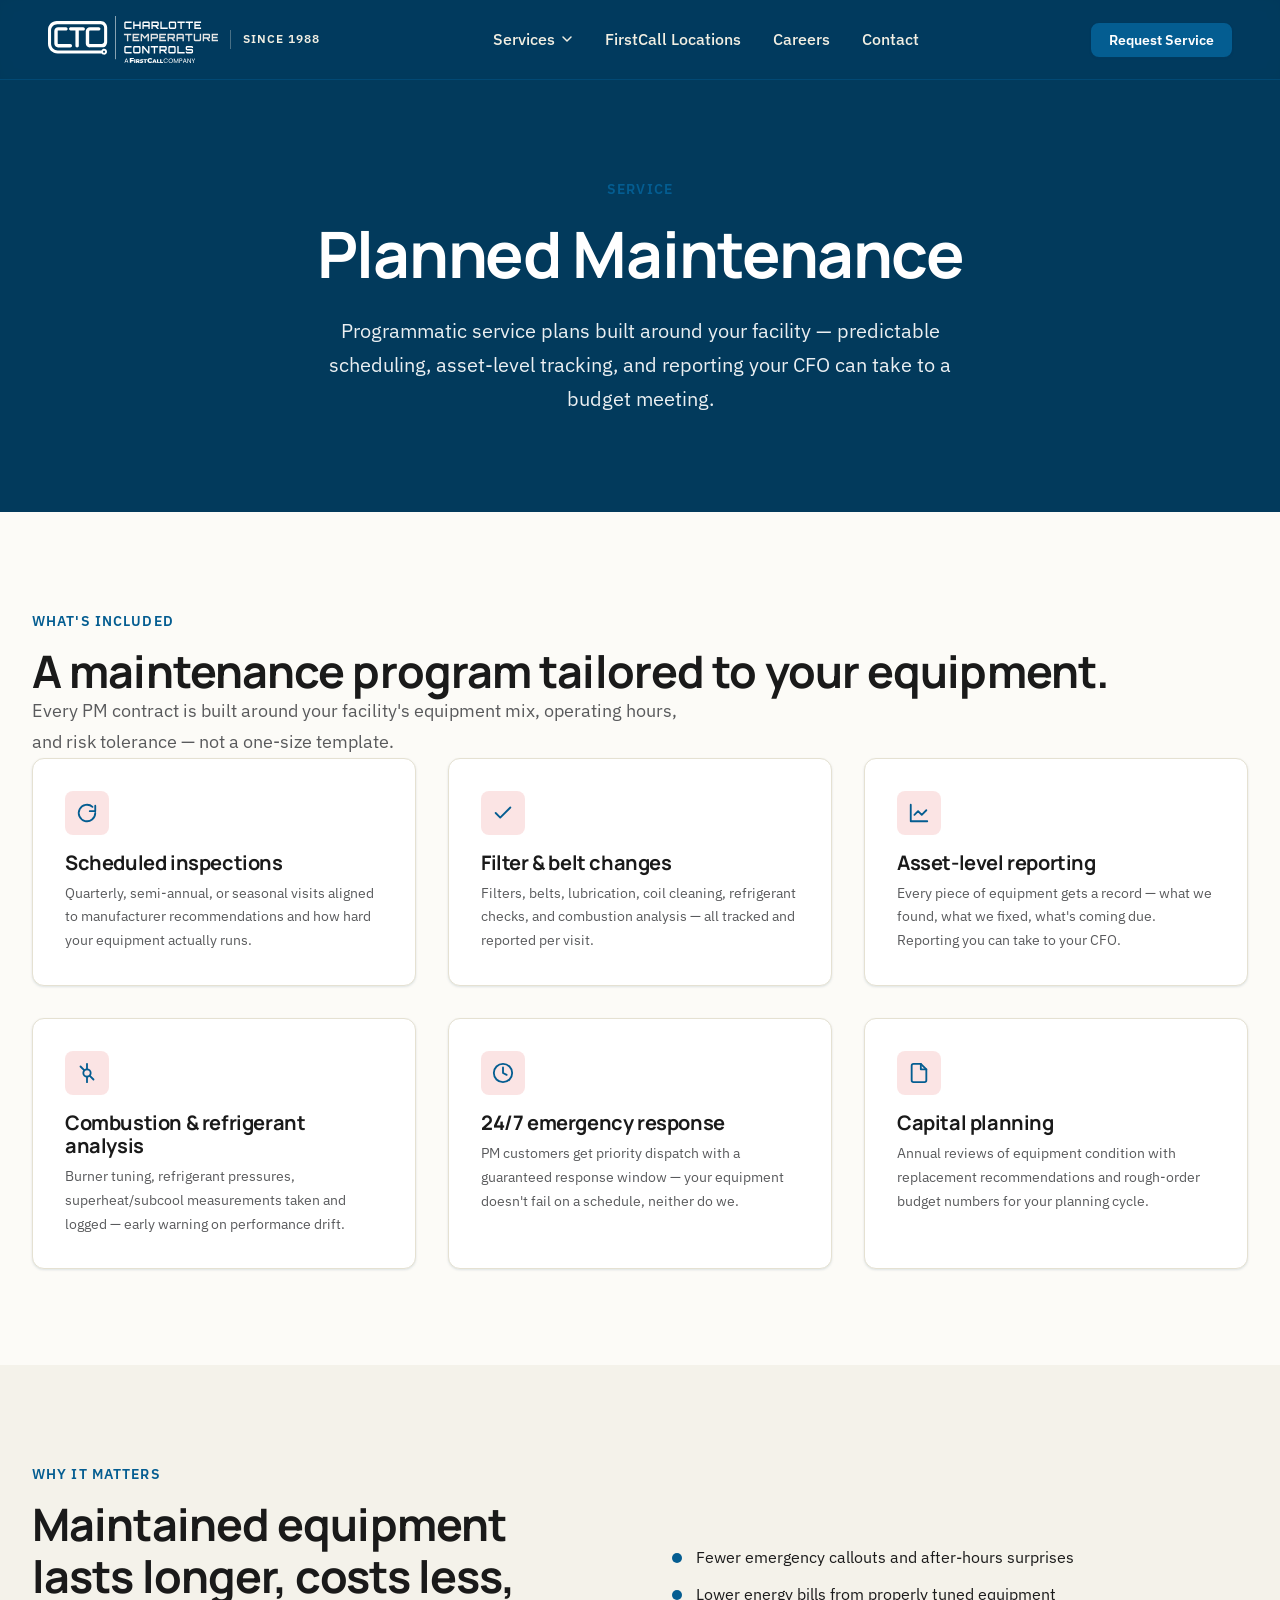
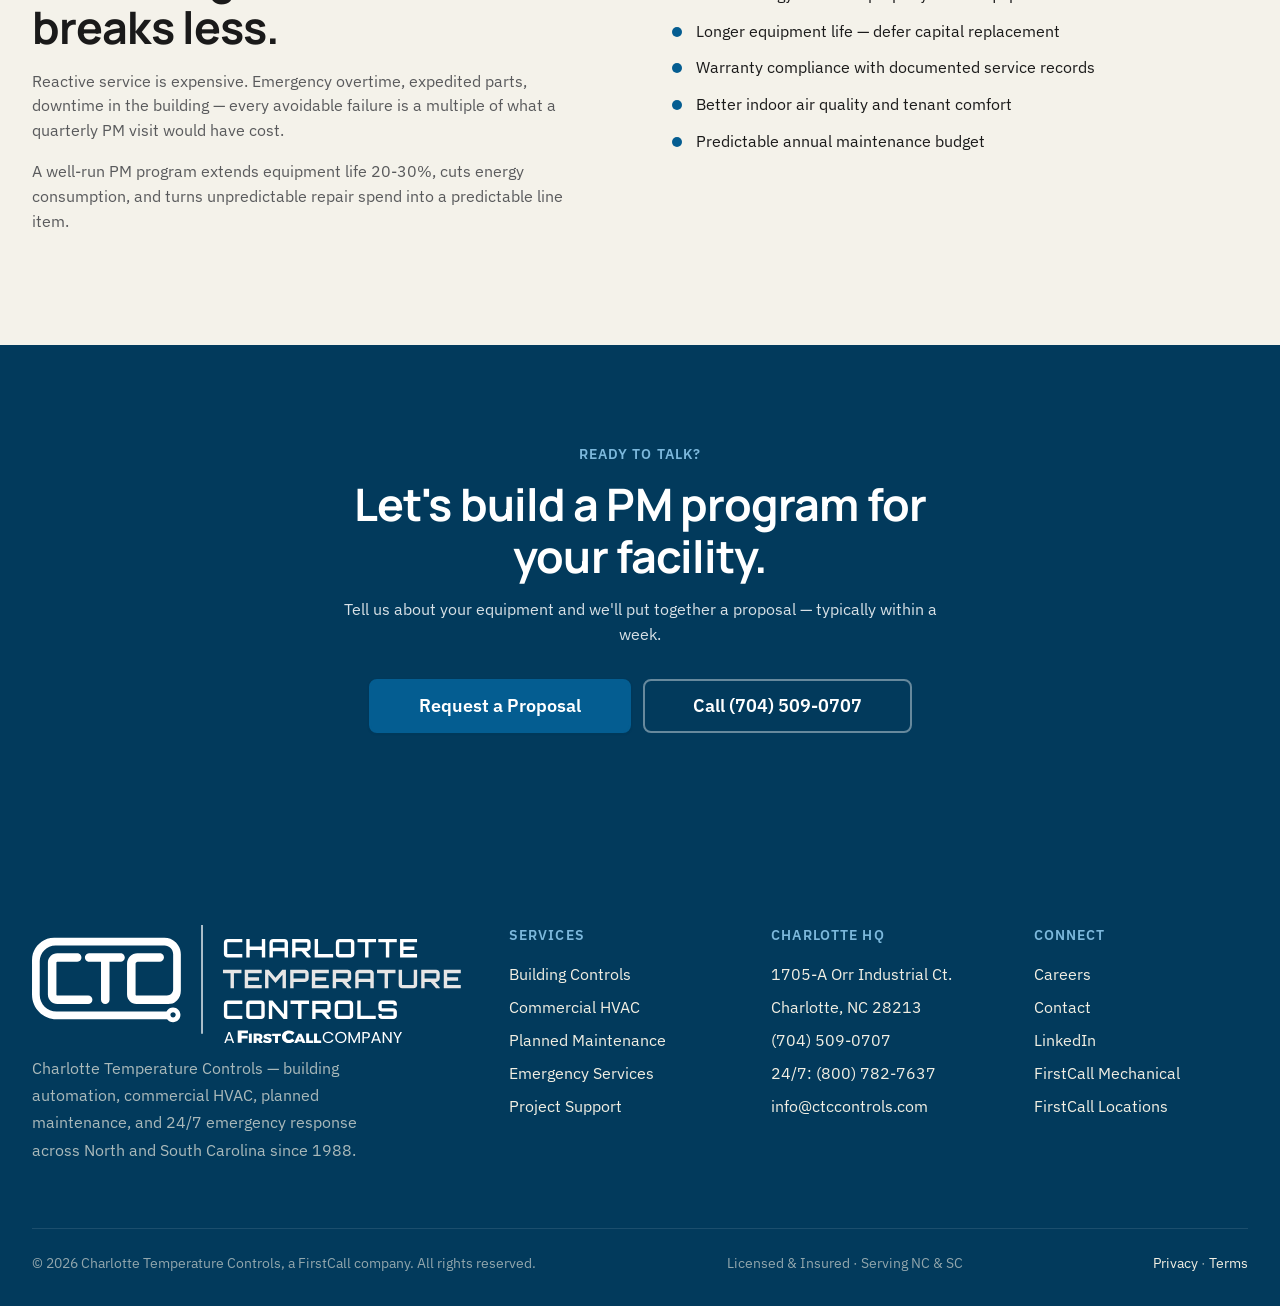
<file: services/planned-maintenance.html>
<!DOCTYPE html>
<!--
  ============================================================
  CTC Service Page Template
  ============================================================

  Used to hydrate each per-service page under services/<slug>.html
  from services/<slug>/config.json. Mirrors the Starnes service-
  page pattern: page-hero, feature-grid, info-grid (why), cta-band
  — single location (Charlotte HQ), no multi-location picker.

  Build directives:
    INLINE_CSS         tokens + base + components + service
    INLINE_LOGO_WHITE  shared/img/logos/ctc-hero-white.svg
    INLINE_BRANCH_JS   shared/js/site.js
  ============================================================
-->
<html lang="en">
<head>
  <meta charset="UTF-8" />
  <meta name="viewport" content="width=device-width, initial-scale=1.0" />
  <title>Planned Maintenance — Charlotte Temperature Controls</title>
  <meta name="description" content="Planned maintenance programs from Charlotte Temperature Controls — HVAC and building controls service contracts across North and South Carolina." />
  <link rel="canonical" href="https://ctccontrols.com/services/planned-maintenance" />

  <meta property="og:type" content="website" />
  <meta property="og:title" content="Planned Maintenance — Charlotte Temperature Controls" />
  <meta property="og:description" content="Planned maintenance programs from Charlotte Temperature Controls — HVAC and building controls service contracts across North and South Carolina." />
  <meta property="og:url" content="https://ctccontrols.com/services/planned-maintenance" />

  <link rel="icon" type="image/svg+xml" href="../shared/img/logos/ctc-favicon.svg" />

  <link rel="preconnect" href="https://fonts.googleapis.com" />
  <link rel="preconnect" href="https://fonts.gstatic.com" crossorigin />
  <link href="https://fonts.googleapis.com/css2?family=Manrope:wght@400;500;600;700;800&family=IBM+Plex+Sans:wght@300;400;500;600;700&display=swap" rel="stylesheet" />

  <style>
    /* ===== tokens.css ===== */
/* ============================================================
   CTC (Charlotte Temperature Controls) Design Tokens

   Brand palette is built around CTC's own logo colors — a single
   strong corporate blue plus mid-gray and near-black — rather than
   the FirstCall Mechanical green family used by STR / C2H or the
   royal-blue + red used by Starnes. CTC's identity is monochromatic
   (one blue, no contrasting accent), so the design leans into a
   confident single-color system rather than introducing a foreign
   accent hue.

   Logo source colors (CTC NEW LOGO.svg):
     #045D91  brand blue (CTC mark + "Charlotte" / "Controls" wordmark)
     #595A5C  mid gray ("Temperature" wordmark)
     #010101  near-black (descriptor line)

   Complementary choices:
     - A deeper navy (#023A5C) for dark surfaces (header / footer / CTA
       bands). Same hue family as the brand blue, just darker — keeps
       the monochromatic feel.
     - A pale sky tint (#7CB8DC) for eyebrow / soft hover on dark
       surfaces. Lighter sibling of the brand blue.
     - Because CTC has no contrasting accent in the logo, primary CTAs
       and "accent" features use the brand blue itself rather than a
       foreign hue. Focus rings + danger states use a soft amber to
       provide enough contrast against the all-blue UI.
     - Cream page bg (#FCFBF7) kept from the shared template — works
       with any brand palette and gives high contrast for dark text.
   ============================================================ */

:root {
  /* --------------------------------------------------------
     COLOR — Brand: CTC blue (single-color system)
     -------------------------------------------------------- */
  --color-primary:        #045D91;  /* CTC brand blue — logo primary */
  --color-primary-dark:   #023A5C;  /* Deep navy — deeper layer (mobile drawer, etc) */
  --color-primary-mid:    #1276B0;  /* Lifted blue — cards on dark */
  --color-primary-soft:   #7CB8DC;  /* Pale sky — borders, soft fills */

  /* Secondary — logo gray. Pairs with the brand blue without competing
     with it. Reserved for subtle accents (eyebrows on light surfaces,
     muted text, secondary CTAs). Also exposed as --color-text-muted
     for body copy below. */
  --color-secondary:      #595A5C;  /* Logo gray — "TEMPERATURE" wordmark */
  --color-secondary-dark: #3D3E40;  /* Darker gray for hover states */
  --color-secondary-soft: #BCBDBE;  /* Pale gray for borders / dividers */

  /* Map green — pulled from the CTC service-area graphic ("Service Area"
     label + Charlotte HQ star). Used for the hero eyebrow so it picks
     up on the brand's existing third color and pops against the
     navy-blue hero video. */
  --color-map-green:      #8FB23B;  /* Sage map green — service-area graphic */

  /* Accent — CTC has no contrasting accent in the logo, so we lean
     into the brand blue itself. CTAs use --color-primary directly.
     --color-accent maps to the same blue so any template code that
     references the accent token keeps brand consistency. */
  --color-accent:         #045D91;  /* Brand blue — primary CTAs */
  --color-accent-dark:    #023A5C;  /* Hover state — navy */
  --color-accent-light:   #7CB8DC;  /* Sky blue — eyebrows + hover on dark
                                       (same hue family as primary — keeps
                                       the monochromatic identity intact) */

  /* --------------------------------------------------------
     COLOR — Surfaces (cream content, navy brackets)
     -------------------------------------------------------- */
  --color-bg:             #FCFBF7;  /* warm cream page bg */
  --color-bg-soft:        #F4F2EA;  /* alt section bands */
  --color-bg-section:     #EDE9DC;  /* tinted bands */
  --color-bg-dark:        #023A5C;  /* deepest — footer + CTA bands */
  --color-bg-card:        #FFFFFF;  /* lifted cards */

  --color-text:           #1A1A1A;  /* matches CTC logo near-black */
  --color-text-muted:     #595A5C;  /* secondary copy — matches logo gray */
  --color-text-light:     #8A93A1;  /* tertiary, meta */
  --color-text-on-dark:   #F2EFE3;  /* warm cream on dark surfaces */
  --color-text-on-primary:#FFFFFF;

  --color-border:         #E5E1D2;
  --color-border-strong:  #C9C7B7;
  --color-border-dark:    #023A5C;

  /* --------------------------------------------------------
     INDUSTRIES-GRID TIER TOKENS
     Recolored to the CTC blue family — single-hue gradient
     across the three tiers.
     -------------------------------------------------------- */
  --fc-tier-1:        #045D91;   /* Specialty Focus — CTC brand blue */
  --fc-tier-2:        #4A92BD;   /* Deep Expertise — mid blue */
  --fc-tier-3:        #BFD9EA;   /* Trusted Partner — pale blue */
  --fc-text-light:    #FFFFFF;
  --fc-text-dark:     #045D91;

  /* --------------------------------------------------------
     COLOR — Semantic
     -------------------------------------------------------- */
  --color-success:        #16A34A;
  --color-warning:        #B8861A;
  --color-danger:         #B45309;  /* amber — gives contrast against the
                                       all-blue UI; pure red would clash */
  --color-info:           #7CB8DC;

  /* --------------------------------------------------------
     TYPOGRAPHY — unchanged from STR/C2H/Starnes
     -------------------------------------------------------- */
  --font-display: "Manrope", system-ui, -apple-system, "Segoe UI", sans-serif;
  --font-body:    "IBM Plex Sans", system-ui, -apple-system, "Segoe UI", sans-serif;
  --font-mono:    "IBM Plex Mono", ui-monospace, "SF Mono", Menlo, monospace;

  --text-xs:    0.75rem;
  --text-sm:    0.875rem;
  --text-base:  1rem;
  --text-lg:    1.125rem;
  --text-xl:    1.25rem;
  --text-2xl:   1.5rem;
  --text-3xl:   1.875rem;
  --text-4xl:   2.25rem;
  --text-5xl:   3rem;
  --text-6xl:   3.75rem;
  --text-7xl:   4.5rem;

  --weight-regular:  400;
  --weight-medium:   500;
  --weight-semibold: 600;
  --weight-bold:     700;
  --weight-extrabold:800;

  --leading-tight:   1.15;
  --leading-snug:    1.3;
  --leading-normal:  1.55;
  --leading-relaxed: 1.7;

  --tracking-tight:  -0.02em;
  --tracking-normal: 0;
  --tracking-wide:   0.02em;
  --tracking-caps:   0.08em;

  /* SPACING — unchanged */
  --space-1:   0.25rem;
  --space-2:   0.5rem;
  --space-3:   0.75rem;
  --space-4:   1rem;
  --space-5:   1.5rem;
  --space-6:   2rem;
  --space-7:   3rem;
  --space-8:   4rem;
  --space-9:   6rem;
  --space-10:  8rem;
  --space-11: 10rem;

  /* LAYOUT — unchanged */
  --container-sm:  640px;
  --container-md:  768px;
  --container-lg: 1024px;
  --container-xl: 1280px;
  --container-2xl: 1600px;
  --container-content: 1440px;

  --header-height: 80px;
  --header-height-mobile: 64px;
  --pad-x: clamp(1.25rem, 4vw, 3rem);

  /* RADII */
  --radius-none: 0;
  --radius-sm:   4px;
  --radius-md:   8px;
  --radius-lg:   12px;
  --radius-xl:   16px;
  --radius-2xl:  24px;
  --radius-pill: 999px;

  /* SHADOWS — tinted to CTC navy family */
  --shadow-xs: 0 1px 2px rgba(2, 58, 92, 0.05);
  --shadow-sm: 0 1px 3px rgba(2, 58, 92, 0.08), 0 1px 2px rgba(2, 58, 92, 0.05);
  --shadow-md: 0 4px 12px rgba(2, 58, 92, 0.10), 0 2px 4px rgba(2, 58, 92, 0.05);
  --shadow-lg: 0 12px 32px rgba(2, 58, 92, 0.12), 0 4px 8px rgba(2, 58, 92, 0.05);
  --shadow-xl: 0 24px 48px rgba(2, 58, 92, 0.16), 0 8px 16px rgba(2, 58, 92, 0.07);

  /* MOTION */
  --ease-out:     cubic-bezier(0.16, 1, 0.3, 1);
  --ease-in-out:  cubic-bezier(0.4, 0, 0.2, 1);
  --duration-fast:   150ms;
  --duration-base:   200ms;
  --duration-slow:   320ms;

  /* Z-INDEX */
  --z-base:     1;
  --z-dropdown: 100;
  --z-sticky:   200;
  --z-header:   300;
  --z-overlay:  400;
  --z-modal:    500;
  --z-toast:    600;
}

/* Focus ring uses brand blue at 35% alpha — keeps the monochromatic
   identity (Starnes used red here because its logo carried red). */
:root {
  --focus-ring: 0 0 0 3px rgba(4, 93, 145, 0.35);
}


/* ===== base.css ===== */
/* ============================================================
   FirstCall Base — resets, typography defaults, utilities
   Depends on tokens.css being loaded first.
   ============================================================ */

/* ---------- Modern reset ---------- */
*, *::before, *::after { box-sizing: border-box; }

* { margin: 0; }

html {
  -webkit-text-size-adjust: 100%;
  text-size-adjust: 100%;
  scroll-behavior: smooth;
}

body {
  min-height: 100vh;
  font-family: var(--font-body);
  font-size: var(--text-base);
  line-height: var(--leading-normal);
  color: var(--color-text);
  background: var(--color-bg);
  -webkit-font-smoothing: antialiased;
  -moz-osx-font-smoothing: grayscale;
  text-rendering: optimizeLegibility;
}

img, svg, video, canvas, picture {
  display: block;
  max-width: 100%;
  height: auto;
}

button, input, select, textarea {
  font: inherit;
  color: inherit;
}

button {
  background: none;
  border: none;
  cursor: pointer;
}

a {
  color: var(--color-primary-mid);
  text-decoration: none;
  transition: color var(--duration-base) var(--ease-out);
}

a:hover {
  color: var(--color-primary);
}

a:focus-visible,
button:focus-visible,
input:focus-visible,
select:focus-visible,
textarea:focus-visible,
[tabindex]:focus-visible {
  outline: none;
  box-shadow: var(--focus-ring);
  border-radius: var(--radius-sm);
}

ul, ol { padding-left: 1.25em; }
ul[role="list"], ol[role="list"] { list-style: none; padding: 0; }

/* ---------- Typography ---------- */

h1, h2, h3, h4, h5, h6 {
  font-family: var(--font-display);
  font-weight: var(--weight-bold);
  line-height: var(--leading-tight);
  letter-spacing: var(--tracking-tight);
  color: var(--color-text);
}

h1, .h1 {
  font-size: clamp(2.25rem, 4.5vw, var(--text-6xl));
  font-weight: var(--weight-bold);
}

h2, .h2 {
  font-size: clamp(1.875rem, 3.5vw, var(--text-5xl));
}

h3, .h3 {
  font-size: clamp(1.5rem, 2.5vw, var(--text-4xl));
}

h4, .h4 {
  font-size: var(--text-2xl);
  letter-spacing: var(--tracking-normal);
}

h5, .h5 {
  font-size: var(--text-xl);
  font-weight: var(--weight-semibold);
  letter-spacing: var(--tracking-normal);
}

h6, .h6 {
  font-size: var(--text-base);
  font-weight: var(--weight-semibold);
  text-transform: uppercase;
  letter-spacing: var(--tracking-caps);
  color: var(--color-text-muted);
}

p {
  line-height: var(--leading-normal);
  color: var(--color-text);
}

.lead {
  font-size: var(--text-lg);
  line-height: var(--leading-relaxed);
  color: var(--color-text-muted);
  max-width: 60ch;
}

.eyebrow {
  display: inline-block;
  font-family: var(--font-body);
  font-size: var(--text-sm);
  font-weight: var(--weight-semibold);
  text-transform: uppercase;
  letter-spacing: var(--tracking-caps);
  color: var(--color-accent);
  margin-bottom: var(--space-3);
}

small, .text-small { font-size: var(--text-sm); }
.text-xs { font-size: var(--text-xs); }
.text-muted { color: var(--color-text-muted); }
.text-light { color: var(--color-text-light); }

/* ---------- Layout utilities ---------- */

.container {
  width: 100%;
  max-width: var(--container-content);
  margin-inline: auto;
  padding-inline: var(--space-5);
}

.container-narrow {
  max-width: 800px;
  margin-inline: auto;
  padding-inline: var(--space-5);
}

.container-wide {
  width: 100%;
  max-width: var(--container-2xl);
  margin-inline: auto;
  padding-inline: var(--space-5);
}

@media (min-width: 768px) {
  .container, .container-narrow, .container-wide {
    padding-inline: var(--space-6);
  }
}

/* Section spacing */
.section {
  padding-block: var(--space-9);
}

.section-tight {
  padding-block: var(--space-7);
}

.section-loose {
  padding-block: var(--space-10);
}

@media (max-width: 767px) {
  .section { padding-block: var(--space-7); }
  .section-loose { padding-block: var(--space-8); }
}

.section--soft { background: var(--color-bg-soft); }
.section--tinted { background: var(--color-bg-section); }
.section--primary { background: var(--color-primary); color: var(--color-text-on-primary); }
.section--dark { background: var(--color-bg-dark); color: var(--color-text-on-dark); }

.section--primary h1, .section--primary h2, .section--primary h3,
.section--primary h4, .section--primary h5, .section--primary h6,
.section--dark h1, .section--dark h2, .section--dark h3,
.section--dark h4, .section--dark h5, .section--dark h6 {
  color: inherit;
}

.section--primary .eyebrow,
.section--dark .eyebrow {
  color: var(--color-accent-light);
}

/* Flex / grid helpers */
.stack > * + * { margin-top: var(--space-4); }
.stack-sm > * + * { margin-top: var(--space-2); }
.stack-lg > * + * { margin-top: var(--space-6); }
.stack-xl > * + * { margin-top: var(--space-7); }

.row {
  display: flex;
  flex-wrap: wrap;
  gap: var(--space-5);
}

.row--between { justify-content: space-between; }
.row--center  { align-items: center; }

.grid {
  display: grid;
  gap: var(--space-6);
}

.grid-2 { grid-template-columns: repeat(2, 1fr); }
.grid-3 { grid-template-columns: repeat(3, 1fr); }
.grid-4 { grid-template-columns: repeat(4, 1fr); }
.grid-6 { grid-template-columns: repeat(6, 1fr); }

@media (max-width: 1023px) {
  .grid-3, .grid-4 { grid-template-columns: repeat(2, 1fr); }
  .grid-6 { grid-template-columns: repeat(3, 1fr); }
}
@media (max-width: 639px) {
  .grid-2, .grid-3, .grid-4, .grid-6 { grid-template-columns: 1fr; }
}

/* Text alignment */
.text-center { text-align: center; }
.text-left   { text-align: left; }
.text-right  { text-align: right; }

/* Display */
.hidden { display: none !important; }

@media (max-width: 767px) {
  .hide-mobile { display: none !important; }
}
@media (min-width: 768px) {
  .show-mobile { display: none !important; }
}

/* Skip-to-content for accessibility */
.skip-link {
  position: absolute;
  top: -100px;
  left: var(--space-4);
  padding: var(--space-3) var(--space-5);
  background: var(--color-primary);
  color: var(--color-text-on-primary);
  border-radius: var(--radius-md);
  font-weight: var(--weight-semibold);
  z-index: var(--z-toast);
  transition: top var(--duration-base) var(--ease-out);
}

.skip-link:focus {
  top: var(--space-4);
}

/* Selection */
::selection {
  background: var(--color-accent);
  color: #fff;
}

/* Reduced motion */
@media (prefers-reduced-motion: reduce) {
  *, *::before, *::after {
    animation-duration: 0.01ms !important;
    animation-iteration-count: 1 !important;
    transition-duration: 0.01ms !important;
    scroll-behavior: auto !important;
  }
}


/* ===== components.css ===== */
/* ============================================================
   FirstCall Components — buttons, cards, forms, nav, footer,
   badges, callouts, photo strip, capabilities grid.
   Depends on tokens.css and base.css.
   ============================================================ */

/* ============================================================
   BUTTONS
   ============================================================ */

.btn {
  display: inline-flex;
  align-items: center;
  justify-content: center;
  gap: var(--space-2);
  padding: var(--space-3) var(--space-6);
  font-family: var(--font-body);
  font-size: var(--text-base);
  font-weight: var(--weight-semibold);
  letter-spacing: var(--tracking-normal);
  line-height: 1;
  border: 2px solid transparent;
  border-radius: var(--radius-md);
  cursor: pointer;
  text-decoration: none;
  transition:
    background-color var(--duration-base) var(--ease-out),
    border-color var(--duration-base) var(--ease-out),
    color var(--duration-base) var(--ease-out),
    transform var(--duration-fast) var(--ease-out),
    box-shadow var(--duration-base) var(--ease-out);
  white-space: nowrap;
}

.btn:active { transform: translateY(1px); }

.btn--primary {
  background: var(--color-accent);
  color: #fff;
  border-color: var(--color-accent);
  box-shadow: var(--shadow-sm);
}
.btn--primary:hover {
  background: var(--color-accent-dark);
  border-color: var(--color-accent-dark);
  color: #fff;
  box-shadow: var(--shadow-md);
}

.btn--secondary {
  background: var(--color-primary);
  color: #fff;
  border-color: var(--color-primary);
}
.btn--secondary:hover {
  background: var(--color-primary-dark);
  border-color: var(--color-primary-dark);
  color: #fff;
}

.btn--outline {
  background: transparent;
  color: var(--color-primary);
  border-color: var(--color-primary);
}
.btn--outline:hover {
  background: var(--color-primary);
  color: #fff;
}

.btn--ghost {
  background: transparent;
  color: var(--color-primary);
  border-color: transparent;
}
.btn--ghost:hover {
  background: var(--color-bg-section);
  color: var(--color-primary-dark);
}

.btn--on-dark {
  background: #fff;
  color: var(--color-primary);
  border-color: #fff;
}
.btn--on-dark:hover {
  background: var(--color-bg-section);
  color: var(--color-primary-dark);
}

.btn--outline-on-dark {
  background: transparent;
  color: #fff;
  border-color: rgba(255,255,255,0.4);
}
.btn--outline-on-dark:hover {
  background: rgba(255,255,255,0.1);
  border-color: #fff;
  color: #fff;
}

/* Size variants */
.btn--sm { padding: var(--space-2) var(--space-4); font-size: var(--text-sm); }
.btn--lg { padding: var(--space-4) var(--space-7); font-size: var(--text-lg); }
.btn--full { width: 100%; }

/* Inline-link arrow button (used a lot on ServiceLogic-style sites) */
.link-arrow {
  display: inline-flex;
  align-items: center;
  gap: var(--space-2);
  font-weight: var(--weight-semibold);
  color: var(--color-primary);
  text-decoration: none;
  transition: gap var(--duration-base) var(--ease-out), color var(--duration-base) var(--ease-out);
}

.link-arrow::after {
  content: "→";
  transition: transform var(--duration-base) var(--ease-out);
  font-weight: var(--weight-regular);
}

.link-arrow:hover {
  color: var(--color-accent);
  gap: var(--space-3);
}

.link-arrow:hover::after { transform: translateX(2px); }

.link-arrow--on-dark { color: var(--color-accent-light); }
.link-arrow--on-dark:hover { color: #fff; }

/* ============================================================
   CARDS
   ============================================================ */

.card {
  background: var(--color-bg);
  border: 1px solid var(--color-border);
  border-radius: var(--radius-lg);
  padding: var(--space-6);
  transition:
    border-color var(--duration-base) var(--ease-out),
    box-shadow var(--duration-base) var(--ease-out),
    transform var(--duration-base) var(--ease-out);
}

.card--hover:hover {
  border-color: var(--color-border-strong);
  box-shadow: var(--shadow-lg);
  transform: translateY(-2px);
}

.card--feature {
  display: flex;
  flex-direction: column;
  gap: var(--space-4);
}

.card--feature .card__icon {
  width: 56px;
  height: 56px;
  display: inline-flex;
  align-items: center;
  justify-content: center;
  background: var(--color-bg-section);
  color: var(--color-primary);
  border-radius: var(--radius-md);
}

.card--feature .card__icon svg { width: 28px; height: 28px; }

.card__title {
  font-family: var(--font-display);
  font-size: var(--text-xl);
  font-weight: var(--weight-bold);
  letter-spacing: var(--tracking-tight);
  color: var(--color-text);
}

.card__body {
  color: var(--color-text-muted);
  line-height: var(--leading-relaxed);
}

/* Branch quick-card (used on parent homepage) */
.branch-card {
  background: var(--color-bg);
  border: 1px solid var(--color-border);
  border-radius: var(--radius-lg);
  padding: var(--space-6);
  display: flex;
  flex-direction: column;
  gap: var(--space-3);
  transition:
    border-color var(--duration-base) var(--ease-out),
    box-shadow var(--duration-base) var(--ease-out),
    transform var(--duration-base) var(--ease-out);
}

.branch-card:hover {
  border-color: var(--color-primary-mid);
  box-shadow: var(--shadow-lg);
  transform: translateY(-2px);
}

.branch-card__location {
  font-family: var(--font-body);
  font-size: var(--text-sm);
  font-weight: var(--weight-semibold);
  text-transform: uppercase;
  letter-spacing: var(--tracking-caps);
  color: var(--color-accent);
}

.branch-card__name {
  font-family: var(--font-display);
  font-size: var(--text-2xl);
  font-weight: var(--weight-bold);
  letter-spacing: var(--tracking-tight);
}

.branch-card__phone {
  font-size: var(--text-lg);
  font-weight: var(--weight-medium);
  color: var(--color-text);
}

.branch-card__phone a { color: inherit; }
.branch-card__phone a:hover { color: var(--color-primary); }

/* ============================================================
   FORMS
   ============================================================ */

.form-field {
  display: flex;
  flex-direction: column;
  gap: var(--space-2);
  margin-bottom: var(--space-4);
}

.form-label {
  font-family: var(--font-body);
  font-size: var(--text-sm);
  font-weight: var(--weight-semibold);
  color: var(--color-text);
}

.form-label .required {
  color: var(--color-accent);
  margin-left: 2px;
}

.form-input,
.form-textarea,
.form-select {
  width: 100%;
  padding: var(--space-3) var(--space-4);
  font-family: var(--font-body);
  font-size: var(--text-base);
  color: var(--color-text);
  background: var(--color-bg);
  border: 1.5px solid var(--color-border);
  border-radius: var(--radius-md);
  transition: border-color var(--duration-base) var(--ease-out), background var(--duration-base) var(--ease-out);
}

.form-input:hover,
.form-textarea:hover,
.form-select:hover {
  border-color: var(--color-border-strong);
}

.form-input:focus,
.form-textarea:focus,
.form-select:focus {
  outline: none;
  border-color: var(--color-primary-mid);
  box-shadow: 0 0 0 3px rgba(220, 38, 38, 0.15);
}

.form-textarea {
  min-height: 140px;
  resize: vertical;
  line-height: var(--leading-normal);
}

.form-select {
  appearance: none;
  background-image: url("data:image/svg+xml;utf8,<svg xmlns='http://www.w3.org/2000/svg' viewBox='0 0 20 20' fill='%231A2421'><path d='M5 8l5 5 5-5z'/></svg>");
  background-repeat: no-repeat;
  background-position: right var(--space-4) center;
  background-size: 16px;
  padding-right: var(--space-7);
}

.form-help {
  font-size: var(--text-xs);
  color: var(--color-text-light);
}

.form-error {
  font-size: var(--text-xs);
  color: var(--color-danger);
  font-weight: var(--weight-medium);
}

.form-input--error,
.form-textarea--error,
.form-select--error {
  border-color: var(--color-danger);
}

/* Checkbox / radio */
.form-checkbox,
.form-radio {
  display: flex;
  gap: var(--space-3);
  align-items: flex-start;
  cursor: pointer;
  font-size: var(--text-sm);
}

.form-checkbox input,
.form-radio input {
  margin-top: 2px;
  accent-color: var(--color-primary);
  width: 18px;
  height: 18px;
}

/* ============================================================
   HEADER / NAV  (Columbus-style: dark green bar over cream page)
   ============================================================ */

.site-header {
  position: sticky;
  top: 0;
  z-index: var(--z-header);
  /* CTC deep navy (#023A5C — same as the footer). Harmonizes header + footer
     into a single "navy bracket" around the cream content. The brighter logo
     blue (#045D91) is reserved for accents (eyebrows, highlights, hover). */
  background: rgba(2, 58, 92, 0.92);
  backdrop-filter: saturate(180%) blur(10px);
  -webkit-backdrop-filter: saturate(180%) blur(10px);
  /* Border tinted to the brighter brand blue at low alpha — a hairline accent
     between header and content. */
  border-bottom: 1px solid rgba(4, 93, 145, 0.45);
  height: var(--header-height);
  display: flex;
  align-items: center;
  transition: box-shadow var(--duration-base) var(--ease-out), background var(--duration-base) var(--ease-out);
}

.site-header.is-scrolled {
  box-shadow: 0 1px 0 rgba(0,0,0,0.4), var(--shadow-sm);
  background: rgba(2, 58, 92, 0.97);
}

.site-header__inner {
  width: 100%;
  max-width: var(--container-2xl);
  margin-inline: auto;
  padding-inline: var(--pad-x);
  display: flex;
  align-items: center;
  justify-content: space-between;
  gap: var(--space-6);
}

.site-header__logo {
  display: inline-flex;
  align-items: center;
  gap: var(--space-3);
  text-decoration: none;
}

.site-header__logo svg {
  /* 20% larger than the prior 39px. Header stays at --header-height (80px);
     the logo just consumes more of the existing vertical room — no extra
     padding/border was around it, so nothing else needs adjusting. */
  height: 47px;
  width: auto;
  display: block;
}

.site-header__tagline {
  font-family: var(--font-body);
  font-size: var(--text-xs);
  font-weight: var(--weight-semibold);
  text-transform: uppercase;
  letter-spacing: var(--tracking-caps);
  color: var(--color-text-on-dark);
  padding-left: var(--space-3);
  border-left: 1px solid rgba(242, 239, 227, 0.3);
}

@media (max-width: 767px) { .site-header__tagline { display: none; } }

.site-nav {
  display: flex;
  align-items: center;
  gap: var(--space-6);
}

.site-nav__link {
  font-family: var(--font-body);
  font-size: var(--text-base);
  font-weight: var(--weight-medium);
  color: var(--color-text-on-dark);
  text-decoration: none;
  padding: var(--space-2) 0;
  position: relative;
  transition: color var(--duration-base) var(--ease-out);
}

.site-nav__link::after {
  content: "";
  position: absolute;
  left: 0;
  bottom: -4px;
  width: 0;
  height: 2px;
  background: var(--color-accent-light);
  transition: width var(--duration-base) var(--ease-out);
}

.site-nav__link:hover { color: var(--color-accent-light); }

.site-nav__link:hover::after,
.site-nav__link[aria-current="page"]::after {
  width: 100%;
}

.site-nav__link[aria-current="page"] {
  color: var(--color-accent-light);
  font-weight: var(--weight-semibold);
}

/* Nav dropdowns (Services + STR Locations) */
.site-nav__dropdown-wrap { position: relative; }
.site-nav__dropdown-toggle {
  background: none;
  border: none;
  cursor: pointer;
  display: inline-flex;
  align-items: center;
  gap: 6px;
}
.site-nav__caret {
  width: 12px;
  height: 12px;
  transition: transform var(--duration-base) var(--ease-out);
}
.site-nav__dropdown-toggle[aria-expanded="true"] .site-nav__caret { transform: rotate(180deg); }
.site-nav__dropdown {
  position: absolute;
  top: calc(100% + 6px);
  left: -8px;
  min-width: 240px;
  /* Deep navy — matches the header (and footer) it descends from. */
  background: rgba(2, 58, 92, 0.97);
  backdrop-filter: saturate(180%) blur(10px);
  -webkit-backdrop-filter: saturate(180%) blur(10px);
  border: 1px solid rgba(4, 93, 145, 0.45);
  border-radius: var(--radius-md);
  padding: var(--space-2);
  box-shadow: var(--shadow-lg);
  opacity: 0;
  pointer-events: none;
  transform: translateY(-4px);
  transition: opacity var(--duration-base) var(--ease-out), transform var(--duration-base) var(--ease-out);
  z-index: 1;
}
.site-nav__dropdown.is-open {
  opacity: 1;
  pointer-events: auto;
  transform: translateY(0);
}
.site-nav__dropdown-link {
  display: block;
  padding: var(--space-3) var(--space-3);
  color: var(--color-text-on-dark);
  border-radius: var(--radius-sm);
  font-size: var(--text-base);
  font-weight: var(--weight-medium);
  text-decoration: none;
  transition: background var(--duration-base) var(--ease-out), color var(--duration-base) var(--ease-out);
}
.site-nav__dropdown-link:hover,
.site-nav__dropdown-link:focus-visible {
  background: rgba(91, 163, 214, 0.15);
  color: var(--color-accent-light);
}
.site-nav__dropdown-link[aria-current="page"] {
  color: var(--color-accent-light);
  background: rgba(91, 163, 214, 0.1);
}

.site-header__cta {
  display: flex;
  align-items: center;
  gap: var(--space-3);
}

/* Mobile menu toggle */
.menu-toggle {
  display: none;
  width: 44px;
  height: 44px;
  align-items: center;
  justify-content: center;
  border-radius: var(--radius-md);
}

.menu-toggle:hover { background: rgba(242, 239, 227, 0.1); }

.menu-toggle__bars,
.menu-toggle__bars::before,
.menu-toggle__bars::after {
  display: block;
  width: 22px;
  height: 2px;
  background: var(--color-text-on-dark);
  position: relative;
  transition: transform var(--duration-base) var(--ease-out), top var(--duration-base) var(--ease-out);
}

.menu-toggle__bars::before,
.menu-toggle__bars::after {
  content: "";
  position: absolute;
  left: 0;
}

.menu-toggle__bars::before { top: -7px; }
.menu-toggle__bars::after  { top: 7px; }

@media (max-width: 1023px) {
  .menu-toggle { display: inline-flex; }
  .site-nav {
    position: fixed;
    top: var(--header-height);
    left: 0;
    right: 0;
    background: var(--color-primary-dark);
    flex-direction: column;
    align-items: stretch;
    padding: var(--space-5);
    border-bottom: 1px solid var(--color-border);
    box-shadow: var(--shadow-lg);
    transform: translateY(-120%);
    transition: transform var(--duration-slow) var(--ease-out);
    gap: 0;
  }
  .site-nav.is-open { transform: translateY(0); }
  .site-nav__link {
    padding-block: var(--space-4);
    border-bottom: 1px solid rgba(124, 184, 220, 0.4);
    font-size: var(--text-lg);
  }
  .site-nav__link:last-child { border-bottom: none; }
  .site-nav__link::after { display: none; }
  .site-header__cta .btn { display: none; }
  .hide-mobile { display: none !important; }

  /* Mobile dropdowns: full-width toggle + collapsible inline menu */
  .site-nav__dropdown-wrap { width: 100%; }
  .site-nav__dropdown-toggle {
    width: 100%;
    justify-content: space-between;
    padding-block: var(--space-4);
    border-bottom: 1px solid rgba(124, 184, 220, 0.4);
    font-size: var(--text-lg);
    color: var(--color-text-on-dark);
  }
  .site-nav__dropdown {
    position: static;
    opacity: 1;
    pointer-events: auto;
    transform: none;
    background: transparent;
    backdrop-filter: none;
    -webkit-backdrop-filter: none;
    border: none;
    border-radius: 0;
    box-shadow: none;
    padding: 0;
    min-width: 0;
    max-height: 0;
    overflow: hidden;
    transition: max-height var(--duration-slow) var(--ease-out);
  }
  .site-nav__dropdown.is-open { max-height: 400px; }
  .site-nav__dropdown-link {
    padding-block: var(--space-3);
    padding-left: var(--space-5);
    border-bottom: 1px solid rgba(124, 184, 220, 0.25);
    font-size: var(--text-base);
  }
}

/* ============================================================
   FOOTER
   ============================================================ */

.site-footer {
  background: var(--color-bg-dark);
  color: var(--color-text-on-dark);
  padding-block: var(--space-9) var(--space-6);
}

.site-footer a { color: var(--color-text-on-dark); text-decoration: none; }
.site-footer a:hover { color: var(--color-accent-light); }

.site-footer__grid {
  display: grid;
  grid-template-columns: 2fr 1fr 1fr 1fr;
  gap: var(--space-7);
  margin-bottom: var(--space-8);
}

@media (max-width: 1023px) {
  .site-footer__grid { grid-template-columns: 1fr 1fr; }
}
@media (max-width: 639px) {
  .site-footer__grid { grid-template-columns: 1fr; }
}

.site-footer__heading {
  font-family: var(--font-body);
  font-size: var(--text-sm);
  font-weight: var(--weight-semibold);
  text-transform: uppercase;
  letter-spacing: var(--tracking-caps);
  color: var(--color-accent-light);
  margin-bottom: var(--space-4);
}

.site-footer__list { list-style: none; padding: 0; display: flex; flex-direction: column; gap: var(--space-2); }
.site-footer__list a { font-size: var(--text-base); }

.site-footer__brand p {
  color: rgba(242, 239, 227, 0.7);
  max-width: 36ch;
  margin-top: var(--space-3);
  line-height: var(--leading-relaxed);
}

.site-footer__bottom {
  padding-top: var(--space-5);
  border-top: 1px solid rgba(255,255,255,0.1);
  display: flex;
  justify-content: space-between;
  flex-wrap: wrap;
  gap: var(--space-4);
  font-size: var(--text-sm);
  color: rgba(242, 239, 227, 0.6);
}

/* ============================================================
   BADGES / TAGS / CALLOUTS
   ============================================================ */

.badge {
  display: inline-flex;
  align-items: center;
  gap: var(--space-2);
  padding: var(--space-1) var(--space-3);
  font-size: var(--text-xs);
  font-weight: var(--weight-semibold);
  text-transform: uppercase;
  letter-spacing: var(--tracking-caps);
  border-radius: var(--radius-pill);
  background: var(--color-bg-section);
  color: var(--color-primary);
}

.badge--accent { background: var(--color-accent); color: #fff; }
.badge--primary { background: var(--color-primary); color: #fff; }
.badge--outline { background: transparent; border: 1.5px solid var(--color-border-strong); color: var(--color-text-muted); }

.callout {
  background: var(--color-bg-section);
  border-left: 4px solid var(--color-accent);
  padding: var(--space-5) var(--space-6);
  border-radius: var(--radius-md);
}

/* ============================================================
   PHOTO STRIP (horizontal scrolling row used on branch sites)
   ============================================================ */

.photo-strip {
  display: grid;
  grid-auto-flow: column;
  grid-auto-columns: minmax(280px, 1fr);
  gap: var(--space-4);
  overflow-x: auto;
  padding-bottom: var(--space-3);
  scroll-snap-type: x mandatory;
  scrollbar-width: thin;
}

.photo-strip__item {
  scroll-snap-align: start;
  aspect-ratio: 4 / 3;
  border-radius: var(--radius-lg);
  overflow: hidden;
  background: var(--color-bg-section);
}

.photo-strip__item img {
  width: 100%;
  height: 100%;
  object-fit: cover;
}

@media (min-width: 1024px) {
  .photo-strip {
    grid-auto-columns: minmax(0, 1fr);
    grid-auto-flow: row;
    grid-template-columns: repeat(4, 1fr);
    overflow: visible;
  }
}

/* ============================================================
   CAPABILITIES GRID (homepage + branch)
   ============================================================ */

.capabilities {
  display: grid;
  grid-template-columns: repeat(3, 1fr);
  gap: var(--space-5);
}

@media (max-width: 1023px) { .capabilities { grid-template-columns: repeat(2, 1fr); } }
@media (max-width: 639px)  { .capabilities { grid-template-columns: 1fr; } }

.capability {
  background: var(--color-bg);
  border: 1px solid var(--color-border);
  border-radius: var(--radius-lg);
  padding: var(--space-6);
  display: flex;
  flex-direction: column;
  gap: var(--space-3);
  transition:
    border-color var(--duration-base) var(--ease-out),
    box-shadow var(--duration-base) var(--ease-out),
    transform var(--duration-base) var(--ease-out);
}

.capability:hover {
  border-color: var(--color-primary-mid);
  box-shadow: var(--shadow-lg);
  transform: translateY(-2px);
}

.capability__icon {
  width: 56px;
  height: 56px;
  display: inline-flex;
  align-items: center;
  justify-content: center;
  background: var(--color-primary);
  color: #fff;
  border-radius: var(--radius-md);
}

.capability__icon svg { width: 28px; height: 28px; }

.capability__title {
  font-family: var(--font-display);
  font-size: var(--text-xl);
  font-weight: var(--weight-bold);
  letter-spacing: var(--tracking-tight);
}

.capability__body {
  color: var(--color-text-muted);
  line-height: var(--leading-relaxed);
  font-size: var(--text-base);
}

/* ============================================================
   HERO (parent + branch share this structural pattern)
   ============================================================ */

.hero {
  position: relative;
  padding-block: var(--space-10) var(--space-9);
  overflow: hidden;
}

.hero--with-photo {
  display: grid;
  grid-template-columns: 1fr 1fr;
  gap: var(--space-8);
  align-items: center;
}

@media (max-width: 1023px) {
  .hero--with-photo { grid-template-columns: 1fr; gap: var(--space-6); }
}

.hero__eyebrow {
  display: inline-block;
  font-size: var(--text-sm);
  font-weight: var(--weight-semibold);
  text-transform: uppercase;
  letter-spacing: var(--tracking-caps);
  color: var(--color-accent);
  margin-bottom: var(--space-4);
}

.hero__title {
  font-family: var(--font-display);
  font-size: clamp(2.5rem, 5vw, var(--text-7xl));
  font-weight: var(--weight-extrabold);
  line-height: var(--leading-tight);
  letter-spacing: var(--tracking-tight);
  margin-bottom: var(--space-5);
  max-width: 16ch;
}

.hero__lede {
  font-size: var(--text-xl);
  line-height: var(--leading-relaxed);
  color: var(--color-text-muted);
  max-width: 50ch;
  margin-bottom: var(--space-6);
}

.hero__cta {
  display: flex;
  flex-wrap: wrap;
  gap: var(--space-3);
}

.hero__photo {
  aspect-ratio: 5 / 4;
  border-radius: var(--radius-xl);
  overflow: hidden;
  background: var(--color-bg-section);
  box-shadow: var(--shadow-xl);
}

.hero__photo img {
  width: 100%; height: 100%; object-fit: cover;
}

/* ============================================================
   COLOR SWATCHES (used in styleguide only, but kept here so
   the swatch component is documented within the system)
   ============================================================ */

.swatch {
  display: flex;
  flex-direction: column;
  gap: var(--space-2);
}

.swatch__chip {
  height: 96px;
  border-radius: var(--radius-md);
  border: 1px solid var(--color-border);
}

.swatch__meta {
  font-size: var(--text-xs);
  color: var(--color-text-muted);
}

.swatch__meta strong {
  display: block;
  color: var(--color-text);
  font-size: var(--text-sm);
  font-weight: var(--weight-semibold);
}


/* ===== service.css ===== */
/* ============================================================
   shared/css/service.css

   Page-specific styles for per-service pages (the template at
   shared/templates/service.html). Inlined by
   scripts/build-branches.js when building service pages.

   Extracted from the FirstCall Columbus service-page reference
   (Website Redesign/columbus/planned-maintenance.html etc.) so
   STR's service pages match that visual structure exactly.
   ============================================================ */

/* ===== PAGE HERO (text-only, dark green band) ===== */
.page-hero {
  position: relative;
  padding-bottom: var(--space-9);
  padding-top: calc(var(--header-height) + var(--space-9));
  margin-top: calc(var(--header-height) * -1);
  background: var(--color-primary-dark);
  color: #fff;
  text-align: center;
}
@media (max-width: 767px) {
  .page-hero {
    padding-bottom: var(--space-7);
    padding-top: calc(var(--header-height) + var(--space-6));
  }
}
.page-hero__inner { max-width: 760px; margin-inline: auto; }
.page-hero__eyebrow {
  display: inline-block;
  font-size: var(--text-sm);
  font-weight: var(--weight-semibold);
  text-transform: uppercase;
  letter-spacing: var(--tracking-caps);
  color: var(--color-accent);
  margin-bottom: var(--space-4);
}
.page-hero__title {
  font-size: clamp(2.25rem, 5vw, 4rem);
  color: #fff;
  margin-bottom: var(--space-5);
}
.page-hero__lede {
  font-size: var(--text-xl);
  line-height: var(--leading-relaxed);
  color: rgba(255, 255, 255, 0.92);
  max-width: 56ch;
  margin-inline: auto;
}

/* ===== FEATURE CARDS (3-up grid of capability tiles) ===== */
.feature-grid {
  display: grid;
  grid-template-columns: repeat(3, 1fr);
  gap: var(--space-6);
}
@media (max-width: 1023px) { .feature-grid { grid-template-columns: repeat(2, 1fr); } }
@media (max-width: 639px)  { .feature-grid { grid-template-columns: 1fr; } }
.feature {
  background: var(--color-bg-card);
  padding: var(--space-6);
  border-radius: var(--radius-lg);
  border: 1px solid var(--color-border);
  box-shadow: var(--shadow-sm);
  transition: transform var(--duration-base) var(--ease-out),
              box-shadow var(--duration-base) var(--ease-out);
}
.feature:hover {
  transform: translateY(-3px);
  box-shadow: var(--shadow-md);
}
.feature__icon {
  width: 44px;
  height: 44px;
  border-radius: var(--radius-md);
  background: rgba(220, 38, 38, 0.12);
  color: var(--color-accent);
  display: flex;
  align-items: center;
  justify-content: center;
  margin-bottom: var(--space-4);
}
.feature__icon svg { width: 22px; height: 22px; }
.feature h3 {
  font-size: var(--text-xl);
  margin-bottom: var(--space-2);
}
.feature p {
  color: var(--color-text-muted);
  line-height: var(--leading-relaxed);
  font-size: var(--text-sm);
}

/* ===== TWO-COLUMN INFO BLOCK (why-it-matters band) ===== */
.info-grid {
  display: grid;
  grid-template-columns: 1fr 1fr;
  gap: var(--space-8);
  align-items: center;
}
@media (max-width: 1023px) { .info-grid { grid-template-columns: 1fr; gap: var(--space-6); } }
.info-grid h2 {
  margin-bottom: var(--space-4);
  max-width: 18ch;
}
.info-grid p {
  color: var(--color-text-muted);
  margin-bottom: var(--space-4);
  max-width: 56ch;
}
.info-grid ul { list-style: none; padding: 0; }
.info-grid li {
  padding-left: var(--space-5);
  position: relative;
  margin-bottom: var(--space-3);
  color: var(--color-text);
}
.info-grid li::before {
  content: "";
  position: absolute;
  left: 0;
  top: 8px;
  width: 10px;
  height: 10px;
  border-radius: 50%;
  background: var(--color-accent);
}

/* ===== CTA BAND (bottom dark green prompt) ===== */
.cta-band {
  background: var(--color-bg-dark);
  color: var(--color-text-on-dark);
  padding-block: var(--space-9);
  text-align: center;
}
.cta-band__inner { max-width: 700px; margin-inline: auto; }
.cta-band h2 {
  color: #fff;
  margin-bottom: var(--space-4);
}
.cta-band p {
  color: rgba(255, 255, 255, 0.85);
  margin-bottom: var(--space-6);
}
.cta-band__row {
  display: flex;
  justify-content: center;
  gap: var(--space-3);
  flex-wrap: wrap;
}

/* ===== "AT-YOUR-LOCATION" PICKER (4 STR offices at the bottom) ===== */
.location-picker {
  display: grid;
  grid-template-columns: repeat(4, 1fr);
  gap: var(--space-4);
  margin-top: var(--space-6);
}
@media (max-width: 1023px) { .location-picker { grid-template-columns: repeat(2, 1fr); } }
@media (max-width: 639px)  { .location-picker { grid-template-columns: 1fr; } }
.location-picker__item {
  background: rgba(255, 255, 255, 0.06);
  border: 1px solid rgba(255, 255, 255, 0.18);
  border-radius: var(--radius-md);
  padding: var(--space-4);
  color: var(--color-text-on-dark);
  text-decoration: none;
  text-align: left;
  display: flex;
  flex-direction: column;
  gap: var(--space-2);
  transition: background var(--duration-base) var(--ease-out),
              border-color var(--duration-base) var(--ease-out),
              transform var(--duration-base) var(--ease-out);
}
.location-picker__item:hover {
  background: rgba(91, 163, 214, 0.12);
  border-color: var(--color-accent-light);
  transform: translateY(-2px);
}
.location-picker__city {
  font-family: var(--font-display);
  font-weight: var(--weight-bold);
  font-size: var(--text-lg);
  color: #fff;
}
.location-picker__phone {
  font-size: var(--text-sm);
  color: var(--color-accent-light);
  font-weight: var(--weight-medium);
}

/* ============================================================
   RESIDENTIAL-PAGE BONUS SECTIONS
   Gated behind a "showResidentialExtras" #if in the template.
   ============================================================ */

/* ===== Social proof strip (Google rating + BBB + pricing promise) ===== */
.social-proof-strip {
  background: var(--color-bg-soft);
  border-top: 1px solid var(--color-border);
  border-bottom: 1px solid var(--color-border);
  padding-block: var(--space-5);
}
.social-proof-strip__inner {
  display: grid;
  grid-template-columns: auto auto 1fr;
  align-items: center;
  gap: var(--space-7);
}
@media (max-width: 1023px) {
  .social-proof-strip__inner {
    grid-template-columns: 1fr;
    gap: var(--space-4);
    text-align: center;
  }
}

.social-proof__google {
  display: inline-flex;
  align-items: center;
  gap: var(--space-3);
  text-decoration: none;
  color: var(--color-text);
}
.social-proof__google:hover { color: var(--color-accent); }
.social-proof__stars {
  --rating: 5;
  display: inline-block;
  position: relative;
  font-size: var(--text-xl);
  letter-spacing: 2px;
  line-height: 1;
  color: #d1d5db;
}
.social-proof__stars::before {
  content: "★★★★★";
  position: absolute;
  top: 0;
  left: 0;
  width: calc((var(--rating) / 5) * 100%);
  overflow: hidden;
  white-space: nowrap;
  color: #F5A623;
}
.social-proof__rating {
  font-family: var(--font-display);
  font-size: var(--text-2xl);
  font-weight: var(--weight-bold);
  color: var(--color-text);
}
.social-proof__count {
  font-size: var(--text-sm);
  color: var(--color-text-muted);
}

.social-proof__bbb {
  display: inline-flex;
  align-items: center;
  gap: var(--space-3);
  text-decoration: none;
  padding: var(--space-2) var(--space-4);
  border: 2px solid var(--color-primary);
  border-radius: var(--radius-md);
  transition: background var(--duration-base) var(--ease-out);
}
.social-proof__bbb:hover { background: rgba(0, 0, 159, 0.05); }
.social-proof__bbb-badge {
  font-family: var(--font-display);
  font-size: var(--text-base);
  font-weight: var(--weight-extrabold);
  color: var(--color-primary);
  letter-spacing: 0.05em;
}
.social-proof__bbb-rating {
  font-size: var(--text-sm);
  font-weight: var(--weight-semibold);
  color: var(--color-text);
}

.social-proof__pricing {
  font-size: var(--text-base);
  font-weight: var(--weight-medium);
  color: var(--color-text);
  line-height: var(--leading-snug);
  max-width: 48ch;
  justify-self: end;
}
@media (max-width: 1023px) {
  .social-proof__pricing { justify-self: center; max-width: 60ch; }
}

/* ===== Testimonials grid (2x2 desktop / 1-col mobile) ===== */
.testimonials-grid {
  display: grid;
  grid-template-columns: repeat(2, 1fr);
  gap: var(--space-5);
}
@media (max-width: 767px) { .testimonials-grid { grid-template-columns: 1fr; } }
.testimonial {
  background: var(--color-bg-card);
  border: 1px solid var(--color-border);
  border-radius: var(--radius-lg);
  padding: var(--space-6);
  box-shadow: var(--shadow-sm);
}
.testimonial__stars {
  color: #F5A623;
  font-size: var(--text-lg);
  letter-spacing: 2px;
  margin-bottom: var(--space-3);
}
.testimonial__quote {
  font-size: var(--text-base);
  line-height: var(--leading-relaxed);
  color: var(--color-text);
  margin: 0 0 var(--space-4);
  font-style: italic;
}
.testimonial__quote::before { content: "\201C"; }
.testimonial__quote::after  { content: "\201D"; }
.testimonial__attribution {
  font-size: var(--text-sm);
  color: var(--color-text-muted);
  border-top: 1px solid var(--color-border);
  padding-top: var(--space-3);
}
.testimonial__name {
  font-weight: var(--weight-semibold);
  color: var(--color-text);
}

/* ===== Service area + trust badges (2-col) ===== */
.service-trust-grid {
  display: grid;
  grid-template-columns: 1fr 1fr;
  gap: var(--space-8);
}
@media (max-width: 1023px) { .service-trust-grid { grid-template-columns: 1fr; gap: var(--space-6); } }

.service-area h2,
.trust-badges-col h2 {
  margin-bottom: var(--space-4);
  max-width: 20ch;
}
.service-area p { color: var(--color-text-muted); margin-bottom: var(--space-4); }

.service-area__counties {
  list-style: none;
  padding: 0;
  display: grid;
  grid-template-columns: repeat(2, 1fr);
  gap: var(--space-2);
  margin-bottom: var(--space-5);
}
.service-area__counties li {
  padding-left: var(--space-5);
  position: relative;
  font-weight: var(--weight-semibold);
  color: var(--color-text);
}
.service-area__counties li::before {
  content: "";
  position: absolute;
  left: 0;
  top: 7px;
  width: 10px;
  height: 10px;
  border-radius: 50%;
  background: var(--color-accent);
}

.service-area__towns-label {
  font-size: var(--text-sm);
  color: var(--color-text-muted);
  text-transform: uppercase;
  letter-spacing: var(--tracking-caps);
  font-weight: var(--weight-semibold);
  margin-bottom: var(--space-3) !important;
}
.service-area__towns {
  display: flex;
  flex-wrap: wrap;
  gap: var(--space-2);
  margin-bottom: var(--space-5) !important;
}
.service-area__towns span {
  background: var(--color-bg-section);
  color: var(--color-text);
  padding: 4px 12px;
  border-radius: var(--radius-pill);
  font-size: var(--text-sm);
  font-weight: var(--weight-medium);
}
.service-area__note {
  font-size: var(--text-sm);
  color: var(--color-text-muted);
}
.service-area__note a {
  color: var(--color-accent);
  font-weight: var(--weight-semibold);
}

.trust-badges {
  list-style: none;
  padding: 0;
  display: flex;
  flex-direction: column;
  gap: var(--space-3);
}
.trust-badge {
  display: flex;
  align-items: center;
  gap: var(--space-3);
  padding: var(--space-3) var(--space-4);
  background: var(--color-bg-card);
  border: 1px solid var(--color-border);
  border-radius: var(--radius-md);
}
.trust-badge__check {
  width: 28px;
  height: 28px;
  border-radius: 50%;
  background: var(--color-accent);
  color: #fff;
  display: inline-flex;
  align-items: center;
  justify-content: center;
  flex: 0 0 auto;
}
.trust-badge__check svg { width: 16px; height: 16px; }
.trust-badge__label {
  font-family: var(--font-display);
  font-weight: var(--weight-semibold);
  font-size: var(--text-base);
  color: var(--color-text);
}


    /* Partner strip — Reliable Controls Authorized Dealer callout.
       Light cream surface so the dark Reliable Controls wordmark reads
       cleanly. Only renders on services with a `partners` config block
       — currently just building-controls. */
    .partner-strip {
      background: var(--color-bg-soft);
      color: var(--color-text);
      padding: var(--space-7) 0;
      border-top: 1px solid var(--color-border);
      border-bottom: 1px solid var(--color-border);
    }
    .partner-strip__inner {
      display: flex;
      flex-direction: column;
      gap: var(--space-5);
      align-items: center;
      text-align: center;
    }
    .partner-strip__badge {
      display: block;
      max-width: 100%;
      width: min(420px, 80%);
      height: auto;
    }
    .partner-strip__heading {
      font-family: var(--font-display);
      font-size: clamp(var(--text-xl), 2.4vw, var(--text-3xl));
      font-weight: var(--weight-bold);
      letter-spacing: var(--tracking-tight);
      line-height: var(--leading-tight);
      color: var(--color-text);
      margin: 0;
      max-width: 56ch;
    }
    .partner-strip__body {
      font-size: var(--text-lg);
      line-height: var(--leading-normal);
      color: var(--color-text-muted);
      max-width: 64ch;
      margin: 0;
    }
  </style>
</head>

<body>
  <a href="#main" class="skip-link">Skip to content</a>

  <!-- HEADER -->
  <header class="site-header" role="banner">
    <div class="site-header__inner">
      <a class="site-header__logo" href="../index.html" aria-label="Charlotte Temperature Controls, home">
        <svg id="Layer_1" data-name="Layer 1" xmlns="http://www.w3.org/2000/svg" viewBox="0 0 662.35 182.63">
  <defs>
    <style>
      .cls-1 {
        fill: #FFFFFF;
      }

      .cls-2 {
        fill: #E6E6E6;
      }

      .cls-3 {
        fill: #FFFFFF;
      }
    </style>
  </defs>
  <path class="cls-3" d="M296.41,27.11v17.53c0,3.06,2.46,5.51,5.51,5.51h22.96v-5.24h-22.96c-.16,0-.28-.12-.28-.28v-17.53c0-.16.12-.28.28-.28h22.96v-5.24h-22.96c-3.05,0-5.51,2.47-5.51,5.53Z"/>
  <polygon class="cls-3" points="355 33.26 336.28 33.26 336.28 21.6 331.04 21.6 331.04 50.16 336.28 50.16 336.28 38.5 355 38.5 355 50.16 360.23 50.16 360.23 21.6 355 21.6 355 33.26"/>
  <path class="cls-3" d="M389.83,21.6h-17.49c-3.06,0-5.51,2.46-5.51,5.51v23.04h5.24v-9.6h18.05v9.6h5.28v-23.04c0-3.05-2.51-5.51-5.56-5.51ZM390.1,35.32h-18.05v-8.21c0-.16.12-.28.28-.28h17.49c.16,0,.28.12.28.28v8.21h0Z"/>
  <path class="cls-3" d="M424.84,21.64h-23v28.52h5.24v-9.8h9.36l8.25,9.8h5.72v-1.35l-7.1-8.45h1.54c3.06,0,5.55-2.5,5.55-5.51v-7.7c0-3.02-2.49-5.52-5.55-5.52ZM425.12,34.85c0,.16-.12.28-.28.28h-17.49c-.16,0-.28-.12-.28-.28v-7.7c0-.16.12-.28.28-.28h17.49c.16,0,.28.12.28.28v7.7Z"/>
  <polygon class="cls-3" points="441.87 21.56 436.63 21.56 436.63 50.16 465.18 50.16 465.18 44.92 441.87 44.92 441.87 21.56"/>
  <path class="cls-3" d="M492.43,21.6h-17.53c-3.06,0-5.51,2.46-5.51,5.51v17.53c0,3.06,2.46,5.51,5.51,5.51h17.53c3.01,0,5.51-2.46,5.51-5.51v-17.53c0-3.05-2.49-5.51-5.51-5.51ZM492.67,44.64c0,.16-.12.28-.24.28h-17.53c-.16,0-.28-.12-.28-.28v-17.53c0-.16.12-.28.28-.28h17.53c.12,0,.24.12.24.28v17.53Z"/>
  <polygon class="cls-3" points="502.87 26.83 514.52 26.83 514.52 50.16 519.8 50.16 519.8 26.83 531.42 26.83 531.42 21.6 502.87 21.6 502.87 26.83"/>
  <polygon class="cls-3" points="534.96 26.83 546.62 26.83 546.62 50.16 551.89 50.16 551.89 26.83 563.51 26.83 563.51 21.6 534.96 21.6 534.96 26.83"/>
  <polygon class="cls-3" points="594.8 26.83 594.8 21.6 568.55 21.6 568.55 50.16 594.8 50.16 594.8 44.92 573.82 44.92 573.82 38.5 590.72 38.5 590.72 33.26 573.82 33.26 573.82 26.83 594.8 26.83"/>
  <polygon class="cls-2" points="294.99 74.43 306.65 74.43 306.65 97.75 311.92 97.75 311.92 74.43 323.55 74.43 323.55 69.2 294.99 69.2 294.99 74.43"/>
  <polygon class="cls-2" points="328.58 97.75 354.84 97.75 354.84 92.52 333.86 92.52 333.86 86.09 350.75 86.09 350.75 80.86 333.86 80.86 333.86 74.43 354.84 74.43 354.84 69.2 328.58 69.2 328.58 97.75"/>
  <polygon class="cls-2" points="376.14 81.57 365.75 69.2 360.03 69.2 360.03 97.75 365.27 97.75 365.27 76.81 376.14 89.7 386.97 76.81 386.97 97.75 392.24 97.75 392.24 69.2 386.49 69.2 376.14 81.57"/>
  <path class="cls-2" d="M421.83,69.24h-23v28.52h5.24v-9.8l.12.04,17.65-.04c3.06,0,5.55-2.49,5.55-5.51v-7.7c0-3.02-2.49-5.52-5.55-5.52ZM422.11,82.44c0,.16-.12.28-.28.28h-17.49c-.16,0-.28-.12-.28-.28v-7.7c0-.16.12-.28.28-.28h17.49c.16,0,.28.12.28.28v7.7Z"/>
  <polygon class="cls-2" points="432.26 97.75 458.52 97.75 458.52 92.52 437.54 92.52 437.54 86.09 454.44 86.09 454.44 80.86 437.54 80.86 437.54 74.43 458.52 74.43 458.52 69.2 432.26 69.2 432.26 97.75"/>
  <path class="cls-2" d="M487.51,69.24h-23v28.52h5.24v-9.8h9.36l8.25,9.8h5.72v-1.35l-7.1-8.45h1.54c3.06,0,5.55-2.49,5.55-5.51v-7.7c0-3.02-2.49-5.52-5.55-5.52ZM487.79,82.44c0,.16-.12.28-.28.28h-17.49c-.16,0-.28-.12-.28-.28v-7.7c0-.16.12-.28.28-.28h17.49c.16,0,.28.12.28.28v7.7Z"/>
  <path class="cls-2" d="M522.34,69.2h-17.49c-3.06,0-5.51,2.46-5.51,5.51v23.04h5.24v-9.6h18.05v9.6h5.28v-23.04c0-3.05-2.5-5.51-5.56-5.51ZM522.62,82.92h-18.05v-8.21c0-.16.12-.28.28-.28h17.49c.16,0,.28.12.28.28v8.21h0Z"/>
  <polygon class="cls-2" points="532.97 74.43 544.63 74.43 544.63 97.75 549.9 97.75 549.9 74.43 561.53 74.43 561.53 69.2 532.97 69.2 532.97 74.43"/>
  <path class="cls-2" d="M589.69,92.24c0,.16-.12.28-.24.28h-17.53c-.16,0-.28-.12-.28-.28v-23.04h-5.24v23.04c0,3.06,2.46,5.51,5.51,5.51h17.53c3.01,0,5.51-2.46,5.51-5.51v-23.04h-5.26v23.04Z"/>
  <path class="cls-2" d="M624.27,69.24h-23v28.52h5.24v-9.8h9.36l8.25,9.8h5.72v-1.35l-7.1-8.45h1.54c3.06,0,5.55-2.49,5.55-5.51v-7.7c0-3.02-2.49-5.52-5.55-5.52ZM624.55,82.44c0,.16-.12.28-.28.28h-17.48c-.16,0-.28-.12-.28-.28v-7.7c0-.16.12-.28.28-.28h17.49c.16,0,.28.12.28.28v7.7h0Z"/>
  <polygon class="cls-2" points="662.35 74.43 662.35 69.2 636.1 69.2 636.1 97.75 662.35 97.75 662.35 92.52 641.37 92.52 641.37 86.09 658.26 86.09 658.26 80.86 641.37 80.86 641.37 74.43 662.35 74.43"/>
  <path class="cls-3" d="M296.41,122.3v17.53c0,3.06,2.46,5.51,5.51,5.51h22.96v-5.24h-22.96c-.16,0-.28-.12-.28-.28v-17.53c0-.16.12-.28.28-.28h22.96v-5.24h-22.96c-3.05.02-5.51,2.48-5.51,5.53Z"/>
  <path class="cls-3" d="M353.96,116.79h-17.53c-3.06,0-5.51,2.46-5.51,5.51v17.53c0,3.06,2.46,5.51,5.51,5.51h17.53c3.01,0,5.51-2.46,5.51-5.51v-17.53c0-3.05-2.49-5.51-5.51-5.51ZM354.2,139.84c0,.16-.12.28-.24.28h-17.53c-.16,0-.28-.12-.28-.28v-17.53c0-.16.12-.28.28-.28h17.53c.12,0,.24.12.24.28v17.53Z"/>
  <polygon class="cls-3" points="389.11 137.73 371.54 116.79 365.83 116.79 365.83 145.35 371.06 145.35 371.06 124.41 388.67 145.35 394.38 145.35 394.38 116.79 389.11 116.79 389.11 137.73"/>
  <polygon class="cls-3" points="399.38 122.03 411.04 122.03 411.04 145.35 416.32 145.35 416.32 122.03 427.94 122.03 427.94 116.79 399.38 116.79 399.38 122.03"/>
  <path class="cls-3" d="M455.87,116.83h-23v28.52h5.24v-9.8h9.36l8.25,9.8h5.72v-1.35l-7.1-8.45h1.54c3.06,0,5.55-2.5,5.55-5.51v-7.7c0-3.02-2.5-5.52-5.55-5.52ZM456.14,130.04c0,.16-.12.28-.28.28h-17.49c-.16,0-.28-.12-.28-.28v-7.7c0-.16.12-.28.28-.28h17.49c.16,0,.28.12.28.28v7.7Z"/>
  <path class="cls-3" d="M490.57,116.79h-17.53c-3.06,0-5.51,2.46-5.51,5.51v17.53c0,3.06,2.46,5.51,5.51,5.51h17.53c3.01,0,5.51-2.46,5.51-5.51v-17.53c0-3.05-2.49-5.51-5.51-5.51ZM490.8,139.84c0,.16-.12.28-.24.28h-17.53c-.16,0-.28-.12-.28-.28v-17.53c0-.16.12-.28.28-.28h17.53c.12,0,.24.12.24.28v17.53Z"/>
  <polygon class="cls-3" points="507.7 116.75 502.47 116.75 502.47 145.35 531.02 145.35 531.02 140.11 507.7 140.11 507.7 116.75"/>
  <path class="cls-3" d="M563.66,124.49v-2.18c0-3.06-2.5-5.51-5.51-5.51h-17.53c-3.06,0-5.51,2.46-5.51,5.51v5.87c0,3.06,2.46,5.51,5.51,5.51h17.53c.12,0,.24.12.24.28v5.87c0,.16-.12.28-.24.28h-17.53c-.16,0-.28-.12-.28-.28v-2.18h-5.24v2.18c0,3.06,2.46,5.51,5.51,5.51h17.53c3.01,0,5.51-2.46,5.51-5.51v-5.87c0-3.06-2.5-5.51-5.51-5.51h-17.53c-.16,0-.28-.12-.28-.28v-5.87c0-.16.12-.28.28-.28h17.53c.12,0,.24.12.24.28v2.18h5.28Z"/>
  <path class="cls-3" d="M39.2,56.73h30.53c2.74,0,5.22-1.73,6.17-4.3.76-2.05.48-4.25-.78-6.05-1.25-1.79-3.21-2.82-5.4-2.82h-30.53c-8.09,0-14.68,6.58-14.68,14.68v49.03c0,8.09,6.58,14.68,14.68,14.68h47.52c3.63,0,6.58-2.96,6.58-6.58s-2.95-6.58-6.58-6.58h-47.51c-.83,0-1.52-.69-1.52-1.52v-49.03c0-.84.69-1.52,1.52-1.52ZM163.26,56.73h33.76c3.57,0,6.54-2.7,6.76-6.14.12-1.84-.5-3.59-1.77-4.94-1.24-1.32-2.99-2.08-4.8-2.08h-34.28c-8.9,0-16.13,7.24-16.13,16.13v47.57c0,8.09,6.58,14.68,14.68,14.68,0,0,23.98-.03,43.38-.05h.11s6.63,0,6.63,0c1,0,1.83-.06,2.6-.18,3.87-.61,7.26-2.48,10.09-5.54,3.61-3.91,5.6-9.14,5.6-14.73v-56.3c0-13.97-11.36-25.34-25.34-25.34H34.16C15.33,19.81,0,35.13,0,53.97v53.65c0,20.9,17.01,37.91,37.91,37.91h170.78c2.16,2.92,5.56,4.65,9.19,4.65,6.29,0,11.42-5.12,11.42-11.42s-5.12-11.42-11.42-11.42c-4.32,0-8.27,2.45-10.2,6.29H37.91c-14.34,0-26.01-11.67-26.01-26.01v-51.46c0-13.48,10.97-24.45,24.45-24.45h168.21c7.41,0,13.45,6.03,13.45,13.45v54.02c0,5.3-4.32,9.62-9.62,9.62h-46.89c-.83,0-1.52-.69-1.52-1.52v-47.26c0-1.81,1.46-3.29,3.28-3.29ZM217.88,134.66c2.26,0,4.1,1.83,4.1,4.1s-1.83,4.1-4.1,4.1-4.1-1.83-4.1-4.1,1.83-4.1,4.1-4.1ZM113.15,121.96c3.63,0,6.58-2.96,6.58-6.58v-58.65h17.03c3.62,0,6.57-2.95,6.58-6.57,0-1.76-.68-3.42-1.92-4.67s-2.9-1.93-4.66-1.93h-48.46c-2.74,0-5.22,1.73-6.17,4.3-.76,2.05-.48,4.25.78,6.05,1.25,1.79,3.21,2.82,5.4,2.82h18.26v58.66c0,3.63,2.95,6.57,6.57,6.57Z"/>
  <rect class="cls-3" x="261.57" width="2.06" height="168"/>
  <g>
    <path class="cls-1" d="M323.83,167.34v3.81h9.07v4.35h-9.07v6.55h-6.05v-19.07h15.82v4.35h-9.77Z"/>
    <path class="cls-1" d="M334.98,182.17v-14.38h4.56v14.38h-4.56Z"/>
    <path class="cls-1" d="M349.31,178.27h-2.41v3.88h-4.56v-14.38h7.17c4.12,0,6.49,1.85,6.49,5.11,0,2.13-.92,3.69-2.59,4.58l3.11,4.7h-5.18l-2.04-3.88ZM349.51,174.99c1.36,0,2.15-.7,2.15-1.99s-.79-1.95-2.15-1.95h-2.61v3.94h2.61Z"/>
    <path class="cls-1" d="M370.39,169.51l-1.69,3.28c-1.58-.84-3.82-1.6-5.11-1.6-.77,0-1.27.25-1.27.78,0,2.11,8.03.86,8.03,6.05,0,3.06-2.9,4.51-6.34,4.51-2.61,0-5.46-.86-7.39-2.28l1.71-3.24c1.58,1.25,4.15,2.2,5.73,2.2.97,0,1.58-.31,1.58-.96,0-2.17-8.03-.8-8.03-5.87,0-2.77,2.52-4.53,6.36-4.53,2.35,0,4.76.66,6.43,1.66Z"/>
    <path class="cls-1" d="M379.99,171.36v10.98h-4.58v-10.98h-4.45v-3.41h13.51v3.41h-4.47Z"/>
    <path class="cls-1" d="M405.5,166.46l-3.5,3.88c-1.29-1.53-3.18-2.54-4.88-2.54-2.77,0-4.88,2.1-4.88,4.92s2.1,4.94,4.88,4.94c1.58,0,3.48-.87,4.88-2.21l3.5,3.5c-2.22,2.24-5.58,3.69-8.67,3.69-6.22,0-10.81-4.21-10.81-9.86s4.67-9.7,11.01-9.7c3.1,0,6.4,1.31,8.47,3.39Z"/>
    <path class="cls-1" d="M410.59,179.98l-.92,2.3h-4.69l6.56-14.38h4.69l6.34,14.38h-4.87l-.9-2.3h-6.21ZM413.75,172.17l-1.89,4.7h3.73l-1.84-4.7Z"/>
    <path class="cls-1" d="M434.51,178.56v3.57h-11.01v-14.38h4.56v10.81h6.45Z"/>
    <path class="cls-1" d="M446.66,178.58v3.57h-11.01v-14.38h4.56v10.81h6.45Z"/>
    <path class="cls-1" d="M308.42,178.33h-7.61l-1.4,3.77h-2.4l6.31-16.85h2.63l6.28,16.85h-2.4l-1.4-3.77ZM307.77,176.53l-3.15-8.56-3.15,8.56h6.31Z"/>
    <g>
      <path class="cls-1" d="M450.18,169.25c.77-1.32,1.81-2.35,3.14-3.1,1.33-.75,2.8-1.12,4.42-1.12,1.9,0,3.56.45,4.98,1.34,1.42.89,2.45,2.16,3.1,3.79h-2.73c-.48-1.02-1.18-1.81-2.09-2.36-.91-.55-2-.83-3.27-.83s-2.31.28-3.28.83c-.97.55-1.73,1.33-2.28,2.35-.55,1.01-.83,2.2-.83,3.56s.28,2.52.83,3.54c.55,1.01,1.31,1.8,2.28,2.35.97.55,2.06.83,3.28.83s2.36-.27,3.27-.81,1.61-1.33,2.09-2.35h2.73c-.65,1.62-1.68,2.87-3.1,3.76-1.42.88-3.08,1.33-4.98,1.33-1.62,0-3.09-.37-4.42-1.11-1.33-.74-2.37-1.76-3.14-3.07-.77-1.31-1.15-2.8-1.15-4.45s.38-3.14,1.15-4.46Z"/>
      <path class="cls-1" d="M472.67,181.26c-1.33-.74-2.39-1.77-3.17-3.09-.78-1.32-1.16-2.81-1.16-4.46s.39-3.14,1.16-4.46c.78-1.32,1.83-2.35,3.17-3.09,1.33-.74,2.81-1.11,4.43-1.11s3.12.37,4.45,1.11c1.33.74,2.39,1.76,3.15,3.08.77,1.31,1.15,2.8,1.15,4.47s-.38,3.16-1.15,4.47c-.77,1.31-1.82,2.34-3.15,3.08-1.33.74-2.82,1.11-4.45,1.11s-3.09-.37-4.43-1.11ZM480.39,179.62c.98-.55,1.74-1.34,2.3-2.36s.84-2.2.84-3.55-.28-2.55-.84-3.56c-.56-1.01-1.32-1.79-2.29-2.35-.97-.55-2.07-.83-3.3-.83s-2.34.28-3.3.83c-.97.55-1.73,1.33-2.29,2.35-.56,1.01-.84,2.2-.84,3.56s.28,2.53.84,3.55c.56,1.02,1.33,1.81,2.3,2.36.98.55,2.07.83,3.29.83s2.31-.28,3.29-.83Z"/>
      <path class="cls-1" d="M506.55,165.37v16.82h-2.28v-12.54l-5.75,12.54h-1.6l-5.78-12.57v12.57h-2.28v-16.82h2.45l6.41,13.91,6.41-13.91h2.43Z"/>
      <path class="cls-1" d="M520.58,173.73c-.99.93-2.51,1.4-4.54,1.4h-3.35v7.07h-2.28v-16.94h5.63c1.97,0,3.47.46,4.49,1.39,1.03.92,1.54,2.11,1.54,3.57s-.5,2.58-1.49,3.51ZM518.84,172.5c.6-.53.9-1.3.9-2.29,0-2.09-1.23-3.14-3.7-3.14h-3.35v6.22h3.35c1.27,0,2.2-.27,2.8-.8Z"/>
      <path class="cls-1" d="M535.2,178.43h-7.61l-1.4,3.77h-2.4l6.31-16.85h2.63l6.28,16.85h-2.4l-1.4-3.77ZM534.55,176.63l-3.15-8.56-3.15,8.56h6.31Z"/>
      <path class="cls-1" d="M555.47,182.2h-2.28l-9.16-13.49v13.49h-2.28v-16.97h2.28l9.16,13.47v-13.47h2.28v16.97Z"/>
      <path class="cls-1" d="M571.56,165.25l-5.68,10.55v6.39h-2.28v-6.39l-5.71-10.55h2.53l4.3,8.58,4.3-8.58h2.53Z"/>
    </g>
  </g>
</svg>
        <span class="site-header__tagline">Since 1988</span>
      </a>

      <nav class="site-nav" data-site-nav aria-label="Primary">
        <div class="site-nav__dropdown-wrap" data-dropdown>
          <button type="button" class="site-nav__link site-nav__dropdown-toggle"
                  aria-haspopup="true" aria-expanded="false" data-dropdown-toggle>
            Services
            <svg class="site-nav__caret" viewBox="0 0 12 12" aria-hidden="true"><path d="M2 4 L6 8 L10 4" stroke="currentColor" stroke-width="1.5" fill="none" stroke-linecap="round" stroke-linejoin="round"/></svg>
          </button>
          <div class="site-nav__dropdown" data-dropdown-menu>
            <a class="site-nav__dropdown-link" href="building-controls.html">Building Controls</a>
            <a class="site-nav__dropdown-link" href="commercial-hvac.html">Commercial HVAC</a>
            <a class="site-nav__dropdown-link" href="planned-maintenance.html">Planned Maintenance</a>
            <a class="site-nav__dropdown-link" href="emergency.html">Emergency Services</a>
            <a class="site-nav__dropdown-link" href="project-support.html">Project Support</a>
          </div>
        </div>

        <a class="site-nav__link" href="https://firstcallmechanical.com/locations.html" target="_blank" rel="noopener">FirstCall Locations</a>
        <a class="site-nav__link" href="https://firstcallmechanical.com/mechanical/careers" target="_blank" rel="noopener">Careers</a>
        <a class="site-nav__link" href="../index.html#contact">Contact</a>
      </nav>

      <div class="site-header__cta">
        <a class="btn btn--primary btn--sm hide-mobile" href="../index.html#contact">Request Service</a>
        <button class="menu-toggle" data-menu-toggle aria-label="Open menu" aria-expanded="false">
          <span class="menu-toggle__bars" aria-hidden="true"></span>
        </button>
      </div>
    </div>
  </header>

  <main id="main">

    <!-- 1. PAGE HERO -->
    <section class="page-hero">
      <div class="container">
        <div class="page-hero__inner">
          <span class="page-hero__eyebrow">Service</span>
          <h1 class="page-hero__title">Planned Maintenance</h1>
          <p class="page-hero__lede">Programmatic service plans built around your facility — predictable scheduling, asset-level tracking, and reporting your CFO can take to a budget meeting.</p>
        </div>
      </div>
    </section>

    <!-- 1a. PARTNER STRIP — only renders if config has `partners` block.
         Used by services/building-controls to surface the Reliable Controls
         Authorized Dealer badge. Light surface, official badge image leads,
         supporting copy beneath. -->
    

    <!-- 2. WHAT'S INCLUDED — feature grid -->
    <section class="section">
      <div class="container">
        <div class="section-head">
          <span class="eyebrow">What's included</span>
          <h2>A maintenance program tailored to your equipment.</h2>
          <p class="lead">Every PM contract is built around your facility's equipment mix, operating hours, and risk tolerance — not a one-size template.</p>
        </div>
        <div class="feature-grid">
          
          <article class="feature">
            <span class="feature__icon" aria-hidden="true"><svg viewBox="0 0 24 24" fill="none" stroke="currentColor" stroke-width="2" stroke-linecap="round" stroke-linejoin="round"><path d="M21 12a9 9 0 1 1-3-6.7"/><path d="M21 4v6h-6"/></svg></span>
            <h3>Scheduled inspections</h3>
            <p>Quarterly, semi-annual, or seasonal visits aligned to manufacturer recommendations and how hard your equipment actually runs.</p>
          </article>
          
          <article class="feature">
            <span class="feature__icon" aria-hidden="true"><svg viewBox="0 0 24 24" fill="none" stroke="currentColor" stroke-width="2" stroke-linecap="round" stroke-linejoin="round"><polyline points="20 6 9 17 4 12"/></svg></span>
            <h3>Filter & belt changes</h3>
            <p>Filters, belts, lubrication, coil cleaning, refrigerant checks, and combustion analysis — all tracked and reported per visit.</p>
          </article>
          
          <article class="feature">
            <span class="feature__icon" aria-hidden="true"><svg viewBox="0 0 24 24" fill="none" stroke="currentColor" stroke-width="2" stroke-linecap="round" stroke-linejoin="round"><path d="M3 3v18h18"/><path d="M7 14l4-4 4 4 5-5"/></svg></span>
            <h3>Asset-level reporting</h3>
            <p>Every piece of equipment gets a record — what we found, what we fixed, what's coming due. Reporting you can take to your CFO.</p>
          </article>
          
          <article class="feature">
            <span class="feature__icon" aria-hidden="true"><svg viewBox="0 0 24 24" fill="none" stroke="currentColor" stroke-width="2" stroke-linecap="round" stroke-linejoin="round"><path d="M12 2v6"/><path d="M12 16v6"/><path d="M4.93 4.93l4.24 4.24"/><path d="M14.83 14.83l4.24 4.24"/><circle cx="12" cy="12" r="4"/></svg></span>
            <h3>Combustion & refrigerant analysis</h3>
            <p>Burner tuning, refrigerant pressures, superheat/subcool measurements taken and logged — early warning on performance drift.</p>
          </article>
          
          <article class="feature">
            <span class="feature__icon" aria-hidden="true"><svg viewBox="0 0 24 24" fill="none" stroke="currentColor" stroke-width="2" stroke-linecap="round" stroke-linejoin="round"><circle cx="12" cy="12" r="10"/><path d="M12 6v6l4 2"/></svg></span>
            <h3>24/7 emergency response</h3>
            <p>PM customers get priority dispatch with a guaranteed response window — your equipment doesn't fail on a schedule, neither do we.</p>
          </article>
          
          <article class="feature">
            <span class="feature__icon" aria-hidden="true"><svg viewBox="0 0 24 24" fill="none" stroke="currentColor" stroke-width="2" stroke-linecap="round" stroke-linejoin="round"><path d="M14 2H6a2 2 0 0 0-2 2v16a2 2 0 0 0 2 2h12a2 2 0 0 0 2-2V8z"/><polyline points="14 2 14 8 20 8"/></svg></span>
            <h3>Capital planning</h3>
            <p>Annual reviews of equipment condition with replacement recommendations and rough-order budget numbers for your planning cycle.</p>
          </article>
          
        </div>
      </div>
    </section>

    <!-- 3. WHY IT MATTERS — two-column info block -->
    <section class="section section--soft">
      <div class="container">
        <div class="info-grid">
          <div>
            <span class="eyebrow">Why it matters</span>
            <h2>Maintained equipment lasts longer, costs less, breaks less.</h2>
            
            <p>Reactive service is expensive. Emergency overtime, expedited parts, downtime in the building — every avoidable failure is a multiple of what a quarterly PM visit would have cost.</p>
            
            <p>A well-run PM program extends equipment life 20-30%, cuts energy consumption, and turns unpredictable repair spend into a predictable line item.</p>
            
          </div>
          <div>
            <ul>
              
              <li>Fewer emergency callouts and after-hours surprises</li>
              
              <li>Lower energy bills from properly tuned equipment</li>
              
              <li>Longer equipment life — defer capital replacement</li>
              
              <li>Warranty compliance with documented service records</li>
              
              <li>Better indoor air quality and tenant comfort</li>
              
              <li>Predictable annual maintenance budget</li>
              
            </ul>
          </div>
        </div>
      </div>
    </section>

    <!-- 4. CTA BAND (no location picker — CTC is single-location) -->
    <section class="cta-band">
      <div class="container cta-band__inner">
        <span class="eyebrow" style="color: var(--color-accent-light)">Ready to talk?</span>
        <h2>Let's build a PM program for your facility.</h2>
        <p>Tell us about your equipment and we'll put together a proposal — typically within a week.</p>
        <div class="cta-band__row">
          <a class="btn btn--primary btn--lg" href="../index.html#contact">Request a Proposal</a>
          <a class="btn btn--lg" href="tel:+17045090707" style="background:transparent;color:#fff;border-color:rgba(255,255,255,.4)">Call (704) 509-0707</a>
        </div>
      </div>
    </section>

  </main>

  <!-- FOOTER -->
  <footer class="site-footer" role="contentinfo">
    <div class="container">
      <div class="site-footer__grid">
        <div class="site-footer__brand">
          <svg id="Layer_1" data-name="Layer 1" xmlns="http://www.w3.org/2000/svg" viewBox="0 0 662.35 182.63">
  <defs>
    <style>
      .cls-1 {
        fill: #FFFFFF;
      }

      .cls-2 {
        fill: #E6E6E6;
      }

      .cls-3 {
        fill: #FFFFFF;
      }
    </style>
  </defs>
  <path class="cls-3" d="M296.41,27.11v17.53c0,3.06,2.46,5.51,5.51,5.51h22.96v-5.24h-22.96c-.16,0-.28-.12-.28-.28v-17.53c0-.16.12-.28.28-.28h22.96v-5.24h-22.96c-3.05,0-5.51,2.47-5.51,5.53Z"/>
  <polygon class="cls-3" points="355 33.26 336.28 33.26 336.28 21.6 331.04 21.6 331.04 50.16 336.28 50.16 336.28 38.5 355 38.5 355 50.16 360.23 50.16 360.23 21.6 355 21.6 355 33.26"/>
  <path class="cls-3" d="M389.83,21.6h-17.49c-3.06,0-5.51,2.46-5.51,5.51v23.04h5.24v-9.6h18.05v9.6h5.28v-23.04c0-3.05-2.51-5.51-5.56-5.51ZM390.1,35.32h-18.05v-8.21c0-.16.12-.28.28-.28h17.49c.16,0,.28.12.28.28v8.21h0Z"/>
  <path class="cls-3" d="M424.84,21.64h-23v28.52h5.24v-9.8h9.36l8.25,9.8h5.72v-1.35l-7.1-8.45h1.54c3.06,0,5.55-2.5,5.55-5.51v-7.7c0-3.02-2.49-5.52-5.55-5.52ZM425.12,34.85c0,.16-.12.28-.28.28h-17.49c-.16,0-.28-.12-.28-.28v-7.7c0-.16.12-.28.28-.28h17.49c.16,0,.28.12.28.28v7.7Z"/>
  <polygon class="cls-3" points="441.87 21.56 436.63 21.56 436.63 50.16 465.18 50.16 465.18 44.92 441.87 44.92 441.87 21.56"/>
  <path class="cls-3" d="M492.43,21.6h-17.53c-3.06,0-5.51,2.46-5.51,5.51v17.53c0,3.06,2.46,5.51,5.51,5.51h17.53c3.01,0,5.51-2.46,5.51-5.51v-17.53c0-3.05-2.49-5.51-5.51-5.51ZM492.67,44.64c0,.16-.12.28-.24.28h-17.53c-.16,0-.28-.12-.28-.28v-17.53c0-.16.12-.28.28-.28h17.53c.12,0,.24.12.24.28v17.53Z"/>
  <polygon class="cls-3" points="502.87 26.83 514.52 26.83 514.52 50.16 519.8 50.16 519.8 26.83 531.42 26.83 531.42 21.6 502.87 21.6 502.87 26.83"/>
  <polygon class="cls-3" points="534.96 26.83 546.62 26.83 546.62 50.16 551.89 50.16 551.89 26.83 563.51 26.83 563.51 21.6 534.96 21.6 534.96 26.83"/>
  <polygon class="cls-3" points="594.8 26.83 594.8 21.6 568.55 21.6 568.55 50.16 594.8 50.16 594.8 44.92 573.82 44.92 573.82 38.5 590.72 38.5 590.72 33.26 573.82 33.26 573.82 26.83 594.8 26.83"/>
  <polygon class="cls-2" points="294.99 74.43 306.65 74.43 306.65 97.75 311.92 97.75 311.92 74.43 323.55 74.43 323.55 69.2 294.99 69.2 294.99 74.43"/>
  <polygon class="cls-2" points="328.58 97.75 354.84 97.75 354.84 92.52 333.86 92.52 333.86 86.09 350.75 86.09 350.75 80.86 333.86 80.86 333.86 74.43 354.84 74.43 354.84 69.2 328.58 69.2 328.58 97.75"/>
  <polygon class="cls-2" points="376.14 81.57 365.75 69.2 360.03 69.2 360.03 97.75 365.27 97.75 365.27 76.81 376.14 89.7 386.97 76.81 386.97 97.75 392.24 97.75 392.24 69.2 386.49 69.2 376.14 81.57"/>
  <path class="cls-2" d="M421.83,69.24h-23v28.52h5.24v-9.8l.12.04,17.65-.04c3.06,0,5.55-2.49,5.55-5.51v-7.7c0-3.02-2.49-5.52-5.55-5.52ZM422.11,82.44c0,.16-.12.28-.28.28h-17.49c-.16,0-.28-.12-.28-.28v-7.7c0-.16.12-.28.28-.28h17.49c.16,0,.28.12.28.28v7.7Z"/>
  <polygon class="cls-2" points="432.26 97.75 458.52 97.75 458.52 92.52 437.54 92.52 437.54 86.09 454.44 86.09 454.44 80.86 437.54 80.86 437.54 74.43 458.52 74.43 458.52 69.2 432.26 69.2 432.26 97.75"/>
  <path class="cls-2" d="M487.51,69.24h-23v28.52h5.24v-9.8h9.36l8.25,9.8h5.72v-1.35l-7.1-8.45h1.54c3.06,0,5.55-2.49,5.55-5.51v-7.7c0-3.02-2.49-5.52-5.55-5.52ZM487.79,82.44c0,.16-.12.28-.28.28h-17.49c-.16,0-.28-.12-.28-.28v-7.7c0-.16.12-.28.28-.28h17.49c.16,0,.28.12.28.28v7.7Z"/>
  <path class="cls-2" d="M522.34,69.2h-17.49c-3.06,0-5.51,2.46-5.51,5.51v23.04h5.24v-9.6h18.05v9.6h5.28v-23.04c0-3.05-2.5-5.51-5.56-5.51ZM522.62,82.92h-18.05v-8.21c0-.16.12-.28.28-.28h17.49c.16,0,.28.12.28.28v8.21h0Z"/>
  <polygon class="cls-2" points="532.97 74.43 544.63 74.43 544.63 97.75 549.9 97.75 549.9 74.43 561.53 74.43 561.53 69.2 532.97 69.2 532.97 74.43"/>
  <path class="cls-2" d="M589.69,92.24c0,.16-.12.28-.24.28h-17.53c-.16,0-.28-.12-.28-.28v-23.04h-5.24v23.04c0,3.06,2.46,5.51,5.51,5.51h17.53c3.01,0,5.51-2.46,5.51-5.51v-23.04h-5.26v23.04Z"/>
  <path class="cls-2" d="M624.27,69.24h-23v28.52h5.24v-9.8h9.36l8.25,9.8h5.72v-1.35l-7.1-8.45h1.54c3.06,0,5.55-2.49,5.55-5.51v-7.7c0-3.02-2.49-5.52-5.55-5.52ZM624.55,82.44c0,.16-.12.28-.28.28h-17.48c-.16,0-.28-.12-.28-.28v-7.7c0-.16.12-.28.28-.28h17.49c.16,0,.28.12.28.28v7.7h0Z"/>
  <polygon class="cls-2" points="662.35 74.43 662.35 69.2 636.1 69.2 636.1 97.75 662.35 97.75 662.35 92.52 641.37 92.52 641.37 86.09 658.26 86.09 658.26 80.86 641.37 80.86 641.37 74.43 662.35 74.43"/>
  <path class="cls-3" d="M296.41,122.3v17.53c0,3.06,2.46,5.51,5.51,5.51h22.96v-5.24h-22.96c-.16,0-.28-.12-.28-.28v-17.53c0-.16.12-.28.28-.28h22.96v-5.24h-22.96c-3.05.02-5.51,2.48-5.51,5.53Z"/>
  <path class="cls-3" d="M353.96,116.79h-17.53c-3.06,0-5.51,2.46-5.51,5.51v17.53c0,3.06,2.46,5.51,5.51,5.51h17.53c3.01,0,5.51-2.46,5.51-5.51v-17.53c0-3.05-2.49-5.51-5.51-5.51ZM354.2,139.84c0,.16-.12.28-.24.28h-17.53c-.16,0-.28-.12-.28-.28v-17.53c0-.16.12-.28.28-.28h17.53c.12,0,.24.12.24.28v17.53Z"/>
  <polygon class="cls-3" points="389.11 137.73 371.54 116.79 365.83 116.79 365.83 145.35 371.06 145.35 371.06 124.41 388.67 145.35 394.38 145.35 394.38 116.79 389.11 116.79 389.11 137.73"/>
  <polygon class="cls-3" points="399.38 122.03 411.04 122.03 411.04 145.35 416.32 145.35 416.32 122.03 427.94 122.03 427.94 116.79 399.38 116.79 399.38 122.03"/>
  <path class="cls-3" d="M455.87,116.83h-23v28.52h5.24v-9.8h9.36l8.25,9.8h5.72v-1.35l-7.1-8.45h1.54c3.06,0,5.55-2.5,5.55-5.51v-7.7c0-3.02-2.5-5.52-5.55-5.52ZM456.14,130.04c0,.16-.12.28-.28.28h-17.49c-.16,0-.28-.12-.28-.28v-7.7c0-.16.12-.28.28-.28h17.49c.16,0,.28.12.28.28v7.7Z"/>
  <path class="cls-3" d="M490.57,116.79h-17.53c-3.06,0-5.51,2.46-5.51,5.51v17.53c0,3.06,2.46,5.51,5.51,5.51h17.53c3.01,0,5.51-2.46,5.51-5.51v-17.53c0-3.05-2.49-5.51-5.51-5.51ZM490.8,139.84c0,.16-.12.28-.24.28h-17.53c-.16,0-.28-.12-.28-.28v-17.53c0-.16.12-.28.28-.28h17.53c.12,0,.24.12.24.28v17.53Z"/>
  <polygon class="cls-3" points="507.7 116.75 502.47 116.75 502.47 145.35 531.02 145.35 531.02 140.11 507.7 140.11 507.7 116.75"/>
  <path class="cls-3" d="M563.66,124.49v-2.18c0-3.06-2.5-5.51-5.51-5.51h-17.53c-3.06,0-5.51,2.46-5.51,5.51v5.87c0,3.06,2.46,5.51,5.51,5.51h17.53c.12,0,.24.12.24.28v5.87c0,.16-.12.28-.24.28h-17.53c-.16,0-.28-.12-.28-.28v-2.18h-5.24v2.18c0,3.06,2.46,5.51,5.51,5.51h17.53c3.01,0,5.51-2.46,5.51-5.51v-5.87c0-3.06-2.5-5.51-5.51-5.51h-17.53c-.16,0-.28-.12-.28-.28v-5.87c0-.16.12-.28.28-.28h17.53c.12,0,.24.12.24.28v2.18h5.28Z"/>
  <path class="cls-3" d="M39.2,56.73h30.53c2.74,0,5.22-1.73,6.17-4.3.76-2.05.48-4.25-.78-6.05-1.25-1.79-3.21-2.82-5.4-2.82h-30.53c-8.09,0-14.68,6.58-14.68,14.68v49.03c0,8.09,6.58,14.68,14.68,14.68h47.52c3.63,0,6.58-2.96,6.58-6.58s-2.95-6.58-6.58-6.58h-47.51c-.83,0-1.52-.69-1.52-1.52v-49.03c0-.84.69-1.52,1.52-1.52ZM163.26,56.73h33.76c3.57,0,6.54-2.7,6.76-6.14.12-1.84-.5-3.59-1.77-4.94-1.24-1.32-2.99-2.08-4.8-2.08h-34.28c-8.9,0-16.13,7.24-16.13,16.13v47.57c0,8.09,6.58,14.68,14.68,14.68,0,0,23.98-.03,43.38-.05h.11s6.63,0,6.63,0c1,0,1.83-.06,2.6-.18,3.87-.61,7.26-2.48,10.09-5.54,3.61-3.91,5.6-9.14,5.6-14.73v-56.3c0-13.97-11.36-25.34-25.34-25.34H34.16C15.33,19.81,0,35.13,0,53.97v53.65c0,20.9,17.01,37.91,37.91,37.91h170.78c2.16,2.92,5.56,4.65,9.19,4.65,6.29,0,11.42-5.12,11.42-11.42s-5.12-11.42-11.42-11.42c-4.32,0-8.27,2.45-10.2,6.29H37.91c-14.34,0-26.01-11.67-26.01-26.01v-51.46c0-13.48,10.97-24.45,24.45-24.45h168.21c7.41,0,13.45,6.03,13.45,13.45v54.02c0,5.3-4.32,9.62-9.62,9.62h-46.89c-.83,0-1.52-.69-1.52-1.52v-47.26c0-1.81,1.46-3.29,3.28-3.29ZM217.88,134.66c2.26,0,4.1,1.83,4.1,4.1s-1.83,4.1-4.1,4.1-4.1-1.83-4.1-4.1,1.83-4.1,4.1-4.1ZM113.15,121.96c3.63,0,6.58-2.96,6.58-6.58v-58.65h17.03c3.62,0,6.57-2.95,6.58-6.57,0-1.76-.68-3.42-1.92-4.67s-2.9-1.93-4.66-1.93h-48.46c-2.74,0-5.22,1.73-6.17,4.3-.76,2.05-.48,4.25.78,6.05,1.25,1.79,3.21,2.82,5.4,2.82h18.26v58.66c0,3.63,2.95,6.57,6.57,6.57Z"/>
  <rect class="cls-3" x="261.57" width="2.06" height="168"/>
  <g>
    <path class="cls-1" d="M323.83,167.34v3.81h9.07v4.35h-9.07v6.55h-6.05v-19.07h15.82v4.35h-9.77Z"/>
    <path class="cls-1" d="M334.98,182.17v-14.38h4.56v14.38h-4.56Z"/>
    <path class="cls-1" d="M349.31,178.27h-2.41v3.88h-4.56v-14.38h7.17c4.12,0,6.49,1.85,6.49,5.11,0,2.13-.92,3.69-2.59,4.58l3.11,4.7h-5.18l-2.04-3.88ZM349.51,174.99c1.36,0,2.15-.7,2.15-1.99s-.79-1.95-2.15-1.95h-2.61v3.94h2.61Z"/>
    <path class="cls-1" d="M370.39,169.51l-1.69,3.28c-1.58-.84-3.82-1.6-5.11-1.6-.77,0-1.27.25-1.27.78,0,2.11,8.03.86,8.03,6.05,0,3.06-2.9,4.51-6.34,4.51-2.61,0-5.46-.86-7.39-2.28l1.71-3.24c1.58,1.25,4.15,2.2,5.73,2.2.97,0,1.58-.31,1.58-.96,0-2.17-8.03-.8-8.03-5.87,0-2.77,2.52-4.53,6.36-4.53,2.35,0,4.76.66,6.43,1.66Z"/>
    <path class="cls-1" d="M379.99,171.36v10.98h-4.58v-10.98h-4.45v-3.41h13.51v3.41h-4.47Z"/>
    <path class="cls-1" d="M405.5,166.46l-3.5,3.88c-1.29-1.53-3.18-2.54-4.88-2.54-2.77,0-4.88,2.1-4.88,4.92s2.1,4.94,4.88,4.94c1.58,0,3.48-.87,4.88-2.21l3.5,3.5c-2.22,2.24-5.58,3.69-8.67,3.69-6.22,0-10.81-4.21-10.81-9.86s4.67-9.7,11.01-9.7c3.1,0,6.4,1.31,8.47,3.39Z"/>
    <path class="cls-1" d="M410.59,179.98l-.92,2.3h-4.69l6.56-14.38h4.69l6.34,14.38h-4.87l-.9-2.3h-6.21ZM413.75,172.17l-1.89,4.7h3.73l-1.84-4.7Z"/>
    <path class="cls-1" d="M434.51,178.56v3.57h-11.01v-14.38h4.56v10.81h6.45Z"/>
    <path class="cls-1" d="M446.66,178.58v3.57h-11.01v-14.38h4.56v10.81h6.45Z"/>
    <path class="cls-1" d="M308.42,178.33h-7.61l-1.4,3.77h-2.4l6.31-16.85h2.63l6.28,16.85h-2.4l-1.4-3.77ZM307.77,176.53l-3.15-8.56-3.15,8.56h6.31Z"/>
    <g>
      <path class="cls-1" d="M450.18,169.25c.77-1.32,1.81-2.35,3.14-3.1,1.33-.75,2.8-1.12,4.42-1.12,1.9,0,3.56.45,4.98,1.34,1.42.89,2.45,2.16,3.1,3.79h-2.73c-.48-1.02-1.18-1.81-2.09-2.36-.91-.55-2-.83-3.27-.83s-2.31.28-3.28.83c-.97.55-1.73,1.33-2.28,2.35-.55,1.01-.83,2.2-.83,3.56s.28,2.52.83,3.54c.55,1.01,1.31,1.8,2.28,2.35.97.55,2.06.83,3.28.83s2.36-.27,3.27-.81,1.61-1.33,2.09-2.35h2.73c-.65,1.62-1.68,2.87-3.1,3.76-1.42.88-3.08,1.33-4.98,1.33-1.62,0-3.09-.37-4.42-1.11-1.33-.74-2.37-1.76-3.14-3.07-.77-1.31-1.15-2.8-1.15-4.45s.38-3.14,1.15-4.46Z"/>
      <path class="cls-1" d="M472.67,181.26c-1.33-.74-2.39-1.77-3.17-3.09-.78-1.32-1.16-2.81-1.16-4.46s.39-3.14,1.16-4.46c.78-1.32,1.83-2.35,3.17-3.09,1.33-.74,2.81-1.11,4.43-1.11s3.12.37,4.45,1.11c1.33.74,2.39,1.76,3.15,3.08.77,1.31,1.15,2.8,1.15,4.47s-.38,3.16-1.15,4.47c-.77,1.31-1.82,2.34-3.15,3.08-1.33.74-2.82,1.11-4.45,1.11s-3.09-.37-4.43-1.11ZM480.39,179.62c.98-.55,1.74-1.34,2.3-2.36s.84-2.2.84-3.55-.28-2.55-.84-3.56c-.56-1.01-1.32-1.79-2.29-2.35-.97-.55-2.07-.83-3.3-.83s-2.34.28-3.3.83c-.97.55-1.73,1.33-2.29,2.35-.56,1.01-.84,2.2-.84,3.56s.28,2.53.84,3.55c.56,1.02,1.33,1.81,2.3,2.36.98.55,2.07.83,3.29.83s2.31-.28,3.29-.83Z"/>
      <path class="cls-1" d="M506.55,165.37v16.82h-2.28v-12.54l-5.75,12.54h-1.6l-5.78-12.57v12.57h-2.28v-16.82h2.45l6.41,13.91,6.41-13.91h2.43Z"/>
      <path class="cls-1" d="M520.58,173.73c-.99.93-2.51,1.4-4.54,1.4h-3.35v7.07h-2.28v-16.94h5.63c1.97,0,3.47.46,4.49,1.39,1.03.92,1.54,2.11,1.54,3.57s-.5,2.58-1.49,3.51ZM518.84,172.5c.6-.53.9-1.3.9-2.29,0-2.09-1.23-3.14-3.7-3.14h-3.35v6.22h3.35c1.27,0,2.2-.27,2.8-.8Z"/>
      <path class="cls-1" d="M535.2,178.43h-7.61l-1.4,3.77h-2.4l6.31-16.85h2.63l6.28,16.85h-2.4l-1.4-3.77ZM534.55,176.63l-3.15-8.56-3.15,8.56h6.31Z"/>
      <path class="cls-1" d="M555.47,182.2h-2.28l-9.16-13.49v13.49h-2.28v-16.97h2.28l9.16,13.47v-13.47h2.28v16.97Z"/>
      <path class="cls-1" d="M571.56,165.25l-5.68,10.55v6.39h-2.28v-6.39l-5.71-10.55h2.53l4.3,8.58,4.3-8.58h2.53Z"/>
    </g>
  </g>
</svg>
          <p>Charlotte Temperature Controls — building automation, commercial HVAC, planned maintenance, and 24/7 emergency response across North and South Carolina since 1988.</p>
        </div>
        <div>
          <div class="site-footer__heading">Services</div>
          <ul class="site-footer__list">
            <li><a href="building-controls.html">Building Controls</a></li>
            <li><a href="commercial-hvac.html">Commercial HVAC</a></li>
            <li><a href="planned-maintenance.html">Planned Maintenance</a></li>
            <li><a href="emergency.html">Emergency Services</a></li>
            <li><a href="project-support.html">Project Support</a></li>
          </ul>
        </div>
        <div>
          <div class="site-footer__heading">Charlotte HQ</div>
          <ul class="site-footer__list">
            <li><span>1705-A Orr Industrial Ct.</span></li>
            <li><span>Charlotte, NC 28213</span></li>
            <li><a href="tel:+17045090707">(704) 509-0707</a></li>
            <li><a href="tel:+18007827637">24/7: (800) 782-7637</a></li>
            <li><a href="mailto:info@ctccontrols.com">info@ctccontrols.com</a></li>
          </ul>
        </div>
        <div>
          <div class="site-footer__heading">Connect</div>
          <ul class="site-footer__list">
            <li><a href="https://firstcallmechanical.com/mechanical/careers" target="_blank" rel="noopener">Careers</a></li>
            <li><a href="../index.html#contact">Contact</a></li>
            <li><a href="https://www.linkedin.com/company/charlotte-temperature-controls" target="_blank" rel="noopener">LinkedIn</a></li>
            <li><a href="https://firstcallmechanical.com" target="_blank" rel="noopener">FirstCall Mechanical</a></li>
            <li><a href="https://firstcallmechanical.com/locations.html" target="_blank" rel="noopener">FirstCall Locations</a></li>
          </ul>
        </div>
      </div>
      <div class="site-footer__bottom">
        <span>&copy; 2026 Charlotte Temperature Controls, a FirstCall company. All rights reserved.</span>
        <span>Licensed &amp; Insured · Serving NC &amp; SC</span>
        <span><a href="#">Privacy</a> &middot; <a href="#">Terms</a></span>
      </div>
    </div>
  </footer>

  <script>
    /* ============================================================
   FirstCall site.js — shared interactions for every page.
   No framework, no dependencies. Defensive about missing nodes
   so individual pages can opt in by adding the markup.
   ============================================================ */
(function () {
  "use strict";

  /* ---------- Mobile nav toggle ---------- */
  function initMobileNav() {
    var toggle = document.querySelector("[data-menu-toggle]");
    var nav = document.querySelector("[data-site-nav]");
    if (!toggle || !nav) return;

    toggle.addEventListener("click", function () {
      var open = nav.classList.toggle("is-open");
      toggle.setAttribute("aria-expanded", open ? "true" : "false");
      document.body.style.overflow = open ? "hidden" : "";
    });

    // Close the menu when a nav link is followed.
    nav.querySelectorAll("a").forEach(function (link) {
      link.addEventListener("click", function () {
        nav.classList.remove("is-open");
        toggle.setAttribute("aria-expanded", "false");
        document.body.style.overflow = "";
      });
    });

    // Close on Escape.
    document.addEventListener("keydown", function (e) {
      if (e.key === "Escape" && nav.classList.contains("is-open")) {
        nav.classList.remove("is-open");
        toggle.setAttribute("aria-expanded", "false");
        document.body.style.overflow = "";
        toggle.focus();
      }
    });
  }

  /* ---------- Header shadow on scroll ---------- */
  function initHeaderScroll() {
    var header = document.querySelector(".site-header");
    if (!header) return;
    var ticking = false;

    function update() {
      if (window.scrollY > 8) {
        header.classList.add("is-scrolled");
      } else {
        header.classList.remove("is-scrolled");
      }
      ticking = false;
    }

    window.addEventListener("scroll", function () {
      if (!ticking) {
        window.requestAnimationFrame(update);
        ticking = true;
      }
    }, { passive: true });

    update();
  }

  /* ---------- Map preview pin popovers ---------- */
  function initMapPins() {
    var pins = document.querySelectorAll("[data-map-pin]");
    if (!pins.length) return;

    pins.forEach(function (pin) {
      pin.addEventListener("mouseenter", function () { pin.classList.add("is-active"); });
      pin.addEventListener("mouseleave", function () { pin.classList.remove("is-active"); });
      pin.addEventListener("focus",      function () { pin.classList.add("is-active"); });
      pin.addEventListener("blur",       function () { pin.classList.remove("is-active"); });
    });
  }

  /* ---------- Nav dropdowns (Services + STR Locations) ---------- */
  function initNavDropdown() {
    var dropdowns = document.querySelectorAll("[data-dropdown]");
    if (!dropdowns.length) return;

    function closeAll() {
      dropdowns.forEach(function (wrap) {
        var menu = wrap.querySelector("[data-dropdown-menu]");
        var toggle = wrap.querySelector("[data-dropdown-toggle]");
        if (menu) menu.classList.remove("is-open");
        if (toggle) toggle.setAttribute("aria-expanded", "false");
      });
    }

    dropdowns.forEach(function (wrap) {
      var toggle = wrap.querySelector("[data-dropdown-toggle]");
      var menu = wrap.querySelector("[data-dropdown-menu]");
      if (!toggle || !menu) return;
      toggle.addEventListener("click", function (e) {
        e.preventDefault();
        e.stopPropagation();
        var wasOpen = menu.classList.contains("is-open");
        closeAll();
        if (!wasOpen) {
          menu.classList.add("is-open");
          toggle.setAttribute("aria-expanded", "true");
        }
      });
    });

    document.addEventListener("click", function (e) {
      var inside = false;
      dropdowns.forEach(function (w) { if (w.contains(e.target)) inside = true; });
      if (!inside) closeAll();
    });
    document.addEventListener("keydown", function (e) {
      if (e.key === "Escape") closeAll();
    });
  }

  /* ---------- Industries honeycomb scroll-in ----------
     Hexes start with opacity:0 (set in branch.css). Reveal them in
     staggered sequence when the SVG enters the viewport. Observe the
     parent <svg>, not the inner <g> nodes — WebKit mobile does not
     fire IntersectionObserver reliably for SVG <g> children. */
  function initIndustries() {
    var svg = document.querySelector(".industries-honeycomb");
    if (!svg) return;
    var hexes = svg.querySelectorAll(".industry-hex");
    if (!hexes.length) return;

    function reveal() {
      hexes.forEach(function (h, idx) {
        setTimeout(function () { h.classList.add("is-visible"); }, idx * 70);
      });
    }

    var prefersReduced = window.matchMedia && window.matchMedia("(prefers-reduced-motion: reduce)").matches;
    if (prefersReduced || !("IntersectionObserver" in window)) {
      hexes.forEach(function (h) { h.classList.add("is-visible"); });
      return;
    }

    var obs = new IntersectionObserver(function (entries) {
      entries.forEach(function (entry) {
        if (!entry.isIntersecting) return;
        reveal();
        obs.unobserve(entry.target);
      });
    }, { threshold: 0.15 });
    obs.observe(svg);
  }

  /* ---------- Hero video (slow playback + loop at midpoint) ----------
     The Charlotte flyover pans one direction then returns; cut the
     loop at the midpoint so only the forward pan plays, then seamlessly
     restart. Slow playback rate for cinematic feel. */
  function initHeroVideo() {
    var v = document.querySelector("[data-hero-video]");
    if (!v) return;
    v.playbackRate = 0.7;

    var loopAt = null;
    v.addEventListener("loadedmetadata", function () {
      if (isFinite(v.duration) && v.duration > 0) {
        loopAt = v.duration / 2;
      }
    });
    v.addEventListener("timeupdate", function () {
      if (loopAt && v.currentTime >= loopAt) {
        v.currentTime = 0;
      }
    });

    // Browsers may block autoplay until user interaction — retry on first interaction.
    function kick() {
      v.play().catch(function () {});
      window.removeEventListener("scroll", kick);
      window.removeEventListener("touchstart", kick);
      window.removeEventListener("click", kick);
    }
    v.play().catch(function () {
      window.addEventListener("scroll", kick, { passive: true, once: true });
      window.addEventListener("touchstart", kick, { passive: true, once: true });
      window.addEventListener("click", kick, { once: true });
    });
  }

  /* ---------- Hero photo parallax (for image-based heroes) ----------
     Translates the .branch-hero__photo-wrap upward as the user scrolls
     past the hero. Combined with the Ken Burns CSS animation on the
     inner <img>, this gives a cinematic, scroll-driven motion for
     branches that don't have a flyover video. Disabled on
     prefers-reduced-motion. */
  function initHeroParallax() {
    var wrap = document.querySelector("[data-hero-parallax]");
    if (!wrap) return;

    if (window.matchMedia && window.matchMedia("(prefers-reduced-motion: reduce)").matches) return;

    var hero = wrap.closest(".branch-hero") || wrap.parentElement;
    if (!hero) return;

    var ticking = false;
    function update() {
      var rect = hero.getBoundingClientRect();
      if (rect.bottom > 0 && rect.top < window.innerHeight) {
        var offset = -rect.top * 0.35;
        wrap.style.transform = "translate3d(0, " + offset.toFixed(2) + "px, 0)";
      }
      ticking = false;
    }
    window.addEventListener("scroll", function () {
      if (!ticking) {
        window.requestAnimationFrame(update);
        ticking = true;
      }
    }, { passive: true });
    update();
  }

  /* ---------- Boot ---------- */
  function boot() {
    initMobileNav();
    initHeaderScroll();
    initMapPins();
    initNavDropdown();
    initIndustries();
    initHeroVideo();
    initHeroParallax();
  }

  if (document.readyState === "loading") {
    document.addEventListener("DOMContentLoaded", boot);
  } else {
    boot();
  }
})();

  </script>
</body>
</html>
</file>
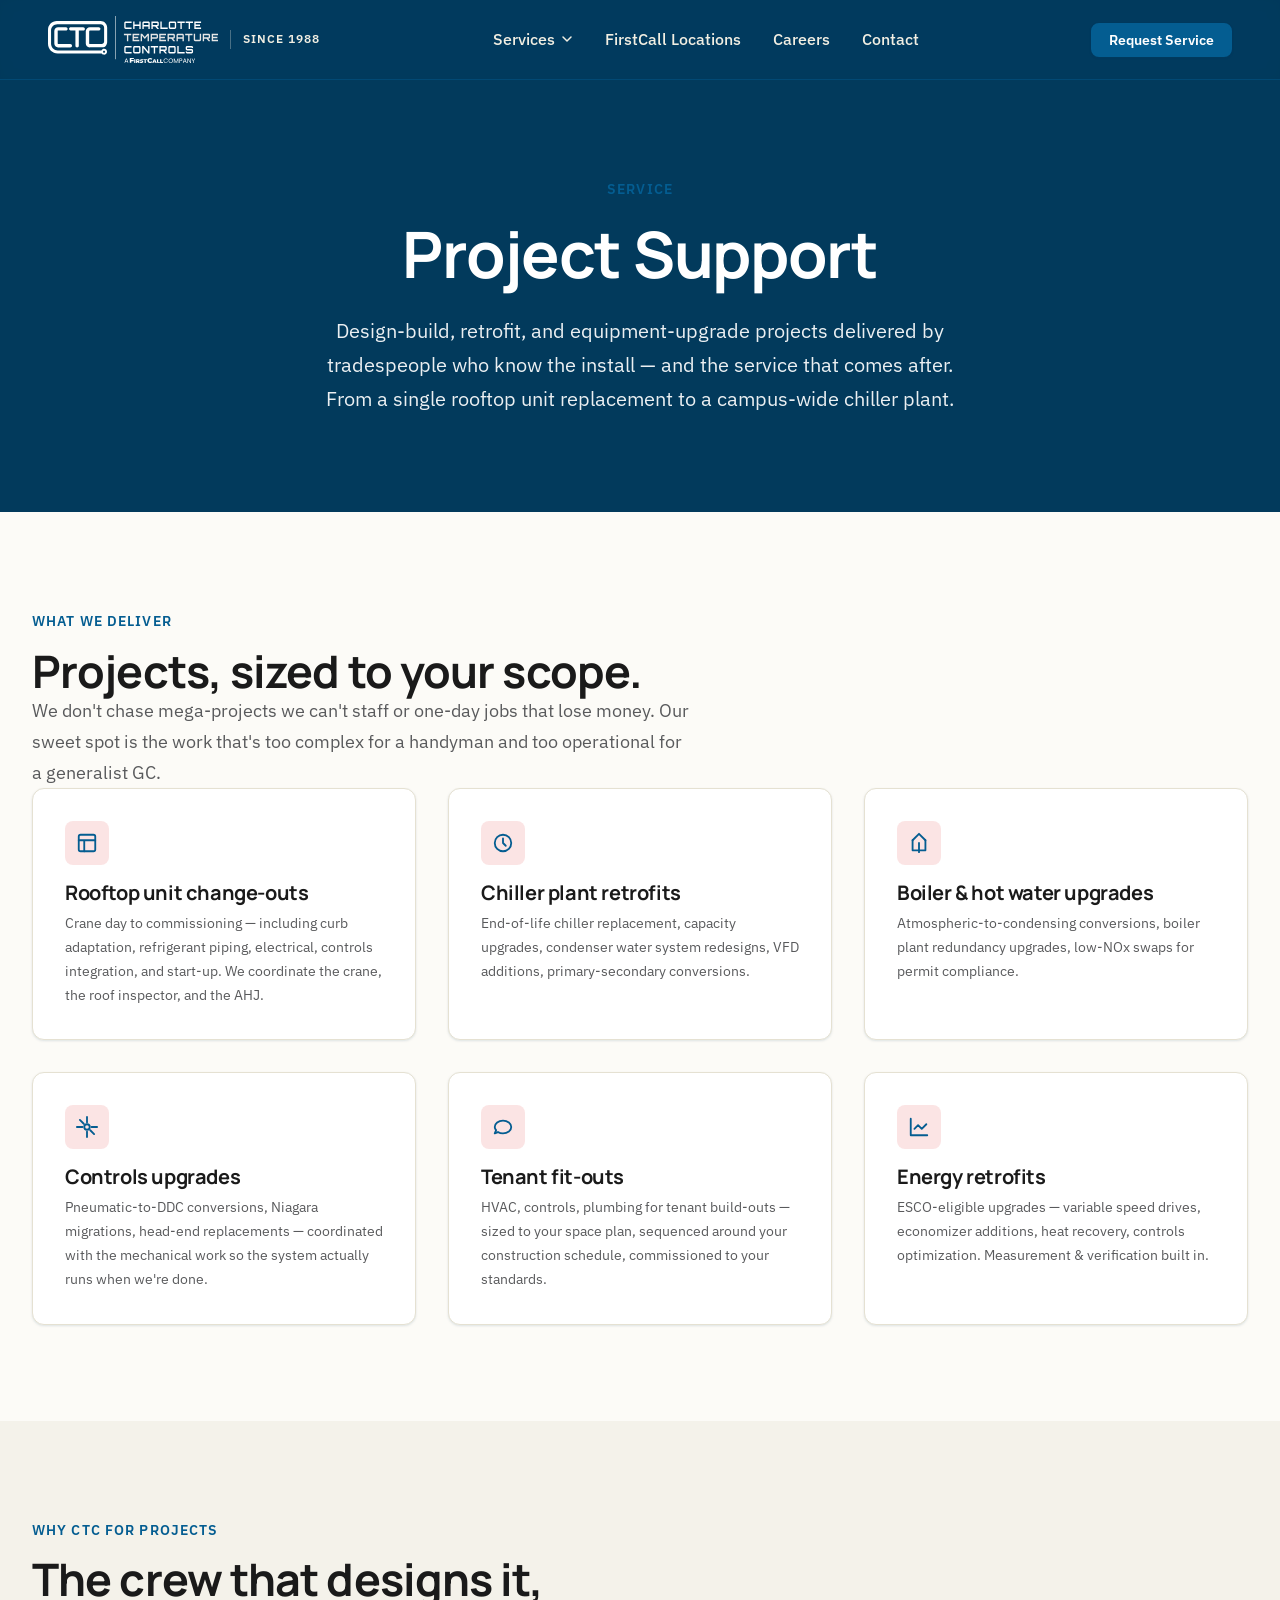
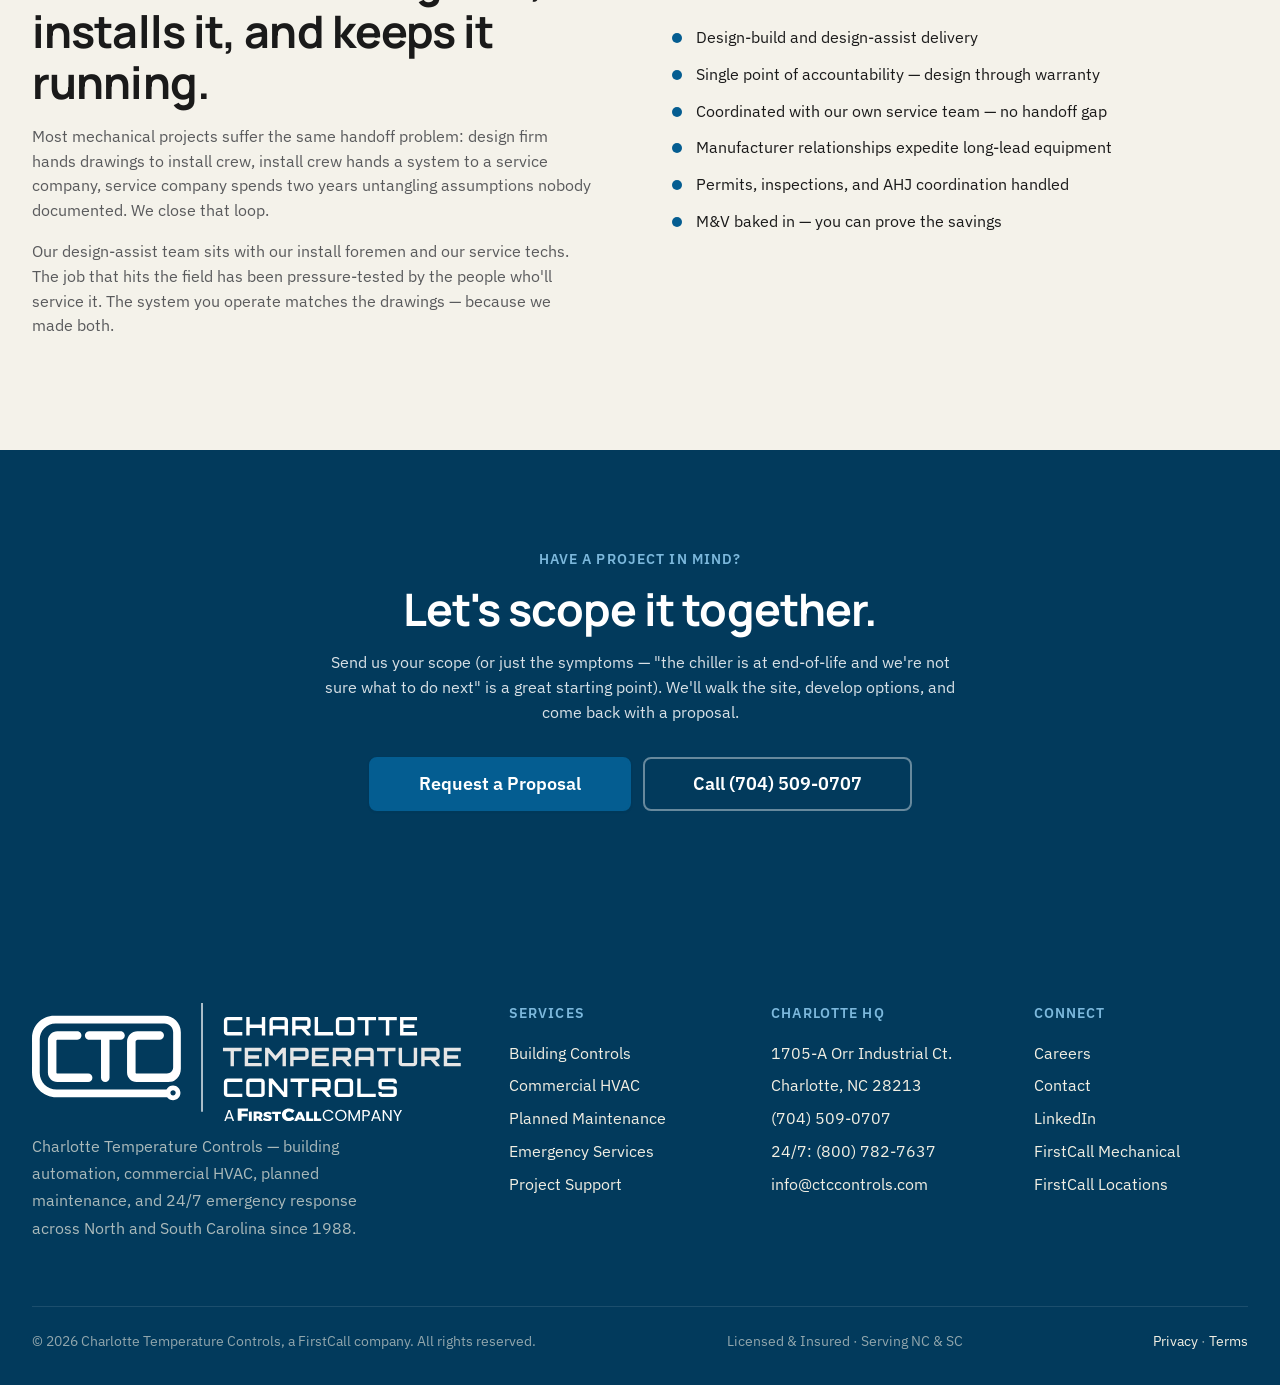
<file: services/project-support.html>
<!DOCTYPE html>
<!--
  ============================================================
  CTC Service Page Template
  ============================================================

  Used to hydrate each per-service page under services/<slug>.html
  from services/<slug>/config.json. Mirrors the Starnes service-
  page pattern: page-hero, feature-grid, info-grid (why), cta-band
  — single location (Charlotte HQ), no multi-location picker.

  Build directives:
    INLINE_CSS         tokens + base + components + service
    INLINE_LOGO_WHITE  shared/img/logos/ctc-hero-white.svg
    INLINE_BRANCH_JS   shared/js/site.js
  ============================================================
-->
<html lang="en">
<head>
  <meta charset="UTF-8" />
  <meta name="viewport" content="width=device-width, initial-scale=1.0" />
  <title>Project Support — Charlotte Temperature Controls</title>
  <meta name="description" content="Mechanical and controls project work from Charlotte Temperature Controls — design-build, BAS retrofits, equipment upgrades across North and South Carolina." />
  <link rel="canonical" href="https://ctccontrols.com/services/project-support" />

  <meta property="og:type" content="website" />
  <meta property="og:title" content="Project Support — Charlotte Temperature Controls" />
  <meta property="og:description" content="Mechanical and controls project work from Charlotte Temperature Controls — design-build, BAS retrofits, equipment upgrades across North and South Carolina." />
  <meta property="og:url" content="https://ctccontrols.com/services/project-support" />

  <link rel="icon" type="image/svg+xml" href="../shared/img/logos/ctc-favicon.svg" />

  <link rel="preconnect" href="https://fonts.googleapis.com" />
  <link rel="preconnect" href="https://fonts.gstatic.com" crossorigin />
  <link href="https://fonts.googleapis.com/css2?family=Manrope:wght@400;500;600;700;800&family=IBM+Plex+Sans:wght@300;400;500;600;700&display=swap" rel="stylesheet" />

  <style>
    /* ===== tokens.css ===== */
/* ============================================================
   CTC (Charlotte Temperature Controls) Design Tokens

   Brand palette is built around CTC's own logo colors — a single
   strong corporate blue plus mid-gray and near-black — rather than
   the FirstCall Mechanical green family used by STR / C2H or the
   royal-blue + red used by Starnes. CTC's identity is monochromatic
   (one blue, no contrasting accent), so the design leans into a
   confident single-color system rather than introducing a foreign
   accent hue.

   Logo source colors (CTC NEW LOGO.svg):
     #045D91  brand blue (CTC mark + "Charlotte" / "Controls" wordmark)
     #595A5C  mid gray ("Temperature" wordmark)
     #010101  near-black (descriptor line)

   Complementary choices:
     - A deeper navy (#023A5C) for dark surfaces (header / footer / CTA
       bands). Same hue family as the brand blue, just darker — keeps
       the monochromatic feel.
     - A pale sky tint (#7CB8DC) for eyebrow / soft hover on dark
       surfaces. Lighter sibling of the brand blue.
     - Because CTC has no contrasting accent in the logo, primary CTAs
       and "accent" features use the brand blue itself rather than a
       foreign hue. Focus rings + danger states use a soft amber to
       provide enough contrast against the all-blue UI.
     - Cream page bg (#FCFBF7) kept from the shared template — works
       with any brand palette and gives high contrast for dark text.
   ============================================================ */

:root {
  /* --------------------------------------------------------
     COLOR — Brand: CTC blue (single-color system)
     -------------------------------------------------------- */
  --color-primary:        #045D91;  /* CTC brand blue — logo primary */
  --color-primary-dark:   #023A5C;  /* Deep navy — deeper layer (mobile drawer, etc) */
  --color-primary-mid:    #1276B0;  /* Lifted blue — cards on dark */
  --color-primary-soft:   #7CB8DC;  /* Pale sky — borders, soft fills */

  /* Secondary — logo gray. Pairs with the brand blue without competing
     with it. Reserved for subtle accents (eyebrows on light surfaces,
     muted text, secondary CTAs). Also exposed as --color-text-muted
     for body copy below. */
  --color-secondary:      #595A5C;  /* Logo gray — "TEMPERATURE" wordmark */
  --color-secondary-dark: #3D3E40;  /* Darker gray for hover states */
  --color-secondary-soft: #BCBDBE;  /* Pale gray for borders / dividers */

  /* Map green — pulled from the CTC service-area graphic ("Service Area"
     label + Charlotte HQ star). Used for the hero eyebrow so it picks
     up on the brand's existing third color and pops against the
     navy-blue hero video. */
  --color-map-green:      #8FB23B;  /* Sage map green — service-area graphic */

  /* Accent — CTC has no contrasting accent in the logo, so we lean
     into the brand blue itself. CTAs use --color-primary directly.
     --color-accent maps to the same blue so any template code that
     references the accent token keeps brand consistency. */
  --color-accent:         #045D91;  /* Brand blue — primary CTAs */
  --color-accent-dark:    #023A5C;  /* Hover state — navy */
  --color-accent-light:   #7CB8DC;  /* Sky blue — eyebrows + hover on dark
                                       (same hue family as primary — keeps
                                       the monochromatic identity intact) */

  /* --------------------------------------------------------
     COLOR — Surfaces (cream content, navy brackets)
     -------------------------------------------------------- */
  --color-bg:             #FCFBF7;  /* warm cream page bg */
  --color-bg-soft:        #F4F2EA;  /* alt section bands */
  --color-bg-section:     #EDE9DC;  /* tinted bands */
  --color-bg-dark:        #023A5C;  /* deepest — footer + CTA bands */
  --color-bg-card:        #FFFFFF;  /* lifted cards */

  --color-text:           #1A1A1A;  /* matches CTC logo near-black */
  --color-text-muted:     #595A5C;  /* secondary copy — matches logo gray */
  --color-text-light:     #8A93A1;  /* tertiary, meta */
  --color-text-on-dark:   #F2EFE3;  /* warm cream on dark surfaces */
  --color-text-on-primary:#FFFFFF;

  --color-border:         #E5E1D2;
  --color-border-strong:  #C9C7B7;
  --color-border-dark:    #023A5C;

  /* --------------------------------------------------------
     INDUSTRIES-GRID TIER TOKENS
     Recolored to the CTC blue family — single-hue gradient
     across the three tiers.
     -------------------------------------------------------- */
  --fc-tier-1:        #045D91;   /* Specialty Focus — CTC brand blue */
  --fc-tier-2:        #4A92BD;   /* Deep Expertise — mid blue */
  --fc-tier-3:        #BFD9EA;   /* Trusted Partner — pale blue */
  --fc-text-light:    #FFFFFF;
  --fc-text-dark:     #045D91;

  /* --------------------------------------------------------
     COLOR — Semantic
     -------------------------------------------------------- */
  --color-success:        #16A34A;
  --color-warning:        #B8861A;
  --color-danger:         #B45309;  /* amber — gives contrast against the
                                       all-blue UI; pure red would clash */
  --color-info:           #7CB8DC;

  /* --------------------------------------------------------
     TYPOGRAPHY — unchanged from STR/C2H/Starnes
     -------------------------------------------------------- */
  --font-display: "Manrope", system-ui, -apple-system, "Segoe UI", sans-serif;
  --font-body:    "IBM Plex Sans", system-ui, -apple-system, "Segoe UI", sans-serif;
  --font-mono:    "IBM Plex Mono", ui-monospace, "SF Mono", Menlo, monospace;

  --text-xs:    0.75rem;
  --text-sm:    0.875rem;
  --text-base:  1rem;
  --text-lg:    1.125rem;
  --text-xl:    1.25rem;
  --text-2xl:   1.5rem;
  --text-3xl:   1.875rem;
  --text-4xl:   2.25rem;
  --text-5xl:   3rem;
  --text-6xl:   3.75rem;
  --text-7xl:   4.5rem;

  --weight-regular:  400;
  --weight-medium:   500;
  --weight-semibold: 600;
  --weight-bold:     700;
  --weight-extrabold:800;

  --leading-tight:   1.15;
  --leading-snug:    1.3;
  --leading-normal:  1.55;
  --leading-relaxed: 1.7;

  --tracking-tight:  -0.02em;
  --tracking-normal: 0;
  --tracking-wide:   0.02em;
  --tracking-caps:   0.08em;

  /* SPACING — unchanged */
  --space-1:   0.25rem;
  --space-2:   0.5rem;
  --space-3:   0.75rem;
  --space-4:   1rem;
  --space-5:   1.5rem;
  --space-6:   2rem;
  --space-7:   3rem;
  --space-8:   4rem;
  --space-9:   6rem;
  --space-10:  8rem;
  --space-11: 10rem;

  /* LAYOUT — unchanged */
  --container-sm:  640px;
  --container-md:  768px;
  --container-lg: 1024px;
  --container-xl: 1280px;
  --container-2xl: 1600px;
  --container-content: 1440px;

  --header-height: 80px;
  --header-height-mobile: 64px;
  --pad-x: clamp(1.25rem, 4vw, 3rem);

  /* RADII */
  --radius-none: 0;
  --radius-sm:   4px;
  --radius-md:   8px;
  --radius-lg:   12px;
  --radius-xl:   16px;
  --radius-2xl:  24px;
  --radius-pill: 999px;

  /* SHADOWS — tinted to CTC navy family */
  --shadow-xs: 0 1px 2px rgba(2, 58, 92, 0.05);
  --shadow-sm: 0 1px 3px rgba(2, 58, 92, 0.08), 0 1px 2px rgba(2, 58, 92, 0.05);
  --shadow-md: 0 4px 12px rgba(2, 58, 92, 0.10), 0 2px 4px rgba(2, 58, 92, 0.05);
  --shadow-lg: 0 12px 32px rgba(2, 58, 92, 0.12), 0 4px 8px rgba(2, 58, 92, 0.05);
  --shadow-xl: 0 24px 48px rgba(2, 58, 92, 0.16), 0 8px 16px rgba(2, 58, 92, 0.07);

  /* MOTION */
  --ease-out:     cubic-bezier(0.16, 1, 0.3, 1);
  --ease-in-out:  cubic-bezier(0.4, 0, 0.2, 1);
  --duration-fast:   150ms;
  --duration-base:   200ms;
  --duration-slow:   320ms;

  /* Z-INDEX */
  --z-base:     1;
  --z-dropdown: 100;
  --z-sticky:   200;
  --z-header:   300;
  --z-overlay:  400;
  --z-modal:    500;
  --z-toast:    600;
}

/* Focus ring uses brand blue at 35% alpha — keeps the monochromatic
   identity (Starnes used red here because its logo carried red). */
:root {
  --focus-ring: 0 0 0 3px rgba(4, 93, 145, 0.35);
}


/* ===== base.css ===== */
/* ============================================================
   FirstCall Base — resets, typography defaults, utilities
   Depends on tokens.css being loaded first.
   ============================================================ */

/* ---------- Modern reset ---------- */
*, *::before, *::after { box-sizing: border-box; }

* { margin: 0; }

html {
  -webkit-text-size-adjust: 100%;
  text-size-adjust: 100%;
  scroll-behavior: smooth;
}

body {
  min-height: 100vh;
  font-family: var(--font-body);
  font-size: var(--text-base);
  line-height: var(--leading-normal);
  color: var(--color-text);
  background: var(--color-bg);
  -webkit-font-smoothing: antialiased;
  -moz-osx-font-smoothing: grayscale;
  text-rendering: optimizeLegibility;
}

img, svg, video, canvas, picture {
  display: block;
  max-width: 100%;
  height: auto;
}

button, input, select, textarea {
  font: inherit;
  color: inherit;
}

button {
  background: none;
  border: none;
  cursor: pointer;
}

a {
  color: var(--color-primary-mid);
  text-decoration: none;
  transition: color var(--duration-base) var(--ease-out);
}

a:hover {
  color: var(--color-primary);
}

a:focus-visible,
button:focus-visible,
input:focus-visible,
select:focus-visible,
textarea:focus-visible,
[tabindex]:focus-visible {
  outline: none;
  box-shadow: var(--focus-ring);
  border-radius: var(--radius-sm);
}

ul, ol { padding-left: 1.25em; }
ul[role="list"], ol[role="list"] { list-style: none; padding: 0; }

/* ---------- Typography ---------- */

h1, h2, h3, h4, h5, h6 {
  font-family: var(--font-display);
  font-weight: var(--weight-bold);
  line-height: var(--leading-tight);
  letter-spacing: var(--tracking-tight);
  color: var(--color-text);
}

h1, .h1 {
  font-size: clamp(2.25rem, 4.5vw, var(--text-6xl));
  font-weight: var(--weight-bold);
}

h2, .h2 {
  font-size: clamp(1.875rem, 3.5vw, var(--text-5xl));
}

h3, .h3 {
  font-size: clamp(1.5rem, 2.5vw, var(--text-4xl));
}

h4, .h4 {
  font-size: var(--text-2xl);
  letter-spacing: var(--tracking-normal);
}

h5, .h5 {
  font-size: var(--text-xl);
  font-weight: var(--weight-semibold);
  letter-spacing: var(--tracking-normal);
}

h6, .h6 {
  font-size: var(--text-base);
  font-weight: var(--weight-semibold);
  text-transform: uppercase;
  letter-spacing: var(--tracking-caps);
  color: var(--color-text-muted);
}

p {
  line-height: var(--leading-normal);
  color: var(--color-text);
}

.lead {
  font-size: var(--text-lg);
  line-height: var(--leading-relaxed);
  color: var(--color-text-muted);
  max-width: 60ch;
}

.eyebrow {
  display: inline-block;
  font-family: var(--font-body);
  font-size: var(--text-sm);
  font-weight: var(--weight-semibold);
  text-transform: uppercase;
  letter-spacing: var(--tracking-caps);
  color: var(--color-accent);
  margin-bottom: var(--space-3);
}

small, .text-small { font-size: var(--text-sm); }
.text-xs { font-size: var(--text-xs); }
.text-muted { color: var(--color-text-muted); }
.text-light { color: var(--color-text-light); }

/* ---------- Layout utilities ---------- */

.container {
  width: 100%;
  max-width: var(--container-content);
  margin-inline: auto;
  padding-inline: var(--space-5);
}

.container-narrow {
  max-width: 800px;
  margin-inline: auto;
  padding-inline: var(--space-5);
}

.container-wide {
  width: 100%;
  max-width: var(--container-2xl);
  margin-inline: auto;
  padding-inline: var(--space-5);
}

@media (min-width: 768px) {
  .container, .container-narrow, .container-wide {
    padding-inline: var(--space-6);
  }
}

/* Section spacing */
.section {
  padding-block: var(--space-9);
}

.section-tight {
  padding-block: var(--space-7);
}

.section-loose {
  padding-block: var(--space-10);
}

@media (max-width: 767px) {
  .section { padding-block: var(--space-7); }
  .section-loose { padding-block: var(--space-8); }
}

.section--soft { background: var(--color-bg-soft); }
.section--tinted { background: var(--color-bg-section); }
.section--primary { background: var(--color-primary); color: var(--color-text-on-primary); }
.section--dark { background: var(--color-bg-dark); color: var(--color-text-on-dark); }

.section--primary h1, .section--primary h2, .section--primary h3,
.section--primary h4, .section--primary h5, .section--primary h6,
.section--dark h1, .section--dark h2, .section--dark h3,
.section--dark h4, .section--dark h5, .section--dark h6 {
  color: inherit;
}

.section--primary .eyebrow,
.section--dark .eyebrow {
  color: var(--color-accent-light);
}

/* Flex / grid helpers */
.stack > * + * { margin-top: var(--space-4); }
.stack-sm > * + * { margin-top: var(--space-2); }
.stack-lg > * + * { margin-top: var(--space-6); }
.stack-xl > * + * { margin-top: var(--space-7); }

.row {
  display: flex;
  flex-wrap: wrap;
  gap: var(--space-5);
}

.row--between { justify-content: space-between; }
.row--center  { align-items: center; }

.grid {
  display: grid;
  gap: var(--space-6);
}

.grid-2 { grid-template-columns: repeat(2, 1fr); }
.grid-3 { grid-template-columns: repeat(3, 1fr); }
.grid-4 { grid-template-columns: repeat(4, 1fr); }
.grid-6 { grid-template-columns: repeat(6, 1fr); }

@media (max-width: 1023px) {
  .grid-3, .grid-4 { grid-template-columns: repeat(2, 1fr); }
  .grid-6 { grid-template-columns: repeat(3, 1fr); }
}
@media (max-width: 639px) {
  .grid-2, .grid-3, .grid-4, .grid-6 { grid-template-columns: 1fr; }
}

/* Text alignment */
.text-center { text-align: center; }
.text-left   { text-align: left; }
.text-right  { text-align: right; }

/* Display */
.hidden { display: none !important; }

@media (max-width: 767px) {
  .hide-mobile { display: none !important; }
}
@media (min-width: 768px) {
  .show-mobile { display: none !important; }
}

/* Skip-to-content for accessibility */
.skip-link {
  position: absolute;
  top: -100px;
  left: var(--space-4);
  padding: var(--space-3) var(--space-5);
  background: var(--color-primary);
  color: var(--color-text-on-primary);
  border-radius: var(--radius-md);
  font-weight: var(--weight-semibold);
  z-index: var(--z-toast);
  transition: top var(--duration-base) var(--ease-out);
}

.skip-link:focus {
  top: var(--space-4);
}

/* Selection */
::selection {
  background: var(--color-accent);
  color: #fff;
}

/* Reduced motion */
@media (prefers-reduced-motion: reduce) {
  *, *::before, *::after {
    animation-duration: 0.01ms !important;
    animation-iteration-count: 1 !important;
    transition-duration: 0.01ms !important;
    scroll-behavior: auto !important;
  }
}


/* ===== components.css ===== */
/* ============================================================
   FirstCall Components — buttons, cards, forms, nav, footer,
   badges, callouts, photo strip, capabilities grid.
   Depends on tokens.css and base.css.
   ============================================================ */

/* ============================================================
   BUTTONS
   ============================================================ */

.btn {
  display: inline-flex;
  align-items: center;
  justify-content: center;
  gap: var(--space-2);
  padding: var(--space-3) var(--space-6);
  font-family: var(--font-body);
  font-size: var(--text-base);
  font-weight: var(--weight-semibold);
  letter-spacing: var(--tracking-normal);
  line-height: 1;
  border: 2px solid transparent;
  border-radius: var(--radius-md);
  cursor: pointer;
  text-decoration: none;
  transition:
    background-color var(--duration-base) var(--ease-out),
    border-color var(--duration-base) var(--ease-out),
    color var(--duration-base) var(--ease-out),
    transform var(--duration-fast) var(--ease-out),
    box-shadow var(--duration-base) var(--ease-out);
  white-space: nowrap;
}

.btn:active { transform: translateY(1px); }

.btn--primary {
  background: var(--color-accent);
  color: #fff;
  border-color: var(--color-accent);
  box-shadow: var(--shadow-sm);
}
.btn--primary:hover {
  background: var(--color-accent-dark);
  border-color: var(--color-accent-dark);
  color: #fff;
  box-shadow: var(--shadow-md);
}

.btn--secondary {
  background: var(--color-primary);
  color: #fff;
  border-color: var(--color-primary);
}
.btn--secondary:hover {
  background: var(--color-primary-dark);
  border-color: var(--color-primary-dark);
  color: #fff;
}

.btn--outline {
  background: transparent;
  color: var(--color-primary);
  border-color: var(--color-primary);
}
.btn--outline:hover {
  background: var(--color-primary);
  color: #fff;
}

.btn--ghost {
  background: transparent;
  color: var(--color-primary);
  border-color: transparent;
}
.btn--ghost:hover {
  background: var(--color-bg-section);
  color: var(--color-primary-dark);
}

.btn--on-dark {
  background: #fff;
  color: var(--color-primary);
  border-color: #fff;
}
.btn--on-dark:hover {
  background: var(--color-bg-section);
  color: var(--color-primary-dark);
}

.btn--outline-on-dark {
  background: transparent;
  color: #fff;
  border-color: rgba(255,255,255,0.4);
}
.btn--outline-on-dark:hover {
  background: rgba(255,255,255,0.1);
  border-color: #fff;
  color: #fff;
}

/* Size variants */
.btn--sm { padding: var(--space-2) var(--space-4); font-size: var(--text-sm); }
.btn--lg { padding: var(--space-4) var(--space-7); font-size: var(--text-lg); }
.btn--full { width: 100%; }

/* Inline-link arrow button (used a lot on ServiceLogic-style sites) */
.link-arrow {
  display: inline-flex;
  align-items: center;
  gap: var(--space-2);
  font-weight: var(--weight-semibold);
  color: var(--color-primary);
  text-decoration: none;
  transition: gap var(--duration-base) var(--ease-out), color var(--duration-base) var(--ease-out);
}

.link-arrow::after {
  content: "→";
  transition: transform var(--duration-base) var(--ease-out);
  font-weight: var(--weight-regular);
}

.link-arrow:hover {
  color: var(--color-accent);
  gap: var(--space-3);
}

.link-arrow:hover::after { transform: translateX(2px); }

.link-arrow--on-dark { color: var(--color-accent-light); }
.link-arrow--on-dark:hover { color: #fff; }

/* ============================================================
   CARDS
   ============================================================ */

.card {
  background: var(--color-bg);
  border: 1px solid var(--color-border);
  border-radius: var(--radius-lg);
  padding: var(--space-6);
  transition:
    border-color var(--duration-base) var(--ease-out),
    box-shadow var(--duration-base) var(--ease-out),
    transform var(--duration-base) var(--ease-out);
}

.card--hover:hover {
  border-color: var(--color-border-strong);
  box-shadow: var(--shadow-lg);
  transform: translateY(-2px);
}

.card--feature {
  display: flex;
  flex-direction: column;
  gap: var(--space-4);
}

.card--feature .card__icon {
  width: 56px;
  height: 56px;
  display: inline-flex;
  align-items: center;
  justify-content: center;
  background: var(--color-bg-section);
  color: var(--color-primary);
  border-radius: var(--radius-md);
}

.card--feature .card__icon svg { width: 28px; height: 28px; }

.card__title {
  font-family: var(--font-display);
  font-size: var(--text-xl);
  font-weight: var(--weight-bold);
  letter-spacing: var(--tracking-tight);
  color: var(--color-text);
}

.card__body {
  color: var(--color-text-muted);
  line-height: var(--leading-relaxed);
}

/* Branch quick-card (used on parent homepage) */
.branch-card {
  background: var(--color-bg);
  border: 1px solid var(--color-border);
  border-radius: var(--radius-lg);
  padding: var(--space-6);
  display: flex;
  flex-direction: column;
  gap: var(--space-3);
  transition:
    border-color var(--duration-base) var(--ease-out),
    box-shadow var(--duration-base) var(--ease-out),
    transform var(--duration-base) var(--ease-out);
}

.branch-card:hover {
  border-color: var(--color-primary-mid);
  box-shadow: var(--shadow-lg);
  transform: translateY(-2px);
}

.branch-card__location {
  font-family: var(--font-body);
  font-size: var(--text-sm);
  font-weight: var(--weight-semibold);
  text-transform: uppercase;
  letter-spacing: var(--tracking-caps);
  color: var(--color-accent);
}

.branch-card__name {
  font-family: var(--font-display);
  font-size: var(--text-2xl);
  font-weight: var(--weight-bold);
  letter-spacing: var(--tracking-tight);
}

.branch-card__phone {
  font-size: var(--text-lg);
  font-weight: var(--weight-medium);
  color: var(--color-text);
}

.branch-card__phone a { color: inherit; }
.branch-card__phone a:hover { color: var(--color-primary); }

/* ============================================================
   FORMS
   ============================================================ */

.form-field {
  display: flex;
  flex-direction: column;
  gap: var(--space-2);
  margin-bottom: var(--space-4);
}

.form-label {
  font-family: var(--font-body);
  font-size: var(--text-sm);
  font-weight: var(--weight-semibold);
  color: var(--color-text);
}

.form-label .required {
  color: var(--color-accent);
  margin-left: 2px;
}

.form-input,
.form-textarea,
.form-select {
  width: 100%;
  padding: var(--space-3) var(--space-4);
  font-family: var(--font-body);
  font-size: var(--text-base);
  color: var(--color-text);
  background: var(--color-bg);
  border: 1.5px solid var(--color-border);
  border-radius: var(--radius-md);
  transition: border-color var(--duration-base) var(--ease-out), background var(--duration-base) var(--ease-out);
}

.form-input:hover,
.form-textarea:hover,
.form-select:hover {
  border-color: var(--color-border-strong);
}

.form-input:focus,
.form-textarea:focus,
.form-select:focus {
  outline: none;
  border-color: var(--color-primary-mid);
  box-shadow: 0 0 0 3px rgba(220, 38, 38, 0.15);
}

.form-textarea {
  min-height: 140px;
  resize: vertical;
  line-height: var(--leading-normal);
}

.form-select {
  appearance: none;
  background-image: url("data:image/svg+xml;utf8,<svg xmlns='http://www.w3.org/2000/svg' viewBox='0 0 20 20' fill='%231A2421'><path d='M5 8l5 5 5-5z'/></svg>");
  background-repeat: no-repeat;
  background-position: right var(--space-4) center;
  background-size: 16px;
  padding-right: var(--space-7);
}

.form-help {
  font-size: var(--text-xs);
  color: var(--color-text-light);
}

.form-error {
  font-size: var(--text-xs);
  color: var(--color-danger);
  font-weight: var(--weight-medium);
}

.form-input--error,
.form-textarea--error,
.form-select--error {
  border-color: var(--color-danger);
}

/* Checkbox / radio */
.form-checkbox,
.form-radio {
  display: flex;
  gap: var(--space-3);
  align-items: flex-start;
  cursor: pointer;
  font-size: var(--text-sm);
}

.form-checkbox input,
.form-radio input {
  margin-top: 2px;
  accent-color: var(--color-primary);
  width: 18px;
  height: 18px;
}

/* ============================================================
   HEADER / NAV  (Columbus-style: dark green bar over cream page)
   ============================================================ */

.site-header {
  position: sticky;
  top: 0;
  z-index: var(--z-header);
  /* CTC deep navy (#023A5C — same as the footer). Harmonizes header + footer
     into a single "navy bracket" around the cream content. The brighter logo
     blue (#045D91) is reserved for accents (eyebrows, highlights, hover). */
  background: rgba(2, 58, 92, 0.92);
  backdrop-filter: saturate(180%) blur(10px);
  -webkit-backdrop-filter: saturate(180%) blur(10px);
  /* Border tinted to the brighter brand blue at low alpha — a hairline accent
     between header and content. */
  border-bottom: 1px solid rgba(4, 93, 145, 0.45);
  height: var(--header-height);
  display: flex;
  align-items: center;
  transition: box-shadow var(--duration-base) var(--ease-out), background var(--duration-base) var(--ease-out);
}

.site-header.is-scrolled {
  box-shadow: 0 1px 0 rgba(0,0,0,0.4), var(--shadow-sm);
  background: rgba(2, 58, 92, 0.97);
}

.site-header__inner {
  width: 100%;
  max-width: var(--container-2xl);
  margin-inline: auto;
  padding-inline: var(--pad-x);
  display: flex;
  align-items: center;
  justify-content: space-between;
  gap: var(--space-6);
}

.site-header__logo {
  display: inline-flex;
  align-items: center;
  gap: var(--space-3);
  text-decoration: none;
}

.site-header__logo svg {
  /* 20% larger than the prior 39px. Header stays at --header-height (80px);
     the logo just consumes more of the existing vertical room — no extra
     padding/border was around it, so nothing else needs adjusting. */
  height: 47px;
  width: auto;
  display: block;
}

.site-header__tagline {
  font-family: var(--font-body);
  font-size: var(--text-xs);
  font-weight: var(--weight-semibold);
  text-transform: uppercase;
  letter-spacing: var(--tracking-caps);
  color: var(--color-text-on-dark);
  padding-left: var(--space-3);
  border-left: 1px solid rgba(242, 239, 227, 0.3);
}

@media (max-width: 767px) { .site-header__tagline { display: none; } }

.site-nav {
  display: flex;
  align-items: center;
  gap: var(--space-6);
}

.site-nav__link {
  font-family: var(--font-body);
  font-size: var(--text-base);
  font-weight: var(--weight-medium);
  color: var(--color-text-on-dark);
  text-decoration: none;
  padding: var(--space-2) 0;
  position: relative;
  transition: color var(--duration-base) var(--ease-out);
}

.site-nav__link::after {
  content: "";
  position: absolute;
  left: 0;
  bottom: -4px;
  width: 0;
  height: 2px;
  background: var(--color-accent-light);
  transition: width var(--duration-base) var(--ease-out);
}

.site-nav__link:hover { color: var(--color-accent-light); }

.site-nav__link:hover::after,
.site-nav__link[aria-current="page"]::after {
  width: 100%;
}

.site-nav__link[aria-current="page"] {
  color: var(--color-accent-light);
  font-weight: var(--weight-semibold);
}

/* Nav dropdowns (Services + STR Locations) */
.site-nav__dropdown-wrap { position: relative; }
.site-nav__dropdown-toggle {
  background: none;
  border: none;
  cursor: pointer;
  display: inline-flex;
  align-items: center;
  gap: 6px;
}
.site-nav__caret {
  width: 12px;
  height: 12px;
  transition: transform var(--duration-base) var(--ease-out);
}
.site-nav__dropdown-toggle[aria-expanded="true"] .site-nav__caret { transform: rotate(180deg); }
.site-nav__dropdown {
  position: absolute;
  top: calc(100% + 6px);
  left: -8px;
  min-width: 240px;
  /* Deep navy — matches the header (and footer) it descends from. */
  background: rgba(2, 58, 92, 0.97);
  backdrop-filter: saturate(180%) blur(10px);
  -webkit-backdrop-filter: saturate(180%) blur(10px);
  border: 1px solid rgba(4, 93, 145, 0.45);
  border-radius: var(--radius-md);
  padding: var(--space-2);
  box-shadow: var(--shadow-lg);
  opacity: 0;
  pointer-events: none;
  transform: translateY(-4px);
  transition: opacity var(--duration-base) var(--ease-out), transform var(--duration-base) var(--ease-out);
  z-index: 1;
}
.site-nav__dropdown.is-open {
  opacity: 1;
  pointer-events: auto;
  transform: translateY(0);
}
.site-nav__dropdown-link {
  display: block;
  padding: var(--space-3) var(--space-3);
  color: var(--color-text-on-dark);
  border-radius: var(--radius-sm);
  font-size: var(--text-base);
  font-weight: var(--weight-medium);
  text-decoration: none;
  transition: background var(--duration-base) var(--ease-out), color var(--duration-base) var(--ease-out);
}
.site-nav__dropdown-link:hover,
.site-nav__dropdown-link:focus-visible {
  background: rgba(91, 163, 214, 0.15);
  color: var(--color-accent-light);
}
.site-nav__dropdown-link[aria-current="page"] {
  color: var(--color-accent-light);
  background: rgba(91, 163, 214, 0.1);
}

.site-header__cta {
  display: flex;
  align-items: center;
  gap: var(--space-3);
}

/* Mobile menu toggle */
.menu-toggle {
  display: none;
  width: 44px;
  height: 44px;
  align-items: center;
  justify-content: center;
  border-radius: var(--radius-md);
}

.menu-toggle:hover { background: rgba(242, 239, 227, 0.1); }

.menu-toggle__bars,
.menu-toggle__bars::before,
.menu-toggle__bars::after {
  display: block;
  width: 22px;
  height: 2px;
  background: var(--color-text-on-dark);
  position: relative;
  transition: transform var(--duration-base) var(--ease-out), top var(--duration-base) var(--ease-out);
}

.menu-toggle__bars::before,
.menu-toggle__bars::after {
  content: "";
  position: absolute;
  left: 0;
}

.menu-toggle__bars::before { top: -7px; }
.menu-toggle__bars::after  { top: 7px; }

@media (max-width: 1023px) {
  .menu-toggle { display: inline-flex; }
  .site-nav {
    position: fixed;
    top: var(--header-height);
    left: 0;
    right: 0;
    background: var(--color-primary-dark);
    flex-direction: column;
    align-items: stretch;
    padding: var(--space-5);
    border-bottom: 1px solid var(--color-border);
    box-shadow: var(--shadow-lg);
    transform: translateY(-120%);
    transition: transform var(--duration-slow) var(--ease-out);
    gap: 0;
  }
  .site-nav.is-open { transform: translateY(0); }
  .site-nav__link {
    padding-block: var(--space-4);
    border-bottom: 1px solid rgba(124, 184, 220, 0.4);
    font-size: var(--text-lg);
  }
  .site-nav__link:last-child { border-bottom: none; }
  .site-nav__link::after { display: none; }
  .site-header__cta .btn { display: none; }
  .hide-mobile { display: none !important; }

  /* Mobile dropdowns: full-width toggle + collapsible inline menu */
  .site-nav__dropdown-wrap { width: 100%; }
  .site-nav__dropdown-toggle {
    width: 100%;
    justify-content: space-between;
    padding-block: var(--space-4);
    border-bottom: 1px solid rgba(124, 184, 220, 0.4);
    font-size: var(--text-lg);
    color: var(--color-text-on-dark);
  }
  .site-nav__dropdown {
    position: static;
    opacity: 1;
    pointer-events: auto;
    transform: none;
    background: transparent;
    backdrop-filter: none;
    -webkit-backdrop-filter: none;
    border: none;
    border-radius: 0;
    box-shadow: none;
    padding: 0;
    min-width: 0;
    max-height: 0;
    overflow: hidden;
    transition: max-height var(--duration-slow) var(--ease-out);
  }
  .site-nav__dropdown.is-open { max-height: 400px; }
  .site-nav__dropdown-link {
    padding-block: var(--space-3);
    padding-left: var(--space-5);
    border-bottom: 1px solid rgba(124, 184, 220, 0.25);
    font-size: var(--text-base);
  }
}

/* ============================================================
   FOOTER
   ============================================================ */

.site-footer {
  background: var(--color-bg-dark);
  color: var(--color-text-on-dark);
  padding-block: var(--space-9) var(--space-6);
}

.site-footer a { color: var(--color-text-on-dark); text-decoration: none; }
.site-footer a:hover { color: var(--color-accent-light); }

.site-footer__grid {
  display: grid;
  grid-template-columns: 2fr 1fr 1fr 1fr;
  gap: var(--space-7);
  margin-bottom: var(--space-8);
}

@media (max-width: 1023px) {
  .site-footer__grid { grid-template-columns: 1fr 1fr; }
}
@media (max-width: 639px) {
  .site-footer__grid { grid-template-columns: 1fr; }
}

.site-footer__heading {
  font-family: var(--font-body);
  font-size: var(--text-sm);
  font-weight: var(--weight-semibold);
  text-transform: uppercase;
  letter-spacing: var(--tracking-caps);
  color: var(--color-accent-light);
  margin-bottom: var(--space-4);
}

.site-footer__list { list-style: none; padding: 0; display: flex; flex-direction: column; gap: var(--space-2); }
.site-footer__list a { font-size: var(--text-base); }

.site-footer__brand p {
  color: rgba(242, 239, 227, 0.7);
  max-width: 36ch;
  margin-top: var(--space-3);
  line-height: var(--leading-relaxed);
}

.site-footer__bottom {
  padding-top: var(--space-5);
  border-top: 1px solid rgba(255,255,255,0.1);
  display: flex;
  justify-content: space-between;
  flex-wrap: wrap;
  gap: var(--space-4);
  font-size: var(--text-sm);
  color: rgba(242, 239, 227, 0.6);
}

/* ============================================================
   BADGES / TAGS / CALLOUTS
   ============================================================ */

.badge {
  display: inline-flex;
  align-items: center;
  gap: var(--space-2);
  padding: var(--space-1) var(--space-3);
  font-size: var(--text-xs);
  font-weight: var(--weight-semibold);
  text-transform: uppercase;
  letter-spacing: var(--tracking-caps);
  border-radius: var(--radius-pill);
  background: var(--color-bg-section);
  color: var(--color-primary);
}

.badge--accent { background: var(--color-accent); color: #fff; }
.badge--primary { background: var(--color-primary); color: #fff; }
.badge--outline { background: transparent; border: 1.5px solid var(--color-border-strong); color: var(--color-text-muted); }

.callout {
  background: var(--color-bg-section);
  border-left: 4px solid var(--color-accent);
  padding: var(--space-5) var(--space-6);
  border-radius: var(--radius-md);
}

/* ============================================================
   PHOTO STRIP (horizontal scrolling row used on branch sites)
   ============================================================ */

.photo-strip {
  display: grid;
  grid-auto-flow: column;
  grid-auto-columns: minmax(280px, 1fr);
  gap: var(--space-4);
  overflow-x: auto;
  padding-bottom: var(--space-3);
  scroll-snap-type: x mandatory;
  scrollbar-width: thin;
}

.photo-strip__item {
  scroll-snap-align: start;
  aspect-ratio: 4 / 3;
  border-radius: var(--radius-lg);
  overflow: hidden;
  background: var(--color-bg-section);
}

.photo-strip__item img {
  width: 100%;
  height: 100%;
  object-fit: cover;
}

@media (min-width: 1024px) {
  .photo-strip {
    grid-auto-columns: minmax(0, 1fr);
    grid-auto-flow: row;
    grid-template-columns: repeat(4, 1fr);
    overflow: visible;
  }
}

/* ============================================================
   CAPABILITIES GRID (homepage + branch)
   ============================================================ */

.capabilities {
  display: grid;
  grid-template-columns: repeat(3, 1fr);
  gap: var(--space-5);
}

@media (max-width: 1023px) { .capabilities { grid-template-columns: repeat(2, 1fr); } }
@media (max-width: 639px)  { .capabilities { grid-template-columns: 1fr; } }

.capability {
  background: var(--color-bg);
  border: 1px solid var(--color-border);
  border-radius: var(--radius-lg);
  padding: var(--space-6);
  display: flex;
  flex-direction: column;
  gap: var(--space-3);
  transition:
    border-color var(--duration-base) var(--ease-out),
    box-shadow var(--duration-base) var(--ease-out),
    transform var(--duration-base) var(--ease-out);
}

.capability:hover {
  border-color: var(--color-primary-mid);
  box-shadow: var(--shadow-lg);
  transform: translateY(-2px);
}

.capability__icon {
  width: 56px;
  height: 56px;
  display: inline-flex;
  align-items: center;
  justify-content: center;
  background: var(--color-primary);
  color: #fff;
  border-radius: var(--radius-md);
}

.capability__icon svg { width: 28px; height: 28px; }

.capability__title {
  font-family: var(--font-display);
  font-size: var(--text-xl);
  font-weight: var(--weight-bold);
  letter-spacing: var(--tracking-tight);
}

.capability__body {
  color: var(--color-text-muted);
  line-height: var(--leading-relaxed);
  font-size: var(--text-base);
}

/* ============================================================
   HERO (parent + branch share this structural pattern)
   ============================================================ */

.hero {
  position: relative;
  padding-block: var(--space-10) var(--space-9);
  overflow: hidden;
}

.hero--with-photo {
  display: grid;
  grid-template-columns: 1fr 1fr;
  gap: var(--space-8);
  align-items: center;
}

@media (max-width: 1023px) {
  .hero--with-photo { grid-template-columns: 1fr; gap: var(--space-6); }
}

.hero__eyebrow {
  display: inline-block;
  font-size: var(--text-sm);
  font-weight: var(--weight-semibold);
  text-transform: uppercase;
  letter-spacing: var(--tracking-caps);
  color: var(--color-accent);
  margin-bottom: var(--space-4);
}

.hero__title {
  font-family: var(--font-display);
  font-size: clamp(2.5rem, 5vw, var(--text-7xl));
  font-weight: var(--weight-extrabold);
  line-height: var(--leading-tight);
  letter-spacing: var(--tracking-tight);
  margin-bottom: var(--space-5);
  max-width: 16ch;
}

.hero__lede {
  font-size: var(--text-xl);
  line-height: var(--leading-relaxed);
  color: var(--color-text-muted);
  max-width: 50ch;
  margin-bottom: var(--space-6);
}

.hero__cta {
  display: flex;
  flex-wrap: wrap;
  gap: var(--space-3);
}

.hero__photo {
  aspect-ratio: 5 / 4;
  border-radius: var(--radius-xl);
  overflow: hidden;
  background: var(--color-bg-section);
  box-shadow: var(--shadow-xl);
}

.hero__photo img {
  width: 100%; height: 100%; object-fit: cover;
}

/* ============================================================
   COLOR SWATCHES (used in styleguide only, but kept here so
   the swatch component is documented within the system)
   ============================================================ */

.swatch {
  display: flex;
  flex-direction: column;
  gap: var(--space-2);
}

.swatch__chip {
  height: 96px;
  border-radius: var(--radius-md);
  border: 1px solid var(--color-border);
}

.swatch__meta {
  font-size: var(--text-xs);
  color: var(--color-text-muted);
}

.swatch__meta strong {
  display: block;
  color: var(--color-text);
  font-size: var(--text-sm);
  font-weight: var(--weight-semibold);
}


/* ===== service.css ===== */
/* ============================================================
   shared/css/service.css

   Page-specific styles for per-service pages (the template at
   shared/templates/service.html). Inlined by
   scripts/build-branches.js when building service pages.

   Extracted from the FirstCall Columbus service-page reference
   (Website Redesign/columbus/planned-maintenance.html etc.) so
   STR's service pages match that visual structure exactly.
   ============================================================ */

/* ===== PAGE HERO (text-only, dark green band) ===== */
.page-hero {
  position: relative;
  padding-bottom: var(--space-9);
  padding-top: calc(var(--header-height) + var(--space-9));
  margin-top: calc(var(--header-height) * -1);
  background: var(--color-primary-dark);
  color: #fff;
  text-align: center;
}
@media (max-width: 767px) {
  .page-hero {
    padding-bottom: var(--space-7);
    padding-top: calc(var(--header-height) + var(--space-6));
  }
}
.page-hero__inner { max-width: 760px; margin-inline: auto; }
.page-hero__eyebrow {
  display: inline-block;
  font-size: var(--text-sm);
  font-weight: var(--weight-semibold);
  text-transform: uppercase;
  letter-spacing: var(--tracking-caps);
  color: var(--color-accent);
  margin-bottom: var(--space-4);
}
.page-hero__title {
  font-size: clamp(2.25rem, 5vw, 4rem);
  color: #fff;
  margin-bottom: var(--space-5);
}
.page-hero__lede {
  font-size: var(--text-xl);
  line-height: var(--leading-relaxed);
  color: rgba(255, 255, 255, 0.92);
  max-width: 56ch;
  margin-inline: auto;
}

/* ===== FEATURE CARDS (3-up grid of capability tiles) ===== */
.feature-grid {
  display: grid;
  grid-template-columns: repeat(3, 1fr);
  gap: var(--space-6);
}
@media (max-width: 1023px) { .feature-grid { grid-template-columns: repeat(2, 1fr); } }
@media (max-width: 639px)  { .feature-grid { grid-template-columns: 1fr; } }
.feature {
  background: var(--color-bg-card);
  padding: var(--space-6);
  border-radius: var(--radius-lg);
  border: 1px solid var(--color-border);
  box-shadow: var(--shadow-sm);
  transition: transform var(--duration-base) var(--ease-out),
              box-shadow var(--duration-base) var(--ease-out);
}
.feature:hover {
  transform: translateY(-3px);
  box-shadow: var(--shadow-md);
}
.feature__icon {
  width: 44px;
  height: 44px;
  border-radius: var(--radius-md);
  background: rgba(220, 38, 38, 0.12);
  color: var(--color-accent);
  display: flex;
  align-items: center;
  justify-content: center;
  margin-bottom: var(--space-4);
}
.feature__icon svg { width: 22px; height: 22px; }
.feature h3 {
  font-size: var(--text-xl);
  margin-bottom: var(--space-2);
}
.feature p {
  color: var(--color-text-muted);
  line-height: var(--leading-relaxed);
  font-size: var(--text-sm);
}

/* ===== TWO-COLUMN INFO BLOCK (why-it-matters band) ===== */
.info-grid {
  display: grid;
  grid-template-columns: 1fr 1fr;
  gap: var(--space-8);
  align-items: center;
}
@media (max-width: 1023px) { .info-grid { grid-template-columns: 1fr; gap: var(--space-6); } }
.info-grid h2 {
  margin-bottom: var(--space-4);
  max-width: 18ch;
}
.info-grid p {
  color: var(--color-text-muted);
  margin-bottom: var(--space-4);
  max-width: 56ch;
}
.info-grid ul { list-style: none; padding: 0; }
.info-grid li {
  padding-left: var(--space-5);
  position: relative;
  margin-bottom: var(--space-3);
  color: var(--color-text);
}
.info-grid li::before {
  content: "";
  position: absolute;
  left: 0;
  top: 8px;
  width: 10px;
  height: 10px;
  border-radius: 50%;
  background: var(--color-accent);
}

/* ===== CTA BAND (bottom dark green prompt) ===== */
.cta-band {
  background: var(--color-bg-dark);
  color: var(--color-text-on-dark);
  padding-block: var(--space-9);
  text-align: center;
}
.cta-band__inner { max-width: 700px; margin-inline: auto; }
.cta-band h2 {
  color: #fff;
  margin-bottom: var(--space-4);
}
.cta-band p {
  color: rgba(255, 255, 255, 0.85);
  margin-bottom: var(--space-6);
}
.cta-band__row {
  display: flex;
  justify-content: center;
  gap: var(--space-3);
  flex-wrap: wrap;
}

/* ===== "AT-YOUR-LOCATION" PICKER (4 STR offices at the bottom) ===== */
.location-picker {
  display: grid;
  grid-template-columns: repeat(4, 1fr);
  gap: var(--space-4);
  margin-top: var(--space-6);
}
@media (max-width: 1023px) { .location-picker { grid-template-columns: repeat(2, 1fr); } }
@media (max-width: 639px)  { .location-picker { grid-template-columns: 1fr; } }
.location-picker__item {
  background: rgba(255, 255, 255, 0.06);
  border: 1px solid rgba(255, 255, 255, 0.18);
  border-radius: var(--radius-md);
  padding: var(--space-4);
  color: var(--color-text-on-dark);
  text-decoration: none;
  text-align: left;
  display: flex;
  flex-direction: column;
  gap: var(--space-2);
  transition: background var(--duration-base) var(--ease-out),
              border-color var(--duration-base) var(--ease-out),
              transform var(--duration-base) var(--ease-out);
}
.location-picker__item:hover {
  background: rgba(91, 163, 214, 0.12);
  border-color: var(--color-accent-light);
  transform: translateY(-2px);
}
.location-picker__city {
  font-family: var(--font-display);
  font-weight: var(--weight-bold);
  font-size: var(--text-lg);
  color: #fff;
}
.location-picker__phone {
  font-size: var(--text-sm);
  color: var(--color-accent-light);
  font-weight: var(--weight-medium);
}

/* ============================================================
   RESIDENTIAL-PAGE BONUS SECTIONS
   Gated behind a "showResidentialExtras" #if in the template.
   ============================================================ */

/* ===== Social proof strip (Google rating + BBB + pricing promise) ===== */
.social-proof-strip {
  background: var(--color-bg-soft);
  border-top: 1px solid var(--color-border);
  border-bottom: 1px solid var(--color-border);
  padding-block: var(--space-5);
}
.social-proof-strip__inner {
  display: grid;
  grid-template-columns: auto auto 1fr;
  align-items: center;
  gap: var(--space-7);
}
@media (max-width: 1023px) {
  .social-proof-strip__inner {
    grid-template-columns: 1fr;
    gap: var(--space-4);
    text-align: center;
  }
}

.social-proof__google {
  display: inline-flex;
  align-items: center;
  gap: var(--space-3);
  text-decoration: none;
  color: var(--color-text);
}
.social-proof__google:hover { color: var(--color-accent); }
.social-proof__stars {
  --rating: 5;
  display: inline-block;
  position: relative;
  font-size: var(--text-xl);
  letter-spacing: 2px;
  line-height: 1;
  color: #d1d5db;
}
.social-proof__stars::before {
  content: "★★★★★";
  position: absolute;
  top: 0;
  left: 0;
  width: calc((var(--rating) / 5) * 100%);
  overflow: hidden;
  white-space: nowrap;
  color: #F5A623;
}
.social-proof__rating {
  font-family: var(--font-display);
  font-size: var(--text-2xl);
  font-weight: var(--weight-bold);
  color: var(--color-text);
}
.social-proof__count {
  font-size: var(--text-sm);
  color: var(--color-text-muted);
}

.social-proof__bbb {
  display: inline-flex;
  align-items: center;
  gap: var(--space-3);
  text-decoration: none;
  padding: var(--space-2) var(--space-4);
  border: 2px solid var(--color-primary);
  border-radius: var(--radius-md);
  transition: background var(--duration-base) var(--ease-out);
}
.social-proof__bbb:hover { background: rgba(0, 0, 159, 0.05); }
.social-proof__bbb-badge {
  font-family: var(--font-display);
  font-size: var(--text-base);
  font-weight: var(--weight-extrabold);
  color: var(--color-primary);
  letter-spacing: 0.05em;
}
.social-proof__bbb-rating {
  font-size: var(--text-sm);
  font-weight: var(--weight-semibold);
  color: var(--color-text);
}

.social-proof__pricing {
  font-size: var(--text-base);
  font-weight: var(--weight-medium);
  color: var(--color-text);
  line-height: var(--leading-snug);
  max-width: 48ch;
  justify-self: end;
}
@media (max-width: 1023px) {
  .social-proof__pricing { justify-self: center; max-width: 60ch; }
}

/* ===== Testimonials grid (2x2 desktop / 1-col mobile) ===== */
.testimonials-grid {
  display: grid;
  grid-template-columns: repeat(2, 1fr);
  gap: var(--space-5);
}
@media (max-width: 767px) { .testimonials-grid { grid-template-columns: 1fr; } }
.testimonial {
  background: var(--color-bg-card);
  border: 1px solid var(--color-border);
  border-radius: var(--radius-lg);
  padding: var(--space-6);
  box-shadow: var(--shadow-sm);
}
.testimonial__stars {
  color: #F5A623;
  font-size: var(--text-lg);
  letter-spacing: 2px;
  margin-bottom: var(--space-3);
}
.testimonial__quote {
  font-size: var(--text-base);
  line-height: var(--leading-relaxed);
  color: var(--color-text);
  margin: 0 0 var(--space-4);
  font-style: italic;
}
.testimonial__quote::before { content: "\201C"; }
.testimonial__quote::after  { content: "\201D"; }
.testimonial__attribution {
  font-size: var(--text-sm);
  color: var(--color-text-muted);
  border-top: 1px solid var(--color-border);
  padding-top: var(--space-3);
}
.testimonial__name {
  font-weight: var(--weight-semibold);
  color: var(--color-text);
}

/* ===== Service area + trust badges (2-col) ===== */
.service-trust-grid {
  display: grid;
  grid-template-columns: 1fr 1fr;
  gap: var(--space-8);
}
@media (max-width: 1023px) { .service-trust-grid { grid-template-columns: 1fr; gap: var(--space-6); } }

.service-area h2,
.trust-badges-col h2 {
  margin-bottom: var(--space-4);
  max-width: 20ch;
}
.service-area p { color: var(--color-text-muted); margin-bottom: var(--space-4); }

.service-area__counties {
  list-style: none;
  padding: 0;
  display: grid;
  grid-template-columns: repeat(2, 1fr);
  gap: var(--space-2);
  margin-bottom: var(--space-5);
}
.service-area__counties li {
  padding-left: var(--space-5);
  position: relative;
  font-weight: var(--weight-semibold);
  color: var(--color-text);
}
.service-area__counties li::before {
  content: "";
  position: absolute;
  left: 0;
  top: 7px;
  width: 10px;
  height: 10px;
  border-radius: 50%;
  background: var(--color-accent);
}

.service-area__towns-label {
  font-size: var(--text-sm);
  color: var(--color-text-muted);
  text-transform: uppercase;
  letter-spacing: var(--tracking-caps);
  font-weight: var(--weight-semibold);
  margin-bottom: var(--space-3) !important;
}
.service-area__towns {
  display: flex;
  flex-wrap: wrap;
  gap: var(--space-2);
  margin-bottom: var(--space-5) !important;
}
.service-area__towns span {
  background: var(--color-bg-section);
  color: var(--color-text);
  padding: 4px 12px;
  border-radius: var(--radius-pill);
  font-size: var(--text-sm);
  font-weight: var(--weight-medium);
}
.service-area__note {
  font-size: var(--text-sm);
  color: var(--color-text-muted);
}
.service-area__note a {
  color: var(--color-accent);
  font-weight: var(--weight-semibold);
}

.trust-badges {
  list-style: none;
  padding: 0;
  display: flex;
  flex-direction: column;
  gap: var(--space-3);
}
.trust-badge {
  display: flex;
  align-items: center;
  gap: var(--space-3);
  padding: var(--space-3) var(--space-4);
  background: var(--color-bg-card);
  border: 1px solid var(--color-border);
  border-radius: var(--radius-md);
}
.trust-badge__check {
  width: 28px;
  height: 28px;
  border-radius: 50%;
  background: var(--color-accent);
  color: #fff;
  display: inline-flex;
  align-items: center;
  justify-content: center;
  flex: 0 0 auto;
}
.trust-badge__check svg { width: 16px; height: 16px; }
.trust-badge__label {
  font-family: var(--font-display);
  font-weight: var(--weight-semibold);
  font-size: var(--text-base);
  color: var(--color-text);
}


    /* Partner strip — Reliable Controls Authorized Dealer callout.
       Light cream surface so the dark Reliable Controls wordmark reads
       cleanly. Only renders on services with a `partners` config block
       — currently just building-controls. */
    .partner-strip {
      background: var(--color-bg-soft);
      color: var(--color-text);
      padding: var(--space-7) 0;
      border-top: 1px solid var(--color-border);
      border-bottom: 1px solid var(--color-border);
    }
    .partner-strip__inner {
      display: flex;
      flex-direction: column;
      gap: var(--space-5);
      align-items: center;
      text-align: center;
    }
    .partner-strip__badge {
      display: block;
      max-width: 100%;
      width: min(420px, 80%);
      height: auto;
    }
    .partner-strip__heading {
      font-family: var(--font-display);
      font-size: clamp(var(--text-xl), 2.4vw, var(--text-3xl));
      font-weight: var(--weight-bold);
      letter-spacing: var(--tracking-tight);
      line-height: var(--leading-tight);
      color: var(--color-text);
      margin: 0;
      max-width: 56ch;
    }
    .partner-strip__body {
      font-size: var(--text-lg);
      line-height: var(--leading-normal);
      color: var(--color-text-muted);
      max-width: 64ch;
      margin: 0;
    }
  </style>
</head>

<body>
  <a href="#main" class="skip-link">Skip to content</a>

  <!-- HEADER -->
  <header class="site-header" role="banner">
    <div class="site-header__inner">
      <a class="site-header__logo" href="../index.html" aria-label="Charlotte Temperature Controls, home">
        <svg id="Layer_1" data-name="Layer 1" xmlns="http://www.w3.org/2000/svg" viewBox="0 0 662.35 182.63">
  <defs>
    <style>
      .cls-1 {
        fill: #FFFFFF;
      }

      .cls-2 {
        fill: #E6E6E6;
      }

      .cls-3 {
        fill: #FFFFFF;
      }
    </style>
  </defs>
  <path class="cls-3" d="M296.41,27.11v17.53c0,3.06,2.46,5.51,5.51,5.51h22.96v-5.24h-22.96c-.16,0-.28-.12-.28-.28v-17.53c0-.16.12-.28.28-.28h22.96v-5.24h-22.96c-3.05,0-5.51,2.47-5.51,5.53Z"/>
  <polygon class="cls-3" points="355 33.26 336.28 33.26 336.28 21.6 331.04 21.6 331.04 50.16 336.28 50.16 336.28 38.5 355 38.5 355 50.16 360.23 50.16 360.23 21.6 355 21.6 355 33.26"/>
  <path class="cls-3" d="M389.83,21.6h-17.49c-3.06,0-5.51,2.46-5.51,5.51v23.04h5.24v-9.6h18.05v9.6h5.28v-23.04c0-3.05-2.51-5.51-5.56-5.51ZM390.1,35.32h-18.05v-8.21c0-.16.12-.28.28-.28h17.49c.16,0,.28.12.28.28v8.21h0Z"/>
  <path class="cls-3" d="M424.84,21.64h-23v28.52h5.24v-9.8h9.36l8.25,9.8h5.72v-1.35l-7.1-8.45h1.54c3.06,0,5.55-2.5,5.55-5.51v-7.7c0-3.02-2.49-5.52-5.55-5.52ZM425.12,34.85c0,.16-.12.28-.28.28h-17.49c-.16,0-.28-.12-.28-.28v-7.7c0-.16.12-.28.28-.28h17.49c.16,0,.28.12.28.28v7.7Z"/>
  <polygon class="cls-3" points="441.87 21.56 436.63 21.56 436.63 50.16 465.18 50.16 465.18 44.92 441.87 44.92 441.87 21.56"/>
  <path class="cls-3" d="M492.43,21.6h-17.53c-3.06,0-5.51,2.46-5.51,5.51v17.53c0,3.06,2.46,5.51,5.51,5.51h17.53c3.01,0,5.51-2.46,5.51-5.51v-17.53c0-3.05-2.49-5.51-5.51-5.51ZM492.67,44.64c0,.16-.12.28-.24.28h-17.53c-.16,0-.28-.12-.28-.28v-17.53c0-.16.12-.28.28-.28h17.53c.12,0,.24.12.24.28v17.53Z"/>
  <polygon class="cls-3" points="502.87 26.83 514.52 26.83 514.52 50.16 519.8 50.16 519.8 26.83 531.42 26.83 531.42 21.6 502.87 21.6 502.87 26.83"/>
  <polygon class="cls-3" points="534.96 26.83 546.62 26.83 546.62 50.16 551.89 50.16 551.89 26.83 563.51 26.83 563.51 21.6 534.96 21.6 534.96 26.83"/>
  <polygon class="cls-3" points="594.8 26.83 594.8 21.6 568.55 21.6 568.55 50.16 594.8 50.16 594.8 44.92 573.82 44.92 573.82 38.5 590.72 38.5 590.72 33.26 573.82 33.26 573.82 26.83 594.8 26.83"/>
  <polygon class="cls-2" points="294.99 74.43 306.65 74.43 306.65 97.75 311.92 97.75 311.92 74.43 323.55 74.43 323.55 69.2 294.99 69.2 294.99 74.43"/>
  <polygon class="cls-2" points="328.58 97.75 354.84 97.75 354.84 92.52 333.86 92.52 333.86 86.09 350.75 86.09 350.75 80.86 333.86 80.86 333.86 74.43 354.84 74.43 354.84 69.2 328.58 69.2 328.58 97.75"/>
  <polygon class="cls-2" points="376.14 81.57 365.75 69.2 360.03 69.2 360.03 97.75 365.27 97.75 365.27 76.81 376.14 89.7 386.97 76.81 386.97 97.75 392.24 97.75 392.24 69.2 386.49 69.2 376.14 81.57"/>
  <path class="cls-2" d="M421.83,69.24h-23v28.52h5.24v-9.8l.12.04,17.65-.04c3.06,0,5.55-2.49,5.55-5.51v-7.7c0-3.02-2.49-5.52-5.55-5.52ZM422.11,82.44c0,.16-.12.28-.28.28h-17.49c-.16,0-.28-.12-.28-.28v-7.7c0-.16.12-.28.28-.28h17.49c.16,0,.28.12.28.28v7.7Z"/>
  <polygon class="cls-2" points="432.26 97.75 458.52 97.75 458.52 92.52 437.54 92.52 437.54 86.09 454.44 86.09 454.44 80.86 437.54 80.86 437.54 74.43 458.52 74.43 458.52 69.2 432.26 69.2 432.26 97.75"/>
  <path class="cls-2" d="M487.51,69.24h-23v28.52h5.24v-9.8h9.36l8.25,9.8h5.72v-1.35l-7.1-8.45h1.54c3.06,0,5.55-2.49,5.55-5.51v-7.7c0-3.02-2.49-5.52-5.55-5.52ZM487.79,82.44c0,.16-.12.28-.28.28h-17.49c-.16,0-.28-.12-.28-.28v-7.7c0-.16.12-.28.28-.28h17.49c.16,0,.28.12.28.28v7.7Z"/>
  <path class="cls-2" d="M522.34,69.2h-17.49c-3.06,0-5.51,2.46-5.51,5.51v23.04h5.24v-9.6h18.05v9.6h5.28v-23.04c0-3.05-2.5-5.51-5.56-5.51ZM522.62,82.92h-18.05v-8.21c0-.16.12-.28.28-.28h17.49c.16,0,.28.12.28.28v8.21h0Z"/>
  <polygon class="cls-2" points="532.97 74.43 544.63 74.43 544.63 97.75 549.9 97.75 549.9 74.43 561.53 74.43 561.53 69.2 532.97 69.2 532.97 74.43"/>
  <path class="cls-2" d="M589.69,92.24c0,.16-.12.28-.24.28h-17.53c-.16,0-.28-.12-.28-.28v-23.04h-5.24v23.04c0,3.06,2.46,5.51,5.51,5.51h17.53c3.01,0,5.51-2.46,5.51-5.51v-23.04h-5.26v23.04Z"/>
  <path class="cls-2" d="M624.27,69.24h-23v28.52h5.24v-9.8h9.36l8.25,9.8h5.72v-1.35l-7.1-8.45h1.54c3.06,0,5.55-2.49,5.55-5.51v-7.7c0-3.02-2.49-5.52-5.55-5.52ZM624.55,82.44c0,.16-.12.28-.28.28h-17.48c-.16,0-.28-.12-.28-.28v-7.7c0-.16.12-.28.28-.28h17.49c.16,0,.28.12.28.28v7.7h0Z"/>
  <polygon class="cls-2" points="662.35 74.43 662.35 69.2 636.1 69.2 636.1 97.75 662.35 97.75 662.35 92.52 641.37 92.52 641.37 86.09 658.26 86.09 658.26 80.86 641.37 80.86 641.37 74.43 662.35 74.43"/>
  <path class="cls-3" d="M296.41,122.3v17.53c0,3.06,2.46,5.51,5.51,5.51h22.96v-5.24h-22.96c-.16,0-.28-.12-.28-.28v-17.53c0-.16.12-.28.28-.28h22.96v-5.24h-22.96c-3.05.02-5.51,2.48-5.51,5.53Z"/>
  <path class="cls-3" d="M353.96,116.79h-17.53c-3.06,0-5.51,2.46-5.51,5.51v17.53c0,3.06,2.46,5.51,5.51,5.51h17.53c3.01,0,5.51-2.46,5.51-5.51v-17.53c0-3.05-2.49-5.51-5.51-5.51ZM354.2,139.84c0,.16-.12.28-.24.28h-17.53c-.16,0-.28-.12-.28-.28v-17.53c0-.16.12-.28.28-.28h17.53c.12,0,.24.12.24.28v17.53Z"/>
  <polygon class="cls-3" points="389.11 137.73 371.54 116.79 365.83 116.79 365.83 145.35 371.06 145.35 371.06 124.41 388.67 145.35 394.38 145.35 394.38 116.79 389.11 116.79 389.11 137.73"/>
  <polygon class="cls-3" points="399.38 122.03 411.04 122.03 411.04 145.35 416.32 145.35 416.32 122.03 427.94 122.03 427.94 116.79 399.38 116.79 399.38 122.03"/>
  <path class="cls-3" d="M455.87,116.83h-23v28.52h5.24v-9.8h9.36l8.25,9.8h5.72v-1.35l-7.1-8.45h1.54c3.06,0,5.55-2.5,5.55-5.51v-7.7c0-3.02-2.5-5.52-5.55-5.52ZM456.14,130.04c0,.16-.12.28-.28.28h-17.49c-.16,0-.28-.12-.28-.28v-7.7c0-.16.12-.28.28-.28h17.49c.16,0,.28.12.28.28v7.7Z"/>
  <path class="cls-3" d="M490.57,116.79h-17.53c-3.06,0-5.51,2.46-5.51,5.51v17.53c0,3.06,2.46,5.51,5.51,5.51h17.53c3.01,0,5.51-2.46,5.51-5.51v-17.53c0-3.05-2.49-5.51-5.51-5.51ZM490.8,139.84c0,.16-.12.28-.24.28h-17.53c-.16,0-.28-.12-.28-.28v-17.53c0-.16.12-.28.28-.28h17.53c.12,0,.24.12.24.28v17.53Z"/>
  <polygon class="cls-3" points="507.7 116.75 502.47 116.75 502.47 145.35 531.02 145.35 531.02 140.11 507.7 140.11 507.7 116.75"/>
  <path class="cls-3" d="M563.66,124.49v-2.18c0-3.06-2.5-5.51-5.51-5.51h-17.53c-3.06,0-5.51,2.46-5.51,5.51v5.87c0,3.06,2.46,5.51,5.51,5.51h17.53c.12,0,.24.12.24.28v5.87c0,.16-.12.28-.24.28h-17.53c-.16,0-.28-.12-.28-.28v-2.18h-5.24v2.18c0,3.06,2.46,5.51,5.51,5.51h17.53c3.01,0,5.51-2.46,5.51-5.51v-5.87c0-3.06-2.5-5.51-5.51-5.51h-17.53c-.16,0-.28-.12-.28-.28v-5.87c0-.16.12-.28.28-.28h17.53c.12,0,.24.12.24.28v2.18h5.28Z"/>
  <path class="cls-3" d="M39.2,56.73h30.53c2.74,0,5.22-1.73,6.17-4.3.76-2.05.48-4.25-.78-6.05-1.25-1.79-3.21-2.82-5.4-2.82h-30.53c-8.09,0-14.68,6.58-14.68,14.68v49.03c0,8.09,6.58,14.68,14.68,14.68h47.52c3.63,0,6.58-2.96,6.58-6.58s-2.95-6.58-6.58-6.58h-47.51c-.83,0-1.52-.69-1.52-1.52v-49.03c0-.84.69-1.52,1.52-1.52ZM163.26,56.73h33.76c3.57,0,6.54-2.7,6.76-6.14.12-1.84-.5-3.59-1.77-4.94-1.24-1.32-2.99-2.08-4.8-2.08h-34.28c-8.9,0-16.13,7.24-16.13,16.13v47.57c0,8.09,6.58,14.68,14.68,14.68,0,0,23.98-.03,43.38-.05h.11s6.63,0,6.63,0c1,0,1.83-.06,2.6-.18,3.87-.61,7.26-2.48,10.09-5.54,3.61-3.91,5.6-9.14,5.6-14.73v-56.3c0-13.97-11.36-25.34-25.34-25.34H34.16C15.33,19.81,0,35.13,0,53.97v53.65c0,20.9,17.01,37.91,37.91,37.91h170.78c2.16,2.92,5.56,4.65,9.19,4.65,6.29,0,11.42-5.12,11.42-11.42s-5.12-11.42-11.42-11.42c-4.32,0-8.27,2.45-10.2,6.29H37.91c-14.34,0-26.01-11.67-26.01-26.01v-51.46c0-13.48,10.97-24.45,24.45-24.45h168.21c7.41,0,13.45,6.03,13.45,13.45v54.02c0,5.3-4.32,9.62-9.62,9.62h-46.89c-.83,0-1.52-.69-1.52-1.52v-47.26c0-1.81,1.46-3.29,3.28-3.29ZM217.88,134.66c2.26,0,4.1,1.83,4.1,4.1s-1.83,4.1-4.1,4.1-4.1-1.83-4.1-4.1,1.83-4.1,4.1-4.1ZM113.15,121.96c3.63,0,6.58-2.96,6.58-6.58v-58.65h17.03c3.62,0,6.57-2.95,6.58-6.57,0-1.76-.68-3.42-1.92-4.67s-2.9-1.93-4.66-1.93h-48.46c-2.74,0-5.22,1.73-6.17,4.3-.76,2.05-.48,4.25.78,6.05,1.25,1.79,3.21,2.82,5.4,2.82h18.26v58.66c0,3.63,2.95,6.57,6.57,6.57Z"/>
  <rect class="cls-3" x="261.57" width="2.06" height="168"/>
  <g>
    <path class="cls-1" d="M323.83,167.34v3.81h9.07v4.35h-9.07v6.55h-6.05v-19.07h15.82v4.35h-9.77Z"/>
    <path class="cls-1" d="M334.98,182.17v-14.38h4.56v14.38h-4.56Z"/>
    <path class="cls-1" d="M349.31,178.27h-2.41v3.88h-4.56v-14.38h7.17c4.12,0,6.49,1.85,6.49,5.11,0,2.13-.92,3.69-2.59,4.58l3.11,4.7h-5.18l-2.04-3.88ZM349.51,174.99c1.36,0,2.15-.7,2.15-1.99s-.79-1.95-2.15-1.95h-2.61v3.94h2.61Z"/>
    <path class="cls-1" d="M370.39,169.51l-1.69,3.28c-1.58-.84-3.82-1.6-5.11-1.6-.77,0-1.27.25-1.27.78,0,2.11,8.03.86,8.03,6.05,0,3.06-2.9,4.51-6.34,4.51-2.61,0-5.46-.86-7.39-2.28l1.71-3.24c1.58,1.25,4.15,2.2,5.73,2.2.97,0,1.58-.31,1.58-.96,0-2.17-8.03-.8-8.03-5.87,0-2.77,2.52-4.53,6.36-4.53,2.35,0,4.76.66,6.43,1.66Z"/>
    <path class="cls-1" d="M379.99,171.36v10.98h-4.58v-10.98h-4.45v-3.41h13.51v3.41h-4.47Z"/>
    <path class="cls-1" d="M405.5,166.46l-3.5,3.88c-1.29-1.53-3.18-2.54-4.88-2.54-2.77,0-4.88,2.1-4.88,4.92s2.1,4.94,4.88,4.94c1.58,0,3.48-.87,4.88-2.21l3.5,3.5c-2.22,2.24-5.58,3.69-8.67,3.69-6.22,0-10.81-4.21-10.81-9.86s4.67-9.7,11.01-9.7c3.1,0,6.4,1.31,8.47,3.39Z"/>
    <path class="cls-1" d="M410.59,179.98l-.92,2.3h-4.69l6.56-14.38h4.69l6.34,14.38h-4.87l-.9-2.3h-6.21ZM413.75,172.17l-1.89,4.7h3.73l-1.84-4.7Z"/>
    <path class="cls-1" d="M434.51,178.56v3.57h-11.01v-14.38h4.56v10.81h6.45Z"/>
    <path class="cls-1" d="M446.66,178.58v3.57h-11.01v-14.38h4.56v10.81h6.45Z"/>
    <path class="cls-1" d="M308.42,178.33h-7.61l-1.4,3.77h-2.4l6.31-16.85h2.63l6.28,16.85h-2.4l-1.4-3.77ZM307.77,176.53l-3.15-8.56-3.15,8.56h6.31Z"/>
    <g>
      <path class="cls-1" d="M450.18,169.25c.77-1.32,1.81-2.35,3.14-3.1,1.33-.75,2.8-1.12,4.42-1.12,1.9,0,3.56.45,4.98,1.34,1.42.89,2.45,2.16,3.1,3.79h-2.73c-.48-1.02-1.18-1.81-2.09-2.36-.91-.55-2-.83-3.27-.83s-2.31.28-3.28.83c-.97.55-1.73,1.33-2.28,2.35-.55,1.01-.83,2.2-.83,3.56s.28,2.52.83,3.54c.55,1.01,1.31,1.8,2.28,2.35.97.55,2.06.83,3.28.83s2.36-.27,3.27-.81,1.61-1.33,2.09-2.35h2.73c-.65,1.62-1.68,2.87-3.1,3.76-1.42.88-3.08,1.33-4.98,1.33-1.62,0-3.09-.37-4.42-1.11-1.33-.74-2.37-1.76-3.14-3.07-.77-1.31-1.15-2.8-1.15-4.45s.38-3.14,1.15-4.46Z"/>
      <path class="cls-1" d="M472.67,181.26c-1.33-.74-2.39-1.77-3.17-3.09-.78-1.32-1.16-2.81-1.16-4.46s.39-3.14,1.16-4.46c.78-1.32,1.83-2.35,3.17-3.09,1.33-.74,2.81-1.11,4.43-1.11s3.12.37,4.45,1.11c1.33.74,2.39,1.76,3.15,3.08.77,1.31,1.15,2.8,1.15,4.47s-.38,3.16-1.15,4.47c-.77,1.31-1.82,2.34-3.15,3.08-1.33.74-2.82,1.11-4.45,1.11s-3.09-.37-4.43-1.11ZM480.39,179.62c.98-.55,1.74-1.34,2.3-2.36s.84-2.2.84-3.55-.28-2.55-.84-3.56c-.56-1.01-1.32-1.79-2.29-2.35-.97-.55-2.07-.83-3.3-.83s-2.34.28-3.3.83c-.97.55-1.73,1.33-2.29,2.35-.56,1.01-.84,2.2-.84,3.56s.28,2.53.84,3.55c.56,1.02,1.33,1.81,2.3,2.36.98.55,2.07.83,3.29.83s2.31-.28,3.29-.83Z"/>
      <path class="cls-1" d="M506.55,165.37v16.82h-2.28v-12.54l-5.75,12.54h-1.6l-5.78-12.57v12.57h-2.28v-16.82h2.45l6.41,13.91,6.41-13.91h2.43Z"/>
      <path class="cls-1" d="M520.58,173.73c-.99.93-2.51,1.4-4.54,1.4h-3.35v7.07h-2.28v-16.94h5.63c1.97,0,3.47.46,4.49,1.39,1.03.92,1.54,2.11,1.54,3.57s-.5,2.58-1.49,3.51ZM518.84,172.5c.6-.53.9-1.3.9-2.29,0-2.09-1.23-3.14-3.7-3.14h-3.35v6.22h3.35c1.27,0,2.2-.27,2.8-.8Z"/>
      <path class="cls-1" d="M535.2,178.43h-7.61l-1.4,3.77h-2.4l6.31-16.85h2.63l6.28,16.85h-2.4l-1.4-3.77ZM534.55,176.63l-3.15-8.56-3.15,8.56h6.31Z"/>
      <path class="cls-1" d="M555.47,182.2h-2.28l-9.16-13.49v13.49h-2.28v-16.97h2.28l9.16,13.47v-13.47h2.28v16.97Z"/>
      <path class="cls-1" d="M571.56,165.25l-5.68,10.55v6.39h-2.28v-6.39l-5.71-10.55h2.53l4.3,8.58,4.3-8.58h2.53Z"/>
    </g>
  </g>
</svg>
        <span class="site-header__tagline">Since 1988</span>
      </a>

      <nav class="site-nav" data-site-nav aria-label="Primary">
        <div class="site-nav__dropdown-wrap" data-dropdown>
          <button type="button" class="site-nav__link site-nav__dropdown-toggle"
                  aria-haspopup="true" aria-expanded="false" data-dropdown-toggle>
            Services
            <svg class="site-nav__caret" viewBox="0 0 12 12" aria-hidden="true"><path d="M2 4 L6 8 L10 4" stroke="currentColor" stroke-width="1.5" fill="none" stroke-linecap="round" stroke-linejoin="round"/></svg>
          </button>
          <div class="site-nav__dropdown" data-dropdown-menu>
            <a class="site-nav__dropdown-link" href="building-controls.html">Building Controls</a>
            <a class="site-nav__dropdown-link" href="commercial-hvac.html">Commercial HVAC</a>
            <a class="site-nav__dropdown-link" href="planned-maintenance.html">Planned Maintenance</a>
            <a class="site-nav__dropdown-link" href="emergency.html">Emergency Services</a>
            <a class="site-nav__dropdown-link" href="project-support.html">Project Support</a>
          </div>
        </div>

        <a class="site-nav__link" href="https://firstcallmechanical.com/locations.html" target="_blank" rel="noopener">FirstCall Locations</a>
        <a class="site-nav__link" href="https://firstcallmechanical.com/mechanical/careers" target="_blank" rel="noopener">Careers</a>
        <a class="site-nav__link" href="../index.html#contact">Contact</a>
      </nav>

      <div class="site-header__cta">
        <a class="btn btn--primary btn--sm hide-mobile" href="../index.html#contact">Request Service</a>
        <button class="menu-toggle" data-menu-toggle aria-label="Open menu" aria-expanded="false">
          <span class="menu-toggle__bars" aria-hidden="true"></span>
        </button>
      </div>
    </div>
  </header>

  <main id="main">

    <!-- 1. PAGE HERO -->
    <section class="page-hero">
      <div class="container">
        <div class="page-hero__inner">
          <span class="page-hero__eyebrow">Service</span>
          <h1 class="page-hero__title">Project Support</h1>
          <p class="page-hero__lede">Design-build, retrofit, and equipment-upgrade projects delivered by tradespeople who know the install — and the service that comes after. From a single rooftop unit replacement to a campus-wide chiller plant.</p>
        </div>
      </div>
    </section>

    <!-- 1a. PARTNER STRIP — only renders if config has `partners` block.
         Used by services/building-controls to surface the Reliable Controls
         Authorized Dealer badge. Light surface, official badge image leads,
         supporting copy beneath. -->
    

    <!-- 2. WHAT'S INCLUDED — feature grid -->
    <section class="section">
      <div class="container">
        <div class="section-head">
          <span class="eyebrow">What we deliver</span>
          <h2>Projects, sized to your scope.</h2>
          <p class="lead">We don't chase mega-projects we can't staff or one-day jobs that lose money. Our sweet spot is the work that's too complex for a handyman and too operational for a generalist GC.</p>
        </div>
        <div class="feature-grid">
          
          <article class="feature">
            <span class="feature__icon" aria-hidden="true"><svg viewBox="0 0 24 24" fill="none" stroke="currentColor" stroke-width="2" stroke-linecap="round" stroke-linejoin="round"><rect x="3" y="3" width="18" height="18" rx="2"/><path d="M3 9h18M9 21V9"/></svg></span>
            <h3>Rooftop unit change-outs</h3>
            <p>Crane day to commissioning — including curb adaptation, refrigerant piping, electrical, controls integration, and start-up. We coordinate the crane, the roof inspector, and the AHJ.</p>
          </article>
          
          <article class="feature">
            <span class="feature__icon" aria-hidden="true"><svg viewBox="0 0 24 24" fill="none" stroke="currentColor" stroke-width="2" stroke-linecap="round" stroke-linejoin="round"><circle cx="12" cy="12" r="9"/><path d="M12 7v5l3 3"/></svg></span>
            <h3>Chiller plant retrofits</h3>
            <p>End-of-life chiller replacement, capacity upgrades, condenser water system redesigns, VFD additions, primary-secondary conversions.</p>
          </article>
          
          <article class="feature">
            <span class="feature__icon" aria-hidden="true"><svg viewBox="0 0 24 24" fill="none" stroke="currentColor" stroke-width="2" stroke-linecap="round" stroke-linejoin="round"><path d="M12 22V12"/><polyline points="5 9 12 2 19 9"/><path d="M5 9v11h14V9"/></svg></span>
            <h3>Boiler & hot water upgrades</h3>
            <p>Atmospheric-to-condensing conversions, boiler plant redundancy upgrades, low-NOx swaps for permit compliance.</p>
          </article>
          
          <article class="feature">
            <span class="feature__icon" aria-hidden="true"><svg viewBox="0 0 24 24" fill="none" stroke="currentColor" stroke-width="2" stroke-linecap="round" stroke-linejoin="round"><circle cx="12" cy="12" r="3"/><path d="M12 1v6M12 17v6M4.22 4.22l4.24 4.24M15.54 15.54l4.24 4.24M1 12h6M17 12h6"/></svg></span>
            <h3>Controls upgrades</h3>
            <p>Pneumatic-to-DDC conversions, Niagara migrations, head-end replacements — coordinated with the mechanical work so the system actually runs when we're done.</p>
          </article>
          
          <article class="feature">
            <span class="feature__icon" aria-hidden="true"><svg viewBox="0 0 24 24" fill="none" stroke="currentColor" stroke-width="2" stroke-linecap="round" stroke-linejoin="round"><path d="M3 12c0-4 4-7 9-7s9 3 9 7-4 7-9 7c-2 0-4-.5-5.5-1.5L3 19l1.5-3.5C3.5 14.5 3 13.3 3 12z"/></svg></span>
            <h3>Tenant fit-outs</h3>
            <p>HVAC, controls, plumbing for tenant build-outs — sized to your space plan, sequenced around your construction schedule, commissioned to your standards.</p>
          </article>
          
          <article class="feature">
            <span class="feature__icon" aria-hidden="true"><svg viewBox="0 0 24 24" fill="none" stroke="currentColor" stroke-width="2" stroke-linecap="round" stroke-linejoin="round"><path d="M3 3v18h18"/><path d="M7 14l4-4 4 4 5-5"/></svg></span>
            <h3>Energy retrofits</h3>
            <p>ESCO-eligible upgrades — variable speed drives, economizer additions, heat recovery, controls optimization. Measurement & verification built in.</p>
          </article>
          
        </div>
      </div>
    </section>

    <!-- 3. WHY IT MATTERS — two-column info block -->
    <section class="section section--soft">
      <div class="container">
        <div class="info-grid">
          <div>
            <span class="eyebrow">Why CTC for projects</span>
            <h2>The crew that designs it, installs it, and keeps it running.</h2>
            
            <p>Most mechanical projects suffer the same handoff problem: design firm hands drawings to install crew, install crew hands a system to a service company, service company spends two years untangling assumptions nobody documented. We close that loop.</p>
            
            <p>Our design-assist team sits with our install foremen and our service techs. The job that hits the field has been pressure-tested by the people who'll service it. The system you operate matches the drawings — because we made both.</p>
            
          </div>
          <div>
            <ul>
              
              <li>Design-build and design-assist delivery</li>
              
              <li>Single point of accountability — design through warranty</li>
              
              <li>Coordinated with our own service team — no handoff gap</li>
              
              <li>Manufacturer relationships expedite long-lead equipment</li>
              
              <li>Permits, inspections, and AHJ coordination handled</li>
              
              <li>M&V baked in — you can prove the savings</li>
              
            </ul>
          </div>
        </div>
      </div>
    </section>

    <!-- 4. CTA BAND (no location picker — CTC is single-location) -->
    <section class="cta-band">
      <div class="container cta-band__inner">
        <span class="eyebrow" style="color: var(--color-accent-light)">Have a project in mind?</span>
        <h2>Let's scope it together.</h2>
        <p>Send us your scope (or just the symptoms — "the chiller is at end-of-life and we're not sure what to do next" is a great starting point). We'll walk the site, develop options, and come back with a proposal.</p>
        <div class="cta-band__row">
          <a class="btn btn--primary btn--lg" href="../index.html#contact">Request a Proposal</a>
          <a class="btn btn--lg" href="tel:+17045090707" style="background:transparent;color:#fff;border-color:rgba(255,255,255,.4)">Call (704) 509-0707</a>
        </div>
      </div>
    </section>

  </main>

  <!-- FOOTER -->
  <footer class="site-footer" role="contentinfo">
    <div class="container">
      <div class="site-footer__grid">
        <div class="site-footer__brand">
          <svg id="Layer_1" data-name="Layer 1" xmlns="http://www.w3.org/2000/svg" viewBox="0 0 662.35 182.63">
  <defs>
    <style>
      .cls-1 {
        fill: #FFFFFF;
      }

      .cls-2 {
        fill: #E6E6E6;
      }

      .cls-3 {
        fill: #FFFFFF;
      }
    </style>
  </defs>
  <path class="cls-3" d="M296.41,27.11v17.53c0,3.06,2.46,5.51,5.51,5.51h22.96v-5.24h-22.96c-.16,0-.28-.12-.28-.28v-17.53c0-.16.12-.28.28-.28h22.96v-5.24h-22.96c-3.05,0-5.51,2.47-5.51,5.53Z"/>
  <polygon class="cls-3" points="355 33.26 336.28 33.26 336.28 21.6 331.04 21.6 331.04 50.16 336.28 50.16 336.28 38.5 355 38.5 355 50.16 360.23 50.16 360.23 21.6 355 21.6 355 33.26"/>
  <path class="cls-3" d="M389.83,21.6h-17.49c-3.06,0-5.51,2.46-5.51,5.51v23.04h5.24v-9.6h18.05v9.6h5.28v-23.04c0-3.05-2.51-5.51-5.56-5.51ZM390.1,35.32h-18.05v-8.21c0-.16.12-.28.28-.28h17.49c.16,0,.28.12.28.28v8.21h0Z"/>
  <path class="cls-3" d="M424.84,21.64h-23v28.52h5.24v-9.8h9.36l8.25,9.8h5.72v-1.35l-7.1-8.45h1.54c3.06,0,5.55-2.5,5.55-5.51v-7.7c0-3.02-2.49-5.52-5.55-5.52ZM425.12,34.85c0,.16-.12.28-.28.28h-17.49c-.16,0-.28-.12-.28-.28v-7.7c0-.16.12-.28.28-.28h17.49c.16,0,.28.12.28.28v7.7Z"/>
  <polygon class="cls-3" points="441.87 21.56 436.63 21.56 436.63 50.16 465.18 50.16 465.18 44.92 441.87 44.92 441.87 21.56"/>
  <path class="cls-3" d="M492.43,21.6h-17.53c-3.06,0-5.51,2.46-5.51,5.51v17.53c0,3.06,2.46,5.51,5.51,5.51h17.53c3.01,0,5.51-2.46,5.51-5.51v-17.53c0-3.05-2.49-5.51-5.51-5.51ZM492.67,44.64c0,.16-.12.28-.24.28h-17.53c-.16,0-.28-.12-.28-.28v-17.53c0-.16.12-.28.28-.28h17.53c.12,0,.24.12.24.28v17.53Z"/>
  <polygon class="cls-3" points="502.87 26.83 514.52 26.83 514.52 50.16 519.8 50.16 519.8 26.83 531.42 26.83 531.42 21.6 502.87 21.6 502.87 26.83"/>
  <polygon class="cls-3" points="534.96 26.83 546.62 26.83 546.62 50.16 551.89 50.16 551.89 26.83 563.51 26.83 563.51 21.6 534.96 21.6 534.96 26.83"/>
  <polygon class="cls-3" points="594.8 26.83 594.8 21.6 568.55 21.6 568.55 50.16 594.8 50.16 594.8 44.92 573.82 44.92 573.82 38.5 590.72 38.5 590.72 33.26 573.82 33.26 573.82 26.83 594.8 26.83"/>
  <polygon class="cls-2" points="294.99 74.43 306.65 74.43 306.65 97.75 311.92 97.75 311.92 74.43 323.55 74.43 323.55 69.2 294.99 69.2 294.99 74.43"/>
  <polygon class="cls-2" points="328.58 97.75 354.84 97.75 354.84 92.52 333.86 92.52 333.86 86.09 350.75 86.09 350.75 80.86 333.86 80.86 333.86 74.43 354.84 74.43 354.84 69.2 328.58 69.2 328.58 97.75"/>
  <polygon class="cls-2" points="376.14 81.57 365.75 69.2 360.03 69.2 360.03 97.75 365.27 97.75 365.27 76.81 376.14 89.7 386.97 76.81 386.97 97.75 392.24 97.75 392.24 69.2 386.49 69.2 376.14 81.57"/>
  <path class="cls-2" d="M421.83,69.24h-23v28.52h5.24v-9.8l.12.04,17.65-.04c3.06,0,5.55-2.49,5.55-5.51v-7.7c0-3.02-2.49-5.52-5.55-5.52ZM422.11,82.44c0,.16-.12.28-.28.28h-17.49c-.16,0-.28-.12-.28-.28v-7.7c0-.16.12-.28.28-.28h17.49c.16,0,.28.12.28.28v7.7Z"/>
  <polygon class="cls-2" points="432.26 97.75 458.52 97.75 458.52 92.52 437.54 92.52 437.54 86.09 454.44 86.09 454.44 80.86 437.54 80.86 437.54 74.43 458.52 74.43 458.52 69.2 432.26 69.2 432.26 97.75"/>
  <path class="cls-2" d="M487.51,69.24h-23v28.52h5.24v-9.8h9.36l8.25,9.8h5.72v-1.35l-7.1-8.45h1.54c3.06,0,5.55-2.49,5.55-5.51v-7.7c0-3.02-2.49-5.52-5.55-5.52ZM487.79,82.44c0,.16-.12.28-.28.28h-17.49c-.16,0-.28-.12-.28-.28v-7.7c0-.16.12-.28.28-.28h17.49c.16,0,.28.12.28.28v7.7Z"/>
  <path class="cls-2" d="M522.34,69.2h-17.49c-3.06,0-5.51,2.46-5.51,5.51v23.04h5.24v-9.6h18.05v9.6h5.28v-23.04c0-3.05-2.5-5.51-5.56-5.51ZM522.62,82.92h-18.05v-8.21c0-.16.12-.28.28-.28h17.49c.16,0,.28.12.28.28v8.21h0Z"/>
  <polygon class="cls-2" points="532.97 74.43 544.63 74.43 544.63 97.75 549.9 97.75 549.9 74.43 561.53 74.43 561.53 69.2 532.97 69.2 532.97 74.43"/>
  <path class="cls-2" d="M589.69,92.24c0,.16-.12.28-.24.28h-17.53c-.16,0-.28-.12-.28-.28v-23.04h-5.24v23.04c0,3.06,2.46,5.51,5.51,5.51h17.53c3.01,0,5.51-2.46,5.51-5.51v-23.04h-5.26v23.04Z"/>
  <path class="cls-2" d="M624.27,69.24h-23v28.52h5.24v-9.8h9.36l8.25,9.8h5.72v-1.35l-7.1-8.45h1.54c3.06,0,5.55-2.49,5.55-5.51v-7.7c0-3.02-2.49-5.52-5.55-5.52ZM624.55,82.44c0,.16-.12.28-.28.28h-17.48c-.16,0-.28-.12-.28-.28v-7.7c0-.16.12-.28.28-.28h17.49c.16,0,.28.12.28.28v7.7h0Z"/>
  <polygon class="cls-2" points="662.35 74.43 662.35 69.2 636.1 69.2 636.1 97.75 662.35 97.75 662.35 92.52 641.37 92.52 641.37 86.09 658.26 86.09 658.26 80.86 641.37 80.86 641.37 74.43 662.35 74.43"/>
  <path class="cls-3" d="M296.41,122.3v17.53c0,3.06,2.46,5.51,5.51,5.51h22.96v-5.24h-22.96c-.16,0-.28-.12-.28-.28v-17.53c0-.16.12-.28.28-.28h22.96v-5.24h-22.96c-3.05.02-5.51,2.48-5.51,5.53Z"/>
  <path class="cls-3" d="M353.96,116.79h-17.53c-3.06,0-5.51,2.46-5.51,5.51v17.53c0,3.06,2.46,5.51,5.51,5.51h17.53c3.01,0,5.51-2.46,5.51-5.51v-17.53c0-3.05-2.49-5.51-5.51-5.51ZM354.2,139.84c0,.16-.12.28-.24.28h-17.53c-.16,0-.28-.12-.28-.28v-17.53c0-.16.12-.28.28-.28h17.53c.12,0,.24.12.24.28v17.53Z"/>
  <polygon class="cls-3" points="389.11 137.73 371.54 116.79 365.83 116.79 365.83 145.35 371.06 145.35 371.06 124.41 388.67 145.35 394.38 145.35 394.38 116.79 389.11 116.79 389.11 137.73"/>
  <polygon class="cls-3" points="399.38 122.03 411.04 122.03 411.04 145.35 416.32 145.35 416.32 122.03 427.94 122.03 427.94 116.79 399.38 116.79 399.38 122.03"/>
  <path class="cls-3" d="M455.87,116.83h-23v28.52h5.24v-9.8h9.36l8.25,9.8h5.72v-1.35l-7.1-8.45h1.54c3.06,0,5.55-2.5,5.55-5.51v-7.7c0-3.02-2.5-5.52-5.55-5.52ZM456.14,130.04c0,.16-.12.28-.28.28h-17.49c-.16,0-.28-.12-.28-.28v-7.7c0-.16.12-.28.28-.28h17.49c.16,0,.28.12.28.28v7.7Z"/>
  <path class="cls-3" d="M490.57,116.79h-17.53c-3.06,0-5.51,2.46-5.51,5.51v17.53c0,3.06,2.46,5.51,5.51,5.51h17.53c3.01,0,5.51-2.46,5.51-5.51v-17.53c0-3.05-2.49-5.51-5.51-5.51ZM490.8,139.84c0,.16-.12.28-.24.28h-17.53c-.16,0-.28-.12-.28-.28v-17.53c0-.16.12-.28.28-.28h17.53c.12,0,.24.12.24.28v17.53Z"/>
  <polygon class="cls-3" points="507.7 116.75 502.47 116.75 502.47 145.35 531.02 145.35 531.02 140.11 507.7 140.11 507.7 116.75"/>
  <path class="cls-3" d="M563.66,124.49v-2.18c0-3.06-2.5-5.51-5.51-5.51h-17.53c-3.06,0-5.51,2.46-5.51,5.51v5.87c0,3.06,2.46,5.51,5.51,5.51h17.53c.12,0,.24.12.24.28v5.87c0,.16-.12.28-.24.28h-17.53c-.16,0-.28-.12-.28-.28v-2.18h-5.24v2.18c0,3.06,2.46,5.51,5.51,5.51h17.53c3.01,0,5.51-2.46,5.51-5.51v-5.87c0-3.06-2.5-5.51-5.51-5.51h-17.53c-.16,0-.28-.12-.28-.28v-5.87c0-.16.12-.28.28-.28h17.53c.12,0,.24.12.24.28v2.18h5.28Z"/>
  <path class="cls-3" d="M39.2,56.73h30.53c2.74,0,5.22-1.73,6.17-4.3.76-2.05.48-4.25-.78-6.05-1.25-1.79-3.21-2.82-5.4-2.82h-30.53c-8.09,0-14.68,6.58-14.68,14.68v49.03c0,8.09,6.58,14.68,14.68,14.68h47.52c3.63,0,6.58-2.96,6.58-6.58s-2.95-6.58-6.58-6.58h-47.51c-.83,0-1.52-.69-1.52-1.52v-49.03c0-.84.69-1.52,1.52-1.52ZM163.26,56.73h33.76c3.57,0,6.54-2.7,6.76-6.14.12-1.84-.5-3.59-1.77-4.94-1.24-1.32-2.99-2.08-4.8-2.08h-34.28c-8.9,0-16.13,7.24-16.13,16.13v47.57c0,8.09,6.58,14.68,14.68,14.68,0,0,23.98-.03,43.38-.05h.11s6.63,0,6.63,0c1,0,1.83-.06,2.6-.18,3.87-.61,7.26-2.48,10.09-5.54,3.61-3.91,5.6-9.14,5.6-14.73v-56.3c0-13.97-11.36-25.34-25.34-25.34H34.16C15.33,19.81,0,35.13,0,53.97v53.65c0,20.9,17.01,37.91,37.91,37.91h170.78c2.16,2.92,5.56,4.65,9.19,4.65,6.29,0,11.42-5.12,11.42-11.42s-5.12-11.42-11.42-11.42c-4.32,0-8.27,2.45-10.2,6.29H37.91c-14.34,0-26.01-11.67-26.01-26.01v-51.46c0-13.48,10.97-24.45,24.45-24.45h168.21c7.41,0,13.45,6.03,13.45,13.45v54.02c0,5.3-4.32,9.62-9.62,9.62h-46.89c-.83,0-1.52-.69-1.52-1.52v-47.26c0-1.81,1.46-3.29,3.28-3.29ZM217.88,134.66c2.26,0,4.1,1.83,4.1,4.1s-1.83,4.1-4.1,4.1-4.1-1.83-4.1-4.1,1.83-4.1,4.1-4.1ZM113.15,121.96c3.63,0,6.58-2.96,6.58-6.58v-58.65h17.03c3.62,0,6.57-2.95,6.58-6.57,0-1.76-.68-3.42-1.92-4.67s-2.9-1.93-4.66-1.93h-48.46c-2.74,0-5.22,1.73-6.17,4.3-.76,2.05-.48,4.25.78,6.05,1.25,1.79,3.21,2.82,5.4,2.82h18.26v58.66c0,3.63,2.95,6.57,6.57,6.57Z"/>
  <rect class="cls-3" x="261.57" width="2.06" height="168"/>
  <g>
    <path class="cls-1" d="M323.83,167.34v3.81h9.07v4.35h-9.07v6.55h-6.05v-19.07h15.82v4.35h-9.77Z"/>
    <path class="cls-1" d="M334.98,182.17v-14.38h4.56v14.38h-4.56Z"/>
    <path class="cls-1" d="M349.31,178.27h-2.41v3.88h-4.56v-14.38h7.17c4.12,0,6.49,1.85,6.49,5.11,0,2.13-.92,3.69-2.59,4.58l3.11,4.7h-5.18l-2.04-3.88ZM349.51,174.99c1.36,0,2.15-.7,2.15-1.99s-.79-1.95-2.15-1.95h-2.61v3.94h2.61Z"/>
    <path class="cls-1" d="M370.39,169.51l-1.69,3.28c-1.58-.84-3.82-1.6-5.11-1.6-.77,0-1.27.25-1.27.78,0,2.11,8.03.86,8.03,6.05,0,3.06-2.9,4.51-6.34,4.51-2.61,0-5.46-.86-7.39-2.28l1.71-3.24c1.58,1.25,4.15,2.2,5.73,2.2.97,0,1.58-.31,1.58-.96,0-2.17-8.03-.8-8.03-5.87,0-2.77,2.52-4.53,6.36-4.53,2.35,0,4.76.66,6.43,1.66Z"/>
    <path class="cls-1" d="M379.99,171.36v10.98h-4.58v-10.98h-4.45v-3.41h13.51v3.41h-4.47Z"/>
    <path class="cls-1" d="M405.5,166.46l-3.5,3.88c-1.29-1.53-3.18-2.54-4.88-2.54-2.77,0-4.88,2.1-4.88,4.92s2.1,4.94,4.88,4.94c1.58,0,3.48-.87,4.88-2.21l3.5,3.5c-2.22,2.24-5.58,3.69-8.67,3.69-6.22,0-10.81-4.21-10.81-9.86s4.67-9.7,11.01-9.7c3.1,0,6.4,1.31,8.47,3.39Z"/>
    <path class="cls-1" d="M410.59,179.98l-.92,2.3h-4.69l6.56-14.38h4.69l6.34,14.38h-4.87l-.9-2.3h-6.21ZM413.75,172.17l-1.89,4.7h3.73l-1.84-4.7Z"/>
    <path class="cls-1" d="M434.51,178.56v3.57h-11.01v-14.38h4.56v10.81h6.45Z"/>
    <path class="cls-1" d="M446.66,178.58v3.57h-11.01v-14.38h4.56v10.81h6.45Z"/>
    <path class="cls-1" d="M308.42,178.33h-7.61l-1.4,3.77h-2.4l6.31-16.85h2.63l6.28,16.85h-2.4l-1.4-3.77ZM307.77,176.53l-3.15-8.56-3.15,8.56h6.31Z"/>
    <g>
      <path class="cls-1" d="M450.18,169.25c.77-1.32,1.81-2.35,3.14-3.1,1.33-.75,2.8-1.12,4.42-1.12,1.9,0,3.56.45,4.98,1.34,1.42.89,2.45,2.16,3.1,3.79h-2.73c-.48-1.02-1.18-1.81-2.09-2.36-.91-.55-2-.83-3.27-.83s-2.31.28-3.28.83c-.97.55-1.73,1.33-2.28,2.35-.55,1.01-.83,2.2-.83,3.56s.28,2.52.83,3.54c.55,1.01,1.31,1.8,2.28,2.35.97.55,2.06.83,3.28.83s2.36-.27,3.27-.81,1.61-1.33,2.09-2.35h2.73c-.65,1.62-1.68,2.87-3.1,3.76-1.42.88-3.08,1.33-4.98,1.33-1.62,0-3.09-.37-4.42-1.11-1.33-.74-2.37-1.76-3.14-3.07-.77-1.31-1.15-2.8-1.15-4.45s.38-3.14,1.15-4.46Z"/>
      <path class="cls-1" d="M472.67,181.26c-1.33-.74-2.39-1.77-3.17-3.09-.78-1.32-1.16-2.81-1.16-4.46s.39-3.14,1.16-4.46c.78-1.32,1.83-2.35,3.17-3.09,1.33-.74,2.81-1.11,4.43-1.11s3.12.37,4.45,1.11c1.33.74,2.39,1.76,3.15,3.08.77,1.31,1.15,2.8,1.15,4.47s-.38,3.16-1.15,4.47c-.77,1.31-1.82,2.34-3.15,3.08-1.33.74-2.82,1.11-4.45,1.11s-3.09-.37-4.43-1.11ZM480.39,179.62c.98-.55,1.74-1.34,2.3-2.36s.84-2.2.84-3.55-.28-2.55-.84-3.56c-.56-1.01-1.32-1.79-2.29-2.35-.97-.55-2.07-.83-3.3-.83s-2.34.28-3.3.83c-.97.55-1.73,1.33-2.29,2.35-.56,1.01-.84,2.2-.84,3.56s.28,2.53.84,3.55c.56,1.02,1.33,1.81,2.3,2.36.98.55,2.07.83,3.29.83s2.31-.28,3.29-.83Z"/>
      <path class="cls-1" d="M506.55,165.37v16.82h-2.28v-12.54l-5.75,12.54h-1.6l-5.78-12.57v12.57h-2.28v-16.82h2.45l6.41,13.91,6.41-13.91h2.43Z"/>
      <path class="cls-1" d="M520.58,173.73c-.99.93-2.51,1.4-4.54,1.4h-3.35v7.07h-2.28v-16.94h5.63c1.97,0,3.47.46,4.49,1.39,1.03.92,1.54,2.11,1.54,3.57s-.5,2.58-1.49,3.51ZM518.84,172.5c.6-.53.9-1.3.9-2.29,0-2.09-1.23-3.14-3.7-3.14h-3.35v6.22h3.35c1.27,0,2.2-.27,2.8-.8Z"/>
      <path class="cls-1" d="M535.2,178.43h-7.61l-1.4,3.77h-2.4l6.31-16.85h2.63l6.28,16.85h-2.4l-1.4-3.77ZM534.55,176.63l-3.15-8.56-3.15,8.56h6.31Z"/>
      <path class="cls-1" d="M555.47,182.2h-2.28l-9.16-13.49v13.49h-2.28v-16.97h2.28l9.16,13.47v-13.47h2.28v16.97Z"/>
      <path class="cls-1" d="M571.56,165.25l-5.68,10.55v6.39h-2.28v-6.39l-5.71-10.55h2.53l4.3,8.58,4.3-8.58h2.53Z"/>
    </g>
  </g>
</svg>
          <p>Charlotte Temperature Controls — building automation, commercial HVAC, planned maintenance, and 24/7 emergency response across North and South Carolina since 1988.</p>
        </div>
        <div>
          <div class="site-footer__heading">Services</div>
          <ul class="site-footer__list">
            <li><a href="building-controls.html">Building Controls</a></li>
            <li><a href="commercial-hvac.html">Commercial HVAC</a></li>
            <li><a href="planned-maintenance.html">Planned Maintenance</a></li>
            <li><a href="emergency.html">Emergency Services</a></li>
            <li><a href="project-support.html">Project Support</a></li>
          </ul>
        </div>
        <div>
          <div class="site-footer__heading">Charlotte HQ</div>
          <ul class="site-footer__list">
            <li><span>1705-A Orr Industrial Ct.</span></li>
            <li><span>Charlotte, NC 28213</span></li>
            <li><a href="tel:+17045090707">(704) 509-0707</a></li>
            <li><a href="tel:+18007827637">24/7: (800) 782-7637</a></li>
            <li><a href="mailto:info@ctccontrols.com">info@ctccontrols.com</a></li>
          </ul>
        </div>
        <div>
          <div class="site-footer__heading">Connect</div>
          <ul class="site-footer__list">
            <li><a href="https://firstcallmechanical.com/mechanical/careers" target="_blank" rel="noopener">Careers</a></li>
            <li><a href="../index.html#contact">Contact</a></li>
            <li><a href="https://www.linkedin.com/company/charlotte-temperature-controls" target="_blank" rel="noopener">LinkedIn</a></li>
            <li><a href="https://firstcallmechanical.com" target="_blank" rel="noopener">FirstCall Mechanical</a></li>
            <li><a href="https://firstcallmechanical.com/locations.html" target="_blank" rel="noopener">FirstCall Locations</a></li>
          </ul>
        </div>
      </div>
      <div class="site-footer__bottom">
        <span>&copy; 2026 Charlotte Temperature Controls, a FirstCall company. All rights reserved.</span>
        <span>Licensed &amp; Insured · Serving NC &amp; SC</span>
        <span><a href="#">Privacy</a> &middot; <a href="#">Terms</a></span>
      </div>
    </div>
  </footer>

  <script>
    /* ============================================================
   FirstCall site.js — shared interactions for every page.
   No framework, no dependencies. Defensive about missing nodes
   so individual pages can opt in by adding the markup.
   ============================================================ */
(function () {
  "use strict";

  /* ---------- Mobile nav toggle ---------- */
  function initMobileNav() {
    var toggle = document.querySelector("[data-menu-toggle]");
    var nav = document.querySelector("[data-site-nav]");
    if (!toggle || !nav) return;

    toggle.addEventListener("click", function () {
      var open = nav.classList.toggle("is-open");
      toggle.setAttribute("aria-expanded", open ? "true" : "false");
      document.body.style.overflow = open ? "hidden" : "";
    });

    // Close the menu when a nav link is followed.
    nav.querySelectorAll("a").forEach(function (link) {
      link.addEventListener("click", function () {
        nav.classList.remove("is-open");
        toggle.setAttribute("aria-expanded", "false");
        document.body.style.overflow = "";
      });
    });

    // Close on Escape.
    document.addEventListener("keydown", function (e) {
      if (e.key === "Escape" && nav.classList.contains("is-open")) {
        nav.classList.remove("is-open");
        toggle.setAttribute("aria-expanded", "false");
        document.body.style.overflow = "";
        toggle.focus();
      }
    });
  }

  /* ---------- Header shadow on scroll ---------- */
  function initHeaderScroll() {
    var header = document.querySelector(".site-header");
    if (!header) return;
    var ticking = false;

    function update() {
      if (window.scrollY > 8) {
        header.classList.add("is-scrolled");
      } else {
        header.classList.remove("is-scrolled");
      }
      ticking = false;
    }

    window.addEventListener("scroll", function () {
      if (!ticking) {
        window.requestAnimationFrame(update);
        ticking = true;
      }
    }, { passive: true });

    update();
  }

  /* ---------- Map preview pin popovers ---------- */
  function initMapPins() {
    var pins = document.querySelectorAll("[data-map-pin]");
    if (!pins.length) return;

    pins.forEach(function (pin) {
      pin.addEventListener("mouseenter", function () { pin.classList.add("is-active"); });
      pin.addEventListener("mouseleave", function () { pin.classList.remove("is-active"); });
      pin.addEventListener("focus",      function () { pin.classList.add("is-active"); });
      pin.addEventListener("blur",       function () { pin.classList.remove("is-active"); });
    });
  }

  /* ---------- Nav dropdowns (Services + STR Locations) ---------- */
  function initNavDropdown() {
    var dropdowns = document.querySelectorAll("[data-dropdown]");
    if (!dropdowns.length) return;

    function closeAll() {
      dropdowns.forEach(function (wrap) {
        var menu = wrap.querySelector("[data-dropdown-menu]");
        var toggle = wrap.querySelector("[data-dropdown-toggle]");
        if (menu) menu.classList.remove("is-open");
        if (toggle) toggle.setAttribute("aria-expanded", "false");
      });
    }

    dropdowns.forEach(function (wrap) {
      var toggle = wrap.querySelector("[data-dropdown-toggle]");
      var menu = wrap.querySelector("[data-dropdown-menu]");
      if (!toggle || !menu) return;
      toggle.addEventListener("click", function (e) {
        e.preventDefault();
        e.stopPropagation();
        var wasOpen = menu.classList.contains("is-open");
        closeAll();
        if (!wasOpen) {
          menu.classList.add("is-open");
          toggle.setAttribute("aria-expanded", "true");
        }
      });
    });

    document.addEventListener("click", function (e) {
      var inside = false;
      dropdowns.forEach(function (w) { if (w.contains(e.target)) inside = true; });
      if (!inside) closeAll();
    });
    document.addEventListener("keydown", function (e) {
      if (e.key === "Escape") closeAll();
    });
  }

  /* ---------- Industries honeycomb scroll-in ----------
     Hexes start with opacity:0 (set in branch.css). Reveal them in
     staggered sequence when the SVG enters the viewport. Observe the
     parent <svg>, not the inner <g> nodes — WebKit mobile does not
     fire IntersectionObserver reliably for SVG <g> children. */
  function initIndustries() {
    var svg = document.querySelector(".industries-honeycomb");
    if (!svg) return;
    var hexes = svg.querySelectorAll(".industry-hex");
    if (!hexes.length) return;

    function reveal() {
      hexes.forEach(function (h, idx) {
        setTimeout(function () { h.classList.add("is-visible"); }, idx * 70);
      });
    }

    var prefersReduced = window.matchMedia && window.matchMedia("(prefers-reduced-motion: reduce)").matches;
    if (prefersReduced || !("IntersectionObserver" in window)) {
      hexes.forEach(function (h) { h.classList.add("is-visible"); });
      return;
    }

    var obs = new IntersectionObserver(function (entries) {
      entries.forEach(function (entry) {
        if (!entry.isIntersecting) return;
        reveal();
        obs.unobserve(entry.target);
      });
    }, { threshold: 0.15 });
    obs.observe(svg);
  }

  /* ---------- Hero video (slow playback + loop at midpoint) ----------
     The Charlotte flyover pans one direction then returns; cut the
     loop at the midpoint so only the forward pan plays, then seamlessly
     restart. Slow playback rate for cinematic feel. */
  function initHeroVideo() {
    var v = document.querySelector("[data-hero-video]");
    if (!v) return;
    v.playbackRate = 0.7;

    var loopAt = null;
    v.addEventListener("loadedmetadata", function () {
      if (isFinite(v.duration) && v.duration > 0) {
        loopAt = v.duration / 2;
      }
    });
    v.addEventListener("timeupdate", function () {
      if (loopAt && v.currentTime >= loopAt) {
        v.currentTime = 0;
      }
    });

    // Browsers may block autoplay until user interaction — retry on first interaction.
    function kick() {
      v.play().catch(function () {});
      window.removeEventListener("scroll", kick);
      window.removeEventListener("touchstart", kick);
      window.removeEventListener("click", kick);
    }
    v.play().catch(function () {
      window.addEventListener("scroll", kick, { passive: true, once: true });
      window.addEventListener("touchstart", kick, { passive: true, once: true });
      window.addEventListener("click", kick, { once: true });
    });
  }

  /* ---------- Hero photo parallax (for image-based heroes) ----------
     Translates the .branch-hero__photo-wrap upward as the user scrolls
     past the hero. Combined with the Ken Burns CSS animation on the
     inner <img>, this gives a cinematic, scroll-driven motion for
     branches that don't have a flyover video. Disabled on
     prefers-reduced-motion. */
  function initHeroParallax() {
    var wrap = document.querySelector("[data-hero-parallax]");
    if (!wrap) return;

    if (window.matchMedia && window.matchMedia("(prefers-reduced-motion: reduce)").matches) return;

    var hero = wrap.closest(".branch-hero") || wrap.parentElement;
    if (!hero) return;

    var ticking = false;
    function update() {
      var rect = hero.getBoundingClientRect();
      if (rect.bottom > 0 && rect.top < window.innerHeight) {
        var offset = -rect.top * 0.35;
        wrap.style.transform = "translate3d(0, " + offset.toFixed(2) + "px, 0)";
      }
      ticking = false;
    }
    window.addEventListener("scroll", function () {
      if (!ticking) {
        window.requestAnimationFrame(update);
        ticking = true;
      }
    }, { passive: true });
    update();
  }

  /* ---------- Boot ---------- */
  function boot() {
    initMobileNav();
    initHeaderScroll();
    initMapPins();
    initNavDropdown();
    initIndustries();
    initHeroVideo();
    initHeroParallax();
  }

  if (document.readyState === "loading") {
    document.addEventListener("DOMContentLoaded", boot);
  } else {
    boot();
  }
})();

  </script>
</body>
</html>
</file>
